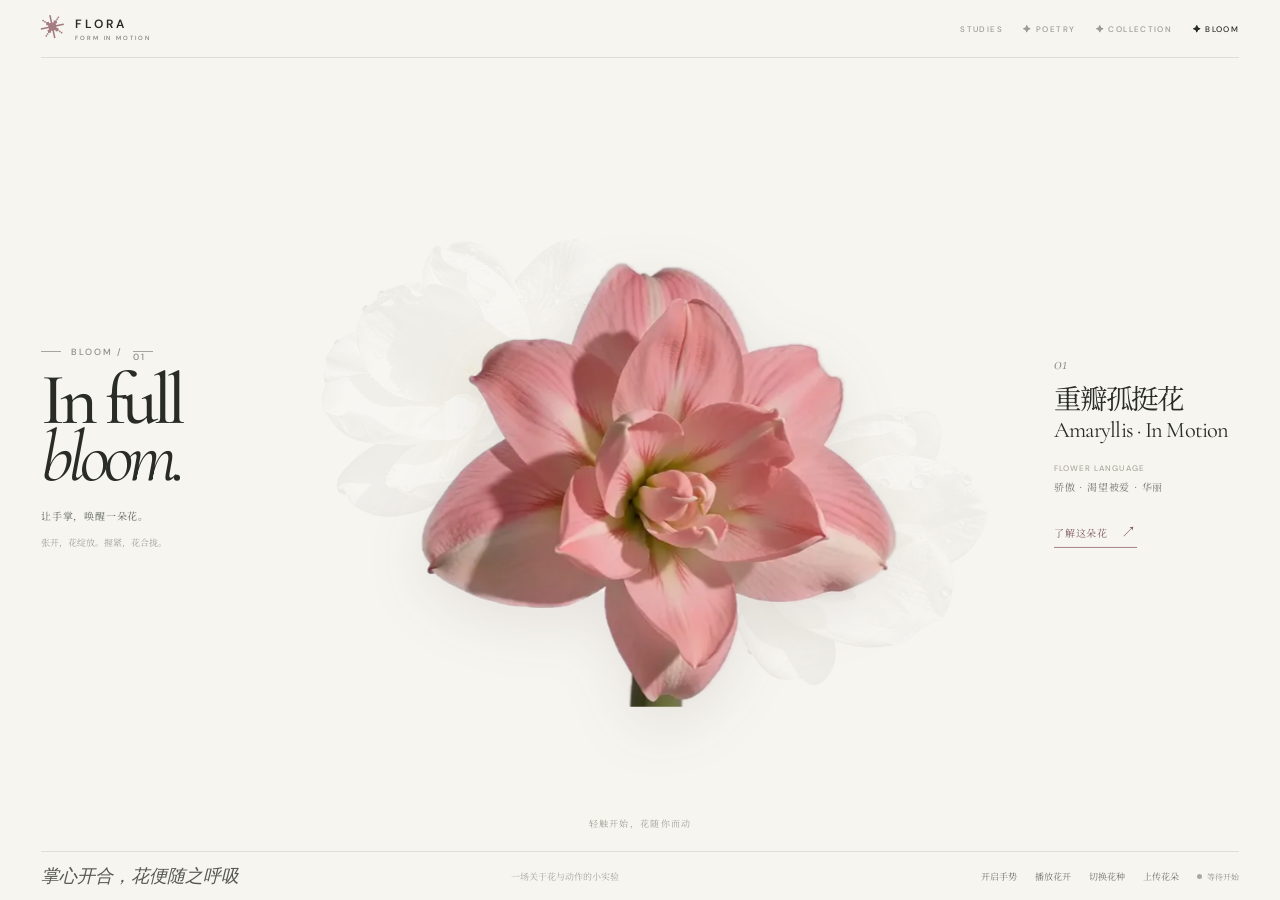
<file: index.html>
<!doctype html>
<html lang="zh-CN">
<head>
  <meta charset="UTF-8" />
  <meta name="viewport" content="width=device-width, initial-scale=1.0" />
  <meta name="theme-color" content="#f6f5f0" />
  <meta name="description" content="FLORA · 花开于指尖。让一朵花随你的手势开放与合拢。" />
  <link rel="icon" href="./assets/favicon.svg" type="image/svg+xml" />
  <title>FLORA — In full bloom</title>
  <link rel="stylesheet" href="./fonts.local.css" />
  <link rel="stylesheet" href="./styles.css" />
  <link rel="stylesheet" href="./pages.css" />
</head>
<body>
  <div class="shell">
    <header class="topbar">
      <a class="wordmark" href="./" aria-label="FLORA 首页"><span class="mark" aria-hidden="true">✳</span><span><strong>FLORA</strong><small>FORM IN MOTION</small></span></a>
      <nav class="topnav" aria-label="作品导航"><a href="./studies.html">STUDIES</a><a href="./poetry.html">✦ POETRY</a><a href="./collection.html">✦ COLLECTION</a><a class="active" href="./">✦ BLOOM</a></nav>
    </header>
    <main class="experience" id="camellia">
      <section class="intro" id="story" aria-labelledby="hero-title">
        <p class="eyebrow"><span></span> BLOOM / <span id="flower-count">01</span></p>
        <h1 id="hero-title">In full<br /><em>bloom.</em></h1>
        <p class="chinese-line">让手掌，唤醒一朵花。</p>
        <p class="intro-hint">张开，花绽放。握紧，花合拢。</p>
      </section>
      <div class="flower-field" id="flower-field" aria-label="动态花朵交互区域">
        <img class="hero-flower" src="./assets/white-camellias.webp" alt="背景中的两朵白色山茶花" />
        <div class="bloom-position" id="bloom-position" aria-hidden="true"><div class="bloom-stage" id="bloom-stage">
          <img class="bloom-animation" id="bloom-animation" src="./assets/pink-bloom-open.webp" alt="重瓣孤挺花的逐帧数字花" />
          <img class="species-bud" id="species-bud" alt="合拢的花朵" />
          <img class="species-open" id="species-open" alt="盛开的花朵" />
          <img class="custom-flower" id="custom-flower" alt="" />
        </div></div>
        <div class="camera-panel" aria-label="本机摄像头预览与手势骨架"><div class="camera-visual"><video id="camera" autoplay playsinline muted></video><canvas id="hand-overlay" aria-hidden="true"></canvas></div><div class="camera-caption">LIVE HAND TRACKING <span id="hand-count">0 / 2</span></div></div>
      </div>
      <aside class="flower-note" aria-label="花朵资料">
        <span class="flower-no" id="flower-no">01</span>
        <h2 id="flower-title">重瓣孤挺花<br /><i>Amaryllis · In Motion</i></h2>
        <p class="note-label">FLOWER LANGUAGE</p><p class="flower-meaning" id="flower-meaning">骄傲 · 渴望被爱 · 华丽</p>
        <button class="flower-info-button" id="flower-info-button" type="button" aria-label="了解重瓣孤挺花" aria-haspopup="dialog">了解这朵花 <span aria-hidden="true">↗</span></button>
      </aside>
      <div class="gesture-hud" id="gesture-hud" aria-live="off"><div class="hud-row"><span>01 主手开合</span><strong id="palm-value">等待识别</strong></div><div class="hud-track"><i id="palm-progress"></i></div><div class="hud-row"><span>02 第二只手向左滑</span><strong id="switch-value">等待识别</strong></div><div class="hud-track"><i id="switch-progress"></i></div></div>
      <div class="interaction-note" id="interaction-note" aria-live="polite">轻触开始，花随你而动</div>
      <output class="gesture-debug" id="gesture-debug" hidden></output>
    </main>
    <footer class="bottombar">
      <p class="footer-verse">掌心开合，花便随之呼吸</p><p class="footer-credit">一场关于花与动作的小实验</p>
      <div class="footer-actions">
        <button id="camera-button" type="button">开启手势</button>
        <button id="demo-button" type="button">播放花开</button>
        <button id="next-flower" type="button">切换花种</button>
        <button id="offline-button" type="button" hidden>保存离线版</button>
        <label class="file-action" for="flower-file" title="载入透明 PNG 或 WebP 花朵图片">上传花朵 <input id="flower-file" type="file" accept="image/png,image/webp" /></label>
        <span class="mode-indicator" id="mode-indicator"><i></i> 等待开始</span>
      </div>
    </footer>
  </div>
  <dialog class="flower-dialog" id="flower-dialog" aria-labelledby="dialog-flower-name">
    <div class="dialog-top"><span class="dialog-kicker" id="dialog-flower-number">FLORA / 01</span><button class="dialog-close" id="dialog-close" type="button" aria-label="关闭花朵介绍">×</button></div>
    <div class="dialog-body"><img id="dialog-flower-image" alt="" /><div class="dialog-copy"><p class="dialog-label" id="dialog-flower-label">FLOWER STUDY</p><h2 id="dialog-flower-name"></h2><p class="dialog-intro" id="dialog-flower-intro"></p><dl class="dialog-facts" id="dialog-flower-facts"></dl><p class="dialog-detail" id="dialog-flower-detail"></p><a class="dialog-source" id="dialog-flower-source" href="https://www.rhs.org.uk/" target="_blank" rel="noopener noreferrer" hidden>植物形态参考 · RHS ↗</a><p class="dialog-interaction">主手张合控制花开；第二只手向左滑，切换下一朵。</p></div></div>
  </dialog>
  <script type="module" src="./garden.js"></script>
</body>
</html>
</file>
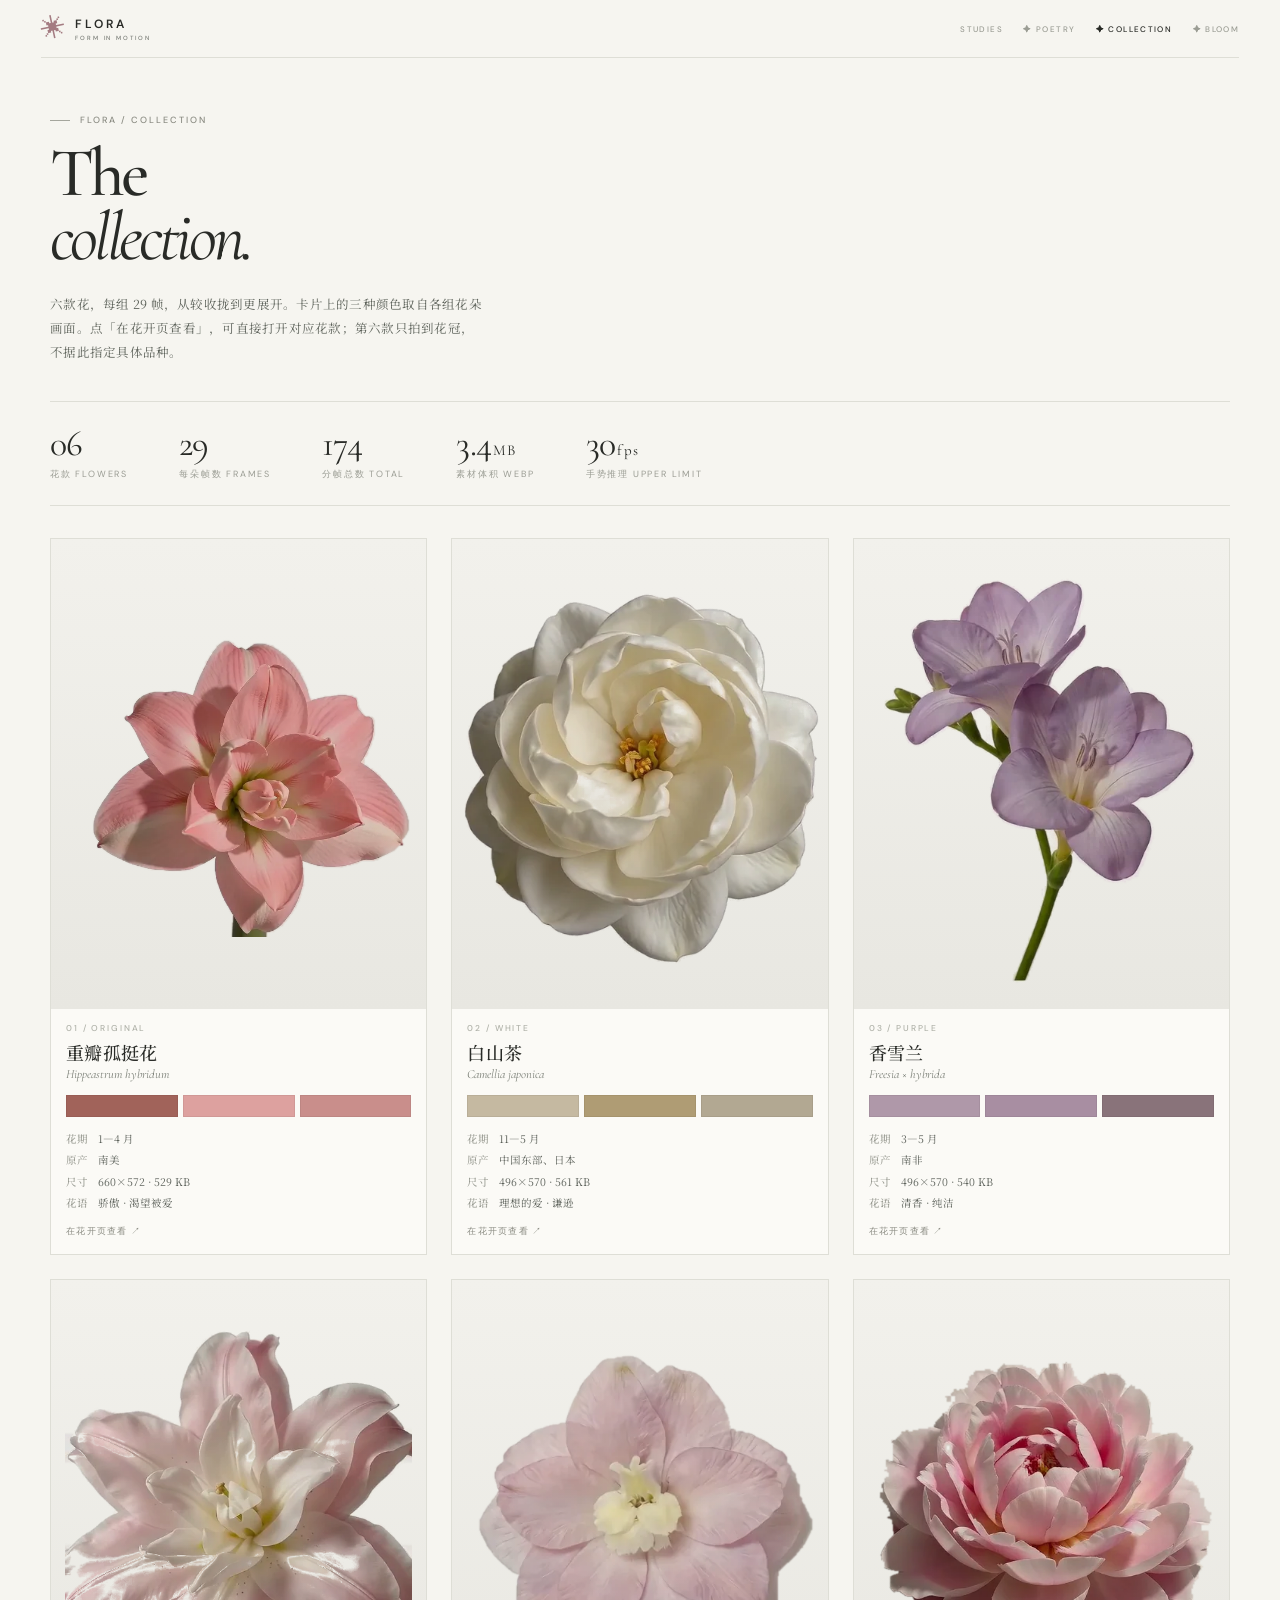
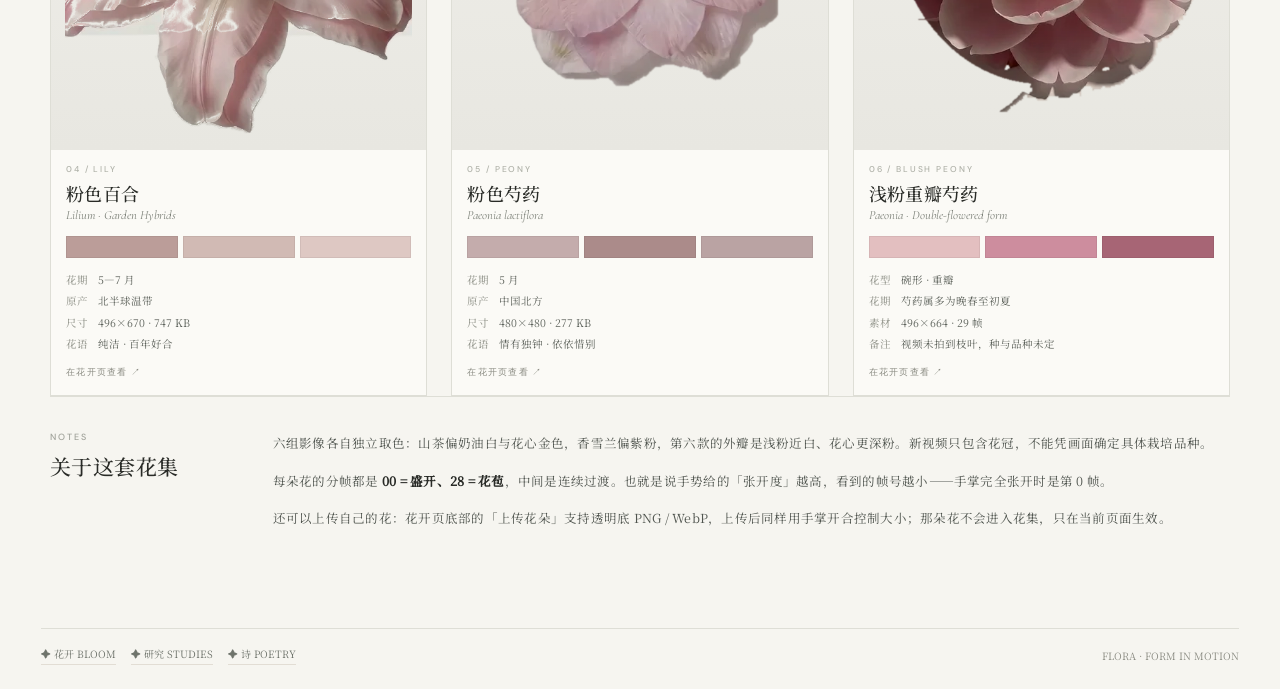
<file: collection.html>
<!doctype html>
<html lang="zh-CN">
<head>
  <meta charset="UTF-8" />
  <meta name="viewport" content="width=device-width, initial-scale=1.0" />
  <meta name="theme-color" content="#f6f5f0" />
  <meta name="description" content="FLORA · 花集：六款花、174 张分帧，附花型与观察资料。" />
  <link rel="icon" href="./assets/favicon.svg" type="image/svg+xml" />
  <title>COLLECTION · 花集 — FLORA</title>
  <link rel="stylesheet" href="./fonts.local.css" />
  <link rel="stylesheet" href="./styles.css" />
  <link rel="stylesheet" href="./pages.css" />
</head>
<body>
  <div class="doc-shell">
    <header class="topbar">
      <a class="wordmark" href="./" aria-label="FLORA 首页"><span class="mark" aria-hidden="true">✳</span><span><strong>FLORA</strong><small>FORM IN MOTION</small></span></a>
      <nav class="topnav" aria-label="作品导航"><a href="./studies.html">STUDIES</a><a href="./poetry.html">✦ POETRY</a><a class="active" href="./collection.html">✦ COLLECTION</a><a href="./">✦ BLOOM</a></nav>
    </header>
    <main class="doc-main">
      <p class="doc-eyebrow"><span></span>FLORA / COLLECTION</p>
      <h1 class="doc-title">The<br /><em>collection.</em></h1>
      <p class="doc-lede">六款花，每组 29 帧，从较收拢到更展开。卡片上的三种颜色取自各组花朵画面。点「在花开页查看」，可直接打开对应花款；第六款只拍到花冠，不据此指定具体品种。</p>

      <div class="stats">
        <div class="stat"><b>06</b><span>花款 FLOWERS</span></div>
        <div class="stat"><b>29</b><span>每朵帧数 FRAMES</span></div>
        <div class="stat"><b>174</b><span>分帧总数 TOTAL</span></div>
        <div class="stat"><b>3.4<span>MB</span></b><span>素材体积 WEBP</span></div>
        <div class="stat"><b>30<span>fps</span></b><span>手势推理 UPPER LIMIT</span></div>
      </div>

      <div class="cards">

        <article class="card">
          <div class="card-img"><img src="./assets/frames/flower_00.webp" alt="重瓣孤挺花盛开帧" loading="lazy" /></div>
          <div class="card-body">
            <span class="card-no">01 / ORIGINAL</span>
            <h3>重瓣孤挺花</h3>
            <span class="lat">Hippeastrum hybridum</span>
            <div class="swatches"><i class="sw" style="background:#a1635a"></i><i class="sw" style="background:#dda19f"></i><i class="sw" style="background:#c98e8b"></i></div>
            <div class="card-meta"><b>花期</b><span>1—4 月</span><b>原产</b><span>南美</span><b>尺寸</b><span>660×572 · 529 KB</span><b>花语</b><span>骄傲 · 渴望被爱</span></div>
            <a class="go" href="./index.html?flower=1">在花开页查看 ↗</a>
          </div>
        </article>

        <article class="card">
          <div class="card-img"><img src="./assets/seedance/white/flower_00.webp" alt="白山茶盛开帧" loading="lazy" /></div>
          <div class="card-body">
            <span class="card-no">02 / WHITE</span>
            <h3>白山茶</h3>
            <span class="lat">Camellia japonica</span>
            <div class="swatches"><i class="sw" style="background:#c5b9a1"></i><i class="sw" style="background:#af9c74"></i><i class="sw" style="background:#b2a892"></i></div>
            <div class="card-meta"><b>花期</b><span>11—5 月</span><b>原产</b><span>中国东部、日本</span><b>尺寸</b><span>496×570 · 561 KB</span><b>花语</b><span>理想的爱 · 谦逊</span></div>
            <a class="go" href="./index.html?flower=2">在花开页查看 ↗</a>
          </div>
        </article>

        <article class="card">
          <div class="card-img"><img src="./assets/seedance/purple/flower_00.webp" alt="香雪兰盛开帧" loading="lazy" /></div>
          <div class="card-body">
            <span class="card-no">03 / PURPLE</span>
            <h3>香雪兰</h3>
            <span class="lat">Freesia × hybrida</span>
            <div class="swatches"><i class="sw" style="background:#af98a9"></i><i class="sw" style="background:#a88ea2"></i><i class="sw" style="background:#89737a"></i></div>
            <div class="card-meta"><b>花期</b><span>3—5 月</span><b>原产</b><span>南非</span><b>尺寸</b><span>496×570 · 540 KB</span><b>花语</b><span>清香 · 纯洁</span></div>
            <a class="go" href="./index.html?flower=3">在花开页查看 ↗</a>
          </div>
        </article>

        <article class="card">
          <div class="card-img"><img src="./assets/seedance/lily/flower_00.webp" alt="粉色百合盛开帧" loading="lazy" /></div>
          <div class="card-body">
            <span class="card-no">04 / LILY</span>
            <h3>粉色百合</h3>
            <span class="lat">Lilium · Garden Hybrids</span>
            <div class="swatches"><i class="sw" style="background:#bb9d99"></i><i class="sw" style="background:#d1bab4"></i><i class="sw" style="background:#dec8c3"></i></div>
            <div class="card-meta"><b>花期</b><span>5—7 月</span><b>原产</b><span>北半球温带</span><b>尺寸</b><span>496×670 · 747 KB</span><b>花语</b><span>纯洁 · 百年好合</span></div>
            <a class="go" href="./index.html?flower=4">在花开页查看 ↗</a>
          </div>
        </article>

        <article class="card">
          <div class="card-img"><img src="./assets/seedance/peony/flower_00.webp" alt="粉色芍药盛开帧" loading="lazy" /></div>
          <div class="card-body">
            <span class="card-no">05 / PEONY</span>
            <h3>粉色芍药</h3>
            <span class="lat">Paeonia lactiflora</span>
            <div class="swatches"><i class="sw" style="background:#c4acac"></i><i class="sw" style="background:#ab8b8a"></i><i class="sw" style="background:#baa3a3"></i></div>
            <div class="card-meta"><b>花期</b><span>5 月</span><b>原产</b><span>中国北方</span><b>尺寸</b><span>480×480 · 277 KB</span><b>花语</b><span>情有独钟 · 依依惜别</span></div>
            <a class="go" href="./index.html?flower=5">在花开页查看 ↗</a>
          </div>
        </article>
        <article class="card">
          <div class="card-img"><img src="./assets/seedance/blush-peony/flower_00.webp" alt="浅粉重瓣芍药花冠" loading="lazy" /></div>
          <div class="card-body">
            <span class="card-no">06 / BLUSH PEONY</span>
            <h3>浅粉重瓣芍药</h3>
            <span class="lat">Paeonia · Double-flowered form</span>
            <div class="swatches"><i class="sw" style="background:#e3bfc0"></i><i class="sw" style="background:#cd8d9e"></i><i class="sw" style="background:#a76575"></i></div>
            <div class="card-meta"><b>花型</b><span>碗形 · 重瓣</span><b>花期</b><span>芍药属多为晚春至初夏</span><b>素材</b><span>496×664 · 29 帧</span><b>备注</b><span>视频未拍到枝叶，种与品种未定</span></div>
            <a class="go" href="./index.html?flower=6">在花开页查看 ↗</a>
          </div>
        </article>

      </div>

      <div class="doc-sec">
        <h2>NOTES<b>关于这套花集</b></h2>
        <div class="doc-sec-body">
          <p>六组影像各自独立取色：山茶偏奶油白与花心金色，香雪兰偏紫粉，第六款的外瓣是浅粉近白、花心更深粉。新视频只包含花冠，不能凭画面确定具体栽培品种。</p>
          <p>每朵花的分帧都是 <strong>00 = 盛开、28 = 花苞</strong>，中间是连续过渡。也就是说手势给的「张开度」越高，看到的帧号越小——手掌完全张开时是第 0 帧。</p>
          <p>还可以上传自己的花：花开页底部的「上传花朵」支持透明底 PNG / WebP，上传后同样用手掌开合控制大小；那朵花不会进入花集，只在当前页面生效。</p>
        </div>
      </div>
    </main>
    <footer class="doc-footer">
      <nav aria-label="页脚导航"><a href="./">✦ 花开 BLOOM</a><a href="./studies.html">✦ 研究 STUDIES</a><a href="./poetry.html">✦ 诗 POETRY</a></nav>
      <span>FLORA · FORM IN MOTION</span>
    </footer>
  </div>
</body>
</html>
</file>
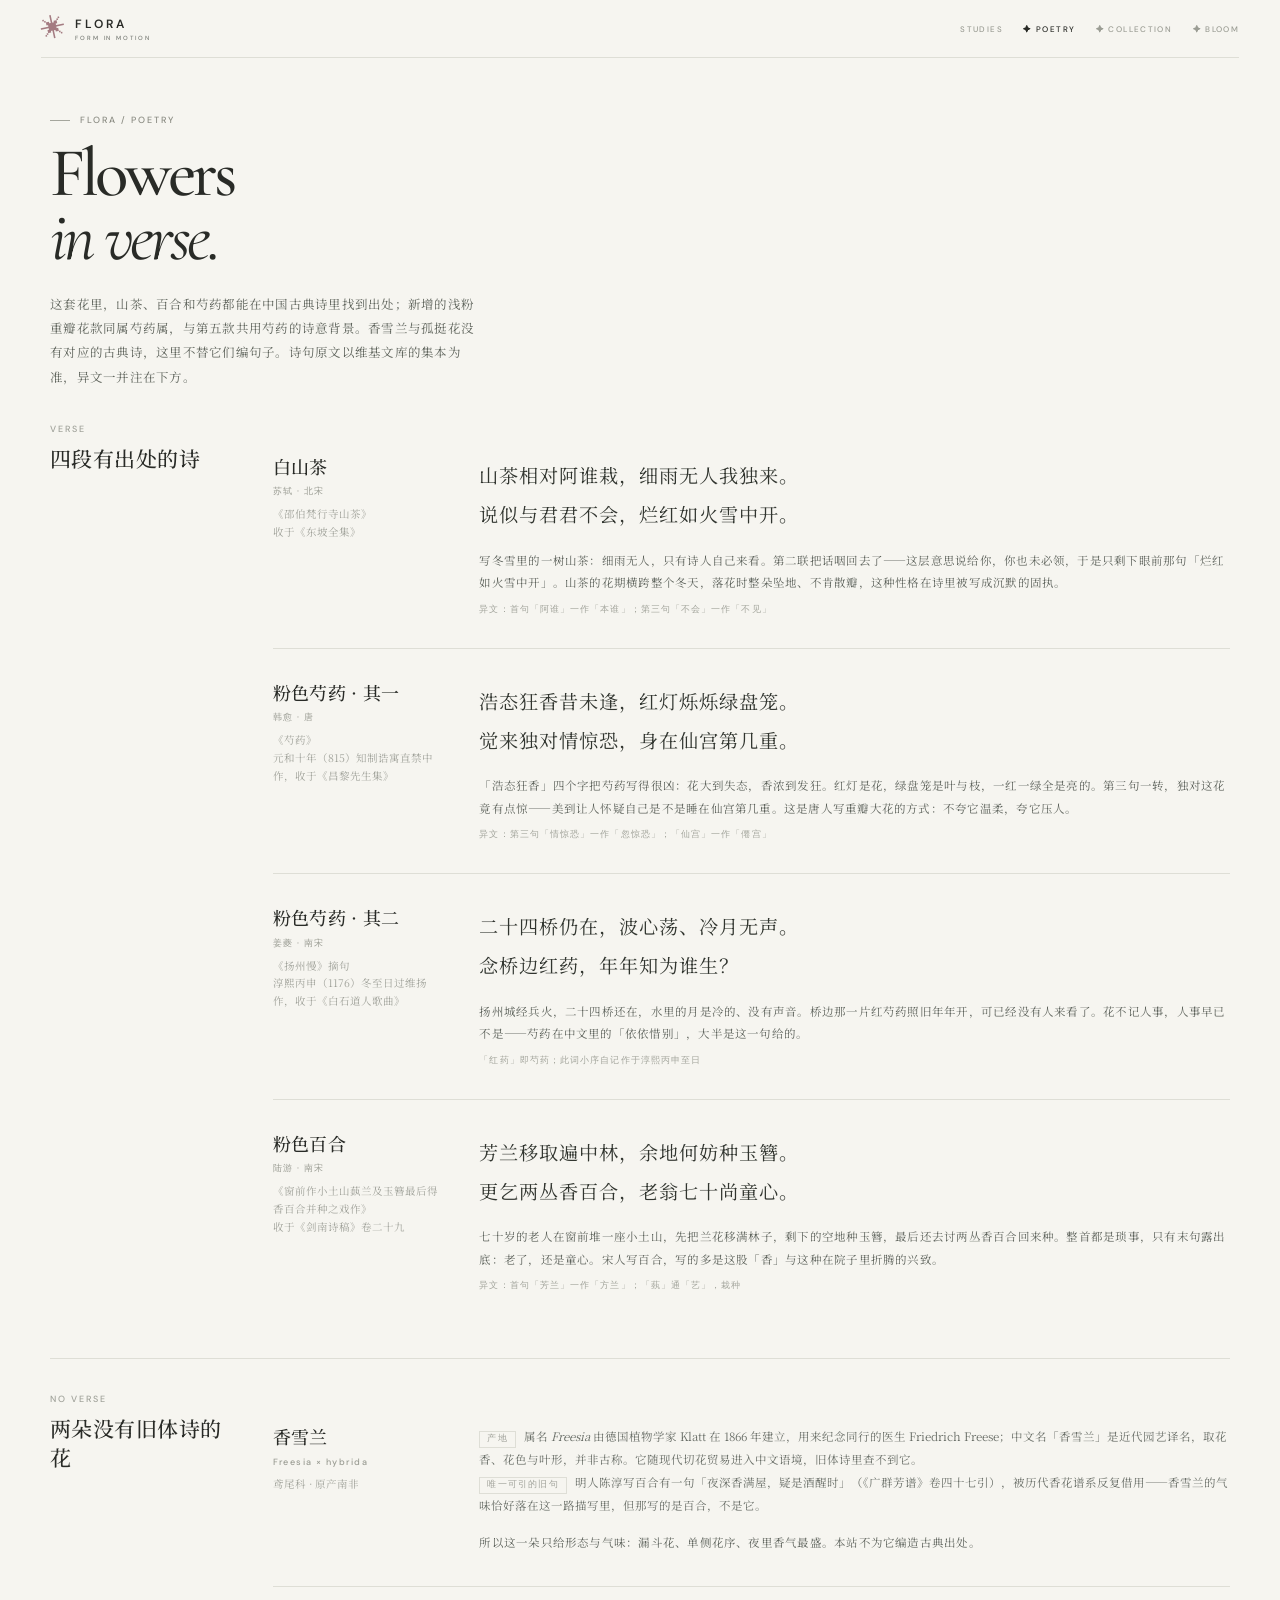
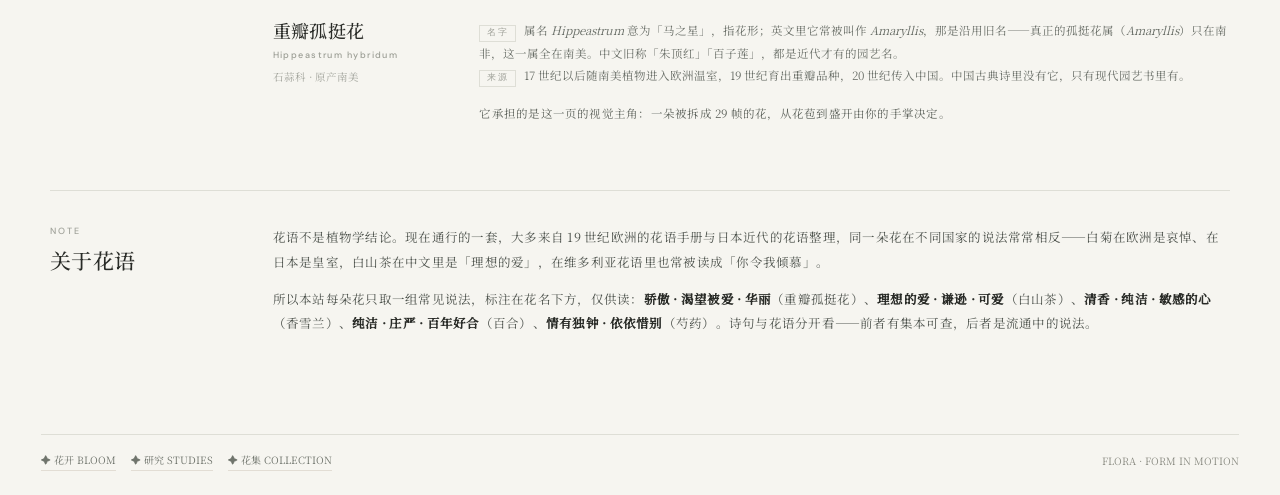
<file: poetry.html>
<!doctype html>
<html lang="zh-CN">
<head>
  <meta charset="UTF-8" />
  <meta name="viewport" content="width=device-width, initial-scale=1.0" />
  <meta name="theme-color" content="#f6f5f0" />
  <meta name="description" content="FLORA · 花与诗：山茶、芍药、百合的古典诗句与出处，以及两朵外来花为什么没有旧体诗。" />
  <link rel="icon" href="./assets/favicon.svg" type="image/svg+xml" />
  <title>POETRY · 花与诗 — FLORA</title>
  <link rel="stylesheet" href="./fonts.local.css" />
  <link rel="stylesheet" href="./styles.css" />
  <link rel="stylesheet" href="./pages.css" />
</head>
<body>
  <div class="doc-shell">
    <header class="topbar">
      <a class="wordmark" href="./" aria-label="FLORA 首页"><span class="mark" aria-hidden="true">✳</span><span><strong>FLORA</strong><small>FORM IN MOTION</small></span></a>
      <nav class="topnav" aria-label="作品导航"><a href="./studies.html">STUDIES</a><a class="active" href="./poetry.html">✦ POETRY</a><a href="./collection.html">✦ COLLECTION</a><a href="./">✦ BLOOM</a></nav>
    </header>
    <main class="doc-main">
      <p class="doc-eyebrow"><span></span>FLORA / POETRY</p>
      <h1 class="doc-title">Flowers<br /><em>in verse.</em></h1>
      <p class="doc-lede">这套花里，山茶、百合和芍药都能在中国古典诗里找到出处；新增的浅粉重瓣花款同属芍药属，与第五款共用芍药的诗意背景。香雪兰与孤挺花没有对应的古典诗，这里不替它们编句子。诗句原文以维基文库的集本为准，异文一并注在下方。</p>

      <div class="doc-sec">
        <h2>VERSE<b>四段有出处的诗</b></h2>
        <div class="doc-sec-body">

          <div class="verse">
            <div class="verse-meta">
              <h3>白山茶</h3>
              <span class="who">苏轼 · 北宋</span>
              <span class="from">《邵伯梵行寺山茶》<br />收于《东坡全集》</span>
            </div>
            <div>
              <p class="verse-poem">山茶相对阿谁栽，细雨无人我独来。<br />说似与君君不会，烂红如火雪中开。</p>
              <p class="verse-note">写冬雪里的一树山茶：细雨无人，只有诗人自己来看。第二联把话咽回去了——这层意思说给你，你也未必领，于是只剩下眼前那句「烂红如火雪中开」。山茶的花期横跨整个冬天，落花时整朵坠地、不肯散瓣，这种性格在诗里被写成沉默的固执。</p>
              <p class="verse-src">异文：首句「阿谁」一作「本谁」；第三句「不会」一作「不见」</p>
            </div>
          </div>

          <div class="verse">
            <div class="verse-meta">
              <h3>粉色芍药 · 其一</h3>
              <span class="who">韩愈 · 唐</span>
              <span class="from">《芍药》<br />元和十年（815）知制诰寓直禁中作，收于《昌黎先生集》</span>
            </div>
            <div>
              <p class="verse-poem">浩态狂香昔未逢，红灯烁烁绿盘笼。<br />觉来独对情惊恐，身在仙宫第几重。</p>
              <p class="verse-note">「浩态狂香」四个字把芍药写得很凶：花大到失态，香浓到发狂。红灯是花，绿盘笼是叶与枝，一红一绿全是亮的。第三句一转，独对这花竟有点惊——美到让人怀疑自己是不是睡在仙宫第几重。这是唐人写重瓣大花的方式：不夸它温柔，夸它压人。</p>
              <p class="verse-src">异文：第三句「情惊恐」一作「忽惊恐」；「仙宫」一作「僊宫」</p>
            </div>
          </div>

          <div class="verse">
            <div class="verse-meta">
              <h3>粉色芍药 · 其二</h3>
              <span class="who">姜夔 · 南宋</span>
              <span class="from">《扬州慢》摘句<br />淳熙丙申（1176）冬至日过维扬作，收于《白石道人歌曲》</span>
            </div>
            <div>
              <p class="verse-poem">二十四桥仍在，波心荡、冷月无声。<br />念桥边红药，年年知为谁生？</p>
              <p class="verse-note">扬州城经兵火，二十四桥还在，水里的月是冷的、没有声音。桥边那一片红芍药照旧年年开，可已经没有人来看了。花不记人事，人事早已不是——芍药在中文里的「依依惜别」，大半是这一句给的。</p>
              <p class="verse-src">「红药」即芍药；此词小序自记作于淳熙丙申至日</p>
            </div>
          </div>

          <div class="verse">
            <div class="verse-meta">
              <h3>粉色百合</h3>
              <span class="who">陆游 · 南宋</span>
              <span class="from">《窗前作小土山蓺兰及玉簪最后得香百合并种之戏作》<br />收于《剑南诗稿》卷二十九</span>
            </div>
            <div>
              <p class="verse-poem">芳兰移取遍中林，余地何妨种玉簪。<br />更乞两丛香百合，老翁七十尚童心。</p>
              <p class="verse-note">七十岁的老人在窗前堆一座小土山，先把兰花移满林子，剩下的空地种玉簪，最后还去讨两丛香百合回来种。整首都是琐事，只有末句露出底：老了，还是童心。宋人写百合，写的多是这股「香」与这种在院子里折腾的兴致。</p>
              <p class="verse-src">异文：首句「芳兰」一作「方兰」；「蓺」通「艺」，栽种</p>
            </div>
          </div>

        </div>
      </div>

      <div class="doc-sec">
        <h2>NO VERSE<b>两朵没有旧体诗的花</b></h2>
        <div class="doc-sec-body">
          <div class="verse">
            <div class="verse-meta">
              <h3>香雪兰</h3>
              <span class="who">Freesia × hybrida</span>
              <span class="from">鸢尾科 · 原产南非</span>
            </div>
            <div>
              <p class="verse-empty"><span class="tagline-inline">产地</span>属名 <em>Freesia</em> 由德国植物学家 Klatt 在 1866 年建立，用来纪念同行的医生 Friedrich Freese；中文名「香雪兰」是近代园艺译名，取花香、花色与叶形，并非古称。它随现代切花贸易进入中文语境，旧体诗里查不到它。</p>
              <p class="verse-empty"><span class="tagline-inline">唯一可引的旧句</span>明人陈淳写百合有一句「夜深香满屋，疑是酒醒时」（《广群芳谱》卷四十七引），被历代香花谱系反复借用——香雪兰的气味恰好落在这一路描写里，但那写的是百合，不是它。</p>
              <p class="verse-note">所以这一朵只给形态与气味：漏斗花、单侧花序、夜里香气最盛。本站不为它编造古典出处。</p>
            </div>
          </div>

          <div class="verse">
            <div class="verse-meta">
              <h3>重瓣孤挺花</h3>
              <span class="who">Hippeastrum hybridum</span>
              <span class="from">石蒜科 · 原产南美</span>
            </div>
            <div>
              <p class="verse-empty"><span class="tagline-inline">名字</span>属名 <em>Hippeastrum</em> 意为「马之星」，指花形；英文里它常被叫作 <em>Amaryllis</em>，那是沿用旧名——真正的孤挺花属（<em>Amaryllis</em>）只在南非，这一属全在南美。中文旧称「朱顶红」「百子莲」，都是近代才有的园艺名。</p>
              <p class="verse-empty"><span class="tagline-inline">来源</span>17 世纪以后随南美植物进入欧洲温室，19 世纪育出重瓣品种，20 世纪传入中国。中国古典诗里没有它，只有现代园艺书里有。</p>
              <p class="verse-note">它承担的是这一页的视觉主角：一朵被拆成 29 帧的花，从花苞到盛开由你的手掌决定。</p>
            </div>
          </div>
        </div>
      </div>

      <div class="doc-sec">
        <h2>NOTE<b>关于花语</b></h2>
        <div class="doc-sec-body">
          <p>花语不是植物学结论。现在通行的一套，大多来自 19 世纪欧洲的花语手册与日本近代的花语整理，同一朵花在不同国家的说法常常相反——白菊在欧洲是哀悼、在日本是皇室，白山茶在中文里是「理想的爱」，在维多利亚花语里也常被读成「你令我倾慕」。</p>
          <p>所以本站每朵花只取一组常见说法，标注在花名下方，仅供读：<strong>骄傲 · 渴望被爱 · 华丽</strong>（重瓣孤挺花）、<strong>理想的爱 · 谦逊 · 可爱</strong>（白山茶）、<strong>清香 · 纯洁 · 敏感的心</strong>（香雪兰）、<strong>纯洁 · 庄严 · 百年好合</strong>（百合）、<strong>情有独钟 · 依依惜别</strong>（芍药）。诗句与花语分开看——前者有集本可查，后者是流通中的说法。</p>
        </div>
      </div>
    </main>
    <footer class="doc-footer">
      <nav aria-label="页脚导航"><a href="./">✦ 花开 BLOOM</a><a href="./studies.html">✦ 研究 STUDIES</a><a href="./collection.html">✦ 花集 COLLECTION</a></nav>
      <span>FLORA · FORM IN MOTION</span>
    </footer>
  </div>
</body>
</html>
</file>
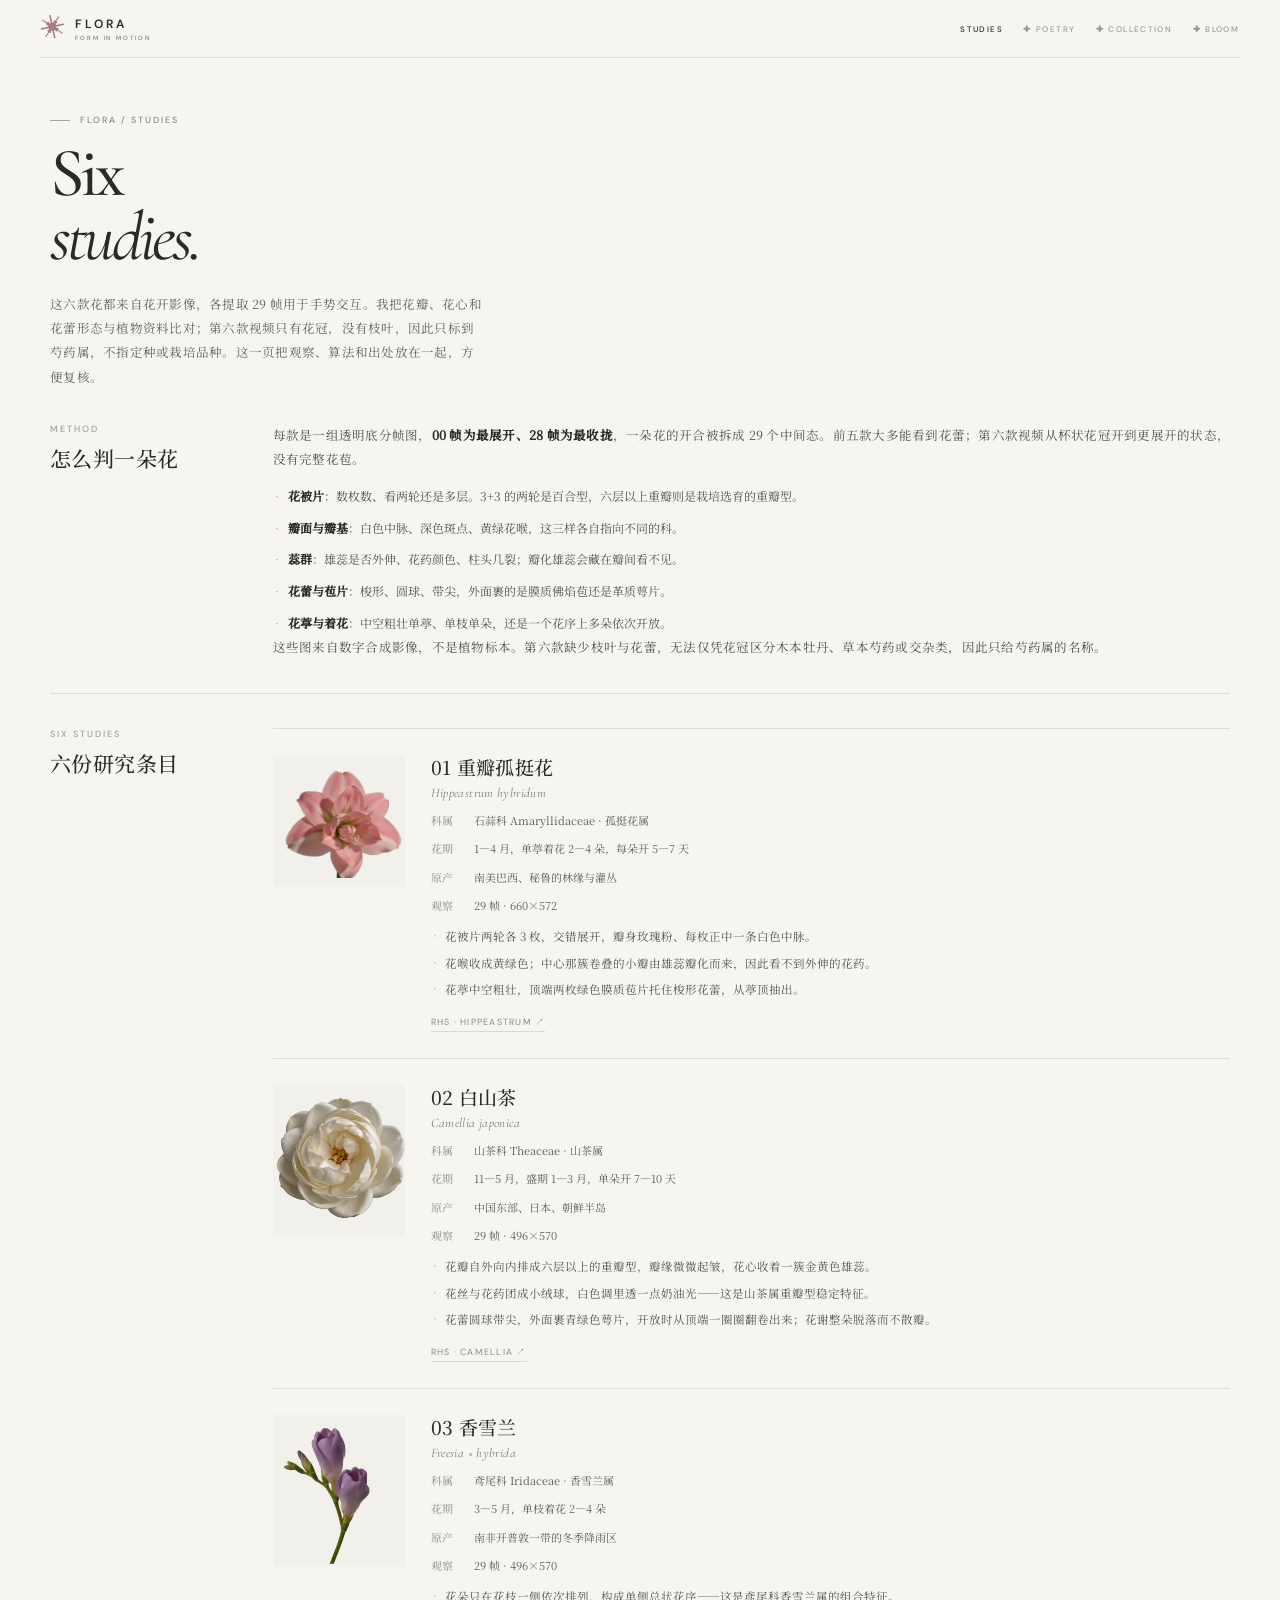
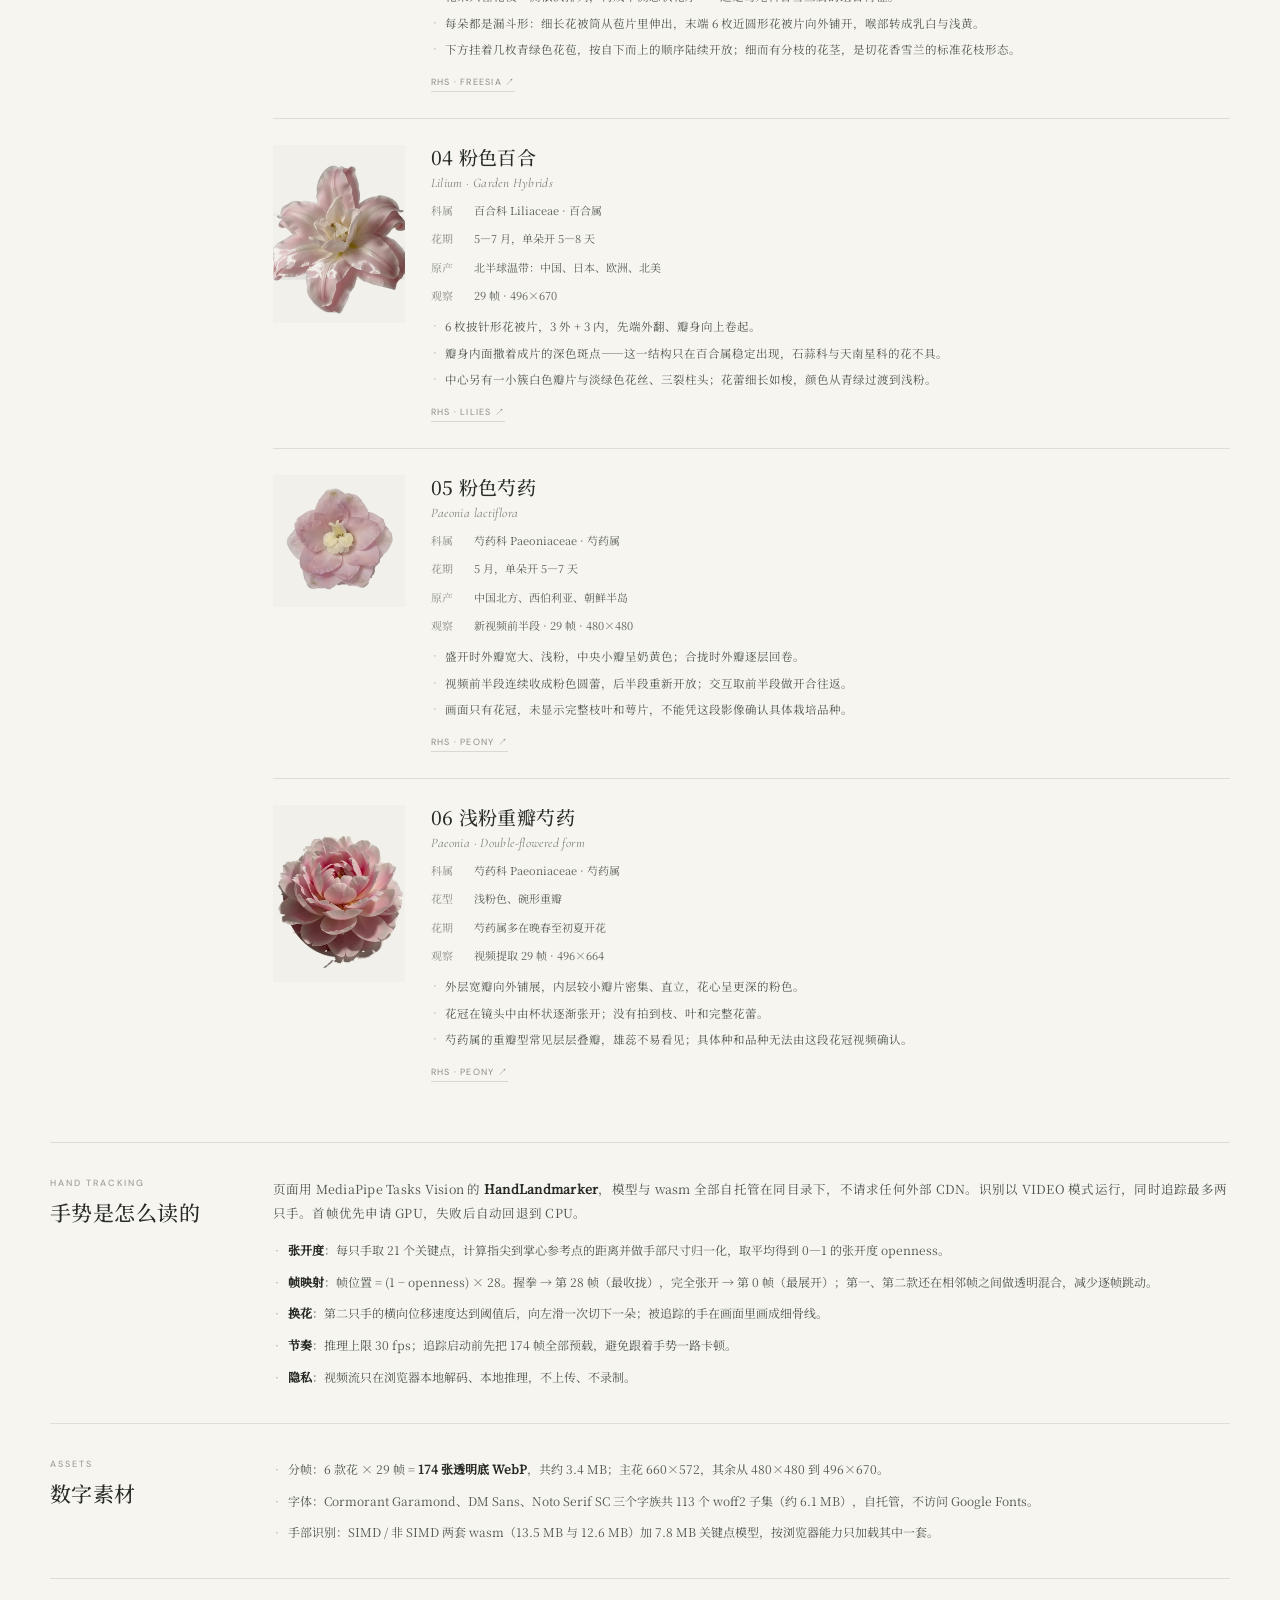
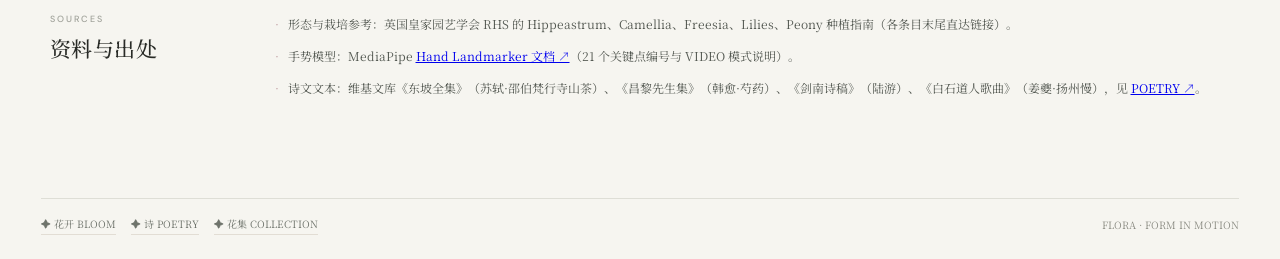
<file: studies.html>
<!doctype html>
<html lang="zh-CN">
<head>
  <meta charset="UTF-8" />
  <meta name="viewport" content="width=device-width, initial-scale=1.0" />
  <meta name="theme-color" content="#f6f5f0" />
  <meta name="description" content="FLORA · 花的研究：六款花的形态判据、29 帧逐帧比对方法、手势识别算法与资料出处。" />
  <link rel="icon" href="./assets/favicon.svg" type="image/svg+xml" />
  <title>STUDIES · 花的研究 — FLORA</title>
  <link rel="stylesheet" href="./fonts.local.css" />
  <link rel="stylesheet" href="./styles.css" />
  <link rel="stylesheet" href="./pages.css" />
</head>
<body>
  <div class="doc-shell">
    <header class="topbar">
      <a class="wordmark" href="./" aria-label="FLORA 首页"><span class="mark" aria-hidden="true">✳</span><span><strong>FLORA</strong><small>FORM IN MOTION</small></span></a>
      <nav class="topnav" aria-label="作品导航"><a class="active" href="./studies.html">STUDIES</a><a href="./poetry.html">✦ POETRY</a><a href="./collection.html">✦ COLLECTION</a><a href="./">✦ BLOOM</a></nav>
    </header>
    <main class="doc-main">
      <p class="doc-eyebrow"><span></span>FLORA / STUDIES</p>
      <h1 class="doc-title">Six<br /><em>studies.</em></h1>
      <p class="doc-lede">这六款花都来自花开影像，各提取 29 帧用于手势交互。我把花瓣、花心和花蕾形态与植物资料比对；第六款视频只有花冠，没有枝叶，因此只标到芍药属，不指定种或栽培品种。这一页把观察、算法和出处放在一起，方便复核。</p>

      <div class="doc-sec">
        <h2>METHOD<b>怎么判一朵花</b></h2>
        <div class="doc-sec-body">
          <p>每款是一组透明底分帧图，<strong>00 帧为最展开、28 帧为最收拢</strong>，一朵花的开合被拆成 29 个中间态。前五款大多能看到花蕾；第六款视频从杯状花冠开到更展开的状态，没有完整花苞。</p>
          <ul class="doc-list">
            <li><strong>花被片</strong>：数枚数、看两轮还是多层。3+3 的两轮是百合型，六层以上重瓣则是栽培选育的重瓣型。</li>
            <li><strong>瓣面与瓣基</strong>：白色中脉、深色斑点、黄绿花喉，这三样各自指向不同的科。</li>
            <li><strong>蕊群</strong>：雄蕊是否外伸、花药颜色、柱头几裂；瓣化雄蕊会藏在瓣间看不见。</li>
            <li><strong>花蕾与苞片</strong>：梭形、圆球、带尖，外面裹的是膜质佛焰苞还是革质萼片。</li>
            <li><strong>花葶与着花</strong>：中空粗壮单葶、单枝单朵，还是一个花序上多朵依次开放。</li>
          </ul>
          <p>这些图来自数字合成影像，不是植物标本。第六款缺少枝叶与花蕾，无法仅凭花冠区分木本牡丹、草本芍药或交杂类，因此只给芍药属的名称。</p>
        </div>
      </div>

      <div class="doc-sec">
        <h2>SIX STUDIES<b>六份研究条目</b></h2>
        <div class="doc-sec-body">
          <article class="study">
            <div class="study-img"><img src="./assets/frames/flower_09.webp" alt="重瓣孤挺花盛开帧" loading="lazy" /></div>
            <div>
              <h3>01 重瓣孤挺花<span class="lat">Hippeastrum hybridum</span></h3>
              <div class="fact-row"><b>科属</b><span>石蒜科 Amaryllidaceae · 孤挺花属</span></div>
              <div class="fact-row"><b>花期</b><span>1—4 月，单葶着花 2—4 朵，每朵开 5—7 天</span></div>
              <div class="fact-row"><b>原产</b><span>南美巴西、秘鲁的林缘与灌丛</span></div>
              <div class="fact-row"><b>观察</b><span>29 帧 · 660×572</span></div>
              <ul class="crit">
                <li>花被片两轮各 3 枚，交错展开，瓣身玫瑰粉、每枚正中一条白色中脉。</li>
                <li>花喉收成黄绿色；中心那簇卷叠的小瓣由雄蕊瓣化而来，因此看不到外伸的花药。</li>
                <li>花葶中空粗壮，顶端两枚绿色膜质苞片托住梭形花蕾，从葶顶抽出。</li>
              </ul>
              <a class="study-a" href="https://www.rhs.org.uk/plants/hippeastrum/growing-guide" target="_blank" rel="noopener noreferrer">RHS · HIPPEASTRUM ↗</a>
            </div>
          </article>

          <article class="study">
            <div class="study-img"><img src="./assets/seedance/white/flower_09.webp" alt="白山茶盛开帧" loading="lazy" /></div>
            <div>
              <h3>02 白山茶<span class="lat">Camellia japonica</span></h3>
              <div class="fact-row"><b>科属</b><span>山茶科 Theaceae · 山茶属</span></div>
              <div class="fact-row"><b>花期</b><span>11—5 月，盛期 1—3 月，单朵开 7—10 天</span></div>
              <div class="fact-row"><b>原产</b><span>中国东部、日本、朝鲜半岛</span></div>
              <div class="fact-row"><b>观察</b><span>29 帧 · 496×570</span></div>
              <ul class="crit">
                <li>花瓣自外向内排成六层以上的重瓣型，瓣缘微微起皱，花心收着一簇金黄色雄蕊。</li>
                <li>花丝与花药团成小绒球，白色调里透一点奶油光——这是山茶属重瓣型稳定特征。</li>
                <li>花蕾圆球带尖，外面裹青绿色萼片，开放时从顶端一圈圈翻卷出来；花谢整朵脱落而不散瓣。</li>
              </ul>
              <a class="study-a" href="https://www.rhs.org.uk/plants/camellia/growing-guide" target="_blank" rel="noopener noreferrer">RHS · CAMELLIA ↗</a>
            </div>
          </article>

          <article class="study">
            <div class="study-img"><img src="./assets/seedance/purple/flower_09.webp" alt="香雪兰盛开帧" loading="lazy" /></div>
            <div>
              <h3>03 香雪兰<span class="lat">Freesia × hybrida</span></h3>
              <div class="fact-row"><b>科属</b><span>鸢尾科 Iridaceae · 香雪兰属</span></div>
              <div class="fact-row"><b>花期</b><span>3—5 月，单枝着花 2—4 朵</span></div>
              <div class="fact-row"><b>原产</b><span>南非开普敦一带的冬季降雨区</span></div>
              <div class="fact-row"><b>观察</b><span>29 帧 · 496×570</span></div>
              <ul class="crit">
                <li>花朵只在花枝一侧依次排列，构成单侧总状花序——这是鸢尾科香雪兰属的组合特征。</li>
                <li>每朵都是漏斗形：细长花被筒从苞片里伸出，末端 6 枚近圆形花被片向外铺开，喉部转成乳白与浅黄。</li>
                <li>下方挂着几枚青绿色花苞，按自下而上的顺序陆续开放；细而有分枝的花茎，是切花香雪兰的标准花枝形态。</li>
              </ul>
              <a class="study-a" href="https://www.rhs.org.uk/plants/freesia" target="_blank" rel="noopener noreferrer">RHS · FREESIA ↗</a>
            </div>
          </article>

          <article class="study">
            <div class="study-img"><img src="./assets/seedance/lily/flower_09.webp" alt="粉色百合盛开帧" loading="lazy" /></div>
            <div>
              <h3>04 粉色百合<span class="lat">Lilium · Garden Hybrids</span></h3>
              <div class="fact-row"><b>科属</b><span>百合科 Liliaceae · 百合属</span></div>
              <div class="fact-row"><b>花期</b><span>5—7 月，单朵开 5—8 天</span></div>
              <div class="fact-row"><b>原产</b><span>北半球温带：中国、日本、欧洲、北美</span></div>
              <div class="fact-row"><b>观察</b><span>29 帧 · 496×670</span></div>
              <ul class="crit">
                <li>6 枚披针形花被片，3 外 + 3 内，先端外翻、瓣身向上卷起。</li>
                <li>瓣身内面撒着成片的深色斑点——这一结构只在百合属稳定出现，石蒜科与天南星科的花不具。</li>
                <li>中心另有一小簇白色瓣片与淡绿色花丝、三裂柱头；花蕾细长如梭，颜色从青绿过渡到浅粉。</li>
              </ul>
              <a class="study-a" href="https://www.rhs.org.uk/plants/lilies/how-to-grow-lilies" target="_blank" rel="noopener noreferrer">RHS · LILIES ↗</a>
            </div>
          </article>

          <article class="study">
            <div class="study-img"><img src="./assets/seedance/peony/flower_09.webp" alt="粉色芍药盛开帧" loading="lazy" /></div>
            <div>
              <h3>05 粉色芍药<span class="lat">Paeonia lactiflora</span></h3>
              <div class="fact-row"><b>科属</b><span>芍药科 Paeoniaceae · 芍药属</span></div>
              <div class="fact-row"><b>花期</b><span>5 月，单朵开 5—7 天</span></div>
              <div class="fact-row"><b>原产</b><span>中国北方、西伯利亚、朝鲜半岛</span></div>
              <div class="fact-row"><b>观察</b><span>新视频前半段 · 29 帧 · 480×480</span></div>
              <ul class="crit">
                <li>盛开时外瓣宽大、浅粉，中央小瓣呈奶黄色；合拢时外瓣逐层回卷。</li>
                <li>视频前半段连续收成粉色圆蕾，后半段重新开放；交互取前半段做开合往返。</li>
                <li>画面只有花冠，未显示完整枝叶和萼片，不能凭这段影像确认具体栽培品种。</li>
              </ul>
              <a class="study-a" href="https://www.rhs.org.uk/plants/peony/herbaceous/growing-guide" target="_blank" rel="noopener noreferrer">RHS · PEONY ↗</a>
            </div>
          </article>
          <article class="study">
            <div class="study-img"><img src="./assets/seedance/blush-peony/flower_00.webp" alt="浅粉重瓣芍药花冠" loading="lazy" /></div>
            <div>
              <h3>06 浅粉重瓣芍药<span class="lat">Paeonia · Double-flowered form</span></h3>
              <div class="fact-row"><b>科属</b><span>芍药科 Paeoniaceae · 芍药属</span></div>
              <div class="fact-row"><b>花型</b><span>浅粉色、碗形重瓣</span></div>
              <div class="fact-row"><b>花期</b><span>芍药属多在晚春至初夏开花</span></div>
              <div class="fact-row"><b>观察</b><span>视频提取 29 帧 · 496×664</span></div>
              <ul class="crit">
                <li>外层宽瓣向外铺展，内层较小瓣片密集、直立，花心呈更深的粉色。</li>
                <li>花冠在镜头中由杯状逐渐张开；没有拍到枝、叶和完整花蕾。</li>
                <li>芍药属的重瓣型常见层层叠瓣，雄蕊不易看见；具体种和品种无法由这段花冠视频确认。</li>
              </ul>
              <a class="study-a" href="https://www.rhs.org.uk/plants/peony" target="_blank" rel="noopener noreferrer">RHS · PEONY ↗</a>
            </div>
          </article>
        </div>
      </div>

      <div class="doc-sec">
        <h2>HAND TRACKING<b>手势是怎么读的</b></h2>
        <div class="doc-sec-body">
          <p>页面用 MediaPipe Tasks Vision 的 <strong>HandLandmarker</strong>，模型与 wasm 全部自托管在同目录下，不请求任何外部 CDN。识别以 VIDEO 模式运行，同时追踪最多两只手。首帧优先申请 GPU，失败后自动回退到 CPU。</p>
          <ul class="doc-list">
            <li><strong>张开度</strong>：每只手取 21 个关键点，计算指尖到掌心参考点的距离并做手部尺寸归一化，取平均得到 0—1 的张开度 openness。</li>
            <li><strong>帧映射</strong>：帧位置 = (1 − openness) × 28。握拳 → 第 28 帧（最收拢），完全张开 → 第 0 帧（最展开）；第一、第二款还在相邻帧之间做透明混合，减少逐帧跳动。</li>
            <li><strong>换花</strong>：第二只手的横向位移速度达到阈值后，向左滑一次切下一朵；被追踪的手在画面里画成细骨线。</li>
            <li><strong>节奏</strong>：推理上限 30 fps；追踪启动前先把 174 帧全部预载，避免跟着手势一路卡顿。</li>
            <li><strong>隐私</strong>：视频流只在浏览器本地解码、本地推理，不上传、不录制。</li>
          </ul>
        </div>
      </div>

      <div class="doc-sec">
        <h2>ASSETS<b>数字素材</b></h2>
        <div class="doc-sec-body">
          <ul class="doc-list">
            <li>分帧：6 款花 × 29 帧 = <strong>174 张透明底 WebP</strong>，共约 3.4 MB；主花 660×572，其余从 480×480 到 496×670。</li>
            <li>字体：Cormorant Garamond、DM Sans、Noto Serif SC 三个字族共 113 个 woff2 子集（约 6.1 MB），自托管，不访问 Google Fonts。</li>
            <li>手部识别：SIMD / 非 SIMD 两套 wasm（13.5 MB 与 12.6 MB）加 7.8 MB 关键点模型，按浏览器能力只加载其中一套。</li>
          </ul>
        </div>
      </div>

      <div class="doc-sec">
        <h2>SOURCES<b>资料与出处</b></h2>
        <div class="doc-sec-body">
          <ul class="doc-list">
            <li>形态与栽培参考：英国皇家园艺学会 RHS 的 Hippeastrum、Camellia、Freesia、Lilies、Peony 种植指南（各条目末尾直达链接）。</li>
            <li>手势模型：MediaPipe <a href="https://ai.google.dev/edge/mediapipe/solutions/vision/hand_landmarker" target="_blank" rel="noopener noreferrer">Hand Landmarker 文档 ↗</a>（21 个关键点编号与 VIDEO 模式说明）。</li>
            <li>诗文文本：维基文库《东坡全集》（苏轼·邵伯梵行寺山茶）、《昌黎先生集》（韩愈·芍药）、《剑南诗稿》（陆游）、《白石道人歌曲》（姜夔·扬州慢），见 <a href="./poetry.html">POETRY ↗</a>。</li>
          </ul>
        </div>
      </div>
    </main>
    <footer class="doc-footer">
      <nav aria-label="页脚导航"><a href="./">✦ 花开 BLOOM</a><a href="./poetry.html">✦ 诗 POETRY</a><a href="./collection.html">✦ 花集 COLLECTION</a></nav>
      <span>FLORA · FORM IN MOTION</span>
    </footer>
  </div>
</body>
</html>
</file>
<file: fonts.local.css>
/* cyrillic-ext */
@font-face {
  font-family: 'Cormorant Garamond';
  font-style: italic;
  font-weight: 400;
  font-display: swap;
  src: url(./assets/fonts/cormorantgaramond-co3ZmX5slCNuHLi8bLeY9MK7whWMhyjYrEtFmSq17w.woff2) format('woff2');
  unicode-range: U+0460-052F, U+1C80-1C8A, U+20B4, U+2DE0-2DFF, U+A640-A69F, U+FE2E-FE2F;
}
/* cyrillic */
@font-face {
  font-family: 'Cormorant Garamond';
  font-style: italic;
  font-weight: 400;
  font-display: swap;
  src: url(./assets/fonts/cormorantgaramond-co3ZmX5slCNuHLi8bLeY9MK7whWMhyjYrEtMmSq17w.woff2) format('woff2');
  unicode-range: U+0301, U+0400-045F, U+0490-0491, U+04B0-04B1, U+2116;
}
/* vietnamese */
@font-face {
  font-family: 'Cormorant Garamond';
  font-style: italic;
  font-weight: 400;
  font-display: swap;
  src: url(./assets/fonts/cormorantgaramond-co3ZmX5slCNuHLi8bLeY9MK7whWMhyjYrEtHmSq17w.woff2) format('woff2');
  unicode-range: U+0102-0103, U+0110-0111, U+0128-0129, U+0168-0169, U+01A0-01A1, U+01AF-01B0, U+0300-0301, U+0303-0304, U+0308-0309, U+0323, U+0329, U+1EA0-1EF9, U+20AB;
}
/* latin-ext */
@font-face {
  font-family: 'Cormorant Garamond';
  font-style: italic;
  font-weight: 400;
  font-display: swap;
  src: url(./assets/fonts/cormorantgaramond-co3ZmX5slCNuHLi8bLeY9MK7whWMhyjYrEtGmSq17w.woff2) format('woff2');
  unicode-range: U+0100-02BA, U+02BD-02C5, U+02C7-02CC, U+02CE-02D7, U+02DD-02FF, U+0304, U+0308, U+0329, U+1D00-1DBF, U+1E00-1E9F, U+1EF2-1EFF, U+2020, U+20A0-20AB, U+20AD-20C4, U+2113, U+2C60-2C7F, U+A720-A7FF;
}
/* latin */
@font-face {
  font-family: 'Cormorant Garamond';
  font-style: italic;
  font-weight: 400;
  font-display: swap;
  src: url(./assets/fonts/cormorantgaramond-co3ZmX5slCNuHLi8bLeY9MK7whWMhyjYrEtImSo.woff2) format('woff2');
  unicode-range: U+0000-00FF, U+0131, U+0152-0153, U+02BB-02BC, U+02C6, U+02DA, U+02DC, U+0304, U+0308, U+0329, U+2000-206F, U+20AC, U+2122, U+2191, U+2193, U+2212, U+2215, U+FEFF, U+FFFD;
}
/* cyrillic-ext */
@font-face {
  font-family: 'Cormorant Garamond';
  font-style: italic;
  font-weight: 500;
  font-display: swap;
  src: url(./assets/fonts/cormorantgaramond-co3ZmX5slCNuHLi8bLeY9MK7whWMhyjYrEtFmSq17w.woff2) format('woff2');
  unicode-range: U+0460-052F, U+1C80-1C8A, U+20B4, U+2DE0-2DFF, U+A640-A69F, U+FE2E-FE2F;
}
/* cyrillic */
@font-face {
  font-family: 'Cormorant Garamond';
  font-style: italic;
  font-weight: 500;
  font-display: swap;
  src: url(./assets/fonts/cormorantgaramond-co3ZmX5slCNuHLi8bLeY9MK7whWMhyjYrEtMmSq17w.woff2) format('woff2');
  unicode-range: U+0301, U+0400-045F, U+0490-0491, U+04B0-04B1, U+2116;
}
/* vietnamese */
@font-face {
  font-family: 'Cormorant Garamond';
  font-style: italic;
  font-weight: 500;
  font-display: swap;
  src: url(./assets/fonts/cormorantgaramond-co3ZmX5slCNuHLi8bLeY9MK7whWMhyjYrEtHmSq17w.woff2) format('woff2');
  unicode-range: U+0102-0103, U+0110-0111, U+0128-0129, U+0168-0169, U+01A0-01A1, U+01AF-01B0, U+0300-0301, U+0303-0304, U+0308-0309, U+0323, U+0329, U+1EA0-1EF9, U+20AB;
}
/* latin-ext */
@font-face {
  font-family: 'Cormorant Garamond';
  font-style: italic;
  font-weight: 500;
  font-display: swap;
  src: url(./assets/fonts/cormorantgaramond-co3ZmX5slCNuHLi8bLeY9MK7whWMhyjYrEtGmSq17w.woff2) format('woff2');
  unicode-range: U+0100-02BA, U+02BD-02C5, U+02C7-02CC, U+02CE-02D7, U+02DD-02FF, U+0304, U+0308, U+0329, U+1D00-1DBF, U+1E00-1E9F, U+1EF2-1EFF, U+2020, U+20A0-20AB, U+20AD-20C4, U+2113, U+2C60-2C7F, U+A720-A7FF;
}
/* latin */
@font-face {
  font-family: 'Cormorant Garamond';
  font-style: italic;
  font-weight: 500;
  font-display: swap;
  src: url(./assets/fonts/cormorantgaramond-co3ZmX5slCNuHLi8bLeY9MK7whWMhyjYrEtImSo.woff2) format('woff2');
  unicode-range: U+0000-00FF, U+0131, U+0152-0153, U+02BB-02BC, U+02C6, U+02DA, U+02DC, U+0304, U+0308, U+0329, U+2000-206F, U+20AC, U+2122, U+2191, U+2193, U+2212, U+2215, U+FEFF, U+FFFD;
}
/* cyrillic-ext */
@font-face {
  font-family: 'Cormorant Garamond';
  font-style: normal;
  font-weight: 400;
  font-display: swap;
  src: url(./assets/fonts/cormorantgaramond-co3bmX5slCNuHLi8bLeY9MK7whWMhyjYpHtKgS4.woff2) format('woff2');
  unicode-range: U+0460-052F, U+1C80-1C8A, U+20B4, U+2DE0-2DFF, U+A640-A69F, U+FE2E-FE2F;
}
/* cyrillic */
@font-face {
  font-family: 'Cormorant Garamond';
  font-style: normal;
  font-weight: 400;
  font-display: swap;
  src: url(./assets/fonts/cormorantgaramond-co3bmX5slCNuHLi8bLeY9MK7whWMhyjYrXtKgS4.woff2) format('woff2');
  unicode-range: U+0301, U+0400-045F, U+0490-0491, U+04B0-04B1, U+2116;
}
/* vietnamese */
@font-face {
  font-family: 'Cormorant Garamond';
  font-style: normal;
  font-weight: 400;
  font-display: swap;
  src: url(./assets/fonts/cormorantgaramond-co3bmX5slCNuHLi8bLeY9MK7whWMhyjYpntKgS4.woff2) format('woff2');
  unicode-range: U+0102-0103, U+0110-0111, U+0128-0129, U+0168-0169, U+01A0-01A1, U+01AF-01B0, U+0300-0301, U+0303-0304, U+0308-0309, U+0323, U+0329, U+1EA0-1EF9, U+20AB;
}
/* latin-ext */
@font-face {
  font-family: 'Cormorant Garamond';
  font-style: normal;
  font-weight: 400;
  font-display: swap;
  src: url(./assets/fonts/cormorantgaramond-co3bmX5slCNuHLi8bLeY9MK7whWMhyjYp3tKgS4.woff2) format('woff2');
  unicode-range: U+0100-02BA, U+02BD-02C5, U+02C7-02CC, U+02CE-02D7, U+02DD-02FF, U+0304, U+0308, U+0329, U+1D00-1DBF, U+1E00-1E9F, U+1EF2-1EFF, U+2020, U+20A0-20AB, U+20AD-20C4, U+2113, U+2C60-2C7F, U+A720-A7FF;
}
/* latin */
@font-face {
  font-family: 'Cormorant Garamond';
  font-style: normal;
  font-weight: 400;
  font-display: swap;
  src: url(./assets/fonts/cormorantgaramond-co3bmX5slCNuHLi8bLeY9MK7whWMhyjYqXtK.woff2) format('woff2');
  unicode-range: U+0000-00FF, U+0131, U+0152-0153, U+02BB-02BC, U+02C6, U+02DA, U+02DC, U+0304, U+0308, U+0329, U+2000-206F, U+20AC, U+2122, U+2191, U+2193, U+2212, U+2215, U+FEFF, U+FFFD;
}
/* cyrillic-ext */
@font-face {
  font-family: 'Cormorant Garamond';
  font-style: normal;
  font-weight: 500;
  font-display: swap;
  src: url(./assets/fonts/cormorantgaramond-co3bmX5slCNuHLi8bLeY9MK7whWMhyjYpHtKgS4.woff2) format('woff2');
  unicode-range: U+0460-052F, U+1C80-1C8A, U+20B4, U+2DE0-2DFF, U+A640-A69F, U+FE2E-FE2F;
}
/* cyrillic */
@font-face {
  font-family: 'Cormorant Garamond';
  font-style: normal;
  font-weight: 500;
  font-display: swap;
  src: url(./assets/fonts/cormorantgaramond-co3bmX5slCNuHLi8bLeY9MK7whWMhyjYrXtKgS4.woff2) format('woff2');
  unicode-range: U+0301, U+0400-045F, U+0490-0491, U+04B0-04B1, U+2116;
}
/* vietnamese */
@font-face {
  font-family: 'Cormorant Garamond';
  font-style: normal;
  font-weight: 500;
  font-display: swap;
  src: url(./assets/fonts/cormorantgaramond-co3bmX5slCNuHLi8bLeY9MK7whWMhyjYpntKgS4.woff2) format('woff2');
  unicode-range: U+0102-0103, U+0110-0111, U+0128-0129, U+0168-0169, U+01A0-01A1, U+01AF-01B0, U+0300-0301, U+0303-0304, U+0308-0309, U+0323, U+0329, U+1EA0-1EF9, U+20AB;
}
/* latin-ext */
@font-face {
  font-family: 'Cormorant Garamond';
  font-style: normal;
  font-weight: 500;
  font-display: swap;
  src: url(./assets/fonts/cormorantgaramond-co3bmX5slCNuHLi8bLeY9MK7whWMhyjYp3tKgS4.woff2) format('woff2');
  unicode-range: U+0100-02BA, U+02BD-02C5, U+02C7-02CC, U+02CE-02D7, U+02DD-02FF, U+0304, U+0308, U+0329, U+1D00-1DBF, U+1E00-1E9F, U+1EF2-1EFF, U+2020, U+20A0-20AB, U+20AD-20C4, U+2113, U+2C60-2C7F, U+A720-A7FF;
}
/* latin */
@font-face {
  font-family: 'Cormorant Garamond';
  font-style: normal;
  font-weight: 500;
  font-display: swap;
  src: url(./assets/fonts/cormorantgaramond-co3bmX5slCNuHLi8bLeY9MK7whWMhyjYqXtK.woff2) format('woff2');
  unicode-range: U+0000-00FF, U+0131, U+0152-0153, U+02BB-02BC, U+02C6, U+02DA, U+02DC, U+0304, U+0308, U+0329, U+2000-206F, U+20AC, U+2122, U+2191, U+2193, U+2212, U+2215, U+FEFF, U+FFFD;
}
/* latin-ext */
@font-face {
  font-family: 'DM Sans';
  font-style: normal;
  font-weight: 400;
  font-display: swap;
  src: url(./assets/fonts/dmsans-rP2Yp2ywxg089UriI5-g4vlH9VoD8Cmcqbu6-K6h9Q.woff2) format('woff2');
  unicode-range: U+0100-02BA, U+02BD-02C5, U+02C7-02CC, U+02CE-02D7, U+02DD-02FF, U+0304, U+0308, U+0329, U+1D00-1DBF, U+1E00-1E9F, U+1EF2-1EFF, U+2020, U+20A0-20AB, U+20AD-20C4, U+2113, U+2C60-2C7F, U+A720-A7FF;
}
/* latin */
@font-face {
  font-family: 'DM Sans';
  font-style: normal;
  font-weight: 400;
  font-display: swap;
  src: url(./assets/fonts/dmsans-rP2Yp2ywxg089UriI5-g4vlH9VoD8Cmcqbu0-K4.woff2) format('woff2');
  unicode-range: U+0000-00FF, U+0131, U+0152-0153, U+02BB-02BC, U+02C6, U+02DA, U+02DC, U+0304, U+0308, U+0329, U+2000-206F, U+20AC, U+2122, U+2191, U+2193, U+2212, U+2215, U+FEFF, U+FFFD;
}
/* latin-ext */
@font-face {
  font-family: 'DM Sans';
  font-style: normal;
  font-weight: 500;
  font-display: swap;
  src: url(./assets/fonts/dmsans-rP2Yp2ywxg089UriI5-g4vlH9VoD8Cmcqbu6-K6h9Q.woff2) format('woff2');
  unicode-range: U+0100-02BA, U+02BD-02C5, U+02C7-02CC, U+02CE-02D7, U+02DD-02FF, U+0304, U+0308, U+0329, U+1D00-1DBF, U+1E00-1E9F, U+1EF2-1EFF, U+2020, U+20A0-20AB, U+20AD-20C4, U+2113, U+2C60-2C7F, U+A720-A7FF;
}
/* latin */
@font-face {
  font-family: 'DM Sans';
  font-style: normal;
  font-weight: 500;
  font-display: swap;
  src: url(./assets/fonts/dmsans-rP2Yp2ywxg089UriI5-g4vlH9VoD8Cmcqbu0-K4.woff2) format('woff2');
  unicode-range: U+0000-00FF, U+0131, U+0152-0153, U+02BB-02BC, U+02C6, U+02DA, U+02DC, U+0304, U+0308, U+0329, U+2000-206F, U+20AC, U+2122, U+2191, U+2193, U+2212, U+2215, U+FEFF, U+FFFD;
}
/* latin-ext */
@font-face {
  font-family: 'DM Sans';
  font-style: normal;
  font-weight: 600;
  font-display: swap;
  src: url(./assets/fonts/dmsans-rP2Yp2ywxg089UriI5-g4vlH9VoD8Cmcqbu6-K6h9Q.woff2) format('woff2');
  unicode-range: U+0100-02BA, U+02BD-02C5, U+02C7-02CC, U+02CE-02D7, U+02DD-02FF, U+0304, U+0308, U+0329, U+1D00-1DBF, U+1E00-1E9F, U+1EF2-1EFF, U+2020, U+20A0-20AB, U+20AD-20C4, U+2113, U+2C60-2C7F, U+A720-A7FF;
}
/* latin */
@font-face {
  font-family: 'DM Sans';
  font-style: normal;
  font-weight: 600;
  font-display: swap;
  src: url(./assets/fonts/dmsans-rP2Yp2ywxg089UriI5-g4vlH9VoD8Cmcqbu0-K4.woff2) format('woff2');
  unicode-range: U+0000-00FF, U+0131, U+0152-0153, U+02BB-02BC, U+02C6, U+02DA, U+02DC, U+0304, U+0308, U+0329, U+2000-206F, U+20AC, U+2122, U+2191, U+2193, U+2212, U+2215, U+FEFF, U+FFFD;
}
@font-face {
  font-family: 'Noto Serif SC';
  font-style: normal;
  font-weight: 400;
  font-display: swap;
  src: url(./assets/fonts/notoserifsc-H4chBXePl9DZ0Xe7gG9cyOj7oqP0dTpxZbB9E9gjjmzKvaeKHUTtJDWv3z-us4bxD8F5og.4.woff2) format('woff2');
  unicode-range: U+1f1e9-1f1f5, U+1f1f7-1f1ff, U+1f21a, U+1f232, U+1f234-1f237, U+1f250-1f251, U+1f300, U+1f302-1f308, U+1f30a-1f311, U+1f315, U+1f319-1f320, U+1f324, U+1f327, U+1f32a, U+1f32c-1f32d, U+1f330-1f357, U+1f359-1f37e;
}
@font-face {
  font-family: 'Noto Serif SC';
  font-style: normal;
  font-weight: 400;
  font-display: swap;
  src: url(./assets/fonts/notoserifsc-H4chBXePl9DZ0Xe7gG9cyOj7oqP0dTpxZbB9E9gjjmzKvaeKHUTtJDWv3z-us4bxD8F5og.5.woff2) format('woff2');
  unicode-range: U+fee3, U+fef3, U+ff03-ff04, U+ff07, U+ff0a, U+ff17-ff19, U+ff1c-ff1d, U+ff20-ff3a, U+ff3c, U+ff3e-ff5b, U+ff5d, U+ff61-ff65, U+ff67-ff6a, U+ff6c, U+ff6f-ff78, U+ff7a-ff7d, U+ff80-ff84, U+ff86, U+ff89-ff8e, U+ff92, U+ff97-ff9b, U+ff9d-ff9f, U+ffe0-ffe4, U+ffe6, U+ffe9, U+ffeb, U+ffed, U+fffc, U+1f004, U+1f170-1f171, U+1f192-1f195, U+1f198-1f19a, U+1f1e6-1f1e8;
}
@font-face {
  font-family: 'Noto Serif SC';
  font-style: normal;
  font-weight: 400;
  font-display: swap;
  src: url(./assets/fonts/notoserifsc-H4chBXePl9DZ0Xe7gG9cyOj7oqP0dTpxZbB9E9gjjmzKvaeKHUTtJDWv3z-us4bxD8F5og.6.woff2) format('woff2');
  unicode-range: U+f0a7, U+f0b2, U+f0b7, U+f0c9, U+f0d8, U+f0da, U+f0dc-f0dd, U+f0e0, U+f0e6, U+f0eb, U+f0fc, U+f101, U+f104-f105, U+f107, U+f10b, U+f11b, U+f14b, U+f18a, U+f193, U+f1d6-f1d7, U+f244, U+f27a, U+f296, U+f2ae, U+f471, U+f4b3, U+f610-f611, U+f880-f881, U+f8ec, U+f8f5, U+f8ff, U+f901, U+f90a, U+f92c-f92d, U+f934, U+f937, U+f941, U+f965, U+f967, U+f969, U+f96b, U+f96f, U+f974, U+f978-f979, U+f97e, U+f981, U+f98a, U+f98e, U+f997, U+f99c, U+f9b2, U+f9b5, U+f9ba, U+f9be, U+f9ca, U+f9d0-f9d1, U+f9dd, U+f9e0-f9e1, U+f9e4, U+f9f7, U+fa00-fa01, U+fa08, U+fa0a, U+fa11, U+fb01-fb02, U+fdfc, U+fe0e, U+fe30-fe31, U+fe33-fe44, U+fe49-fe52, U+fe54-fe57, U+fe59-fe66, U+fe68-fe6b, U+fe8e, U+fe92-fe93, U+feae, U+feb8, U+fecb-fecc, U+fee0;
}
@font-face {
  font-family: 'Noto Serif SC';
  font-style: normal;
  font-weight: 400;
  font-display: swap;
  src: url(./assets/fonts/notoserifsc-H4chBXePl9DZ0Xe7gG9cyOj7oqP0dTpxZbB9E9gjjmzKvaeKHUTtJDWv3z-us4bxD8F5og.21.woff2) format('woff2');
  unicode-range: U+9f83, U+9f85-9f8d, U+9f90-9f91, U+9f94-9f96, U+9f98, U+9f9b-9f9c, U+9f9e, U+9fa0, U+9fa2, U+9ff0-9fff, U+a001, U+a007, U+a025, U+a046-a047, U+a057, U+a072, U+a078-a079, U+a083, U+a085, U+a100, U+a118, U+a132, U+a134, U+a1f4, U+a242, U+a4a6, U+a4aa, U+a4b0-a4b1, U+a4b3, U+a9c1-a9c2, U+ac00-ac01, U+ac04, U+ac08, U+ac10-ac11, U+ac13-ac16, U+ac19, U+ac1c-ac1d, U+ac24, U+ac70-ac71, U+ac74, U+ac77-ac78, U+ac80-ac81, U+ac83, U+ac8c, U+ac90, U+ac9f-aca0, U+aca8-aca9, U+acac, U+acb0, U+acbd, U+acc1, U+acc4, U+ace0-ace1, U+ace4, U+ace8, U+acf3, U+acf5, U+acfc-acfd, U+ad00, U+ad0c, U+ad11, U+ad1c, U+ad34, U+ad50, U+ad64, U+ad6c, U+ad70, U+ad74, U+ad7f, U+ad81, U+ad8c, U+adc0, U+adc8, U+addc, U+ade0, U+adf8-adf9, U+adfc, U+ae00, U+ae08-ae09, U+ae0b, U+ae30, U+ae34, U+ae38, U+ae40, U+ae4a, U+ae4c, U+ae54, U+ae68, U+aebc, U+aed8, U+af2c-af2d;
}
@font-face {
  font-family: 'Noto Serif SC';
  font-style: normal;
  font-weight: 400;
  font-display: swap;
  src: url(./assets/fonts/notoserifsc-H4chBXePl9DZ0Xe7gG9cyOj7oqP0dTpxZbB9E9gjjmzKvaeKHUTtJDWv3z-us4bxD8F5og.22.woff2) format('woff2');
  unicode-range: U+9e30-9e33, U+9e35-9e3b, U+9e3e, U+9e40-9e44, U+9e46-9e4e, U+9e51, U+9e53, U+9e55-9e58, U+9e5a-9e5c, U+9e5e-9e63, U+9e66-9e6e, U+9e71, U+9e73, U+9e75, U+9e78-9e79, U+9e7c-9e7e, U+9e82, U+9e86-9e88, U+9e8b-9e8c, U+9e90-9e91, U+9e93, U+9e95, U+9e97, U+9e9d, U+9ea4-9ea5, U+9ea9-9eaa, U+9eb4-9eb5, U+9eb8-9eba, U+9ebc-9ebf, U+9ec3, U+9ec9, U+9ecd, U+9ed0, U+9ed2-9ed3, U+9ed5-9ed6, U+9ed9, U+9edc-9edd, U+9edf-9ee0, U+9ee2, U+9ee5, U+9ee7-9eea, U+9eef, U+9ef1, U+9ef3-9ef4, U+9ef6, U+9ef9, U+9efb-9efc, U+9efe, U+9f0b, U+9f0d, U+9f10, U+9f14, U+9f17, U+9f19, U+9f22, U+9f29, U+9f2c, U+9f2f, U+9f31, U+9f37, U+9f39, U+9f3d-9f3e, U+9f41, U+9f4a-9f4b, U+9f51-9f52, U+9f61-9f63, U+9f66-9f67, U+9f80-9f81;
}
@font-face {
  font-family: 'Noto Serif SC';
  font-style: normal;
  font-weight: 400;
  font-display: swap;
  src: url(./assets/fonts/notoserifsc-H4chBXePl9DZ0Xe7gG9cyOj7oqP0dTpxZbB9E9gjjmzKvaeKHUTtJDWv3z-us4bxD8F5og.23.woff2) format('woff2');
  unicode-range: U+9c82-9c83, U+9c85-9c8c, U+9c8e-9c92, U+9c94-9c9b, U+9c9e-9ca3, U+9ca5-9ca7, U+9ca9, U+9cab, U+9cad-9cae, U+9cb1-9cb7, U+9cb9-9cbd, U+9cbf-9cc0, U+9cc3, U+9cc5-9cc7, U+9cc9-9cd1, U+9cd3-9cda, U+9cdc-9cdd, U+9cdf, U+9ce1-9ce3, U+9ce5, U+9ce9, U+9cee-9cef, U+9cf3-9cf4, U+9cf6, U+9cfc-9cfd, U+9d02, U+9d08-9d09, U+9d12, U+9d1b, U+9d1e, U+9d26, U+9d28, U+9d37, U+9d3b, U+9d3f, U+9d51, U+9d59, U+9d5c-9d5d, U+9d5f-9d61, U+9d6c, U+9d70, U+9d72, U+9d7a, U+9d7e, U+9d84, U+9d89, U+9d8f, U+9d92, U+9daf, U+9db4, U+9db8, U+9dbc, U+9dc4, U+9dc7, U+9dc9, U+9dd7, U+9ddf, U+9df2, U+9df9-9dfa, U+9e0a, U+9e11, U+9e1a, U+9e1e, U+9e20, U+9e22, U+9e28-9e2c, U+9e2e-9e2f;
}
@font-face {
  font-family: 'Noto Serif SC';
  font-style: normal;
  font-weight: 400;
  font-display: swap;
  src: url(./assets/fonts/notoserifsc-H4chBXePl9DZ0Xe7gG9cyOj7oqP0dTpxZbB9E9gjjmzKvaeKHUTtJDWv3z-us4bxD8F5og.24.woff2) format('woff2');
  unicode-range: U+9a80, U+9a83, U+9a85, U+9a88-9a8a, U+9a8d-9a8e, U+9a90, U+9a92-9a93, U+9a95-9a96, U+9a98-9a99, U+9a9b-9aa2, U+9aa5, U+9aa7, U+9aaf-9ab1, U+9ab5-9ab6, U+9ab9-9aba, U+9ac0-9ac4, U+9ac8, U+9acb-9acc, U+9ace-9acf, U+9ad1-9ad2, U+9ad9, U+9adf, U+9ae1, U+9ae3, U+9aea-9aeb, U+9aed-9aef, U+9af4, U+9af9, U+9afb, U+9b03-9b04, U+9b06, U+9b08, U+9b0d, U+9b0f-9b10, U+9b13, U+9b18, U+9b1a, U+9b1f, U+9b22-9b23, U+9b25, U+9b27-9b28, U+9b2a, U+9b2f, U+9b31-9b32, U+9b3b, U+9b43, U+9b46-9b49, U+9b4d-9b4e, U+9b51, U+9b56, U+9b58, U+9b5a, U+9b5c, U+9b5f, U+9b61-9b62, U+9b6f, U+9b77, U+9b80, U+9b88, U+9b8b, U+9b8e, U+9b91, U+9b9f-9ba0, U+9ba8, U+9baa-9bab, U+9bad-9bae, U+9bb0-9bb1, U+9bb8, U+9bc9-9bca, U+9bd3, U+9bd6, U+9bdb, U+9be8, U+9bf0-9bf1, U+9c02, U+9c10, U+9c15, U+9c24, U+9c2d, U+9c32, U+9c39, U+9c3b, U+9c40, U+9c47-9c49, U+9c53, U+9c57, U+9c64, U+9c72, U+9c77-9c78, U+9c7b, U+9c7f-9c80;
}
@font-face {
  font-family: 'Noto Serif SC';
  font-style: normal;
  font-weight: 400;
  font-display: swap;
  src: url(./assets/fonts/notoserifsc-H4chBXePl9DZ0Xe7gG9cyOj7oqP0dTpxZbB9E9gjjmzKvaeKHUTtJDWv3z-us4bxD8F5og.25.woff2) format('woff2');
  unicode-range: U+98dd, U+98e1-98e2, U+98e7-98ea, U+98ec, U+98ee-98ef, U+98f2, U+98f4, U+98fc-98fe, U+9903, U+9905, U+9908, U+990a, U+990c-990d, U+9913-9914, U+9918, U+991a-991b, U+991e, U+9921, U+9928, U+992c, U+992e, U+9935, U+9938-9939, U+993d-993e, U+9945, U+994b-994c, U+9951-9952, U+9954-9955, U+9957, U+995e, U+9963, U+9966-9969, U+996b-996c, U+996f, U+9974-9975, U+9977-9979, U+997d-997e, U+9980-9981, U+9983-9984, U+9987, U+998a-998b, U+998d-9991, U+9993-9995, U+9997-9998, U+99a5, U+99ab, U+99ad-99ae, U+99b1, U+99b3-99b4, U+99bc, U+99bf, U+99c1, U+99c3-99c6, U+99cc, U+99d0, U+99d2, U+99d5, U+99db, U+99dd, U+99e1, U+99ed, U+99f1, U+99ff, U+9a01, U+9a03-9a04, U+9a0e-9a0f, U+9a11-9a13, U+9a19, U+9a1b, U+9a28, U+9a2b, U+9a30, U+9a32, U+9a37, U+9a40, U+9a45, U+9a4a, U+9a4d-9a4e, U+9a52, U+9a55, U+9a57, U+9a5a-9a5b, U+9a5f, U+9a62, U+9a65, U+9a69, U+9a6b, U+9a6e, U+9a75, U+9a77-9a7a, U+9a7d;
}
@font-face {
  font-family: 'Noto Serif SC';
  font-style: normal;
  font-weight: 400;
  font-display: swap;
  src: url(./assets/fonts/notoserifsc-H4chBXePl9DZ0Xe7gG9cyOj7oqP0dTpxZbB9E9gjjmzKvaeKHUTtJDWv3z-us4bxD8F5og.26.woff2) format('woff2');
  unicode-range: U+975b-975c, U+9763, U+9765-9766, U+976c-976d, U+9773, U+9776, U+977a, U+977c, U+9784-9785, U+978e-978f, U+9791-9792, U+9794-9795, U+9798, U+979a, U+979e, U+97a3, U+97a5-97a6, U+97a8, U+97ab-97ac, U+97ae-97af, U+97b2, U+97b4, U+97c6, U+97cb-97cc, U+97d3, U+97d8, U+97dc, U+97e1, U+97ea-97eb, U+97ee, U+97fb, U+97fe-97ff, U+9801-9803, U+9805-9806, U+9808, U+980c, U+9810-9814, U+9817-9818, U+981e, U+9820-9821, U+9824, U+9828, U+982b-982d, U+9830, U+9834, U+9838-9839, U+983c, U+9846, U+984d-984f, U+9851-9852, U+9854-9855, U+9857-9858, U+985a-985b, U+9862-9863, U+9865, U+9867, U+986b, U+986f-9871, U+9877-9878, U+987c, U+9880, U+9883, U+9885, U+9889, U+988b-988f, U+9893-9895, U+9899-989b, U+989e-989f, U+98a1-98a2, U+98a5-98a7, U+98a9, U+98af, U+98b1, U+98b6, U+98ba, U+98be, U+98c3-98c4, U+98c6-98c8, U+98cf-98d6, U+98da-98db;
}
@font-face {
  font-family: 'Noto Serif SC';
  font-style: normal;
  font-weight: 400;
  font-display: swap;
  src: url(./assets/fonts/notoserifsc-H4chBXePl9DZ0Xe7gG9cyOj7oqP0dTpxZbB9E9gjjmzKvaeKHUTtJDWv3z-us4bxD8F5og.27.woff2) format('woff2');
  unicode-range: U+95c4-95ca, U+95cc-95cd, U+95d4-95d6, U+95d8, U+95e1-95e2, U+95e9, U+95f0-95f1, U+95f3, U+95f6, U+95fc, U+95fe-95ff, U+9602-9604, U+9606-960d, U+960f, U+9611-9613, U+9615-9617, U+9619-961b, U+961d, U+9621, U+9628, U+962f, U+963c-963e, U+9641-9642, U+9649, U+9654, U+965b-965f, U+9661, U+9663, U+9665, U+9667-9668, U+966c, U+9670, U+9672-9674, U+9678, U+967a, U+967d, U+9682, U+9685, U+9688, U+968a, U+968d-968e, U+9695, U+9697-9698, U+969e, U+96a0, U+96a3-96a4, U+96a8, U+96aa, U+96b0-96b1, U+96b3-96b4, U+96b7-96b9, U+96bb-96bd, U+96c9, U+96cb, U+96ce, U+96d1-96d2, U+96d6, U+96d9, U+96db-96dc, U+96de, U+96e0, U+96e3, U+96e9, U+96eb, U+96f0-96f2, U+96f9, U+96ff, U+9701-9702, U+9705, U+9708, U+970a, U+970e-970f, U+9711, U+9719, U+9727, U+972a, U+972d, U+9730, U+973d, U+9742, U+9744, U+9748-9749, U+9750-9751, U+975a;
}
@font-face {
  font-family: 'Noto Serif SC';
  font-style: normal;
  font-weight: 400;
  font-display: swap;
  src: url(./assets/fonts/notoserifsc-H4chBXePl9DZ0Xe7gG9cyOj7oqP0dTpxZbB9E9gjjmzKvaeKHUTtJDWv3z-us4bxD8F5og.28.woff2) format('woff2');
  unicode-range: U+94f5, U+94f7, U+94f9, U+94fb-94fd, U+94ff, U+9503-9504, U+9506-9507, U+9509-950a, U+950d-950f, U+9511-9518, U+951a-9520, U+9522, U+9528-952d, U+9530-953a, U+953c-953f, U+9543-9546, U+9548-9550, U+9552-9555, U+9557-955b, U+955d-9568, U+956a-956d, U+9570-9574, U+9583, U+9586, U+9589, U+958e-958f, U+9591-9592, U+9594, U+9598-9599, U+959e-95a0, U+95a2-95a6, U+95a8-95b2, U+95b4, U+95b8-95c3;
}
@font-face {
  font-family: 'Noto Serif SC';
  font-style: normal;
  font-weight: 400;
  font-display: swap;
  src: url(./assets/fonts/notoserifsc-H4chBXePl9DZ0Xe7gG9cyOj7oqP0dTpxZbB9E9gjjmzKvaeKHUTtJDWv3z-us4bxD8F5og.29.woff2) format('woff2');
  unicode-range: U+941c-942b, U+942d-942e, U+9432-9433, U+9435, U+9438, U+943a, U+943e, U+9444, U+944a, U+9451-9452, U+945a, U+9462-9463, U+9465, U+9470-9487, U+948a-9492, U+9494-9498, U+949a, U+949c-949d, U+94a1, U+94a3-94a4, U+94a8, U+94aa-94ad, U+94af, U+94b2, U+94b4-94ba, U+94bc-94c0, U+94c4, U+94c6-94db, U+94de-94ec, U+94ee-94f1, U+94f3;
}
@font-face {
  font-family: 'Noto Serif SC';
  font-style: normal;
  font-weight: 400;
  font-display: swap;
  src: url(./assets/fonts/notoserifsc-H4chBXePl9DZ0Xe7gG9cyOj7oqP0dTpxZbB9E9gjjmzKvaeKHUTtJDWv3z-us4bxD8F5og.30.woff2) format('woff2');
  unicode-range: U+92ec-92ed, U+92f0, U+92f3, U+92f8, U+92fc, U+9304, U+9306, U+9310, U+9312, U+9315, U+9318, U+931a, U+931e, U+9320-9322, U+9324, U+9326-9329, U+932b-932c, U+932f, U+9331-9332, U+9335-9336, U+933e, U+9340-9341, U+934a-9360, U+9362-9363, U+9365-936b, U+936e, U+9375, U+937e, U+9382, U+938a, U+938c, U+938f, U+9393-9394, U+9396-9397, U+939a, U+93a2, U+93a7, U+93ac-93cd, U+93d0-93d1, U+93d6-93d8, U+93de-93df, U+93e1-93e2, U+93e4, U+93f8, U+93fb, U+93fd, U+940e-941a;
}
@font-face {
  font-family: 'Noto Serif SC';
  font-style: normal;
  font-weight: 400;
  font-display: swap;
  src: url(./assets/fonts/notoserifsc-H4chBXePl9DZ0Xe7gG9cyOj7oqP0dTpxZbB9E9gjjmzKvaeKHUTtJDWv3z-us4bxD8F5og.31.woff2) format('woff2');
  unicode-range: U+9163-9164, U+9169, U+9170, U+9172, U+9174, U+9179-917a, U+917d-917e, U+9182-9183, U+9185, U+918c-918d, U+9190-9191, U+919a, U+919c, U+91a1-91a4, U+91a8, U+91aa-91af, U+91b4-91b5, U+91b8, U+91ba, U+91be, U+91c0-91c1, U+91c6, U+91c8, U+91cb, U+91d0, U+91d2, U+91d7-91d8, U+91dd, U+91e3, U+91e6-91e7, U+91ed, U+91f0, U+91f5, U+91f9, U+9200, U+9205, U+9207-920a, U+920d-920e, U+9210, U+9214-9215, U+921c, U+921e, U+9221, U+9223-9227, U+9229-922a, U+922d, U+9234-9235, U+9237, U+9239-923a, U+923c-9240, U+9244-9246, U+9249, U+924e-924f, U+9251, U+9253, U+9257, U+925b, U+925e, U+9262, U+9264-9266, U+9268, U+926c, U+926f, U+9271, U+927b, U+927e, U+9280, U+9283, U+9285-928a, U+928e, U+9291, U+9293, U+9296, U+9298, U+929c-929d, U+92a8, U+92ab-92ae, U+92b3, U+92b6-92b7, U+92b9, U+92c1, U+92c5-92c6, U+92c8, U+92cc, U+92d0, U+92d2, U+92e4, U+92ea;
}
@font-face {
  font-family: 'Noto Serif SC';
  font-style: normal;
  font-weight: 400;
  font-display: swap;
  src: url(./assets/fonts/notoserifsc-H4chBXePl9DZ0Xe7gG9cyOj7oqP0dTpxZbB9E9gjjmzKvaeKHUTtJDWv3z-us4bxD8F5og.32.woff2) format('woff2');
  unicode-range: U+9004, U+900b, U+9011, U+9015-9016, U+901e, U+9021, U+9026, U+902d, U+902f, U+9031, U+9035-9036, U+9039-903a, U+9041, U+9044-9046, U+904a, U+904f-9052, U+9054-9055, U+9058-9059, U+905b-905e, U+9060-9062, U+9068-9069, U+906f, U+9072, U+9074, U+9076-907a, U+907c-907d, U+9081, U+9083, U+9085, U+9087-908b, U+908f, U+9095, U+9097, U+9099-909b, U+909d, U+90a0-90a1, U+90a8-90a9, U+90ac, U+90b0, U+90b2-90b4, U+90b6, U+90b8, U+90ba, U+90bd-90be, U+90c3-90c5, U+90c7-90c8, U+90cf-90d0, U+90d3, U+90d5, U+90d7, U+90da-90dc, U+90de, U+90e2, U+90e4, U+90e6-90e7, U+90ea-90eb, U+90ef, U+90f4-90f5, U+90f7, U+90fe-9100, U+9104, U+9109, U+910c, U+9112, U+9114-9115, U+9118, U+911c, U+911e, U+9120, U+9122-9123, U+9127, U+912d, U+912f-9132, U+9139-913a, U+9143, U+9146, U+9149-914a, U+914c, U+914e-9150, U+9154, U+9157, U+915a, U+915d-915e, U+9161-9162;
}
@font-face {
  font-family: 'Noto Serif SC';
  font-style: normal;
  font-weight: 400;
  font-display: swap;
  src: url(./assets/fonts/notoserifsc-H4chBXePl9DZ0Xe7gG9cyOj7oqP0dTpxZbB9E9gjjmzKvaeKHUTtJDWv3z-us4bxD8F5og.33.woff2) format('woff2');
  unicode-range: U+8e41-8e42, U+8e47, U+8e49-8e4b, U+8e50-8e53, U+8e59-8e5a, U+8e5f-8e60, U+8e64, U+8e69, U+8e6c, U+8e70, U+8e74, U+8e76, U+8e7a-8e7c, U+8e7f, U+8e84-8e85, U+8e87, U+8e89, U+8e8b, U+8e8d, U+8e8f-8e90, U+8e94, U+8e99, U+8e9c, U+8e9e, U+8eaa, U+8eac, U+8eb0, U+8eb6, U+8ec0, U+8ec6, U+8eca-8ece, U+8ed2, U+8eda, U+8edf, U+8ee2, U+8eeb, U+8ef8, U+8efb-8efe, U+8f03, U+8f09, U+8f0b, U+8f12-8f15, U+8f1b, U+8f1d, U+8f1f, U+8f29-8f2a, U+8f2f, U+8f36, U+8f38, U+8f3b, U+8f3e-8f3f, U+8f44-8f45, U+8f49, U+8f4d-8f4e, U+8f5f, U+8f6b, U+8f6d, U+8f71-8f73, U+8f75-8f76, U+8f78-8f7a, U+8f7c, U+8f7e, U+8f81-8f82, U+8f84, U+8f87, U+8f8a-8f8b, U+8f8d-8f8f, U+8f94-8f95, U+8f97-8f9a, U+8fa6, U+8fad-8faf, U+8fb2, U+8fb5-8fb7, U+8fba-8fbc, U+8fbf, U+8fc2, U+8fcb, U+8fcd, U+8fd3, U+8fd5, U+8fd7, U+8fda, U+8fe2-8fe5, U+8fe8-8fe9, U+8fee, U+8ff3-8ff4, U+8ff8, U+8ffa;
}
@font-face {
  font-family: 'Noto Serif SC';
  font-style: normal;
  font-weight: 400;
  font-display: swap;
  src: url(./assets/fonts/notoserifsc-H4chBXePl9DZ0Xe7gG9cyOj7oqP0dTpxZbB9E9gjjmzKvaeKHUTtJDWv3z-us4bxD8F5og.34.woff2) format('woff2');
  unicode-range: U+8cbd, U+8cbf-8cc4, U+8cc7-8cc8, U+8cca, U+8ccd, U+8cd1, U+8cd3, U+8cdb-8cdc, U+8cde, U+8ce0, U+8ce2-8ce4, U+8ce6-8ce8, U+8cea, U+8ced, U+8cf4, U+8cf8, U+8cfa, U+8cfc-8cfd, U+8d04-8d05, U+8d07-8d08, U+8d0a, U+8d0d, U+8d0f, U+8d13-8d14, U+8d16, U+8d1b, U+8d20, U+8d30, U+8d32-8d33, U+8d36, U+8d3b, U+8d3d, U+8d40, U+8d42-8d43, U+8d45-8d46, U+8d48-8d4a, U+8d4d, U+8d51, U+8d53, U+8d55, U+8d59, U+8d5c-8d5d, U+8d5f, U+8d61, U+8d66-8d67, U+8d6a, U+8d6d, U+8d71, U+8d73, U+8d84, U+8d90-8d91, U+8d94-8d95, U+8d99, U+8da8, U+8daf, U+8db1, U+8db5, U+8db8, U+8dba, U+8dbc, U+8dbf, U+8dc2, U+8dc4, U+8dc6, U+8dcb, U+8dce-8dcf, U+8dd6-8dd7, U+8dda-8ddb, U+8dde, U+8de1, U+8de3-8de4, U+8de9, U+8deb-8dec, U+8df0-8df1, U+8df6-8dfd, U+8e05, U+8e07, U+8e09-8e0a, U+8e0c, U+8e0e, U+8e10, U+8e14, U+8e1d-8e1f, U+8e23, U+8e26, U+8e2b-8e31, U+8e34-8e35, U+8e39-8e3a, U+8e3d, U+8e40;
}
@font-face {
  font-family: 'Noto Serif SC';
  font-style: normal;
  font-weight: 400;
  font-display: swap;
  src: url(./assets/fonts/notoserifsc-H4chBXePl9DZ0Xe7gG9cyOj7oqP0dTpxZbB9E9gjjmzKvaeKHUTtJDWv3z-us4bxD8F5og.35.woff2) format('woff2');
  unicode-range: U+8b80, U+8b83, U+8b8a, U+8b8c, U+8b90, U+8b93, U+8b99-8b9a, U+8ba0, U+8ba3, U+8ba5-8ba7, U+8baa-8bac, U+8bb4-8bb5, U+8bb7, U+8bb9, U+8bc2-8bc3, U+8bc5, U+8bcb-8bcc, U+8bce-8bd0, U+8bd2-8bd4, U+8bd6, U+8bd8-8bd9, U+8bdc, U+8bdf, U+8be3-8be4, U+8be7-8be9, U+8beb-8bec, U+8bee, U+8bf0, U+8bf2-8bf3, U+8bf6, U+8bf9, U+8bfc-8bfd, U+8bff-8c00, U+8c02, U+8c04, U+8c06-8c07, U+8c0c, U+8c0f, U+8c11-8c12, U+8c14-8c1b, U+8c1d-8c21, U+8c24-8c25, U+8c27, U+8c2a-8c2c, U+8c2e-8c30, U+8c32-8c36, U+8c3f, U+8c47-8c4c, U+8c4e-8c50, U+8c54-8c56, U+8c62, U+8c68, U+8c6c, U+8c73, U+8c78, U+8c7a, U+8c82, U+8c85, U+8c89-8c8a, U+8c8d-8c8e, U+8c90, U+8c93-8c94, U+8c98, U+8c9d-8c9e, U+8ca0-8ca2, U+8ca7-8cac, U+8caf-8cb0, U+8cb3-8cb4, U+8cb6-8cb9, U+8cbb-8cbc;
}
@font-face {
  font-family: 'Noto Serif SC';
  font-style: normal;
  font-weight: 400;
  font-display: swap;
  src: url(./assets/fonts/notoserifsc-H4chBXePl9DZ0Xe7gG9cyOj7oqP0dTpxZbB9E9gjjmzKvaeKHUTtJDWv3z-us4bxD8F5og.36.woff2) format('woff2');
  unicode-range: U+8a15-8a18, U+8a1a-8a1b, U+8a1d, U+8a1f, U+8a22-8a23, U+8a25, U+8a2b, U+8a2d, U+8a31, U+8a33-8a34, U+8a36-8a38, U+8a3a, U+8a3c, U+8a3e, U+8a40-8a41, U+8a46, U+8a48, U+8a50, U+8a52, U+8a54-8a55, U+8a58, U+8a5b, U+8a5d-8a63, U+8a66, U+8a69-8a6b, U+8a6d-8a6e, U+8a70, U+8a72-8a73, U+8a7a, U+8a85, U+8a87, U+8a8a, U+8a8c-8a8d, U+8a90-8a92, U+8a95, U+8a98, U+8aa0-8aa1, U+8aa3-8aa6, U+8aa8-8aa9, U+8aac-8aae, U+8ab0, U+8ab2, U+8ab8-8ab9, U+8abc, U+8abe-8abf, U+8ac7, U+8acf, U+8ad2, U+8ad6-8ad7, U+8adb-8adc, U+8adf, U+8ae1, U+8ae6-8ae8, U+8aeb, U+8aed-8aee, U+8af1, U+8af3-8af4, U+8af7-8af8, U+8afa, U+8afe, U+8b00-8b02, U+8b07, U+8b0a, U+8b0c, U+8b0e, U+8b10, U+8b17, U+8b19, U+8b1b, U+8b1d, U+8b20-8b21, U+8b26, U+8b28, U+8b2c, U+8b33, U+8b39, U+8b3e-8b3f, U+8b41, U+8b45, U+8b49, U+8b4c, U+8b4f, U+8b57-8b58, U+8b5a, U+8b5c, U+8b5e, U+8b60, U+8b6c, U+8b6f-8b70, U+8b72, U+8b74, U+8b77, U+8b7d;
}
@font-face {
  font-family: 'Noto Serif SC';
  font-style: normal;
  font-weight: 400;
  font-display: swap;
  src: url(./assets/fonts/notoserifsc-H4chBXePl9DZ0Xe7gG9cyOj7oqP0dTpxZbB9E9gjjmzKvaeKHUTtJDWv3z-us4bxD8F5og.37.woff2) format('woff2');
  unicode-range: U+8882, U+8884-8886, U+8888, U+888f, U+8892-8893, U+889b, U+88a2, U+88a4, U+88a6, U+88a8, U+88aa, U+88ae, U+88b1, U+88b4, U+88b7, U+88bc, U+88c0, U+88c6-88c9, U+88ce-88cf, U+88d1-88d3, U+88d8, U+88db-88dd, U+88df, U+88e1-88e3, U+88e5, U+88e8, U+88ec, U+88f0-88f1, U+88f3-88f4, U+88fc-88fe, U+8900, U+8902, U+8906-8907, U+8909-890c, U+8912-8915, U+8918-891b, U+8921, U+8925, U+892b, U+8930, U+8932, U+8934, U+8936, U+893b, U+893d, U+8941, U+894c, U+8955-8956, U+8959, U+895c, U+895e-8960, U+8966, U+896a, U+896c, U+896f-8970, U+8972, U+897b, U+897e, U+8980, U+8983, U+8985, U+8987-8988, U+898c, U+898f, U+8993, U+8997, U+899a, U+89a1, U+89a7, U+89a9-89aa, U+89b2-89b3, U+89b7, U+89c0, U+89c7, U+89ca-89cc, U+89ce-89d1, U+89d6, U+89da, U+89dc, U+89de, U+89e5, U+89e7, U+89eb, U+89ef, U+89f1, U+89f3-89f4, U+89f8, U+89ff, U+8a01-8a03, U+8a07-8a0a, U+8a0e-8a0f, U+8a13;
}
@font-face {
  font-family: 'Noto Serif SC';
  font-style: normal;
  font-weight: 400;
  font-display: swap;
  src: url(./assets/fonts/notoserifsc-H4chBXePl9DZ0Xe7gG9cyOj7oqP0dTpxZbB9E9gjjmzKvaeKHUTtJDWv3z-us4bxD8F5og.38.woff2) format('woff2');
  unicode-range: U+86f4, U+86f8-86f9, U+86fb, U+86fe, U+8703, U+8706-870a, U+870d, U+8711-8713, U+871a, U+871e, U+8722-8723, U+8725, U+8729, U+872e, U+8731, U+8734, U+8737, U+873a-873b, U+873e-8740, U+8742, U+8747-8748, U+8753, U+8755, U+8757-8758, U+875d, U+875f, U+8762-8766, U+8768, U+876e, U+8770, U+8772, U+8775, U+8778, U+877b-877e, U+8782, U+8785, U+8788, U+878b, U+8793, U+8797, U+879a, U+879e-87a0, U+87a2-87a3, U+87a8, U+87ab-87ad, U+87af, U+87b3, U+87b5, U+87bd, U+87c0, U+87c4, U+87c6, U+87ca-87cb, U+87d1-87d2, U+87db-87dc, U+87de, U+87e0, U+87e5, U+87ea, U+87ec, U+87ee, U+87f2-87f3, U+87fb, U+87fd-87fe, U+8802-8803, U+8805, U+880a-880b, U+880d, U+8813-8816, U+8819, U+881b, U+881f, U+8821, U+8823, U+8831-8832, U+8835-8836, U+8839, U+883b-883c, U+8844, U+8846, U+884a, U+884e, U+8852-8853, U+8855, U+8859, U+885b, U+885d-885e, U+8862, U+8864, U+8869-886a, U+886e-886f, U+8872, U+8879, U+887d-887f;
}
@font-face {
  font-family: 'Noto Serif SC';
  font-style: normal;
  font-weight: 400;
  font-display: swap;
  src: url(./assets/fonts/notoserifsc-H4chBXePl9DZ0Xe7gG9cyOj7oqP0dTpxZbB9E9gjjmzKvaeKHUTtJDWv3z-us4bxD8F5og.39.woff2) format('woff2');
  unicode-range: U+8548, U+854e, U+8553, U+8556-8557, U+8559, U+855e, U+8561, U+8564-8565, U+8568-856a, U+856d, U+856f-8570, U+8572, U+8576, U+8579-857b, U+8580, U+8585-8586, U+8588, U+858a, U+858f, U+8591, U+8594, U+8599, U+859c, U+85a2, U+85a4, U+85a6, U+85a8-85a9, U+85ab-85ac, U+85ae, U+85b7-85b9, U+85be, U+85c1, U+85c7, U+85cd, U+85d0, U+85d3, U+85d5, U+85dc-85dd, U+85df-85e0, U+85e5-85e6, U+85e8-85ea, U+85f4, U+85f9, U+85fe-85ff, U+8602, U+8605-8607, U+860a-860b, U+8616, U+8618, U+861a, U+8627, U+8629, U+862d, U+8638, U+863c, U+863f, U+864d, U+864f, U+8652-8655, U+865b-865c, U+865f, U+8662, U+8667, U+866c, U+866e, U+8671, U+8675, U+867a-867c, U+867f, U+868b, U+868d, U+8693, U+869c-869d, U+86a1, U+86a3-86a4, U+86a7-86a9, U+86ac, U+86af-86b1, U+86b4-86b6, U+86ba, U+86c0, U+86c4, U+86c6, U+86c9-86ca, U+86cd-86d1, U+86d4, U+86d8, U+86de-86df, U+86e4, U+86e6, U+86e9, U+86ed, U+86ef-86f3;
}
@font-face {
  font-family: 'Noto Serif SC';
  font-style: normal;
  font-weight: 400;
  font-display: swap;
  src: url(./assets/fonts/notoserifsc-H4chBXePl9DZ0Xe7gG9cyOj7oqP0dTpxZbB9E9gjjmzKvaeKHUTtJDWv3z-us4bxD8F5og.40.woff2) format('woff2');
  unicode-range: U+83c5, U+83c8-83c9, U+83cb, U+83d1, U+83d3-83d6, U+83d8, U+83db, U+83dd, U+83df, U+83e1, U+83e5, U+83ea-83eb, U+83f0, U+83f4, U+83f8-83f9, U+83fb, U+83fd, U+83ff, U+8401, U+8406, U+840a-840b, U+840f, U+8411, U+8418, U+841c, U+8420, U+8422-8424, U+8426, U+8429, U+842c, U+8438-8439, U+843b-843c, U+843f, U+8446-8447, U+8449, U+844e, U+8451-8452, U+8456, U+8459-845a, U+845c, U+8462, U+8466, U+846d, U+846f-8470, U+8473, U+8476-8478, U+847a, U+847d, U+8484-8485, U+8487, U+8489, U+848c, U+848e, U+8490, U+8493-8494, U+8497, U+849b, U+849e-849f, U+84a1, U+84a5, U+84a8, U+84af, U+84b4, U+84b9-84bf, U+84c1-84c2, U+84c5-84c7, U+84ca-84cb, U+84cd, U+84d0-84d1, U+84d3, U+84d6, U+84df-84e0, U+84e2-84e3, U+84e5-84e7, U+84ee, U+84f3, U+84f6, U+84fa, U+84fc, U+84ff-8500, U+850c, U+8511, U+8514-8515, U+8517-8518, U+851f, U+8523, U+8525-8526, U+8529, U+852b, U+852d, U+8532, U+8534-8535, U+8538-853a, U+853c, U+8543, U+8545;
}
@font-face {
  font-family: 'Noto Serif SC';
  font-style: normal;
  font-weight: 400;
  font-display: swap;
  src: url(./assets/fonts/notoserifsc-H4chBXePl9DZ0Xe7gG9cyOj7oqP0dTpxZbB9E9gjjmzKvaeKHUTtJDWv3z-us4bxD8F5og.41.woff2) format('woff2');
  unicode-range: U+82bc, U+82be, U+82c0-82c2, U+82c4-82c8, U+82ca-82cc, U+82ce, U+82d0, U+82d2-82d3, U+82d5-82d6, U+82d8-82d9, U+82dc-82de, U+82e0-82e4, U+82e7, U+82e9-82eb, U+82ed-82ee, U+82f3-82f4, U+82f7-82f8, U+82fa-8301, U+8306-8308, U+830c-830d, U+830f, U+8311, U+8313-8315, U+8318, U+831a-831b, U+831d, U+8324, U+8327, U+832a, U+832c-832d, U+832f, U+8331-8334, U+833a-833c, U+8340, U+8343-8345, U+8347-8348, U+834a, U+834c, U+834f, U+8351, U+8356, U+8358-835c, U+835e, U+8360, U+8364-8366, U+8368-836a, U+836c-836e, U+8373, U+8378, U+837b-837d, U+837f-8380, U+8382, U+8388, U+838a-838b, U+8392, U+8394, U+8396, U+8398-8399, U+839b-839c, U+83a0, U+83a2-83a3, U+83a8-83aa, U+83ae-83b0, U+83b3-83b4, U+83b6, U+83b8, U+83ba, U+83bc-83bd, U+83bf-83c0, U+83c2;
}
@font-face {
  font-family: 'Noto Serif SC';
  font-style: normal;
  font-weight: 400;
  font-display: swap;
  src: url(./assets/fonts/notoserifsc-H4chBXePl9DZ0Xe7gG9cyOj7oqP0dTpxZbB9E9gjjmzKvaeKHUTtJDWv3z-us4bxD8F5og.42.woff2) format('woff2');
  unicode-range: U+8166-8169, U+816b, U+816d, U+8171, U+8173-8174, U+8178, U+817c-817d, U+8182, U+8188, U+8191, U+8198-819b, U+81a0, U+81a3, U+81a5-81a6, U+81a9, U+81b6, U+81ba-81bb, U+81bd, U+81bf, U+81c1, U+81c3, U+81c6, U+81c9-81ca, U+81cc-81cd, U+81d1, U+81d3-81d4, U+81d8, U+81db-81dc, U+81de-81df, U+81e5, U+81e7-81e9, U+81eb-81ec, U+81ee-81ef, U+81f5, U+81f8, U+81fa, U+81fc, U+81fe, U+8200-8202, U+8204, U+8208-820a, U+820e-8210, U+8216-8218, U+821b-821c, U+8221-8224, U+8226-8228, U+822b, U+822d, U+822f, U+8232-8234, U+8237-8238, U+823a-823b, U+823e, U+8244, U+8249, U+824b, U+824f, U+8259-825a, U+825f, U+8266, U+8268, U+826e, U+8271, U+8276-8279, U+827d, U+827f, U+8283-8284, U+8288-828a, U+828d-8291, U+8293-8294, U+8296-8298, U+829f-82a1, U+82a3-82a4, U+82a7-82ab, U+82ae, U+82b0, U+82b2, U+82b4-82b6;
}
@font-face {
  font-family: 'Noto Serif SC';
  font-style: normal;
  font-weight: 400;
  font-display: swap;
  src: url(./assets/fonts/notoserifsc-H4chBXePl9DZ0Xe7gG9cyOj7oqP0dTpxZbB9E9gjjmzKvaeKHUTtJDWv3z-us4bxD8F5og.43.woff2) format('woff2');
  unicode-range: U+8016, U+8018-8019, U+801c, U+801e, U+8026-802a, U+8031, U+8034-8035, U+8037, U+8043, U+804b, U+804d, U+8052, U+8056, U+8059, U+805e, U+8061, U+8068-8069, U+806e-8074, U+8076-8078, U+807c-8080, U+8082, U+8084-8085, U+8088, U+808f, U+8093, U+809c, U+809f, U+80ab, U+80ad-80ae, U+80b1, U+80b6-80b8, U+80bc-80bd, U+80c2, U+80c4, U+80ca, U+80cd, U+80d1, U+80d4, U+80d7, U+80d9-80db, U+80dd, U+80e0, U+80e4-80e5, U+80e7-80ed, U+80ef-80f1, U+80f3-80f4, U+80fc, U+8101, U+8104-8105, U+8107-8108, U+810c-810e, U+8112-8115, U+8117-8119, U+811b-811f, U+8121-8130, U+8132-8134, U+8137, U+8139, U+813f-8140, U+8142, U+8146, U+8148, U+814d-814e, U+8151, U+8153, U+8158-815a, U+815e, U+8160;
}
@font-face {
  font-family: 'Noto Serif SC';
  font-style: normal;
  font-weight: 400;
  font-display: swap;
  src: url(./assets/fonts/notoserifsc-H4chBXePl9DZ0Xe7gG9cyOj7oqP0dTpxZbB9E9gjjmzKvaeKHUTtJDWv3z-us4bxD8F5og.44.woff2) format('woff2');
  unicode-range: U+7ef0-7ef2, U+7ef6, U+7efa-7efb, U+7efe, U+7f01-7f04, U+7f08, U+7f0a-7f12, U+7f17, U+7f19, U+7f1b-7f1c, U+7f1f, U+7f21-7f23, U+7f25-7f28, U+7f2a-7f33, U+7f35-7f37, U+7f3d, U+7f42, U+7f44-7f45, U+7f4c-7f4d, U+7f52, U+7f54, U+7f58-7f59, U+7f5d, U+7f5f-7f61, U+7f63, U+7f65, U+7f68, U+7f70-7f71, U+7f73-7f75, U+7f77, U+7f79, U+7f7d-7f7e, U+7f85-7f86, U+7f88-7f89, U+7f8b-7f8c, U+7f90-7f91, U+7f94-7f96, U+7f98-7f9b, U+7f9d, U+7f9f, U+7fa3, U+7fa7-7fa9, U+7fac-7fb2, U+7fb4, U+7fb6, U+7fb8, U+7fbc, U+7fbf-7fc0, U+7fc3, U+7fca, U+7fcc, U+7fce, U+7fd2, U+7fd5, U+7fd9-7fdb, U+7fdf, U+7fe3, U+7fe5-7fe7, U+7fe9, U+7feb-7fec, U+7fee-7fef, U+7ff1, U+7ff3-7ff4, U+7ff9-7ffa, U+7ffe, U+8004, U+8006, U+800b, U+800e, U+8011-8012, U+8014;
}
@font-face {
  font-family: 'Noto Serif SC';
  font-style: normal;
  font-weight: 400;
  font-display: swap;
  src: url(./assets/fonts/notoserifsc-H4chBXePl9DZ0Xe7gG9cyOj7oqP0dTpxZbB9E9gjjmzKvaeKHUTtJDWv3z-us4bxD8F5og.45.woff2) format('woff2');
  unicode-range: U+7dd2, U+7dd4, U+7dd6-7dd8, U+7dda-7de0, U+7de2-7de6, U+7de8-7ded, U+7def, U+7df1-7df5, U+7df7, U+7df9, U+7dfb-7dfc, U+7dfe-7e02, U+7e04, U+7e08-7e0b, U+7e12, U+7e1b, U+7e1e, U+7e20, U+7e22-7e23, U+7e26, U+7e29, U+7e2b, U+7e2e-7e2f, U+7e31, U+7e37, U+7e39-7e3e, U+7e40, U+7e43-7e44, U+7e46-7e47, U+7e4a-7e4b, U+7e4d-7e4e, U+7e51, U+7e54-7e56, U+7e58-7e5b, U+7e5d-7e5e, U+7e61, U+7e66-7e67, U+7e69-7e6b, U+7e6d, U+7e70, U+7e73, U+7e77, U+7e79, U+7e7b-7e7d, U+7e81-7e82, U+7e8c-7e8d, U+7e8f, U+7e92-7e94, U+7e96, U+7e98, U+7e9a-7e9c, U+7e9e-7e9f, U+7ea1, U+7ea3, U+7ea5, U+7ea8-7ea9, U+7eab, U+7ead-7eae, U+7eb0, U+7ebb, U+7ebe, U+7ec0-7ec2, U+7ec9, U+7ecb-7ecc, U+7ed0, U+7ed4, U+7ed7, U+7edb, U+7ee0-7ee2, U+7ee5-7ee6, U+7ee8, U+7eeb;
}
@font-face {
  font-family: 'Noto Serif SC';
  font-style: normal;
  font-weight: 400;
  font-display: swap;
  src: url(./assets/fonts/notoserifsc-H4chBXePl9DZ0Xe7gG9cyOj7oqP0dTpxZbB9E9gjjmzKvaeKHUTtJDWv3z-us4bxD8F5og.46.woff2) format('woff2');
  unicode-range: U+7ce8, U+7cec, U+7cf0, U+7cf5-7cf9, U+7cfc, U+7cfe, U+7d00, U+7d04-7d0b, U+7d0d, U+7d10-7d14, U+7d17-7d19, U+7d1b-7d1f, U+7d21, U+7d24-7d26, U+7d28-7d2a, U+7d2c-7d2e, U+7d30-7d31, U+7d33, U+7d35-7d36, U+7d38-7d3a, U+7d40, U+7d42-7d44, U+7d46, U+7d4b-7d4c, U+7d4f, U+7d51, U+7d54-7d56, U+7d58, U+7d5b-7d5c, U+7d5e, U+7d61-7d63, U+7d66, U+7d68, U+7d6a-7d6c, U+7d6f, U+7d71-7d73, U+7d75-7d77, U+7d79-7d7a, U+7d7e, U+7d81, U+7d84-7d8b, U+7d8d, U+7d8f, U+7d91, U+7d94, U+7d96, U+7d98-7d9a, U+7d9c-7da0, U+7da2, U+7da6, U+7daa-7db1, U+7db4-7db8, U+7dba-7dbf, U+7dc1, U+7dc4, U+7dc7-7dc8, U+7dca-7dcd, U+7dcf, U+7dd1;
}
@font-face {
  font-family: 'Noto Serif SC';
  font-style: normal;
  font-weight: 400;
  font-display: swap;
  src: url(./assets/fonts/notoserifsc-H4chBXePl9DZ0Xe7gG9cyOj7oqP0dTpxZbB9E9gjjmzKvaeKHUTtJDWv3z-us4bxD8F5og.47.woff2) format('woff2');
  unicode-range: U+7bd3-7bd4, U+7bd9-7bda, U+7bdd, U+7be0-7be1, U+7be4-7be6, U+7be9-7bea, U+7bef, U+7bf4, U+7bf6, U+7bfc, U+7bfe, U+7c01, U+7c03, U+7c07-7c08, U+7c0a-7c0d, U+7c0f, U+7c11, U+7c15-7c16, U+7c19, U+7c1e-7c21, U+7c23-7c24, U+7c26, U+7c28-7c33, U+7c35, U+7c37-7c3b, U+7c3d-7c3e, U+7c40-7c41, U+7c43, U+7c47-7c48, U+7c4c, U+7c50, U+7c53-7c54, U+7c59, U+7c5f-7c60, U+7c63-7c65, U+7c6c, U+7c6e, U+7c72, U+7c74, U+7c79-7c7a, U+7c7c, U+7c81-7c82, U+7c84-7c85, U+7c88, U+7c8a-7c91, U+7c93-7c96, U+7c99, U+7c9b-7c9e, U+7ca0-7ca2, U+7ca6-7ca9, U+7cac, U+7caf-7cb3, U+7cb5-7cb7, U+7cba-7cbd, U+7cbf-7cc2, U+7cc5, U+7cc7-7cc9, U+7ccc-7ccd, U+7cd7, U+7cdc, U+7cde, U+7ce0, U+7ce4-7ce5, U+7ce7;
}
@font-face {
  font-family: 'Noto Serif SC';
  font-style: normal;
  font-weight: 400;
  font-display: swap;
  src: url(./assets/fonts/notoserifsc-H4chBXePl9DZ0Xe7gG9cyOj7oqP0dTpxZbB9E9gjjmzKvaeKHUTtJDWv3z-us4bxD8F5og.48.woff2) format('woff2');
  unicode-range: U+7ae6, U+7af4-7af7, U+7afa-7afb, U+7afd-7b0a, U+7b0c, U+7b0e-7b0f, U+7b13, U+7b15-7b16, U+7b18-7b19, U+7b1e-7b20, U+7b22-7b25, U+7b29-7b2b, U+7b2d-7b2e, U+7b30-7b3b, U+7b3e-7b3f, U+7b41-7b42, U+7b44-7b47, U+7b4a, U+7b4c-7b50, U+7b58, U+7b5a, U+7b5c, U+7b60, U+7b66-7b67, U+7b69, U+7b6c-7b6f, U+7b72-7b76, U+7b7b-7b7d, U+7b7f, U+7b82, U+7b85, U+7b87, U+7b8b-7b96, U+7b98-7b99, U+7b9b-7b9f, U+7ba2-7ba4, U+7ba6-7bac, U+7bae-7bb0, U+7bb4, U+7bb7-7bb9, U+7bbb, U+7bc0-7bc1, U+7bc3-7bc4, U+7bc6, U+7bc8-7bcc, U+7bd1;
}
@font-face {
  font-family: 'Noto Serif SC';
  font-style: normal;
  font-weight: 400;
  font-display: swap;
  src: url(./assets/fonts/notoserifsc-H4chBXePl9DZ0Xe7gG9cyOj7oqP0dTpxZbB9E9gjjmzKvaeKHUTtJDWv3z-us4bxD8F5og.49.woff2) format('woff2');
  unicode-range: U+798b-798e, U+7992, U+7994-7995, U+7997-7998, U+799a-799c, U+799f, U+79a3-79a6, U+79a8-79ac, U+79ae-79b1, U+79b3-79b5, U+79b8, U+79ba, U+79bf, U+79c2, U+79c6, U+79c8, U+79cf, U+79d5-79d6, U+79dd-79de, U+79e3, U+79e7-79e8, U+79eb, U+79ed, U+79f4, U+79f7-79f8, U+79fa, U+79fe, U+7a02-7a03, U+7a05, U+7a0a, U+7a14, U+7a17, U+7a19, U+7a1c, U+7a1e-7a1f, U+7a23, U+7a25-7a26, U+7a2c, U+7a2e, U+7a30-7a32, U+7a36-7a37, U+7a39, U+7a3c, U+7a40, U+7a42, U+7a47, U+7a49, U+7a4c-7a4f, U+7a51, U+7a55, U+7a5b, U+7a5d-7a5e, U+7a62-7a63, U+7a66, U+7a68-7a69, U+7a6b, U+7a70, U+7a78, U+7a80, U+7a85-7a88, U+7a8a, U+7a90, U+7a93-7a96, U+7a98, U+7a9b-7a9c, U+7a9e, U+7aa0-7aa1, U+7aa3, U+7aa8-7aaa, U+7aac-7ab0, U+7ab3, U+7ab8, U+7aba, U+7abd-7abf, U+7ac4-7ac5, U+7ac7-7ac8, U+7aca, U+7ad1-7ad2, U+7ada-7add, U+7ae1, U+7ae4;
}
@font-face {
  font-family: 'Noto Serif SC';
  font-style: normal;
  font-weight: 400;
  font-display: swap;
  src: url(./assets/fonts/notoserifsc-H4chBXePl9DZ0Xe7gG9cyOj7oqP0dTpxZbB9E9gjjmzKvaeKHUTtJDWv3z-us4bxD8F5og.50.woff2) format('woff2');
  unicode-range: U+784c, U+784e-7854, U+7856-7857, U+7859-785a, U+7865, U+7869-786a, U+786d, U+786f, U+7876-7877, U+787c, U+787e-787f, U+7881, U+7887-7889, U+7893-7894, U+7898-789e, U+78a1, U+78a3, U+78a5, U+78a9, U+78ad, U+78b2, U+78b4, U+78b6, U+78b9-78ba, U+78bc, U+78bf, U+78c3, U+78c9, U+78cb, U+78d0-78d2, U+78d4, U+78d9-78da, U+78dc, U+78de, U+78e1, U+78e5-78e6, U+78ea, U+78ec, U+78ef, U+78f1-78f2, U+78f4, U+78fa-78fb, U+78fe, U+7901-7902, U+7905, U+7907, U+7909, U+790b-790c, U+790e, U+7910, U+7913, U+7919-791b, U+791e-791f, U+7921, U+7924, U+7926, U+792a-792b, U+7934, U+7936, U+7939, U+793b, U+793d, U+7940, U+7942-7943, U+7945-7947, U+7949-794a, U+794c, U+794e-7951, U+7953-7955, U+7957-795a, U+795c, U+795f-7960, U+7962, U+7964, U+7966-7967, U+7969, U+796b, U+796f, U+7972, U+7974, U+7979, U+797b-797c, U+797e-7980, U+7982, U+7986-7987, U+7989-798a;
}
@font-face {
  font-family: 'Noto Serif SC';
  font-style: normal;
  font-weight: 400;
  font-display: swap;
  src: url(./assets/fonts/notoserifsc-H4chBXePl9DZ0Xe7gG9cyOj7oqP0dTpxZbB9E9gjjmzKvaeKHUTtJDWv3z-us4bxD8F5og.51.woff2) format('woff2');
  unicode-range: U+7722, U+7726, U+7728, U+772b-7730, U+7732-7736, U+7739-773a, U+773d-773f, U+7743, U+7746-7747, U+774c-774f, U+7751-7752, U+7758-775a, U+775c-775e, U+7762, U+7765-7766, U+7768-776a, U+776c-776d, U+7771-7772, U+777a, U+777c-777e, U+7780, U+7785, U+7787, U+778b-778d, U+778f-7791, U+7793, U+779e-77a0, U+77a2, U+77a5, U+77ad, U+77af, U+77b4-77b7, U+77bd-77c0, U+77c2, U+77c5, U+77c7, U+77cd, U+77d6-77d7, U+77d9-77da, U+77dd-77de, U+77e7, U+77ea, U+77ec, U+77ef, U+77f8, U+77fb, U+77fd-77fe, U+7800, U+7803, U+7806, U+7809, U+780f-7812, U+7815, U+7817-7818, U+781a-781f, U+7821-7823, U+7825-7827, U+7829, U+782b-7830, U+7832-7833, U+7835, U+7837, U+7839-783c, U+783e, U+7841-7844, U+7847-7849, U+784b;
}
@font-face {
  font-family: 'Noto Serif SC';
  font-style: normal;
  font-weight: 400;
  font-display: swap;
  src: url(./assets/fonts/notoserifsc-H4chBXePl9DZ0Xe7gG9cyOj7oqP0dTpxZbB9E9gjjmzKvaeKHUTtJDWv3z-us4bxD8F5og.52.woff2) format('woff2');
  unicode-range: U+7613-7619, U+761b-761d, U+761f-7622, U+7625, U+7627-762a, U+762e-7630, U+7632-7635, U+7638-763a, U+763c-763d, U+763f-7640, U+7642-7643, U+7647-7648, U+764d-764e, U+7652, U+7654, U+7658, U+765a, U+765c, U+765e-765f, U+7661-7663, U+7665, U+7669, U+766c, U+766e-766f, U+7671-7673, U+7675-7676, U+7678-767a, U+767f, U+7681, U+7683, U+7688, U+768a-768c, U+768e, U+7690-7692, U+7695, U+7698, U+769a-769b, U+769d-76a0, U+76a2, U+76a4-76a7, U+76ab-76ac, U+76af-76b0, U+76b2, U+76b4-76b5, U+76ba-76bb, U+76bf, U+76c2-76c3, U+76c5, U+76c9, U+76cc-76ce, U+76dc-76de, U+76e1-76ea, U+76f1, U+76f9-76fb, U+76fd, U+76ff-7700, U+7703-7704, U+7707-7708, U+770c-770f, U+7712, U+7714, U+7716, U+7719-771b, U+771e, U+7721;
}
@font-face {
  font-family: 'Noto Serif SC';
  font-style: normal;
  font-weight: 400;
  font-display: swap;
  src: url(./assets/fonts/notoserifsc-H4chBXePl9DZ0Xe7gG9cyOj7oqP0dTpxZbB9E9gjjmzKvaeKHUTtJDWv3z-us4bxD8F5og.53.woff2) format('woff2');
  unicode-range: U+750d, U+750f, U+7511, U+7513, U+7515, U+7517, U+7519, U+7521-7527, U+752a, U+752c-752d, U+752f, U+7534, U+7536, U+753a, U+753e, U+7540, U+7544, U+7547-754b, U+754d-754e, U+7550-7553, U+7556-7557, U+755a-755b, U+755d-755e, U+7560, U+7562, U+7564, U+7566-7568, U+756b-756c, U+756f-7573, U+7575, U+7579-757c, U+757e-757f, U+7581-7584, U+7587, U+7589-758e, U+7590, U+7592, U+7594, U+7596, U+7599-759a, U+759d, U+759f-75a0, U+75a3, U+75a5, U+75a8, U+75ac-75ad, U+75b0-75b1, U+75b3-75b5, U+75b8, U+75bd, U+75c1-75c4, U+75c8-75ca, U+75cc-75cd, U+75d4, U+75d6, U+75d9, U+75de, U+75e0, U+75e2-75e4, U+75e6-75ea, U+75f1-75f3, U+75f7, U+75f9-75fa, U+75fc, U+75fe-7601, U+7603, U+7605-7606, U+7608-760e, U+7610-7612;
}
@font-face {
  font-family: 'Noto Serif SC';
  font-style: normal;
  font-weight: 400;
  font-display: swap;
  src: url(./assets/fonts/notoserifsc-H4chBXePl9DZ0Xe7gG9cyOj7oqP0dTpxZbB9E9gjjmzKvaeKHUTtJDWv3z-us4bxD8F5og.54.woff2) format('woff2');
  unicode-range: U+73f0, U+73f2, U+73f4-73f5, U+73f7, U+73f9-73fa, U+73fc-73fd, U+73ff-7402, U+7404, U+7407-7408, U+740a-740f, U+7418, U+741a-741c, U+741e, U+7424-7425, U+7428-7429, U+742c-7430, U+7432, U+7435-7436, U+7438-743b, U+743e-7441, U+7443-7446, U+7448, U+744a-744b, U+7452, U+7457, U+745b, U+745d, U+7460, U+7462-7465, U+7467-746a, U+746d, U+746f, U+7471, U+7473-7474, U+7477, U+747a, U+747e, U+7481-7482, U+7484, U+7486, U+7488-748b, U+748e-748f, U+7493, U+7498, U+749a, U+749c-74a0, U+74a3, U+74a6, U+74a9-74aa, U+74ae, U+74b0-74b2, U+74b6, U+74b8-74ba, U+74bd, U+74bf, U+74c1, U+74c3, U+74c5, U+74c8, U+74ca, U+74cc, U+74cf, U+74d1-74d2, U+74d4-74d5, U+74d8-74db, U+74de-74e0, U+74e2, U+74e4-74e5, U+74e7-74e9, U+74ee-74ef, U+74f4, U+74ff, U+7501, U+7503, U+7505, U+7508;
}
@font-face {
  font-family: 'Noto Serif SC';
  font-style: normal;
  font-weight: 400;
  font-display: swap;
  src: url(./assets/fonts/notoserifsc-H4chBXePl9DZ0Xe7gG9cyOj7oqP0dTpxZbB9E9gjjmzKvaeKHUTtJDWv3z-us4bxD8F5og.55.woff2) format('woff2');
  unicode-range: U+72e6, U+72e8, U+72ef-72f0, U+72f2-72f4, U+72f6-72f7, U+72f9-72fb, U+72fd, U+7300-7304, U+7307, U+730a-730c, U+7313-7317, U+731d-7322, U+7327, U+7329, U+732c-732d, U+7330-7331, U+7333, U+7335-7337, U+7339, U+733d-733e, U+7340, U+7342, U+7344-7345, U+734a, U+734d-7350, U+7352, U+7355, U+7357, U+7359, U+735f-7360, U+7362-7363, U+7365, U+7368, U+736c-736d, U+736f-7370, U+7372, U+7374-7376, U+7378, U+737a-737b, U+737d-737e, U+7382-7383, U+7386, U+7388, U+738a, U+738c-7393, U+7395, U+7397-739a, U+739c, U+739e, U+73a0-73a3, U+73a5-73a8, U+73aa, U+73ad, U+73b1, U+73b3, U+73b6-73b7, U+73b9, U+73c2, U+73c5-73c9, U+73cc, U+73ce-73d0, U+73d2, U+73d6, U+73d9, U+73db-73de, U+73e3, U+73e5-73ea, U+73ee-73ef;
}
@font-face {
  font-family: 'Noto Serif SC';
  font-style: normal;
  font-weight: 400;
  font-display: swap;
  src: url(./assets/fonts/notoserifsc-H4chBXePl9DZ0Xe7gG9cyOj7oqP0dTpxZbB9E9gjjmzKvaeKHUTtJDWv3z-us4bxD8F5og.56.woff2) format('woff2');
  unicode-range: U+71a8, U+71af, U+71b1-71bc, U+71be, U+71c1-71c2, U+71c4, U+71c8-71cb, U+71ce-71d0, U+71d2, U+71d4, U+71d9-71da, U+71dc, U+71df-71e0, U+71e6-71e8, U+71ea, U+71ed-71ee, U+71f4, U+71f6, U+71f9, U+71fb-71fc, U+71ff-7200, U+7207, U+720c-720d, U+7210, U+7216, U+721a-721e, U+7223, U+7228, U+722b, U+722d-722e, U+7230, U+7232, U+723a-723c, U+723e-7242, U+7246, U+724b, U+724d-724e, U+7252, U+7256, U+7258, U+725a, U+725c-725d, U+7260, U+7264-7266, U+726a, U+726c, U+726e-726f, U+7271, U+7273-7274, U+7278, U+727b, U+727d-727e, U+7281-7282, U+7284, U+7287, U+728a, U+728d, U+728f, U+7292, U+729b, U+729f-72a0, U+72a7, U+72ad-72ae, U+72b0-72b5, U+72b7-72b8, U+72ba-72be, U+72c0-72c1, U+72c3, U+72c5-72c6, U+72c8, U+72cc-72ce, U+72d2, U+72d6, U+72db, U+72dd-72df, U+72e1, U+72e5;
}
@font-face {
  font-family: 'Noto Serif SC';
  font-style: normal;
  font-weight: 400;
  font-display: swap;
  src: url(./assets/fonts/notoserifsc-H4chBXePl9DZ0Xe7gG9cyOj7oqP0dTpxZbB9E9gjjmzKvaeKHUTtJDWv3z-us4bxD8F5og.57.woff2) format('woff2');
  unicode-range: U+700b, U+700d, U+7015, U+7018, U+701b, U+701d-701f, U+7023, U+7026-7028, U+702c, U+702e-7030, U+7035, U+7037, U+7039-703a, U+703c-703e, U+7044, U+7049-704b, U+704f, U+7051, U+7058, U+705a, U+705c-705e, U+7061, U+7064, U+7066, U+706c, U+707d, U+7080-7081, U+7085-7086, U+708a, U+708f, U+7091, U+7094-7095, U+7098-7099, U+709c-709d, U+709f, U+70a4, U+70a9-70aa, U+70af-70b2, U+70b4-70b7, U+70bb, U+70c0, U+70c3, U+70c7, U+70cb, U+70ce-70cf, U+70d4, U+70d9-70da, U+70dc-70dd, U+70e0, U+70e9, U+70ec, U+70f7, U+70fa, U+70fd, U+70ff, U+7104, U+7108-7109, U+710c, U+7110, U+7113-7114, U+7116-7118, U+711c, U+711e, U+7120, U+712e-712f, U+7131, U+713c, U+7142, U+7144-7147, U+7149-714b, U+7150, U+7152, U+7155-7156, U+7159-715a, U+715c, U+7161, U+7165-7166, U+7168-7169, U+716d, U+7173-7174, U+7176, U+7178, U+717a, U+717d, U+717f-7180, U+7184, U+7186-7188, U+7192, U+7198, U+719c, U+71a0, U+71a4-71a5;
}
@font-face {
  font-family: 'Noto Serif SC';
  font-style: normal;
  font-weight: 400;
  font-display: swap;
  src: url(./assets/fonts/notoserifsc-H4chBXePl9DZ0Xe7gG9cyOj7oqP0dTpxZbB9E9gjjmzKvaeKHUTtJDWv3z-us4bxD8F5og.58.woff2) format('woff2');
  unicode-range: U+6ed9, U+6edb, U+6edd, U+6edf-6ee0, U+6ee2, U+6ee6, U+6eea, U+6eec, U+6eee-6eef, U+6ef2-6ef3, U+6ef7-6efa, U+6efe, U+6f01, U+6f03, U+6f08-6f09, U+6f15-6f16, U+6f19, U+6f22-6f25, U+6f28-6f2a, U+6f2c-6f2d, U+6f2f, U+6f32, U+6f36-6f38, U+6f3f, U+6f43-6f46, U+6f48, U+6f4b, U+6f4e-6f4f, U+6f51, U+6f54-6f57, U+6f59-6f5b, U+6f5e-6f5f, U+6f61, U+6f64-6f67, U+6f69-6f6c, U+6f6f-6f72, U+6f74-6f76, U+6f78-6f7e, U+6f80-6f83, U+6f86, U+6f89, U+6f8b-6f8d, U+6f90, U+6f92, U+6f94, U+6f97-6f98, U+6f9b, U+6fa3-6fa5, U+6fa7, U+6faa, U+6faf, U+6fb1, U+6fb4, U+6fb6, U+6fb9, U+6fc1-6fcb, U+6fd1-6fd3, U+6fd5, U+6fdb, U+6fde-6fe1, U+6fe4, U+6fe9, U+6feb-6fec, U+6fee-6ff1, U+6ffa, U+6ffe, U+7005-7006, U+7009;
}
@font-face {
  font-family: 'Noto Serif SC';
  font-style: normal;
  font-weight: 400;
  font-display: swap;
  src: url(./assets/fonts/notoserifsc-H4chBXePl9DZ0Xe7gG9cyOj7oqP0dTpxZbB9E9gjjmzKvaeKHUTtJDWv3z-us4bxD8F5og.59.woff2) format('woff2');
  unicode-range: U+6dc3, U+6dc5-6dc6, U+6dc9, U+6dcc, U+6dcf, U+6dd2-6dd3, U+6dd6, U+6dd9-6dde, U+6de0, U+6de4, U+6de6, U+6de8-6dea, U+6dec, U+6def-6df0, U+6df5-6df6, U+6df8, U+6dfa, U+6dfc, U+6e03-6e04, U+6e07-6e09, U+6e0b-6e0c, U+6e0e, U+6e11, U+6e13, U+6e15-6e16, U+6e19-6e1b, U+6e1e-6e1f, U+6e22, U+6e25-6e27, U+6e2b-6e2c, U+6e36-6e37, U+6e39-6e3a, U+6e3c-6e41, U+6e44-6e45, U+6e47, U+6e49-6e4b, U+6e4d-6e4e, U+6e51, U+6e53-6e55, U+6e5c-6e5f, U+6e61-6e63, U+6e65-6e67, U+6e6a-6e6b, U+6e6d-6e70, U+6e72-6e74, U+6e76-6e78, U+6e7c, U+6e80-6e82, U+6e86-6e87, U+6e89, U+6e8d, U+6e8f, U+6e96, U+6e98, U+6e9d-6e9f, U+6ea1, U+6ea5-6ea7, U+6eab, U+6eb1-6eb2, U+6eb4, U+6eb7, U+6ebb-6ebd, U+6ebf-6ec6, U+6ec8-6ec9, U+6ecc, U+6ecf-6ed0, U+6ed3-6ed4, U+6ed7-6ed8;
}
@font-face {
  font-family: 'Noto Serif SC';
  font-style: normal;
  font-weight: 400;
  font-display: swap;
  src: url(./assets/fonts/notoserifsc-H4chBXePl9DZ0Xe7gG9cyOj7oqP0dTpxZbB9E9gjjmzKvaeKHUTtJDWv3z-us4bxD8F5og.60.woff2) format('woff2');
  unicode-range: U+6cb1-6cb2, U+6cb4-6cb5, U+6cb7, U+6cba, U+6cbc-6cbd, U+6cc1-6cc3, U+6cc5-6cc7, U+6cd0-6cd4, U+6cd6-6cd7, U+6cd9-6cda, U+6cde-6ce0, U+6ce4, U+6ce6, U+6ce9, U+6ceb-6cef, U+6cf1-6cf2, U+6cf6-6cf7, U+6cfa, U+6cfe, U+6d03-6d05, U+6d07-6d08, U+6d0a, U+6d0c, U+6d0e-6d11, U+6d13-6d14, U+6d16, U+6d18-6d1a, U+6d1c, U+6d1f, U+6d22-6d23, U+6d26-6d29, U+6d2b, U+6d2e-6d30, U+6d33, U+6d35-6d36, U+6d38-6d3a, U+6d3c, U+6d3f, U+6d42-6d44, U+6d48-6d49, U+6d4d, U+6d50, U+6d52, U+6d54, U+6d56-6d58, U+6d5a-6d5c, U+6d5e, U+6d60-6d61, U+6d63-6d65, U+6d67, U+6d6c-6d6d, U+6d6f, U+6d75, U+6d7b-6d7d, U+6d87, U+6d8a, U+6d8e, U+6d90-6d9a, U+6d9c-6da0, U+6da2-6da3, U+6da7, U+6daa-6dac, U+6dae, U+6db3-6db4, U+6db6, U+6db8, U+6dbc, U+6dbf, U+6dc2;
}
@font-face {
  font-family: 'Noto Serif SC';
  font-style: normal;
  font-weight: 400;
  font-display: swap;
  src: url(./assets/fonts/notoserifsc-H4chBXePl9DZ0Xe7gG9cyOj7oqP0dTpxZbB9E9gjjmzKvaeKHUTtJDWv3z-us4bxD8F5og.61.woff2) format('woff2');
  unicode-range: U+6b83-6b86, U+6b89, U+6b8d, U+6b91-6b93, U+6b95, U+6b97-6b98, U+6b9a-6b9b, U+6b9e, U+6ba1-6ba4, U+6ba9-6baa, U+6bad, U+6baf-6bb0, U+6bb2-6bb3, U+6bba-6bbd, U+6bc0, U+6bc2, U+6bc6, U+6bca-6bcc, U+6bce, U+6bd0-6bd1, U+6bd3, U+6bd6-6bd8, U+6bda, U+6be1, U+6be6, U+6bec, U+6bf1, U+6bf3-6bf5, U+6bf9, U+6bfd, U+6c05-6c08, U+6c0d, U+6c10, U+6c15-6c1a, U+6c21, U+6c23-6c26, U+6c29-6c2d, U+6c30-6c33, U+6c35-6c37, U+6c39-6c3a, U+6c3c-6c3f, U+6c46, U+6c4a-6c4c, U+6c4e-6c50, U+6c54, U+6c56, U+6c59-6c5c, U+6c5e, U+6c63, U+6c67-6c69, U+6c6b, U+6c6d, U+6c6f, U+6c72-6c74, U+6c78-6c7a, U+6c7c, U+6c84-6c87, U+6c8b-6c8c, U+6c8f, U+6c91, U+6c93-6c96, U+6c98, U+6c9a, U+6c9d, U+6ca2-6ca4, U+6ca8-6ca9, U+6cac-6cae;
}
@font-face {
  font-family: 'Noto Serif SC';
  font-style: normal;
  font-weight: 400;
  font-display: swap;
  src: url(./assets/fonts/notoserifsc-H4chBXePl9DZ0Xe7gG9cyOj7oqP0dTpxZbB9E9gjjmzKvaeKHUTtJDWv3z-us4bxD8F5og.62.woff2) format('woff2');
  unicode-range: U+69fe-6a01, U+6a06, U+6a09, U+6a0b, U+6a11, U+6a13, U+6a17-6a19, U+6a1b, U+6a1e, U+6a23, U+6a28-6a29, U+6a2b, U+6a2f-6a30, U+6a35, U+6a38-6a40, U+6a46-6a48, U+6a4a-6a4b, U+6a4e, U+6a50, U+6a52, U+6a5b, U+6a5e, U+6a62, U+6a65-6a67, U+6a6b, U+6a79, U+6a7c, U+6a7e-6a7f, U+6a84, U+6a86, U+6a8e, U+6a90-6a91, U+6a94, U+6a97, U+6a9c, U+6a9e, U+6aa0, U+6aa2, U+6aa4, U+6aa9, U+6aab, U+6aae-6ab0, U+6ab2-6ab3, U+6ab5, U+6ab7-6ab8, U+6aba-6abb, U+6abd, U+6abf, U+6ac2-6ac4, U+6ac6, U+6ac8, U+6acc, U+6ace, U+6ad2-6ad3, U+6ad8-6adc, U+6adf-6ae0, U+6ae4-6ae5, U+6ae7-6ae8, U+6afb, U+6b04-6b05, U+6b0d-6b13, U+6b16-6b17, U+6b19, U+6b24-6b25, U+6b2c, U+6b37-6b39, U+6b3b, U+6b3d, U+6b43, U+6b46, U+6b4e, U+6b50, U+6b53-6b54, U+6b58-6b59, U+6b5b, U+6b60, U+6b69, U+6b6d, U+6b6f-6b70, U+6b73-6b74, U+6b77-6b7a, U+6b80-6b82;
}
@font-face {
  font-family: 'Noto Serif SC';
  font-style: normal;
  font-weight: 400;
  font-display: swap;
  src: url(./assets/fonts/notoserifsc-H4chBXePl9DZ0Xe7gG9cyOj7oqP0dTpxZbB9E9gjjmzKvaeKHUTtJDWv3z-us4bxD8F5og.63.woff2) format('woff2');
  unicode-range: U+68d3, U+68d7, U+68dd, U+68df, U+68e1, U+68e3-68e4, U+68e6-68ed, U+68ef-68f0, U+68f2, U+68f4, U+68f6-68f7, U+68f9, U+68fb-68fd, U+68ff-6902, U+6906-6908, U+690b, U+6910, U+691a-691c, U+691f-6920, U+6924-6925, U+692a, U+692d, U+6934, U+6939, U+693c-6945, U+694a-694b, U+6952-6954, U+6957, U+6959, U+695b, U+695d, U+695f, U+6962-6964, U+6966, U+6968-696c, U+696e-696f, U+6971, U+6973-6974, U+6978-6979, U+697d, U+697f-6980, U+6985, U+6987-698a, U+698d-698e, U+6994-6999, U+699b, U+69a3-69a4, U+69a6-69a7, U+69ab, U+69ad-69ae, U+69b1, U+69b7, U+69bb-69bc, U+69c1, U+69c3-69c5, U+69c7, U+69ca-69ce, U+69d0-69d1, U+69d3-69d4, U+69d7-69da, U+69e0, U+69e4, U+69e6, U+69ec-69ed, U+69f1-69f3, U+69f8, U+69fa-69fc;
}
@font-face {
  font-family: 'Noto Serif SC';
  font-style: normal;
  font-weight: 400;
  font-display: swap;
  src: url(./assets/fonts/notoserifsc-H4chBXePl9DZ0Xe7gG9cyOj7oqP0dTpxZbB9E9gjjmzKvaeKHUTtJDWv3z-us4bxD8F5og.64.woff2) format('woff2');
  unicode-range: U+678b-678d, U+678f, U+6792-6793, U+6796, U+6798, U+679e-67a1, U+67a5, U+67a7-67a9, U+67ac-67ad, U+67b0-67b1, U+67b3, U+67b5, U+67b7, U+67b9, U+67bb-67bc, U+67c0-67c1, U+67c3, U+67c5-67ca, U+67d1-67d2, U+67d7-67d9, U+67dd-67df, U+67e2-67e4, U+67e6-67e9, U+67f0, U+67f5, U+67f7-67f8, U+67fa-67fb, U+67fd-67fe, U+6800-6801, U+6803-6804, U+6806, U+6809-680a, U+680c, U+680e, U+6812, U+681d-681f, U+6822, U+6824-6829, U+682b-682d, U+6831-6835, U+683b, U+683e, U+6840-6841, U+6844-6845, U+6849, U+684e, U+6853, U+6855-6856, U+685c-685d, U+685f-6862, U+6864, U+6866-6868, U+686b, U+686f, U+6872, U+6874, U+6877, U+687f, U+6883, U+6886, U+688f, U+689b, U+689f-68a0, U+68a2-68a3, U+68b1, U+68b6, U+68b9-68ba, U+68bc-68bf, U+68c1-68c4, U+68c6, U+68c8, U+68ca, U+68cc, U+68d0-68d1;
}
@font-face {
  font-family: 'Noto Serif SC';
  font-style: normal;
  font-weight: 400;
  font-display: swap;
  src: url(./assets/fonts/notoserifsc-H4chBXePl9DZ0Xe7gG9cyOj7oqP0dTpxZbB9E9gjjmzKvaeKHUTtJDWv3z-us4bxD8F5og.65.woff2) format('woff2');
  unicode-range: U+6631, U+6633-6634, U+6636, U+663a-663b, U+663d, U+6641, U+6644-6645, U+6649, U+664c, U+664f, U+6654, U+6659, U+665b, U+665d-665e, U+6660-6667, U+6669, U+666b-666c, U+6671, U+6673, U+6677-6679, U+667c, U+6680-6681, U+6684-6685, U+6688-6689, U+668b-668e, U+6690, U+6692, U+6695, U+6698, U+669a, U+669d, U+669f-66a0, U+66a2-66a3, U+66a6, U+66aa-66ab, U+66b1-66b2, U+66b5, U+66b8-66b9, U+66bb, U+66be, U+66c1, U+66c6-66c9, U+66cc, U+66d5-66d8, U+66da-66dc, U+66de-66e2, U+66e8-66ea, U+66ec, U+66f1, U+66f3, U+66f7, U+66fa, U+66fd, U+6702, U+6705, U+670a, U+670f-6710, U+6713, U+6715, U+6719, U+6722-6723, U+6725-6727, U+6729, U+672d-672e, U+6732-6733, U+6736, U+6739, U+673b, U+673f, U+6744, U+6748, U+674c-674d, U+6753, U+6755, U+6762, U+6767, U+6769-676c, U+676e, U+6772-6773, U+6775, U+6777, U+677a-677d, U+6782-6783, U+6787, U+678a;
}
@font-face {
  font-family: 'Noto Serif SC';
  font-style: normal;
  font-weight: 400;
  font-display: swap;
  src: url(./assets/fonts/notoserifsc-H4chBXePl9DZ0Xe7gG9cyOj7oqP0dTpxZbB9E9gjjmzKvaeKHUTtJDWv3z-us4bxD8F5og.66.woff2) format('woff2');
  unicode-range: U+64f1-64f2, U+64f4, U+64f7-64f8, U+64fa, U+64fc, U+64fe-64ff, U+6503, U+6509, U+650f, U+6514, U+6518, U+651c-651e, U+6522-6525, U+652a-652c, U+652e, U+6530-6532, U+6534-6535, U+6537-6538, U+653a, U+653c-653d, U+6542, U+6549-654b, U+654d-654e, U+6553-6555, U+6557-6558, U+655d, U+6564, U+6569, U+656b, U+656d-656f, U+6571, U+6573, U+6575-6576, U+6578-657e, U+6581-6583, U+6585-6586, U+6589, U+658e-658f, U+6592-6593, U+6595-6596, U+659b, U+659d, U+659f-65a1, U+65a3, U+65ab-65ac, U+65b2, U+65b6-65b7, U+65ba-65bb, U+65be-65c0, U+65c2-65c4, U+65c6-65c8, U+65cc, U+65ce, U+65d0, U+65d2-65d3, U+65d6, U+65db, U+65dd, U+65e1, U+65e3, U+65ee-65f0, U+65f3-65f5, U+65f8, U+65fb-65fc, U+65fe-6600, U+6603, U+6607, U+6609, U+660b, U+6610-6611, U+6619-661a, U+661c-661e, U+6621, U+6624, U+6626, U+662a-662c, U+662e, U+6630;
}
@font-face {
  font-family: 'Noto Serif SC';
  font-style: normal;
  font-weight: 400;
  font-display: swap;
  src: url(./assets/fonts/notoserifsc-H4chBXePl9DZ0Xe7gG9cyOj7oqP0dTpxZbB9E9gjjmzKvaeKHUTtJDWv3z-us4bxD8F5og.67.woff2) format('woff2');
  unicode-range: U+63b8-63bc, U+63be, U+63c0, U+63c3-63c4, U+63c6, U+63c8, U+63cd-63ce, U+63d1, U+63d6, U+63da-63db, U+63de, U+63e0, U+63e3, U+63e9-63ea, U+63ee, U+63f2, U+63f5-63fa, U+63fc, U+63fe-6400, U+6406, U+640b-640d, U+6410, U+6414, U+6416-6417, U+641b, U+6420-6423, U+6425-6428, U+642a, U+6431-6432, U+6434-6437, U+643d-6442, U+6445, U+6448, U+6450-6452, U+645b-645f, U+6462, U+6465, U+6468, U+646d, U+646f-6471, U+6473, U+6477, U+6479-647d, U+6482-6485, U+6487-6488, U+648c, U+6490, U+6493, U+6496-649a, U+649d, U+64a0, U+64a5, U+64ab-64ac, U+64b1-64b7, U+64b9-64bb, U+64be-64c1, U+64c4, U+64c7, U+64c9-64cb, U+64d0, U+64d4, U+64d7-64d8, U+64da, U+64de, U+64e0-64e2, U+64e4, U+64e9, U+64ec, U+64f0;
}
@font-face {
  font-family: 'Noto Serif SC';
  font-style: normal;
  font-weight: 400;
  font-display: swap;
  src: url(./assets/fonts/notoserifsc-H4chBXePl9DZ0Xe7gG9cyOj7oqP0dTpxZbB9E9gjjmzKvaeKHUTtJDWv3z-us4bxD8F5og.68.woff2) format('woff2');
  unicode-range: U+622c, U+622e-6230, U+6232, U+6238, U+623b, U+623d-623e, U+6243, U+6246, U+6248-6249, U+624c, U+6255, U+6259, U+625e, U+6260-6261, U+6265-6266, U+626a, U+6271, U+627a, U+627c-627d, U+6283, U+6286, U+6289, U+628e, U+6294, U+629c, U+629e-629f, U+62a1, U+62a8, U+62ba-62bb, U+62bf, U+62c2, U+62c4, U+62c8, U+62ca-62cb, U+62cf, U+62d1, U+62d7, U+62d9-62da, U+62dd, U+62e0-62e1, U+62e3-62e4, U+62e7, U+62eb, U+62ee, U+62f0, U+62f4-62f6, U+6308, U+630a-630e, U+6310, U+6312-6313, U+6317, U+6319, U+631b, U+631d-631f, U+6322, U+6326, U+6329, U+6331-6332, U+6334-6337, U+6339, U+633b-633c, U+633e-6340, U+6343, U+6347, U+634b-634e, U+6354, U+635c-635d, U+6368-6369, U+636d, U+636f-6372, U+6376, U+637a-637b, U+637d, U+6382-6383, U+6387, U+638a-638b, U+638d-638e, U+6391, U+6393-6397, U+6399, U+639b, U+639e-639f, U+63a1, U+63a3-63a4, U+63ac-63ae, U+63b1-63b5;
}
@font-face {
  font-family: 'Noto Serif SC';
  font-style: normal;
  font-weight: 400;
  font-display: swap;
  src: url(./assets/fonts/notoserifsc-H4chBXePl9DZ0Xe7gG9cyOj7oqP0dTpxZbB9E9gjjmzKvaeKHUTtJDWv3z-us4bxD8F5og.69.woff2) format('woff2');
  unicode-range: U+60ed-60ee, U+60f0-60f1, U+60f4, U+60f6, U+60fa, U+6100, U+6106, U+610d-610e, U+6112, U+6114-6115, U+6119, U+611c, U+6120, U+6122-6123, U+6126, U+6128-6130, U+6136-6137, U+613a, U+613d-613e, U+6144, U+6146-6147, U+614a-614b, U+6151, U+6153, U+6158, U+615a, U+615c-615d, U+615f, U+6161, U+6163-6165, U+616b-616c, U+616e, U+6171, U+6173-6177, U+617e, U+6182, U+6187, U+618a, U+618d-618e, U+6190-6191, U+6194, U+6199-619a, U+619c, U+619f, U+61a1, U+61a3-61a4, U+61a7-61a9, U+61ab-61ad, U+61b2-61b3, U+61b5-61b7, U+61ba-61bb, U+61bf, U+61c3-61c4, U+61c6-61c7, U+61c9-61cb, U+61d0-61d1, U+61d3-61d4, U+61d7, U+61da, U+61df-61e1, U+61e6, U+61ee, U+61f0, U+61f2, U+61f6-61f8, U+61fa, U+61fc-61fe, U+6200, U+6206-6207, U+6209, U+620b, U+620d-620e, U+6213-6215, U+6217, U+6219, U+621b-6223, U+6225-6226;
}
@font-face {
  font-family: 'Noto Serif SC';
  font-style: normal;
  font-weight: 400;
  font-display: swap;
  src: url(./assets/fonts/notoserifsc-H4chBXePl9DZ0Xe7gG9cyOj7oqP0dTpxZbB9E9gjjmzKvaeKHUTtJDWv3z-us4bxD8F5og.70.woff2) format('woff2');
  unicode-range: U+5fc4, U+5fc9, U+5fcb, U+5fce-5fd6, U+5fda-5fde, U+5fe1-5fe2, U+5fe4-5fe5, U+5fea, U+5fed-5fee, U+5ff1-5ff3, U+5ff6, U+5ff8, U+5ffb, U+5ffe-5fff, U+6002-6006, U+600a, U+600d, U+600f, U+6014, U+6019, U+601b, U+6020, U+6023, U+6026, U+6029, U+602b, U+602e-602f, U+6031, U+6033, U+6035, U+6039, U+603f, U+6041-6043, U+6046, U+604f, U+6053-6054, U+6058-605b, U+605d-605e, U+6060, U+6063, U+6065, U+6067, U+606a-606c, U+6075, U+6078-6079, U+607b, U+607d, U+607f, U+6083, U+6085-6087, U+608a, U+608c, U+608e-608f, U+6092-6093, U+6095-6097, U+609b-609d, U+60a2, U+60a7, U+60a9-60ab, U+60ad, U+60af-60b1, U+60b3-60b6, U+60b8, U+60bb, U+60bd-60be, U+60c0-60c3, U+60c6-60c9, U+60cb, U+60ce, U+60d3-60d4, U+60d7-60db, U+60dd, U+60e1-60e4, U+60e6, U+60ea, U+60ec;
}
@font-face {
  font-family: 'Noto Serif SC';
  font-style: normal;
  font-weight: 400;
  font-display: swap;
  src: url(./assets/fonts/notoserifsc-H4chBXePl9DZ0Xe7gG9cyOj7oqP0dTpxZbB9E9gjjmzKvaeKHUTtJDWv3z-us4bxD8F5og.71.woff2) format('woff2');
  unicode-range: U+5e98, U+5e9b, U+5e9d, U+5ea0-5ea5, U+5ea8, U+5eab, U+5eaf, U+5eb3, U+5eb5-5eb6, U+5eb9, U+5ebe, U+5ec1-5ec3, U+5ec6, U+5ec8, U+5ecb-5ecc, U+5ed1-5ed2, U+5ed4, U+5ed9-5edb, U+5edd, U+5edf-5ee0, U+5ee2-5ee3, U+5ee8, U+5eea, U+5eec, U+5eef-5ef0, U+5ef3-5ef4, U+5ef8, U+5efb-5efc, U+5efe-5eff, U+5f01, U+5f07, U+5f0b-5f0e, U+5f10-5f12, U+5f14, U+5f1a, U+5f22, U+5f28-5f29, U+5f2c-5f2d, U+5f35-5f36, U+5f38, U+5f3b-5f43, U+5f45-5f4a, U+5f4c-5f4e, U+5f50, U+5f54, U+5f56-5f59, U+5f5b-5f5f, U+5f61, U+5f63, U+5f65, U+5f67-5f68, U+5f6b, U+5f6e-5f6f, U+5f72-5f78, U+5f7a, U+5f7e-5f7f, U+5f82-5f83, U+5f87, U+5f89-5f8a, U+5f8d, U+5f91, U+5f93, U+5f95, U+5f98-5f99, U+5f9c, U+5f9e, U+5fa0, U+5fa6-5fa9, U+5fac-5fad, U+5faf, U+5fb3-5fb5, U+5fb9, U+5fbc;
}
@font-face {
  font-family: 'Noto Serif SC';
  font-style: normal;
  font-weight: 400;
  font-display: swap;
  src: url(./assets/fonts/notoserifsc-H4chBXePl9DZ0Xe7gG9cyOj7oqP0dTpxZbB9E9gjjmzKvaeKHUTtJDWv3z-us4bxD8F5og.72.woff2) format('woff2');
  unicode-range: U+5d26-5d27, U+5d2e-5d34, U+5d3c-5d3e, U+5d41-5d44, U+5d46-5d48, U+5d4a-5d4b, U+5d4e, U+5d50, U+5d52, U+5d55-5d58, U+5d5a-5d5d, U+5d68-5d69, U+5d6b-5d6c, U+5d6f, U+5d74, U+5d7f, U+5d82-5d89, U+5d8b-5d8c, U+5d8f, U+5d92-5d93, U+5d99, U+5d9d, U+5db2, U+5db6-5db7, U+5dba, U+5dbc-5dbd, U+5dc2-5dc3, U+5dc6-5dc7, U+5dc9, U+5dcc, U+5dd2, U+5dd4, U+5dd6-5dd8, U+5ddb-5ddc, U+5de3, U+5ded, U+5def, U+5df3, U+5df6, U+5dfa-5dfd, U+5dff-5e00, U+5e07, U+5e0f, U+5e11, U+5e13-5e14, U+5e19-5e1b, U+5e22, U+5e25, U+5e28, U+5e2a, U+5e2f-5e31, U+5e33-5e34, U+5e36, U+5e39-5e3c, U+5e3e, U+5e40, U+5e44, U+5e46-5e48, U+5e4c, U+5e4f, U+5e53-5e54, U+5e57, U+5e59, U+5e5b, U+5e5e-5e5f, U+5e61, U+5e63, U+5e6a-5e6b, U+5e75, U+5e77, U+5e79-5e7a, U+5e7e, U+5e80-5e81, U+5e83, U+5e85, U+5e87, U+5e8b, U+5e91-5e92, U+5e96;
}
@font-face {
  font-family: 'Noto Serif SC';
  font-style: normal;
  font-weight: 400;
  font-display: swap;
  src: url(./assets/fonts/notoserifsc-H4chBXePl9DZ0Xe7gG9cyOj7oqP0dTpxZbB9E9gjjmzKvaeKHUTtJDWv3z-us4bxD8F5og.73.woff2) format('woff2');
  unicode-range: U+5bec, U+5bee-5bf0, U+5bf2-5bf3, U+5bf5-5bf6, U+5bfe, U+5c02-5c03, U+5c05, U+5c07-5c09, U+5c0b-5c0c, U+5c0e, U+5c10, U+5c12-5c13, U+5c15, U+5c17, U+5c19, U+5c1b-5c1c, U+5c1e-5c1f, U+5c22, U+5c25, U+5c28, U+5c2a-5c2b, U+5c2f-5c30, U+5c37, U+5c3b, U+5c43-5c44, U+5c46-5c47, U+5c4d, U+5c50, U+5c59, U+5c5b-5c5c, U+5c62-5c64, U+5c66, U+5c6c, U+5c6e, U+5c74, U+5c78-5c7e, U+5c80, U+5c83-5c84, U+5c88, U+5c8b-5c8d, U+5c91, U+5c94-5c96, U+5c98-5c99, U+5c9c, U+5c9e, U+5ca1-5ca3, U+5cab-5cac, U+5cb1, U+5cb5, U+5cb7, U+5cba, U+5cbd-5cbf, U+5cc1, U+5cc3-5cc4, U+5cc7, U+5ccb, U+5cd2, U+5cd8-5cd9, U+5cdf-5ce0, U+5ce3-5ce6, U+5ce8-5cea, U+5ced, U+5cef, U+5cf3-5cf4, U+5cf6, U+5cf8, U+5cfd, U+5d00-5d04, U+5d06, U+5d08, U+5d0b-5d0d, U+5d0f-5d13, U+5d15, U+5d17-5d1a, U+5d1d-5d22, U+5d24-5d25;
}
@font-face {
  font-family: 'Noto Serif SC';
  font-style: normal;
  font-weight: 400;
  font-display: swap;
  src: url(./assets/fonts/notoserifsc-H4chBXePl9DZ0Xe7gG9cyOj7oqP0dTpxZbB9E9gjjmzKvaeKHUTtJDWv3z-us4bxD8F5og.74.woff2) format('woff2');
  unicode-range: U+5aa0, U+5aa3-5aa4, U+5aaa, U+5aae-5aaf, U+5ab1-5ab2, U+5ab4-5ab5, U+5ab7-5aba, U+5abd-5abf, U+5ac3-5ac4, U+5ac6-5ac8, U+5aca-5acb, U+5acd, U+5acf-5ad2, U+5ad4, U+5ad8-5ada, U+5adc, U+5adf-5ae2, U+5ae4, U+5ae6, U+5ae8, U+5aea-5aed, U+5af0-5af3, U+5af5, U+5af9-5afb, U+5afd, U+5b01, U+5b05, U+5b08, U+5b0b-5b0c, U+5b11, U+5b16-5b17, U+5b1b, U+5b21-5b22, U+5b24, U+5b27-5b2e, U+5b30, U+5b32, U+5b34, U+5b36-5b38, U+5b3e-5b40, U+5b43, U+5b45, U+5b4a-5b4b, U+5b51-5b53, U+5b56, U+5b5a-5b5b, U+5b62, U+5b65, U+5b67, U+5b6a-5b6e, U+5b70-5b71, U+5b73, U+5b7a-5b7b, U+5b7f-5b80, U+5b84, U+5b8d, U+5b91, U+5b93-5b95, U+5b9f, U+5ba5-5ba6, U+5bac, U+5bae, U+5bb8, U+5bc0, U+5bc3, U+5bcb, U+5bd0-5bd1, U+5bd4-5bd8, U+5bda-5bdc, U+5be2, U+5be4-5be5, U+5be7, U+5be9, U+5beb;
}
@font-face {
  font-family: 'Noto Serif SC';
  font-style: normal;
  font-weight: 400;
  font-display: swap;
  src: url(./assets/fonts/notoserifsc-H4chBXePl9DZ0Xe7gG9cyOj7oqP0dTpxZbB9E9gjjmzKvaeKHUTtJDWv3z-us4bxD8F5og.75.woff2) format('woff2');
  unicode-range: U+596a, U+596c-596e, U+5977, U+597b-597c, U+5981, U+598f, U+5997-5998, U+599a, U+599c-599d, U+59a0-59a1, U+59a3-59a4, U+59a7, U+59aa-59ad, U+59af, U+59b2-59b3, U+59b5-59b6, U+59b8, U+59ba, U+59bd-59be, U+59c0-59c1, U+59c3-59c4, U+59c7-59ca, U+59cc-59cd, U+59cf, U+59d2, U+59d5-59d6, U+59d8-59d9, U+59db, U+59dd-59e0, U+59e2-59e7, U+59e9-59eb, U+59ee, U+59f1, U+59f3, U+59f5, U+59f7-59f9, U+59fd, U+5a06, U+5a08-5a0a, U+5a0c-5a0d, U+5a11-5a13, U+5a15-5a16, U+5a1a-5a1b, U+5a21-5a23, U+5a2d-5a2f, U+5a32, U+5a38, U+5a3c, U+5a3e-5a45, U+5a47, U+5a4a, U+5a4c-5a4d, U+5a4f-5a51, U+5a53, U+5a55-5a57, U+5a5e, U+5a60, U+5a62, U+5a65-5a67, U+5a6a, U+5a6c-5a6d, U+5a72-5a73, U+5a75-5a76, U+5a79-5a7c, U+5a81-5a84, U+5a8c, U+5a8e, U+5a93, U+5a96-5a97, U+5a9c, U+5a9e;
}
@font-face {
  font-family: 'Noto Serif SC';
  font-style: normal;
  font-weight: 400;
  font-display: swap;
  src: url(./assets/fonts/notoserifsc-H4chBXePl9DZ0Xe7gG9cyOj7oqP0dTpxZbB9E9gjjmzKvaeKHUTtJDWv3z-us4bxD8F5og.76.woff2) format('woff2');
  unicode-range: U+5820, U+5822-5823, U+5825-5826, U+582c, U+582f, U+5831, U+583a, U+583d, U+583f-5842, U+5844-5846, U+5848, U+584a, U+584d, U+5852, U+5857, U+5859-585a, U+585c-585d, U+5862, U+5868-5869, U+586c-586d, U+586f-5873, U+5875, U+5879, U+587d-587e, U+5880-5881, U+5888-588a, U+588d, U+5892, U+5896-5898, U+589a, U+589c-589d, U+58a0-58a1, U+58a3, U+58a6, U+58a9, U+58ab-58ae, U+58b0, U+58b3, U+58bb-58bf, U+58c2-58c3, U+58c5-58c8, U+58ca, U+58cc, U+58ce, U+58d1-58d3, U+58d5, U+58d8-58d9, U+58de-58df, U+58e2, U+58e9, U+58ec, U+58ef, U+58f1-58f2, U+58f5, U+58f7-58f8, U+58fa, U+58fd, U+5900, U+5902, U+5906, U+5908-590c, U+590e, U+5910, U+5914, U+5919, U+591b, U+591d-591e, U+5920, U+5922-5925, U+5928, U+592c-592d, U+592f, U+5932, U+5936, U+593c, U+593e, U+5940-5942, U+5944, U+594c-594d, U+5950, U+5953, U+5958, U+595a, U+5961, U+5966-5968;
}
@font-face {
  font-family: 'Noto Serif SC';
  font-style: normal;
  font-weight: 400;
  font-display: swap;
  src: url(./assets/fonts/notoserifsc-H4chBXePl9DZ0Xe7gG9cyOj7oqP0dTpxZbB9E9gjjmzKvaeKHUTtJDWv3z-us4bxD8F5og.77.woff2) format('woff2');
  unicode-range: U+56f9, U+56fc, U+56ff-5700, U+5703-5704, U+5709-570a, U+570c-570d, U+570f, U+5712-5713, U+5718-5719, U+571c, U+571e, U+5725, U+5727, U+5729-572a, U+572c, U+572e-572f, U+5734-5735, U+5739, U+573b, U+5741, U+5743, U+5745, U+5749, U+574c-574d, U+575c, U+5763, U+5768-5769, U+576b, U+576d-576e, U+5770, U+5773, U+5775, U+5777, U+577b-577c, U+5785-5786, U+5788, U+578c, U+578e-578f, U+5793-5795, U+5799-57a1, U+57a3-57a4, U+57a6-57aa, U+57ac-57ad, U+57af-57b2, U+57b4-57b6, U+57b8-57b9, U+57bd-57bf, U+57c2, U+57c4-57c8, U+57cc-57cd, U+57cf, U+57d2, U+57d5-57de, U+57e1-57e2, U+57e4-57e5, U+57e7, U+57eb, U+57ed, U+57ef, U+57f4-57f8, U+57fc-57fd, U+5800-5801, U+5803, U+5805, U+5807, U+5809, U+580b-580e, U+5811, U+5814, U+5819, U+581b-581f;
}
@font-face {
  font-family: 'Noto Serif SC';
  font-style: normal;
  font-weight: 400;
  font-display: swap;
  src: url(./assets/fonts/notoserifsc-H4chBXePl9DZ0Xe7gG9cyOj7oqP0dTpxZbB9E9gjjmzKvaeKHUTtJDWv3z-us4bxD8F5og.78.woff2) format('woff2');
  unicode-range: U+55f5-55f7, U+55fb, U+55fe, U+5600-5601, U+5605-5606, U+5608, U+560c-560d, U+560f, U+5614, U+5616-5617, U+561a, U+561c, U+561e, U+5621-5625, U+5627, U+5629, U+562b-5630, U+5636, U+5638-563a, U+563c, U+5640-5642, U+5649, U+564c-5650, U+5653-5655, U+5657-565b, U+5660, U+5663-5664, U+5666, U+566b, U+566f-5671, U+5673-567c, U+567e, U+5684-5687, U+568c, U+568e-5693, U+5695, U+5697, U+569b-569c, U+569e-569f, U+56a1-56a2, U+56a4-56a9, U+56ac-56af, U+56b1, U+56b4, U+56b6-56b8, U+56bf, U+56c1-56c3, U+56c9, U+56cd, U+56d1, U+56d4, U+56d6-56d9, U+56dd, U+56df, U+56e1, U+56e3-56e6, U+56e8-56ec, U+56ee-56ef, U+56f1-56f3, U+56f5, U+56f7-56f8;
}
@font-face {
  font-family: 'Noto Serif SC';
  font-style: normal;
  font-weight: 400;
  font-display: swap;
  src: url(./assets/fonts/notoserifsc-H4chBXePl9DZ0Xe7gG9cyOj7oqP0dTpxZbB9E9gjjmzKvaeKHUTtJDWv3z-us4bxD8F5og.79.woff2) format('woff2');
  unicode-range: U+550f, U+5511-5514, U+5516-5517, U+5519, U+551b, U+551d-551e, U+5520, U+5522-5523, U+5526-5527, U+552a-552c, U+5530, U+5532-5535, U+5537-5538, U+553b-5541, U+5543-5544, U+5547-5549, U+554b, U+554d, U+5550, U+5553, U+5555-5558, U+555b-555f, U+5567-5569, U+556b-5572, U+5574-5577, U+557b-557c, U+557e-557f, U+5581, U+5583, U+5585-5586, U+5588, U+558b-558c, U+558e-5591, U+5593, U+5599-559a, U+559f, U+55a5-55a6, U+55a8-55ac, U+55ae, U+55b0-55b3, U+55b6, U+55b9-55ba, U+55bc-55be, U+55c4, U+55c6-55c7, U+55c9, U+55cc-55d2, U+55d4-55db, U+55dd-55df, U+55e1, U+55e3-55e6, U+55ea-55ee, U+55f0-55f3;
}
@font-face {
  font-family: 'Noto Serif SC';
  font-style: normal;
  font-weight: 400;
  font-display: swap;
  src: url(./assets/fonts/notoserifsc-H4chBXePl9DZ0Xe7gG9cyOj7oqP0dTpxZbB9E9gjjmzKvaeKHUTtJDWv3z-us4bxD8F5og.80.woff2) format('woff2');
  unicode-range: U+53e7-53e9, U+53f1, U+53f4-53f5, U+53fa-5400, U+5402, U+5405-5407, U+540b, U+540f, U+5412, U+5414, U+5416, U+5418-541a, U+541d, U+5420-5423, U+5425, U+5429-542a, U+542d-542e, U+5431-5433, U+5436, U+543d, U+543f, U+5442-5443, U+5449, U+544b-544c, U+544e, U+5451-5454, U+5456, U+5459, U+545b-545c, U+5461, U+5463-5464, U+546a-5472, U+5474, U+5476-5478, U+547a, U+547e-5484, U+5486, U+548a, U+548d-548e, U+5490-5491, U+5494, U+5497-5499, U+549b, U+549d, U+54a1-54a7, U+54a9, U+54ab, U+54ad, U+54b4-54b5, U+54b9, U+54bb, U+54be-54bf, U+54c2-54c3, U+54c9-54cc, U+54cf-54d0, U+54d3, U+54d5-54d6, U+54d9-54da, U+54dc-54de, U+54e2, U+54e7, U+54f3-54f4, U+54f8-54f9, U+54fd-54ff, U+5501, U+5504-5506, U+550c-550e;
}
@font-face {
  font-family: 'Noto Serif SC';
  font-style: normal;
  font-weight: 400;
  font-display: swap;
  src: url(./assets/fonts/notoserifsc-H4chBXePl9DZ0Xe7gG9cyOj7oqP0dTpxZbB9E9gjjmzKvaeKHUTtJDWv3z-us4bxD8F5og.81.woff2) format('woff2');
  unicode-range: U+5289, U+528b, U+528d, U+528f, U+5291-5293, U+529a, U+52a2, U+52a6-52a7, U+52ac-52ad, U+52af, U+52b4-52b5, U+52b9, U+52bb-52bc, U+52be, U+52c1, U+52c5, U+52ca, U+52cd, U+52d0, U+52d6-52d7, U+52d9, U+52db, U+52dd-52de, U+52e0, U+52e2-52e3, U+52e5, U+52e7-52f0, U+52f2-52f3, U+52f5-52f9, U+52fb-52fc, U+5302, U+5304, U+530b, U+530d, U+530f-5310, U+5315, U+531a, U+531c-531d, U+5321, U+5323, U+5326, U+532e-5331, U+5338, U+533c-533e, U+5344-5345, U+534b-534d, U+5350, U+5354, U+5358, U+535d-535f, U+5363, U+5368-5369, U+536c, U+536e-536f, U+5372, U+5379-537b, U+537d, U+538d-538e, U+5390, U+5393-5394, U+5396, U+539b-539d, U+53a0-53a1, U+53a3-53a5, U+53a9, U+53ad-53ae, U+53b0, U+53b2-53b3, U+53b5-53b8, U+53bc, U+53be, U+53c1, U+53c3-53c7, U+53ce-53cf, U+53d2-53d3, U+53d5, U+53da, U+53de-53df, U+53e1-53e2;
}
@font-face {
  font-family: 'Noto Serif SC';
  font-style: normal;
  font-weight: 400;
  font-display: swap;
  src: url(./assets/fonts/notoserifsc-H4chBXePl9DZ0Xe7gG9cyOj7oqP0dTpxZbB9E9gjjmzKvaeKHUTtJDWv3z-us4bxD8F5og.82.woff2) format('woff2');
  unicode-range: U+5104, U+5106-5107, U+5109-510b, U+510d, U+510f-5110, U+5113, U+5115, U+5117-5118, U+511a-511c, U+511e-511f, U+5121, U+5128, U+512b-512d, U+5131-5135, U+5137-5139, U+513c, U+5140, U+5142, U+5147, U+514c, U+514e-5150, U+5155-5158, U+5162, U+5169, U+5172, U+517f, U+5181-5184, U+5186-5187, U+518b, U+518f, U+5191, U+5195-5197, U+519a, U+51a2-51a3, U+51a6-51ab, U+51ad-51ae, U+51b1, U+51b4, U+51bc-51bd, U+51bf, U+51c3, U+51c7-51c8, U+51ca-51cb, U+51cd-51ce, U+51d4, U+51d6, U+51db-51dc, U+51e6, U+51e8-51eb, U+51f1, U+51f5, U+51fc, U+51ff, U+5202, U+5205, U+5208, U+520b, U+520d-520e, U+5215-5216, U+5228, U+522a, U+522c-522d, U+5233, U+523c-523d, U+523f-5240, U+5245, U+5247, U+5249, U+524b-524c, U+524e, U+5250, U+525b-525f, U+5261, U+5263-5264, U+5270, U+5273, U+5275, U+5277, U+527d, U+527f, U+5281-5285, U+5287;
}
@font-face {
  font-family: 'Noto Serif SC';
  font-style: normal;
  font-weight: 400;
  font-display: swap;
  src: url(./assets/fonts/notoserifsc-H4chBXePl9DZ0Xe7gG9cyOj7oqP0dTpxZbB9E9gjjmzKvaeKHUTtJDWv3z-us4bxD8F5og.83.woff2) format('woff2');
  unicode-range: U+4fd1, U+4fd3, U+4fda-4fdc, U+4fdf-4fe0, U+4fe2-4fe4, U+4fe6, U+4fe8, U+4feb-4fed, U+4ff3, U+4ff5-4ff6, U+4ff8, U+4ffe, U+5001, U+5005-5006, U+5009, U+500c, U+500f, U+5013-5018, U+501b-501e, U+5022-5025, U+5027-5028, U+502b-502e, U+5030, U+5033-5034, U+5036-5039, U+503b, U+5041-5043, U+5045-5046, U+5048-504a, U+504c-504e, U+5051, U+5053, U+5055-5057, U+505b, U+505e, U+5060, U+5062-5063, U+5067, U+506a, U+506c, U+5070-5072, U+5074-5075, U+5078, U+507b, U+507d-507e, U+5080, U+5088-5089, U+5091-5092, U+5095, U+5097-509e, U+50a2-50a3, U+50a5-50a7, U+50a9, U+50ad, U+50b3, U+50b5, U+50b7, U+50ba, U+50be, U+50c4-50c5, U+50c7, U+50ca, U+50cd, U+50d1, U+50d5-50d6, U+50da, U+50de, U+50e5-50e6, U+50ec-50ee, U+50f0-50f1, U+50f3, U+50f9-50fb, U+50fe-5102;
}
@font-face {
  font-family: 'Noto Serif SC';
  font-style: normal;
  font-weight: 400;
  font-display: swap;
  src: url(./assets/fonts/notoserifsc-H4chBXePl9DZ0Xe7gG9cyOj7oqP0dTpxZbB9E9gjjmzKvaeKHUTtJDWv3z-us4bxD8F5og.84.woff2) format('woff2');
  unicode-range: U+4ea3, U+4ea5, U+4eb0-4eb1, U+4eb3-4eb6, U+4eb8-4eb9, U+4ebb-4ebe, U+4ec2-4ec4, U+4ec8-4ec9, U+4ecc, U+4ecf-4ed0, U+4ed2, U+4eda-4edb, U+4edd-4ee1, U+4ee6-4ee9, U+4eeb, U+4eee-4eef, U+4ef3-4ef5, U+4ef8-4efa, U+4efc, U+4f00, U+4f03-4f05, U+4f08-4f09, U+4f0b, U+4f0e, U+4f12-4f13, U+4f15, U+4f1b, U+4f1d, U+4f21-4f22, U+4f25, U+4f27-4f29, U+4f2b-4f2e, U+4f31-4f33, U+4f36-4f37, U+4f39, U+4f3e, U+4f40-4f41, U+4f43, U+4f47-4f49, U+4f54, U+4f57-4f58, U+4f5d-4f5e, U+4f61-4f62, U+4f64-4f65, U+4f67, U+4f6a, U+4f6e-4f6f, U+4f72, U+4f74-4f7e, U+4f80-4f82, U+4f84, U+4f89-4f8a, U+4f8e-4f98, U+4f9e, U+4fa1, U+4fa5, U+4fa9-4faa, U+4fac, U+4fb3, U+4fb6-4fb8, U+4fbd, U+4fc2, U+4fc5-4fc6, U+4fcd-4fce, U+4fd0;
}
@font-face {
  font-family: 'Noto Serif SC';
  font-style: normal;
  font-weight: 400;
  font-display: swap;
  src: url(./assets/fonts/notoserifsc-H4chBXePl9DZ0Xe7gG9cyOj7oqP0dTpxZbB9E9gjjmzKvaeKHUTtJDWv3z-us4bxD8F5og.85.woff2) format('woff2');
  unicode-range: U+3129, U+3131, U+3134, U+3137, U+3139, U+3141-3142, U+3145, U+3147-3148, U+314b, U+314d-314e, U+315c, U+3160-3161, U+3163-3164, U+3186, U+318d, U+3192, U+3196-3198, U+319e-319f, U+3220-3229, U+3231, U+3268, U+3297, U+3299, U+32a3, U+338e-338f, U+3395, U+339c-339e, U+33c4, U+33d1-33d2, U+33d5, U+3434, U+34dc, U+34ee, U+353e, U+355d, U+3566, U+3575, U+3592, U+35a0-35a1, U+35ad, U+35ce, U+36a2, U+36ab, U+38a8, U+3dab, U+3de7, U+3deb, U+3e1a, U+3f1b, U+3f6d, U+4495, U+4723, U+48fa, U+4ca3, U+4db6-4dbf, U+4e02, U+4e04-4e06, U+4e0c, U+4e0f, U+4e15, U+4e17, U+4e1f-4e21, U+4e26, U+4e29, U+4e2c, U+4e2f, U+4e31, U+4e35, U+4e37, U+4e3c, U+4e3f-4e42, U+4e44, U+4e46-4e47, U+4e57, U+4e5a-4e5c, U+4e64-4e65, U+4e67, U+4e69, U+4e6d, U+4e78, U+4e7f-4e82, U+4e85, U+4e87, U+4e8a, U+4e8d, U+4e93, U+4e96, U+4e98-4e99, U+4e9c, U+4e9e-4ea0, U+4ea2;
}
@font-face {
  font-family: 'Noto Serif SC';
  font-style: normal;
  font-weight: 400;
  font-display: swap;
  src: url(./assets/fonts/notoserifsc-H4chBXePl9DZ0Xe7gG9cyOj7oqP0dTpxZbB9E9gjjmzKvaeKHUTtJDWv3z-us4bxD8F5og.86.woff2) format('woff2');
  unicode-range: U+279f-27a2, U+27a4-27a5, U+27a8, U+27b0, U+27b2-27b3, U+27b9, U+27e8-27e9, U+27f6, U+2800, U+28ec, U+2913, U+2921-2922, U+2934-2935, U+2a2f, U+2b05-2b07, U+2b50, U+2b55, U+2bc5-2bc6, U+2e1c-2e1d, U+2ebb, U+2f00, U+2f08, U+2f24, U+2f2d, U+2f2f-2f30, U+2f3c, U+2f45, U+2f63-2f64, U+2f74, U+2f83, U+2f8f, U+2fbc, U+3003, U+3005-3007, U+3012-3013, U+301c-301e, U+3021, U+3023-3024, U+3030, U+3034-3035, U+3041, U+3043, U+3045, U+3047, U+3049, U+3056, U+3058, U+305c, U+305e, U+3062, U+306c, U+3074, U+3077, U+307a, U+307c-307d, U+3080, U+308e, U+3090-3091, U+3099-309b, U+309d-309e, U+30a5, U+30bc, U+30be, U+30c2, U+30c5, U+30cc, U+30d8, U+30e2, U+30e8, U+30ee, U+30f0-30f2, U+30f4-30f6, U+30fd-30fe, U+3105-3126, U+3128;
}
@font-face {
  font-family: 'Noto Serif SC';
  font-style: normal;
  font-weight: 400;
  font-display: swap;
  src: url(./assets/fonts/notoserifsc-H4chBXePl9DZ0Xe7gG9cyOj7oqP0dTpxZbB9E9gjjmzKvaeKHUTtJDWv3z-us4bxD8F5og.87.woff2) format('woff2');
  unicode-range: U+2651-2655, U+2658, U+265a-265b, U+265d-265e, U+2660-266d, U+266f, U+267b, U+2688, U+2693-2696, U+2698-2699, U+269c, U+26a0-26a1, U+26a4, U+26aa-26ab, U+26bd-26be, U+26c4-26c5, U+26d4, U+26e9, U+26f0-26f1, U+26f3, U+26f5, U+26fd, U+2702, U+2704-2706, U+2708-270f, U+2712-2718, U+271a-271b, U+271d, U+271f, U+2721, U+2724-2730, U+2732-2734, U+273a, U+273d-2744, U+2747-2749, U+274c, U+274e-274f, U+2753-2757, U+275b, U+275d-275e, U+2763, U+2765-2767, U+276e-276f, U+2776-277e, U+2780-2782, U+278a-278c, U+278e, U+2794-2796, U+279c;
}
@font-face {
  font-family: 'Noto Serif SC';
  font-style: normal;
  font-weight: 400;
  font-display: swap;
  src: url(./assets/fonts/notoserifsc-H4chBXePl9DZ0Xe7gG9cyOj7oqP0dTpxZbB9E9gjjmzKvaeKHUTtJDWv3z-us4bxD8F5og.88.woff2) format('woff2');
  unicode-range: U+2550-2551, U+2554, U+2557, U+255a-255b, U+255d, U+255f-2560, U+2562-2563, U+2565-2567, U+2569-256a, U+256c-2572, U+2579, U+2580-2595, U+25a1, U+25a3, U+25a9-25ad, U+25b0, U+25b3-25bb, U+25bd-25c2, U+25c4, U+25c8-25cb, U+25cd, U+25d0-25d1, U+25d4-25d5, U+25d8, U+25dc-25e6, U+25ea-25eb, U+25ef, U+25fe, U+2600-2604, U+2609, U+260e-260f, U+2611, U+2614-2615, U+2618, U+261a-2620, U+2622-2623, U+262a, U+262d-2630, U+2639-2640, U+2642, U+2648-2650;
}
@font-face {
  font-family: 'Noto Serif SC';
  font-style: normal;
  font-weight: 400;
  font-display: swap;
  src: url(./assets/fonts/notoserifsc-H4chBXePl9DZ0Xe7gG9cyOj7oqP0dTpxZbB9E9gjjmzKvaeKHUTtJDWv3z-us4bxD8F5og.89.woff2) format('woff2');
  unicode-range: U+23f0, U+23f3, U+2445, U+2449, U+2465-2471, U+2474-249b, U+24b8, U+24c2, U+24c7, U+24c9, U+24d0, U+24d2, U+24d4, U+24d8, U+24dd-24de, U+24e3, U+24e6, U+24e8, U+2500-2509, U+250b-2526, U+2528-2534, U+2536-2537, U+253b-2548, U+254a-254b;
}
@font-face {
  font-family: 'Noto Serif SC';
  font-style: normal;
  font-weight: 400;
  font-display: swap;
  src: url(./assets/fonts/notoserifsc-H4chBXePl9DZ0Xe7gG9cyOj7oqP0dTpxZbB9E9gjjmzKvaeKHUTtJDWv3z-us4bxD8F5og.90.woff2) format('woff2');
  unicode-range: U+207c-2083, U+208c-208e, U+2092, U+20a6, U+20a8-20ad, U+20af, U+20b1, U+20b4-20b5, U+20b8-20ba, U+20bd, U+20db, U+20dd, U+20e0, U+20e3, U+2105, U+2109, U+2113, U+2116-2117, U+2120-2121, U+2126, U+212b, U+2133, U+2139, U+2194, U+2196-2199, U+21a0, U+21a9-21aa, U+21af, U+21b3, U+21b5, U+21ba-21bb, U+21c4, U+21ca, U+21cc, U+21d0-21d4, U+21e1, U+21e6-21e9, U+2200, U+2202, U+2205-2208, U+220f, U+2211-2212, U+2215, U+2217-2219, U+221d-2220, U+2223, U+2225, U+2227-222b, U+222e, U+2234-2237, U+223c-223d, U+2248, U+224c, U+2252, U+2256, U+2260-2261, U+2266-2267, U+226a-226b, U+226e-226f, U+2282-2283, U+2295, U+2297, U+2299, U+22a5, U+22b0-22b1, U+22b9, U+22bf, U+22c5-22c6, U+22ef, U+2304, U+2307, U+230b, U+2312-2314, U+2318, U+231a-231b, U+2323, U+239b, U+239d-239e, U+23a0, U+23e9;
}
@font-face {
  font-family: 'Noto Serif SC';
  font-style: normal;
  font-weight: 400;
  font-display: swap;
  src: url(./assets/fonts/notoserifsc-H4chBXePl9DZ0Xe7gG9cyOj7oqP0dTpxZbB9E9gjjmzKvaeKHUTtJDWv3z-us4bxD8F5og.91.woff2) format('woff2');
  unicode-range: U+1d34-1d35, U+1d38-1d3a, U+1d3c, U+1d3f-1d40, U+1d49, U+1d4e-1d4f, U+1d52, U+1d55, U+1d5b, U+1d5e, U+1d9c, U+1da0, U+1dc4-1dc5, U+1e69, U+1e73, U+1ea0-1ea9, U+1eab-1ead, U+1eaf, U+1eb1, U+1eb3, U+1eb5, U+1eb7, U+1eb9, U+1ebb, U+1ebd-1ebe, U+1ec0-1ec3, U+1ec5-1ec6, U+1ec9-1ecd, U+1ecf-1ed3, U+1ed5, U+1ed7-1edf, U+1ee1, U+1ee3, U+1ee5-1eeb, U+1eed, U+1eef-1ef1, U+1ef3, U+1ef7, U+1ef9, U+1f62, U+1f7b, U+2001-2002, U+2004-2006, U+2009-200a, U+200c-2012, U+2015-2016, U+201a, U+201e-2021, U+2023, U+2025, U+2028, U+202a-202d, U+202f-2030, U+2032-2033, U+2035, U+2038, U+203c, U+203e-203f, U+2043-2044, U+2049, U+204d-204e, U+2060-2061, U+2070, U+2074-2078, U+207a-207b;
}
@font-face {
  font-family: 'Noto Serif SC';
  font-style: normal;
  font-weight: 400;
  font-display: swap;
  src: url(./assets/fonts/notoserifsc-H4chBXePl9DZ0Xe7gG9cyOj7oqP0dTpxZbB9E9gjjmzKvaeKHUTtJDWv3z-us4bxD8F5og.97.woff2) format('woff2');
  unicode-range: U+2ae-2b3, U+2b5-2bf, U+2c2-2c3, U+2c6-2d1, U+2d8-2da, U+2dc, U+2e1-2e3, U+2e5, U+2eb, U+2ee-2f0, U+2f2-2f7, U+2f9-2ff, U+302-30d, U+311, U+31b, U+321-325, U+327-329, U+32b-32c, U+32e-32f, U+331-339, U+33c-33d, U+33f, U+348, U+352, U+35c, U+35e-35f, U+361, U+363, U+368, U+36c, U+36f, U+530-540, U+55d-55e, U+561, U+563, U+565, U+56b, U+56e-579;
}
@font-face {
  font-family: 'Noto Serif SC';
  font-style: normal;
  font-weight: 400;
  font-display: swap;
  src: url(./assets/fonts/notoserifsc-H4chBXePl9DZ0Xe7gG9cyOj7oqP0dTpxZbB9E9gjjmzKvaeKHUTtJDWv3z-us4bxD8F5og.98.woff2) format('woff2');
  unicode-range: U+176-17f, U+192, U+194, U+19a-19b, U+19d, U+1a0-1a1, U+1a3-1a4, U+1aa, U+1ac-1ad, U+1af-1bf, U+1d2, U+1d4, U+1d6, U+1d8, U+1da, U+1dc, U+1e3, U+1e7, U+1e9, U+1ee, U+1f0-1f1, U+1f3, U+1f5-1ff, U+219-21b, U+221, U+223-226, U+228, U+22b, U+22f, U+231, U+234-237, U+23a-23b, U+23d, U+250-252, U+254-255, U+259-25e, U+261-263, U+265, U+268, U+26a-26b, U+26f-277, U+279, U+27b-280, U+282-283, U+285, U+28a, U+28c, U+28f, U+292, U+294-296, U+298-29a, U+29c, U+29f, U+2a1-2a4, U+2a6-2a7, U+2a9, U+2ab;
}
@font-face {
  font-family: 'Noto Serif SC';
  font-style: normal;
  font-weight: 400;
  font-display: swap;
  src: url(./assets/fonts/notoserifsc-H4chBXePl9DZ0Xe7gG9cyOj7oqP0dTpxZbB9E9gjjmzKvaeKHUTtJDWv3z-us4bxD8F5og.99.woff2) format('woff2');
  unicode-range: U+a1-a4, U+a6-a8, U+aa, U+ac, U+af, U+b1, U+b3-b6, U+b8-ba, U+bc-d6, U+d8-de, U+e6, U+eb, U+ee-f0, U+f5, U+f7-f8, U+fb, U+fd-100, U+102, U+104-107, U+10d, U+10f-112, U+115, U+117, U+119, U+11b, U+11e-11f, U+121, U+123, U+125-127, U+129-12a, U+12d, U+12f-13f, U+141-142, U+144, U+146, U+14b-14c, U+14f-153, U+158-15b, U+15e-160, U+163-165, U+168-16a, U+16d-175;
}
@font-face {
  font-family: 'Noto Serif SC';
  font-style: normal;
  font-weight: 400;
  font-display: swap;
  src: url(./assets/fonts/notoserifsc-H4chBXePl9DZ0Xe7gG9cyOj7oqP0dTpxZbB9E9gjjmzKvaeKHUTtJDWv3z-us4bxD8F5og.100.woff2) format('woff2');
  unicode-range: U+221a, U+2264, U+2464, U+25a0, U+3008, U+4e10, U+512a, U+5152, U+5201, U+5241, U+5340, U+5352, U+549a, U+54b2, U+54c6, U+54d7, U+54e1, U+5509, U+55c5, U+5618, U+5716, U+576f, U+5784, U+57a2, U+589f, U+5a20, U+5a25, U+5a29, U+5a34, U+5a7f, U+5ad6, U+5b09, U+5b5c, U+5bc7, U+5be6, U+5c27, U+5d2d, U+5dcd, U+5f1b, U+5f37, U+604d, U+6055, U+6073, U+60eb, U+61ff, U+62ce, U+62ed, U+6345, U+6390, U+63b0, U+63b7, U+64ae, U+64c2, U+64d2, U+6556, U+663c, U+667e, U+66d9, U+66f8, U+6756, U+6789, U+689d, U+68f1, U+695e, U+6975, U+6a1f, U+6b0a, U+6b61, U+6b87, U+6c5d, U+6c7e, U+6c92, U+6d31, U+6df9, U+6e0d, U+6e2d, U+6f31, U+6f3e, U+70b3, U+70bd, U+70ca, U+70e8, U+725f, U+733f, U+7396, U+739f, U+7459, U+74a7, U+75a1, U+75f0, U+76cf, U+76d4, U+7729, U+77aa, U+77b0, U+77e3, U+780c, U+78d5, U+7941, U+7977, U+797a, U+79c3, U+7a20, U+7a92, U+7b71, U+7bf1, U+7c9f, U+7eb6, U+7eca, U+7ef7, U+7f07, U+7f09, U+7f15, U+7f81, U+7fb9, U+8038, U+8098, U+80b4, U+8110, U+814b-814c, U+816e, U+818a, U+8205, U+8235, U+828b, U+82a5, U+82b7, U+82d4, U+82db, U+82df, U+8317, U+8338, U+8385-8386, U+83c1, U+83cf, U+8537, U+853b, U+854a, U+8715, U+8783, U+892a, U+8a71, U+8bb3, U+8d2e, U+8d58, U+8dbe, U+8f67, U+8fab, U+8fc4, U+8fe6, U+9023, U+9084, U+9091, U+916a, U+91c9, U+91dc, U+94b3, U+9502, U+9523, U+9551, U+956f, U+960e, U+962a, U+962e, U+9647, U+96f3, U+9739, U+97a0, U+97ed, U+983b, U+985e, U+988a, U+99ac, U+9a6f, U+9a87, U+9a8b, U+9ab7, U+9abc, U+9ac5, U+9e25, U+e608, U+e621, U+ff06, U+ff14-ff16;
}
@font-face {
  font-family: 'Noto Serif SC';
  font-style: normal;
  font-weight: 400;
  font-display: swap;
  src: url(./assets/fonts/notoserifsc-H4chBXePl9DZ0Xe7gG9cyOj7oqP0dTpxZbB9E9gjjmzKvaeKHUTtJDWv3z-us4bxD8F5og.101.woff2) format('woff2');
  unicode-range: U+161, U+926, U+928, U+939, U+93f-940, U+94d, U+e17, U+e22, U+e44, U+25c7, U+25ce, U+2764, U+3009, U+3016-3017, U+4e4d, U+4e53, U+4f5a, U+4f70, U+4fae, U+4fd8, U+4ffa, U+5011, U+501a, U+51c4, U+5225, U+547b, U+5495, U+54e8, U+54ee, U+5594, U+55d3, U+55dc, U+55fd, U+560e, U+565c, U+5662, U+5669, U+566c, U+56bc, U+5742, U+5824, U+5834, U+598a, U+5992, U+59a9, U+5a04, U+5ac9, U+5b75, U+5b7d, U+5bc5, U+5c49, U+5c90, U+5e1c, U+5e27, U+5e2b, U+5e37, U+5e90, U+618b, U+61f5, U+620a, U+620c, U+6273, U+62c7, U+62f7, U+6320, U+6342, U+6401-6402, U+6413, U+6512, U+655b, U+65a7, U+65f1, U+65f7, U+665f, U+6687, U+66a7, U+673d, U+67b8, U+6854, U+68d8, U+68fa, U+696d, U+6a02, U+6a0a, U+6a80, U+6b7c, U+6bd9, U+6c2e, U+6c76, U+6cf8, U+6d4a, U+6d85, U+6e24, U+6e32, U+6ec7, U+6f88, U+700f, U+701a, U+7078, U+707c, U+70ac, U+70c1, U+72e9, U+7409, U+7422, U+745a, U+7480, U+74a8, U+752b, U+7574, U+7656, U+7699, U+7737, U+785d, U+78be, U+79b9, U+7a3d, U+7a91, U+7a9f, U+7ae3, U+7b77, U+7c3f, U+7d1a, U+7d50, U+7d93, U+8042, U+808b, U+8236, U+82b8-82b9, U+82ef, U+8309, U+836b, U+83ef, U+8431, U+85c9, U+865e, U+868c, U+8759, U+8760, U+8845, U+89ba, U+8a2a, U+8aaa, U+8c41, U+8d2c, U+8d4e, U+8e66, U+8e6d, U+8eaf, U+902e, U+914b, U+916e, U+919b, U+949b, U+94a0, U+94b0, U+9541-9542, U+9556, U+95eb, U+95f5, U+964b, U+968b, U+96cc-96cd, U+96cf, U+9713, U+9890, U+98a8, U+9985, U+9992, U+9a6d, U+9a81, U+9a86, U+9ab8, U+9ca4, U+e606-e607, U+e60a, U+e60c, U+e60e, U+fe0f, U+ff02, U+ff1e;
}
@font-face {
  font-family: 'Noto Serif SC';
  font-style: normal;
  font-weight: 400;
  font-display: swap;
  src: url(./assets/fonts/notoserifsc-H4chBXePl9DZ0Xe7gG9cyOj7oqP0dTpxZbB9E9gjjmzKvaeKHUTtJDWv3z-us4bxD8F5og.102.woff2) format('woff2');
  unicode-range: U+10c, U+627-629, U+639, U+644, U+64a, U+203b, U+2265, U+2463, U+2573, U+25b2, U+3448-3449, U+4e1e, U+4e5e, U+4f3a, U+4f5f, U+4fea, U+5026, U+508d, U+516e, U+5189, U+5254, U+5288, U+52d8, U+52fa, U+5306, U+5308, U+5364, U+5384, U+53ed, U+543c, U+5450, U+5455, U+5466, U+54c4, U+5578, U+55a7, U+561f, U+5631, U+572d, U+575f, U+57ae, U+57e0, U+5830, U+594e, U+5984, U+5993, U+5bdd, U+5c0d, U+5c7f, U+5c82, U+5e62, U+5ed3, U+5f08, U+607a, U+60bc, U+625b, U+6292, U+62e2, U+6363, U+6467, U+6714, U+675e, U+6771, U+67a2, U+67ff, U+6805, U+68a7, U+68e0, U+6930, U+6986, U+69a8, U+69df, U+6a44, U+6a5f, U+6c13, U+6c1f, U+6c22, U+6c2f, U+6c40, U+6c81, U+6c9b, U+6ca5, U+6da4, U+6df3, U+6e85, U+6eba, U+6ed5, U+6f13, U+6f33, U+6f62, U+715e, U+72c4, U+73d1, U+7405, U+7487, U+7578, U+75a4, U+75eb, U+7693, U+7738, U+7741, U+776b, U+7792, U+77a7, U+77a9, U+77b3, U+788c, U+7984, U+79a7, U+79e4, U+7a1a, U+7a57, U+7aa6, U+7b0b, U+7b5d, U+7c27, U+7c7d, U+7caa, U+7cd9, U+7cef, U+7eda, U+7ede, U+7f24, U+803f, U+8046, U+80fa, U+81fb, U+8207, U+8258, U+8335, U+8339, U+8354, U+840e, U+85b0, U+85fb, U+8695, U+86aa, U+8717, U+8749, U+874c, U+8996, U+89bd, U+89c5, U+8bdb, U+8bf5, U+8c5a, U+8cec, U+8d3f, U+8d9f, U+8e44, U+8fed, U+9005, U+9019, U+9082, U+90af, U+90dd, U+90e1, U+90f8, U+916f, U+9176, U+949e, U+94a7, U+94c2, U+9525, U+9580, U+95dc, U+96e2, U+96fb, U+9704, U+9a7c, U+9a7f, U+9b41, U+9ca8, U+9cc4, U+9cde, U+9e92, U+9ede, U+9f9a, U+e60b, U+e610, U+ff10, U+ff13, U+ff3b, U+ff3d, U+f012b;
}
@font-face {
  font-family: 'Noto Serif SC';
  font-style: normal;
  font-weight: 400;
  font-display: swap;
  src: url(./assets/fonts/notoserifsc-H4chBXePl9DZ0Xe7gG9cyOj7oqP0dTpxZbB9E9gjjmzKvaeKHUTtJDWv3z-us4bxD8F5og.103.woff2) format('woff2');
  unicode-range: U+60, U+631, U+2606, U+3014-3015, U+309c, U+33a1, U+4e52, U+4ec6, U+4f86, U+4f8d, U+4fde, U+4fef, U+500b, U+502a, U+515c, U+518a, U+51a5, U+51f3, U+5243, U+52c9, U+52d5, U+53a2, U+53ee, U+54ce, U+54fa, U+54fc, U+5580, U+5587, U+563f, U+56da, U+5792, U+5815, U+5960, U+59d7, U+5b78, U+5b9b, U+5be1, U+5c4e, U+5c51, U+5c6f, U+5c9a, U+5cfb, U+5d16, U+5ed6, U+5f27, U+5f6a, U+609a, U+60df, U+6168, U+61c8, U+6236, U+62f1, U+62fd, U+631a, U+6328, U+632b, U+6346, U+638f, U+63a0, U+63c9, U+655e, U+6590, U+6615, U+6627, U+66ae, U+66e6, U+66f0, U+67da, U+67ec, U+6813, U+6816, U+6869, U+6893, U+68ad, U+68f5, U+6977, U+6984, U+69db, U+6b72, U+6bb7, U+6ce3, U+6cfb, U+6d47, U+6da1, U+6dc4, U+6e43, U+6eaf, U+6eff, U+6f8e, U+7011, U+7063, U+7076, U+7096, U+70ba, U+70db, U+70ef, U+7119-711a, U+7172, U+718f, U+7194, U+727a, U+72d9, U+72ed, U+7325, U+73ae, U+73ba, U+73c0, U+73fe, U+7410, U+7426, U+7455, U+7554, U+7576, U+75ae, U+75b9, U+762b, U+766b, U+7682, U+7750, U+7779, U+7784, U+77eb, U+77ee, U+78f7, U+79e9, U+7a79, U+7b1b, U+7b28, U+7bf7, U+7db2, U+7ec5, U+7eee, U+7f14, U+7f1a, U+7fe1, U+8087, U+809b, U+81b3, U+8231, U+830e, U+835f, U+83e9, U+849c, U+851a, U+868a, U+8718, U+874e, U+8822, U+8910, U+8944, U+8a3b, U+8bb6, U+8bbc, U+8e72, U+8f9c, U+900d, U+904b, U+904e, U+9063, U+90a2, U+90b9, U+9119, U+94f2, U+952f, U+9576-9577, U+9593, U+95f8, U+961c, U+969b, U+96a7, U+96c1, U+9716, U+9761, U+97ad, U+97e7, U+98a4, U+997a, U+9a73, U+9b44, U+9e3d, U+9ecf, U+9ed4, U+ff11-ff12, U+fffd;
}
@font-face {
  font-family: 'Noto Serif SC';
  font-style: normal;
  font-weight: 400;
  font-display: swap;
  src: url(./assets/fonts/notoserifsc-H4chBXePl9DZ0Xe7gG9cyOj7oqP0dTpxZbB9E9gjjmzKvaeKHUTtJDWv3z-us4bxD8F5og.104.woff2) format('woff2');
  unicode-range: U+2003, U+2193, U+2462, U+4e19, U+4e2b, U+4e36, U+4ea8, U+4ed1, U+4ed7, U+4f51, U+4f63, U+4f83, U+50e7, U+5112, U+5167, U+51a4, U+51b6, U+5239, U+5265, U+532a, U+5351, U+537f, U+5401, U+548f, U+5492, U+54af, U+54b3, U+54bd, U+54d1, U+54df, U+554f, U+5564, U+5598, U+5632, U+56a3, U+56e7, U+574e, U+575d-575e, U+57d4, U+584c, U+58e4, U+5937, U+5955, U+5a05, U+5a1f, U+5a49, U+5ac2, U+5c39, U+5c61, U+5d0e, U+5de9, U+5e9a, U+5eb8, U+5f0a, U+5f13, U+5f6c, U+5f8c, U+603c, U+608d, U+611b, U+6127, U+62a0, U+62d0, U+634f, U+635e, U+63fd, U+6577, U+658b, U+65bc, U+660a, U+6643, U+6656, U+6703, U+6760, U+67af, U+67c4, U+67e0, U+6817, U+68cd, U+690e, U+6960, U+69b4, U+6a71, U+6aac, U+6b67, U+6bb4, U+6c55, U+6c70, U+6c82, U+6ca6, U+6cb8, U+6cbe, U+6ede, U+6ee5, U+6f4d, U+6f84, U+6f9c, U+7115, U+7121, U+722a, U+7261, U+7272, U+7280, U+72f8, U+7504, U+754f, U+75d8, U+767c, U+76ef, U+778e, U+77bb, U+77f6, U+786b, U+78b1, U+7948, U+7985, U+79be, U+7a83, U+7a8d, U+7eac, U+7eef, U+7ef8, U+7efd, U+7f00, U+803d, U+8086, U+810a, U+8165, U+819d, U+81a8, U+8214, U+829c, U+831c, U+832b, U+8367, U+83e0, U+83f1, U+8403, U+846b, U+8475, U+84b2, U+8513, U+8574, U+85af, U+86d9, U+86db, U+8acb, U+8bbd, U+8be0-8be1, U+8c0e, U+8d29, U+8d50, U+8d63, U+8f7f, U+9032, U+9042, U+90b1, U+90b5, U+9165, U+9175, U+94a6, U+94c5, U+950c, U+9610, U+9631, U+9699, U+973e, U+978d, U+97ec, U+97f6, U+984c, U+987d, U+9882, U+9965, U+996a, U+9972, U+9a8f, U+9ad3, U+9ae6, U+9cb8, U+9edb, U+e600, U+e60f, U+e611, U+ff05, U+ff0b;
}
@font-face {
  font-family: 'Noto Serif SC';
  font-style: normal;
  font-weight: 400;
  font-display: swap;
  src: url(./assets/fonts/notoserifsc-H4chBXePl9DZ0Xe7gG9cyOj7oqP0dTpxZbB9E9gjjmzKvaeKHUTtJDWv3z-us4bxD8F5og.105.woff2) format('woff2');
  unicode-range: U+5e, U+2190, U+250a, U+25bc, U+25cf, U+4e56, U+4ea9, U+4f3d, U+4f6c, U+4f88, U+4fa8, U+4fcf, U+5029, U+5188, U+51f9, U+5203, U+524a, U+5256, U+529d, U+5375, U+53db, U+541f, U+5435, U+5457, U+548b, U+54c7, U+54d4, U+54e9, U+556a, U+5589, U+55bb, U+55e8, U+55ef, U+563b, U+566a, U+576a, U+58f9, U+598d, U+599e, U+59a8, U+5a9b, U+5ae3, U+5bb0, U+5bde, U+5c4c, U+5c60, U+5d1b, U+5deb, U+5df7, U+5e18, U+5f26, U+5f64, U+601c, U+6084, U+60e9, U+614c, U+6208, U+621a, U+6233, U+6254, U+62d8, U+62e6, U+62ef, U+6323, U+632a, U+633d, U+6361, U+6405, U+640f, U+6614, U+6642, U+6657, U+67a3, U+6808, U+683d, U+6850, U+6897, U+68b3, U+68b5, U+68d5, U+6a58, U+6b47, U+6b6a, U+6c28, U+6c90, U+6ca7, U+6cf5, U+6d51, U+6da9, U+6dc7, U+6dd1, U+6e0a, U+6e5b, U+6e9c, U+6f47, U+6f6d, U+70ad, U+70f9, U+710a, U+7130, U+71ac, U+745f, U+7476, U+7490, U+7529, U+7538, U+75d2, U+7696, U+76b1, U+76fc, U+777f, U+77dc, U+789f, U+795b, U+79bd, U+79c9, U+7a3b, U+7a46, U+7aa5, U+7ad6, U+7ca5, U+7cb9, U+7cdf, U+7d6e, U+7f06, U+7f38, U+7fa1, U+7fc1, U+8015, U+803b, U+80a2, U+80aa, U+8116, U+813e, U+82bd, U+8305, U+8328, U+8346, U+846c, U+8549, U+859b, U+8611, U+8680, U+87f9, U+884d, U+8877, U+888d, U+88d4, U+898b, U+8a79, U+8a93, U+8c05, U+8c0d, U+8c26, U+8d1e, U+8d31, U+8d81, U+8e22, U+8e81, U+8f90, U+8f96, U+90ca, U+916c, U+917f, U+9187, U+918b, U+9499, U+94a9, U+9524, U+9540, U+958b, U+9600, U+9640, U+96b6, U+96c7, U+96ef, U+98d9, U+9976, U+997f, U+9a74, U+9a84, U+9c8d, U+9e26, U+9e9f, U+ad6d, U+c5b4, U+d55c, U+ff0f;
}
@font-face {
  font-family: 'Noto Serif SC';
  font-style: normal;
  font-weight: 400;
  font-display: swap;
  src: url(./assets/fonts/notoserifsc-H4chBXePl9DZ0Xe7gG9cyOj7oqP0dTpxZbB9E9gjjmzKvaeKHUTtJDWv3z-us4bxD8F5og.106.woff2) format('woff2');
  unicode-range: U+b0, U+2191, U+2460-2461, U+25c6, U+300e-300f, U+4e1b, U+4e7e, U+4ed5, U+4ef2, U+4f10, U+4f1e, U+4f50, U+4fa6, U+4faf, U+5021, U+50f5, U+5179, U+5180, U+51d1, U+522e, U+52a3, U+52c3, U+52cb, U+5300, U+5319, U+5320, U+5349, U+5395, U+53d9, U+541e, U+5428, U+543e, U+54b1, U+54c0, U+54d2, U+570b, U+5858, U+58f6, U+5974, U+59a5, U+59e8, U+59ec, U+5a36, U+5a9a, U+5ab3, U+5b99, U+5baa, U+5ce1, U+5d14, U+5d4c, U+5dc5, U+5de2, U+5e99, U+5e9e, U+5f18, U+5f66, U+5f70, U+6070, U+60d5, U+60e7, U+6101, U+611a, U+61be, U+6241, U+6252, U+626f, U+6296, U+62bc, U+62cc, U+6380, U+63a9, U+644a, U+6454, U+64a9, U+64b8, U+6500, U+6572, U+65a5, U+65a9, U+65ec, U+660f, U+6749, U+6795, U+67ab, U+68da, U+6912, U+6bbf, U+6bef, U+6cab, U+6cca, U+6ccc, U+6cfc, U+6d3d, U+6d78, U+6dee, U+6e17, U+6e34, U+6e83, U+6ea2, U+6eb6, U+6f20, U+6fa1, U+707f, U+70d8, U+70eb, U+714c, U+714e, U+7235, U+7239, U+73ca, U+743c, U+745c, U+7624, U+763e, U+76f2, U+77db, U+77e9, U+780d, U+7838, U+7845, U+78ca, U+796d, U+7a84, U+7aed, U+7b3c, U+7eb2, U+7f05, U+7f20, U+7f34, U+7f62, U+7fc5, U+7fd8, U+7ff0, U+800d, U+8036, U+80ba, U+80be, U+80c0-80c1, U+8155, U+817a, U+8180, U+81e3, U+8206, U+8247, U+8270, U+8299, U+82ad, U+8304, U+8393, U+83b9, U+840d, U+8427, U+8469, U+8471, U+84c4, U+84ec, U+853d, U+8681-8682, U+8721, U+8854, U+88d5, U+88f9, U+8bc0, U+8c0a, U+8c29, U+8c2d, U+8d41, U+8dea, U+8eb2, U+8f9f, U+903b, U+903e, U+9102, U+9493, U+94a5, U+94f8, U+95f7, U+9706, U+9709, U+9774, U+98a0, U+9e64, U+9f9f, U+e603;
}
@font-face {
  font-family: 'Noto Serif SC';
  font-style: normal;
  font-weight: 400;
  font-display: swap;
  src: url(./assets/fonts/notoserifsc-H4chBXePl9DZ0Xe7gG9cyOj7oqP0dTpxZbB9E9gjjmzKvaeKHUTtJDWv3z-us4bxD8F5og.107.woff2) format('woff2');
  unicode-range: U+200b, U+2103, U+4e18, U+4e27-4e28, U+4e38, U+4e59, U+4e8f, U+4ead, U+4ec7, U+4fe9, U+503a, U+5085, U+5146, U+51af, U+51f8, U+52ab, U+5339, U+535c, U+5378, U+538c, U+5398, U+53f9, U+5415, U+5475, U+54aa, U+54ac, U+54b8, U+5582, U+5760, U+5764, U+57cb, U+5835, U+5885, U+5951, U+5983, U+59da, U+5a77, U+5b5d, U+5b5f, U+5bb5, U+5bc2, U+5be8, U+5bfa, U+5c2c, U+5c34, U+5c41, U+5c48, U+5c65, U+5cad, U+5e06, U+5e42, U+5ef7, U+5f17, U+5f25, U+5f6d, U+5f79, U+6028, U+6064, U+6068, U+606d, U+607c, U+6094, U+6109, U+6124, U+6247, U+626d, U+6291, U+629a, U+62ac, U+62b9, U+62fe, U+6324, U+6349, U+6367, U+6398, U+6495, U+64a4, U+64b0, U+64bc, U+64ce, U+658c, U+65ed, U+6602, U+6674, U+6691, U+66a8, U+674f, U+679a, U+67ef, U+67f4, U+680b, U+6876, U+68a8, U+6a59, U+6a61, U+6b20, U+6bc5, U+6d12, U+6d46, U+6d8c, U+6dc0, U+6e14, U+6e23, U+6f06, U+7164, U+716e, U+7199, U+71e5, U+72ac, U+742a, U+755c, U+75ab, U+75b2, U+75f4, U+7897, U+78b3, U+78c5, U+7978, U+79fd, U+7a74, U+7b4b, U+7b5b, U+7ece, U+7ed2, U+7ee3, U+7ef3, U+7f50, U+7f55, U+7f9e, U+7fe0, U+809d, U+8106, U+814a, U+8154, U+817b, U+818f, U+81c2, U+81ed, U+821f, U+82a6, U+82d1, U+8302, U+83c7, U+83ca, U+845b, U+848b, U+84c9, U+85e4, U+86ee, U+8700, U+8774, U+8881, U+8c1c, U+8c79, U+8d2a, U+8d3c, U+8eba, U+8f70, U+8fa9, U+8fb1, U+900a, U+9017, U+901d, U+9022, U+906e, U+946b, U+94dd, U+94ed, U+953b, U+95ef, U+95fa, U+95fd, U+96c0, U+971e, U+9753, U+9756, U+97e6, U+9881, U+9887, U+9b4f, U+9e2d, U+9f0e, U+e601-e602, U+e604-e605, U+ff5c;
}
@font-face {
  font-family: 'Noto Serif SC';
  font-style: normal;
  font-weight: 400;
  font-display: swap;
  src: url(./assets/fonts/notoserifsc-H4chBXePl9DZ0Xe7gG9cyOj7oqP0dTpxZbB9E9gjjmzKvaeKHUTtJDWv3z-us4bxD8F5og.108.woff2) format('woff2');
  unicode-range: U+24, U+4e08, U+4e43, U+4e4f, U+4ef0, U+4f2a, U+507f, U+50ac, U+50bb, U+5151, U+51bb, U+51f6, U+51fd, U+5272, U+52fe, U+5362, U+53c9, U+53d4, U+53e0, U+543b, U+54f2, U+5507, U+5524, U+558a, U+55b5, U+561b, U+56ca, U+5782, U+57c3, U+5893, U+5915, U+5949, U+5962, U+59ae, U+59dc, U+59fb, U+5bd3, U+5c38, U+5cb3, U+5d07, U+5d29, U+5de1, U+5dfe, U+5e15, U+5eca, U+5f2f, U+5f7c, U+5fcc, U+6021, U+609f, U+60f9, U+6108, U+6148, U+6155, U+6170, U+61d2, U+6251, U+629b, U+62ab, U+62e8, U+62f3, U+6321, U+6350, U+6566, U+659c, U+65e8, U+6635, U+6655, U+6670, U+66f9, U+6734, U+679d, U+6851, U+6905, U+6b49, U+6b96, U+6c1b, U+6c41, U+6c6a, U+6c83, U+6cf3, U+6d9b, U+6dcb, U+6e1d, U+6e20-6e21, U+6eaa, U+6ee4, U+6ee9, U+6f58, U+70e4, U+722c, U+7262, U+7267, U+72b9, U+72e0, U+72ee, U+72f1, U+7334, U+73ab, U+7433, U+7470, U+758f, U+75d5, U+764c, U+7686, U+76c6, U+76fe, U+7720, U+77e2, U+7802, U+7816, U+788d, U+7891, U+7a00, U+7a9d, U+7b52, U+7bad, U+7c98, U+7cca, U+7eba, U+7eea, U+7ef5, U+7f1d, U+7f69, U+806a, U+809a, U+80bf, U+80c3, U+81c0, U+820c, U+82ac, U+82af, U+82cd, U+82d7, U+838e, U+839e, U+8404, U+84b8, U+852c, U+8587, U+8650, U+8679, U+86c7, U+8702, U+87ba, U+886b-886c, U+8870, U+8c10, U+8c23, U+8c6b, U+8d3e, U+8d4b-8d4c, U+8d64, U+8d6b, U+8d74, U+8e29, U+8f69, U+8f74, U+8fb0, U+8fdf, U+901b, U+9038, U+9093, U+9171, U+9489, U+94ae, U+94c3, U+9508, U+9510, U+9601, U+9614, U+964c, U+9675, U+971c, U+97f5, U+9888, U+98d8, U+9971, U+9aa4, U+9e3f, U+9e45, U+9e4f, U+9e70, U+9f7f, U+e715;
}
@font-face {
  font-family: 'Noto Serif SC';
  font-style: normal;
  font-weight: 400;
  font-display: swap;
  src: url(./assets/fonts/notoserifsc-H4chBXePl9DZ0Xe7gG9cyOj7oqP0dTpxZbB9E9gjjmzKvaeKHUTtJDWv3z-us4bxD8F5og.109.woff2) format('woff2');
  unicode-range: U+a5, U+2192, U+2605, U+4e11, U+4e22, U+4e32, U+4f0d, U+4f0f, U+4f69, U+4ff1, U+50b2, U+5154, U+51dd, U+51f0, U+5211, U+5269, U+533f, U+5366-5367, U+5389, U+5413, U+5440, U+5446, U+5561, U+574a, U+5751, U+57ab, U+5806, U+5821, U+582a, U+58f3, U+5938, U+5948, U+5978, U+59d1, U+5a03, U+5a07, U+5ac1, U+5acc, U+5ae9, U+5bb4, U+5bc4, U+5c3f, U+5e3d, U+5e7d, U+5f92, U+5faa, U+5fe0, U+5ffd, U+6016, U+60a0, U+60dc, U+60e8, U+614e, U+6212, U+6284, U+62c6, U+62d3-62d4, U+63f4, U+642c, U+6478, U+6491-6492, U+64e6, U+6591, U+65a4, U+664b, U+6735, U+6746, U+67f1, U+67f3, U+6842, U+68af, U+68c9, U+68cb, U+6a31, U+6b3a, U+6bc1, U+6c0f, U+6c27, U+6c57, U+6cc4, U+6ce5, U+6d2a, U+6d66, U+6d69, U+6daf, U+6e58, U+6ecb, U+6ef4, U+707e, U+7092, U+70ab, U+71d5, U+7275, U+7384, U+73b2, U+7434, U+74e6, U+74f7, U+75bc, U+76c8, U+76d0, U+7709, U+77ac, U+7855, U+78a7, U+78c1, U+7a77, U+7b79, U+7c92, U+7cae, U+7cd5, U+7ea4, U+7eb5, U+7ebd, U+7f5a, U+7fd4, U+7ffc, U+8083, U+8096, U+80a0, U+80d6, U+80de, U+8102, U+8109, U+810f, U+8179, U+8292, U+82b3, U+8352, U+8361, U+83cc, U+841d, U+8461, U+8482, U+8521, U+857e, U+85aa, U+866b, U+8776, U+8896, U+889c, U+88f8, U+8a9e, U+8bc8, U+8bf8, U+8c0b, U+8c28, U+8d2b, U+8d2f, U+8d37, U+8d3a, U+8d54, U+8dc3, U+8dcc, U+8df5, U+8e0f, U+8e48, U+8f86, U+8f88, U+8f9e, U+8fc1, U+8fc8, U+8feb, U+9065, U+90a6, U+90aa, U+90bb, U+90c1, U+94dc, U+9521, U+9676, U+96d5, U+970d, U+9897, U+997c, U+9a70, U+9a76, U+9a9a, U+9ad4, U+9e23, U+9e7f, U+9f3b, U+e675, U+e6b9, U+ffe5;
}
@font-face {
  font-family: 'Noto Serif SC';
  font-style: normal;
  font-weight: 400;
  font-display: swap;
  src: url(./assets/fonts/notoserifsc-H4chBXePl9DZ0Xe7gG9cyOj7oqP0dTpxZbB9E9gjjmzKvaeKHUTtJDWv3z-us4bxD8F5og.110.woff2) format('woff2');
  unicode-range: U+300c-300d, U+4e54, U+4e58, U+4e95, U+4ec1, U+4f2f, U+4f38, U+4fa3, U+4fca, U+503e, U+5141, U+5144, U+517c, U+51cc, U+51ed, U+5242, U+52b2, U+52d2, U+52e4, U+540a, U+5439, U+5448, U+5496, U+54ed, U+5565, U+5761, U+5766, U+58ee, U+593a, U+594b, U+594f, U+5954, U+5996, U+59c6, U+59ff, U+5b64, U+5bff, U+5c18, U+5c1d, U+5c97, U+5ca9, U+5cb8, U+5e9f, U+5ec9, U+5f04, U+5f7b, U+5fa1, U+5fcd, U+6012, U+60a6, U+60ac, U+60b2, U+60ef, U+626e, U+6270, U+6276, U+62d6, U+62dc, U+6316, U+632f, U+633a, U+6355, U+63aa, U+6447, U+649e, U+64c5, U+654c, U+65c1, U+65cb, U+65e6, U+6606, U+6731, U+675c, U+67cf, U+67dc, U+6846, U+6b8b, U+6beb, U+6c61, U+6c88, U+6cbf, U+6cdb, U+6cea, U+6d45, U+6d53, U+6d74, U+6d82, U+6da8, U+6db5, U+6deb, U+6eda, U+6ee8, U+6f0f, U+706d, U+708e, U+70ae, U+70bc, U+70c2, U+70e6, U+7237-7238, U+72fc, U+730e, U+731b, U+739b, U+73bb, U+7483, U+74dc, U+74f6, U+7586, U+7626, U+775b, U+77ff, U+788e, U+78b0, U+7956, U+7965, U+79e6, U+7af9, U+7bee, U+7c97, U+7eb1, U+7eb7, U+7ed1, U+7ed5, U+7f6a, U+7f72, U+7fbd, U+8017, U+808c, U+80a9, U+80c6, U+80ce, U+8150, U+8170, U+819c, U+820d, U+8230, U+8239, U+827e, U+8377, U+8389, U+83b2, U+8428, U+8463, U+867e, U+88c2, U+88d9, U+8986, U+8bca, U+8bde, U+8c13, U+8c8c, U+8d21, U+8d24, U+8d56, U+8d60, U+8d8b, U+8db4, U+8e2a, U+8f68, U+8f89, U+8f9b, U+8fa8, U+8fbd, U+9003, U+90ce, U+90ed, U+9189, U+94bb, U+9505, U+95f9, U+963b, U+9655, U+966a, U+9677, U+96fe, U+9896, U+99a8, U+9a71, U+9a82, U+9a91, U+9b45, U+9ece, U+9f20, U+feff, U+ff0d;
}
@font-face {
  font-family: 'Noto Serif SC';
  font-style: normal;
  font-weight: 400;
  font-display: swap;
  src: url(./assets/fonts/notoserifsc-H4chBXePl9DZ0Xe7gG9cyOj7oqP0dTpxZbB9E9gjjmzKvaeKHUTtJDWv3z-us4bxD8F5og.111.woff2) format('woff2');
  unicode-range: U+4e4c, U+4e88, U+4ea1, U+4ea6, U+4ed3-4ed4, U+4eff, U+4f30, U+4fa7, U+4fc4, U+4fd7, U+500d, U+504f, U+5076-5077, U+517d, U+5192, U+51c9, U+51ef, U+5238, U+5251, U+526a, U+52c7, U+52df, U+52ff, U+53a6, U+53a8, U+53ec, U+5410, U+559d, U+55b7, U+5634, U+573e, U+5783, U+585e, U+586b, U+58a8, U+5999, U+59d3, U+5a1c, U+5a46, U+5b54-5b55, U+5b85, U+5b8b, U+5b8f, U+5bbf, U+5bd2, U+5c16, U+5c24, U+5e05, U+5e45, U+5e7c, U+5e84, U+5f03, U+5f1f, U+5f31, U+5f84, U+5f90, U+5fbd, U+5fc6, U+5fd9, U+5fe7, U+6052, U+6062, U+6089, U+60a3, U+60d1, U+6167, U+622a, U+6234, U+624e, U+6269, U+626c, U+62b5, U+62d2, U+6325, U+63e1, U+643a, U+6446, U+6562, U+656c, U+65e2, U+65fa, U+660c, U+6628, U+6652, U+6668, U+6676, U+66fc, U+66ff, U+6717, U+676d, U+67aa, U+67d4, U+6843, U+6881, U+68d2, U+695a, U+69fd, U+6a2a, U+6b8a, U+6c60, U+6c64, U+6c9f, U+6caa, U+6cc9, U+6ce1, U+6cfd, U+6d1b, U+6d1e, U+6d6e, U+6de1, U+6e10, U+6e7f, U+6f5c, U+704c, U+7070, U+7089, U+70b8, U+718a, U+71c3, U+723d, U+732a, U+73cd, U+7518, U+756a, U+75af, U+75be, U+75c7, U+76d2, U+76d7, U+7763, U+78e8, U+795d, U+79df, U+7c4d, U+7d2f, U+7ee9, U+7f13, U+7f8a, U+8000, U+8010, U+80af, U+80f6, U+80f8, U+8212, U+8273, U+82f9, U+83ab, U+83b1, U+83f2, U+8584, U+871c, U+8861, U+888b, U+88c1, U+88e4, U+8bd1, U+8bf1, U+8c31, U+8d5a, U+8d75-8d76, U+8de8, U+8f85, U+8fa3, U+8fc5, U+9006, U+903c, U+904d, U+9075, U+9178, U+9274, U+950b, U+9526, U+95ea, U+9636, U+9686, U+978b, U+987f, U+9a7e, U+9b42, U+9e1f, U+9ea6, U+9f13, U+9f84, U+ff5e;
}
@font-face {
  font-family: 'Noto Serif SC';
  font-style: normal;
  font-weight: 400;
  font-display: swap;
  src: url(./assets/fonts/notoserifsc-H4chBXePl9DZ0Xe7gG9cyOj7oqP0dTpxZbB9E9gjjmzKvaeKHUTtJDWv3z-us4bxD8F5og.112.woff2) format('woff2');
  unicode-range: U+23, U+3d, U+4e01, U+4e39, U+4e73, U+4ecd, U+4ed9, U+4eea, U+4f0a, U+4f1f, U+4f5b, U+4fa0, U+4fc3, U+501f, U+50a8, U+515a, U+5175, U+51a0, U+51c0, U+51e1, U+51e4, U+5200, U+520a, U+5224, U+523a, U+52aa, U+52b1, U+52b3, U+5348, U+5353, U+5360, U+5371, U+5377, U+539a, U+541b, U+5434, U+547c, U+54e6, U+5510, U+5531, U+5609, U+56f0, U+56fa, U+5733, U+574f, U+5851, U+5854, U+5899, U+58c1, U+592e, U+5939, U+5976, U+5986, U+59bb, U+5a18, U+5a74, U+5b59, U+5b87, U+5b97, U+5ba0, U+5bab, U+5bbd-5bbe, U+5bf8, U+5c0a, U+5c3a, U+5c4a, U+5e16, U+5e1d, U+5e2d, U+5e8a, U+6015, U+602a, U+6050, U+6069, U+6162, U+61c2, U+6293, U+6297, U+62b1, U+62bd, U+62df, U+62fc, U+6302, U+635f, U+638c, U+63ed, U+6458, U+6469, U+6563, U+6620, U+6653, U+6696-6697, U+66dd, U+675f, U+676f-6770, U+67d0, U+67d3, U+684c, U+6865, U+6885, U+68b0, U+68ee, U+690d, U+6b23, U+6b32, U+6bd5, U+6c89, U+6d01, U+6d25, U+6d89, U+6da6, U+6db2, U+6df7, U+6ed1, U+6f02, U+70c8, U+70df, U+70e7, U+7126, U+7236, U+7259, U+731c, U+745e, U+74e3, U+751a, U+751c, U+7532, U+7545, U+75db, U+7761, U+7a0d, U+7b51, U+7ca4, U+7cd6, U+7d2b, U+7ea0, U+7eb9, U+7ed8, U+7f18, U+7f29, U+8033, U+804a, U+80a4-80a5, U+80e1, U+817f, U+829d, U+82e6, U+8336, U+840c, U+8499, U+864e, U+8651, U+865a, U+88ad, U+89e6, U+8bd7, U+8bfa, U+8c37, U+8d25, U+8d38, U+8ddd, U+8fea, U+9010, U+9012, U+906d, U+907f-9080, U+90d1, U+9177, U+91ca, U+94fa, U+9501, U+9634-9635, U+9694, U+9707, U+9738, U+9769, U+9a7b, U+9a97, U+9aa8, U+9b3c, U+9c81, U+9ed8;
}
@font-face {
  font-family: 'Noto Serif SC';
  font-style: normal;
  font-weight: 400;
  font-display: swap;
  src: url(./assets/fonts/notoserifsc-H4chBXePl9DZ0Xe7gG9cyOj7oqP0dTpxZbB9E9gjjmzKvaeKHUTtJDWv3z-us4bxD8F5og.113.woff2) format('woff2');
  unicode-range: U+26, U+3c, U+d7, U+4e4e, U+4e61, U+4e71, U+4ebf, U+4f26, U+5012, U+51ac, U+51b0, U+51b2, U+51b7, U+5218, U+521a, U+5220, U+5237, U+523b, U+526f, U+5385, U+53bf, U+53e5, U+53eb, U+53f3, U+53f6, U+5409, U+5438, U+54c8, U+54e5, U+552f, U+5584, U+5706, U+5723, U+5750, U+575a, U+5987-5988, U+59b9, U+59d0, U+59d4, U+5b88, U+5b9c, U+5bdf, U+5bfb, U+5c01, U+5c04, U+5c3e, U+5c4b, U+5c4f, U+5c9b, U+5cf0, U+5ddd, U+5de6, U+5de8, U+5e01, U+5e78, U+5e7b, U+5e9c, U+5ead, U+5ef6, U+5f39, U+5fd8, U+6000, U+6025, U+604b, U+6076, U+613f, U+6258, U+6263, U+6267, U+6298, U+62a2, U+62e5, U+62ec, U+6311, U+6377, U+6388-6389, U+63a2, U+63d2, U+641e, U+642d, U+654f, U+6551, U+6597, U+65cf, U+65d7, U+65e7, U+6682, U+66f2, U+671d, U+672b, U+6740, U+6751, U+6768, U+6811, U+6863, U+6982, U+6bd2, U+6cf0, U+6d0b, U+6d17, U+6d59, U+6dd8, U+6dfb, U+6e7e, U+6f6e, U+6fb3, U+706f, U+719f, U+72af, U+72d0, U+72d7, U+732b, U+732e, U+7389, U+73e0, U+7530, U+7687, U+76d6, U+76db, U+7840, U+786c, U+79cb, U+79d2, U+7a0e, U+7a33, U+7a3f, U+7a97, U+7ade-7adf, U+7b26, U+7e41, U+7ec3, U+7f3a, U+8089, U+80dc, U+811a, U+8131, U+8138, U+821e, U+8349, U+83dc, U+8457, U+867d, U+86cb, U+8a89, U+8ba8, U+8bad, U+8bef, U+8bfe, U+8c6a, U+8d1d, U+8d4f, U+8d62, U+8dd1, U+8df3, U+8f6e, U+8ff9, U+900f, U+9014, U+9057, U+9192, U+91ce, U+9488, U+94a2, U+9547, U+955c, U+95f2, U+9644, U+964d, U+96c4-96c5, U+96e8, U+96f6-96f7, U+9732, U+9759, U+9760, U+987a, U+989c, U+9910, U+996d-996e, U+9b54, U+9e21, U+9ebb, U+9f50;
}
@font-face {
  font-family: 'Noto Serif SC';
  font-style: normal;
  font-weight: 400;
  font-display: swap;
  src: url(./assets/fonts/notoserifsc-H4chBXePl9DZ0Xe7gG9cyOj7oqP0dTpxZbB9E9gjjmzKvaeKHUTtJDWv3z-us4bxD8F5og.114.woff2) format('woff2');
  unicode-range: U+7e, U+2026, U+4e03, U+4e25, U+4e30, U+4e34, U+4e45, U+4e5d, U+4e89, U+4eae, U+4ed8, U+4f11, U+4f19, U+4f24, U+4f34, U+4f59, U+4f73, U+4f9d, U+4fb5, U+5047, U+505c, U+5170, U+519c, U+51cf, U+5267, U+5356, U+5374, U+5382, U+538b, U+53e6, U+5426, U+542b, U+542f, U+5462, U+5473, U+554a, U+5566, U+5708, U+571f, U+5757, U+57df, U+57f9, U+5802, U+590f, U+591c, U+591f, U+592b, U+5965, U+5979, U+5a01, U+5a5a, U+5b63, U+5b69, U+5b81, U+5ba1, U+5ba3, U+5c3c, U+5c42, U+5c81, U+5de7, U+5dee, U+5e0c, U+5e10, U+5e55, U+5e86, U+5e8f, U+5ea7, U+5f02, U+5f52, U+5f81, U+5ff5, U+60ca, U+60e0, U+6279, U+62c5, U+62ff, U+63cf, U+6444, U+64cd, U+653b, U+65bd, U+65e9, U+665a, U+66b4, U+66fe, U+6728, U+6742, U+677e, U+67b6, U+680f, U+68a6, U+68c0, U+699c, U+6b4c, U+6b66, U+6b7b, U+6bcd, U+6bdb, U+6c38, U+6c47, U+6c49, U+6cb3, U+6cb9, U+6ce2, U+6d32, U+6d3e, U+6d4f, U+6e56, U+6fc0, U+7075, U+7206, U+725b, U+72c2, U+73ed, U+7565, U+7591, U+7597, U+75c5, U+76ae, U+76d1, U+76df, U+7834, U+7968, U+7981, U+79c0, U+7a7f, U+7a81, U+7ae5, U+7b14, U+7c89, U+7d27, U+7eaf, U+7eb3, U+7eb8, U+7ec7, U+7ee7, U+7eff, U+7f57, U+7ffb, U+805a, U+80a1, U+822c, U+82cf, U+82e5, U+8363, U+836f, U+84dd, U+878d, U+8840, U+8857, U+8863, U+8865, U+8b66, U+8bb2, U+8bda, U+8c01, U+8c08, U+8c46, U+8d1f, U+8d35, U+8d5b, U+8d5e, U+8da3, U+8ddf, U+8f93, U+8fdd, U+8ff0, U+8ff7, U+8ffd, U+9000, U+9047, U+9152, U+949f, U+94c1, U+94f6, U+9646, U+9648, U+9669, U+969c, U+96ea, U+97e9, U+987b, U+987e, U+989d, U+9970, U+9986, U+9c7c, U+9c9c;
}
@font-face {
  font-family: 'Noto Serif SC';
  font-style: normal;
  font-weight: 400;
  font-display: swap;
  src: url(./assets/fonts/notoserifsc-H4chBXePl9DZ0Xe7gG9cyOj7oqP0dTpxZbB9E9gjjmzKvaeKHUTtJDWv3z-us4bxD8F5og.115.woff2) format('woff2');
  unicode-range: U+25, U+4e14, U+4e1d, U+4e3d, U+4e49, U+4e60, U+4e9a, U+4eb2, U+4ec5, U+4efd, U+4f3c, U+4f4f, U+4f8b, U+4fbf, U+5019, U+5145, U+514b, U+516b, U+516d, U+5174, U+5178, U+517b, U+5199, U+519b, U+51b3, U+51b5, U+5207, U+5212, U+5219, U+521d, U+52bf, U+533b, U+5343, U+5347, U+534a, U+536b, U+5370, U+53e4, U+53f2, U+5403, U+542c, U+547d, U+54a8, U+54cd, U+54ea, U+552e, U+56f4, U+5747, U+575b, U+5883, U+589e, U+5931, U+5947, U+5956-5957, U+5a92, U+5b83, U+5ba4, U+5bb3, U+5bcc, U+5c14, U+5c1a, U+5c3d, U+5c40, U+5c45, U+5c5e, U+5df4, U+5e72, U+5e95, U+5f80, U+5f85, U+5fb7, U+5fd7, U+601d, U+626b, U+627f, U+62c9, U+62cd, U+6309, U+63a7, U+6545, U+65ad, U+65af, U+65c5, U+666e, U+667a, U+670b, U+671b, U+674e, U+677f, U+6781, U+6790, U+6797, U+6821, U+6838-6839, U+697c, U+6b27, U+6b62, U+6bb5, U+6c7d, U+6c99, U+6d4b, U+6d4e, U+6d6a, U+6e29, U+6e2f, U+6ee1, U+6f14, U+6f2b, U+72b6, U+72ec, U+7387, U+7533, U+753b, U+76ca, U+76d8, U+7701, U+773c, U+77ed, U+77f3, U+7814, U+793c, U+79bb, U+79c1, U+79d8, U+79ef, U+79fb, U+7a76, U+7b11, U+7b54, U+7b56, U+7b97, U+7bc7, U+7c73, U+7d20, U+7eaa, U+7ec8, U+7edd, U+7eed, U+7efc, U+7fa4, U+804c, U+8058, U+80cc, U+8111, U+817e, U+826f, U+8303, U+843d, U+89c9, U+89d2, U+8ba2, U+8bbf, U+8bc9, U+8bcd, U+8be6, U+8c22, U+8c61, U+8d22, U+8d26-8d27, U+8d8a, U+8f6f, U+8f7b, U+8f83, U+8f91, U+8fb9, U+8fd4, U+8fdc, U+9002, U+94b1, U+9519, U+95ed, U+961f, U+9632-9633, U+963f, U+968f-9690, U+96be, U+9876, U+9884, U+98de, U+9988, U+9999, U+9ec4, U+ff1b;
}
@font-face {
  font-family: 'Noto Serif SC';
  font-style: normal;
  font-weight: 400;
  font-display: swap;
  src: url(./assets/fonts/notoserifsc-H4chBXePl9DZ0Xe7gG9cyOj7oqP0dTpxZbB9E9gjjmzKvaeKHUTtJDWv3z-us4bxD8F5og.116.woff2) format('woff2');
  unicode-range: U+2b, U+40, U+3000, U+300a-300b, U+4e16, U+4e66, U+4e70, U+4e91-4e92, U+4e94, U+4e9b, U+4ec0, U+4eca, U+4f01, U+4f17-4f18, U+4f46, U+4f4e, U+4f9b, U+4fee, U+503c, U+5065, U+50cf, U+513f, U+5148, U+518d, U+51c6, U+51e0, U+5217, U+529e-529f, U+5341, U+534f, U+5361, U+5386, U+53c2, U+53c8, U+53cc, U+53d7-53d8, U+53ea, U+5404, U+5411, U+5417, U+5427, U+5468, U+559c, U+5668, U+56e0, U+56e2, U+56ed, U+5740, U+57fa, U+58eb, U+5904, U+592a, U+59cb, U+5a31, U+5b58, U+5b9d, U+5bc6, U+5c71, U+5dde, U+5df1, U+5e08, U+5e26, U+5e2e, U+5e93, U+5e97, U+5eb7, U+5f15, U+5f20, U+5f3a, U+5f62, U+5f69, U+5f88, U+5f8b, U+5fc5, U+600e, U+620f, U+6218, U+623f, U+627e, U+628a, U+62a4, U+62db, U+62e9, U+6307, U+6362, U+636e, U+64ad, U+6539, U+653f, U+6548, U+6574, U+6613, U+6625, U+663e, U+666f, U+672a, U+6750, U+6784, U+6a21, U+6b3e, U+6b65, U+6bcf, U+6c11, U+6c5f, U+6df1, U+706b, U+7167, U+724c, U+738b, U+73a9, U+73af, U+7403, U+7537, U+754c, U+7559, U+767d, U+7740, U+786e, U+795e, U+798f, U+79f0, U+7aef, U+7b7e, U+7bb1, U+7ea2, U+7ea6, U+7ec4, U+7ec6, U+7ecd, U+7edc, U+7ef4, U+8003, U+80b2, U+81f3-81f4, U+822a, U+827a, U+82f1, U+83b7, U+8425, U+89c2, U+89c8, U+8ba9, U+8bb8, U+8bc6, U+8bd5, U+8be2, U+8be5, U+8bed, U+8c03, U+8d23, U+8d2d, U+8d34, U+8d70, U+8db3, U+8fbe, U+8fce, U+8fd1, U+8fde, U+9001, U+901f-9020, U+90a3, U+914d, U+91c7, U+94fe, U+9500, U+952e, U+9605, U+9645, U+9662, U+9664, U+9700, U+9752, U+975e, U+97f3, U+9879, U+9886, U+98df, U+9a6c, U+9a8c, U+9ed1, U+9f99;
}
@font-face {
  font-family: 'Noto Serif SC';
  font-style: normal;
  font-weight: 400;
  font-display: swap;
  src: url(./assets/fonts/notoserifsc-H4chBXePl9DZ0Xe7gG9cyOj7oqP0dTpxZbB9E9gjjmzKvaeKHUTtJDWv3z-us4bxD8F5og.117.woff2) format('woff2');
  unicode-range: U+4e, U+201c-201d, U+3010-3011, U+4e07, U+4e1c, U+4e24, U+4e3e, U+4e48, U+4e50, U+4e5f, U+4e8b-4e8c, U+4ea4, U+4eab-4eac, U+4ecb, U+4ece, U+4ed6, U+4ee3, U+4ef6-4ef7, U+4efb, U+4f20, U+4f55, U+4f7f, U+4fdd, U+505a, U+5143, U+5149, U+514d, U+5171, U+5177, U+518c, U+51fb, U+521b, U+5229, U+522b, U+52a9, U+5305, U+5317, U+534e, U+5355, U+5357, U+535a, U+5373, U+539f, U+53bb, U+53ca, U+53cd, U+53d6, U+53e3, U+53f0, U+5458, U+5546, U+56db, U+573a, U+578b, U+57ce, U+58f0, U+590d, U+5934, U+5973, U+5b57, U+5b8c, U+5b98, U+5bb9, U+5bfc, U+5c06, U+5c11, U+5c31, U+5c55, U+5df2, U+5e03, U+5e38, U+5e76, U+5e94, U+5efa, U+5f71, U+5f97, U+5feb, U+6001, U+603b, U+60f3, U+611f, U+6216, U+624d, U+6253, U+6295, U+6301, U+6392, U+641c, U+652f, U+653e, U+6559, U+6599, U+661f, U+671f, U+672f, U+6761, U+67e5, U+6807, U+6837, U+683c, U+6848, U+6b22, U+6b64, U+6bd4, U+6c14, U+6c34, U+6c42, U+6ca1, U+6d41, U+6d77, U+6d88, U+6e05, U+6e38, U+6e90, U+7136, U+7231, U+7531, U+767e, U+76ee, U+76f4, U+771f, U+7801, U+793a, U+79cd, U+7a0b, U+7a7a, U+7acb, U+7ae0, U+7b2c, U+7b80, U+7ba1, U+7cbe, U+7d22, U+7ea7, U+7ed3, U+7ed9, U+7edf, U+7f16, U+7f6e, U+8001, U+800c, U+8272, U+8282, U+82b1, U+8350, U+88ab, U+88c5, U+897f, U+89c1, U+89c4, U+89e3, U+8a00, U+8ba1, U+8ba4, U+8bae-8bb0, U+8bbe, U+8bc1, U+8bc4, U+8bfb, U+8d28, U+8d39, U+8d77, U+8d85, U+8def, U+8eab, U+8f66, U+8f6c, U+8f7d, U+8fd0, U+9009, U+90ae, U+90fd, U+91cc-91cd, U+91cf, U+95fb, U+9650, U+96c6, U+9891, U+98ce, U+ff1f;
}
@font-face {
  font-family: 'Noto Serif SC';
  font-style: normal;
  font-weight: 400;
  font-display: swap;
  src: url(./assets/fonts/notoserifsc-H4chBXePl9DZ0Xe7gG9cyOj7oqP0dTpxZbB9E9gjjmzKvaeKHUTtJDWv3z-us4bxD8F5og.118.woff2) format('woff2');
  unicode-range: U+d, U+3e, U+5f, U+7c, U+a0, U+a9, U+4e09-4e0b, U+4e0d-4e0e, U+4e13, U+4e1a, U+4e2a, U+4e3a-4e3b, U+4e4b, U+4e86, U+4e8e, U+4ea7, U+4eba, U+4ee4-4ee5, U+4eec, U+4f1a, U+4f4d, U+4f53, U+4f5c, U+4f60, U+4fe1, U+5165, U+5168, U+516c, U+5173, U+5176, U+5185, U+51fa, U+5206, U+5230, U+5236, U+524d, U+529b, U+52a0-52a1, U+52a8, U+5316, U+533a, U+53cb, U+53d1, U+53ef, U+53f7-53f8, U+5408, U+540c-540e, U+544a, U+548c, U+54c1, U+56de, U+56fd-56fe, U+5728, U+5730, U+5907, U+5916, U+591a, U+5927, U+5929, U+597d, U+5982, U+5b50, U+5b66, U+5b89, U+5b9a, U+5b9e, U+5ba2, U+5bb6, U+5bf9, U+5c0f, U+5de5, U+5e02, U+5e73-5e74, U+5e7f, U+5ea6, U+5f00, U+5f0f, U+5f53, U+5f55, U+5fae, U+5fc3, U+6027, U+606f, U+60a8, U+60c5, U+610f, U+6210-6211, U+6237, U+6240, U+624b, U+6280, U+62a5, U+63a5, U+63a8, U+63d0, U+6536, U+6570, U+6587, U+65b9, U+65e0, U+65f6, U+660e, U+662d, U+662f, U+66f4, U+6700, U+670d, U+672c, U+673a, U+6743, U+6765, U+679c, U+682a, U+6b21, U+6b63, U+6cbb, U+6cd5, U+6ce8, U+6d3b, U+70ed, U+7247-7248, U+7269, U+7279, U+73b0, U+7406, U+751f, U+7528, U+7535, U+767b, U+76f8, U+770b, U+77e5, U+793e, U+79d1, U+7ad9, U+7b49, U+7c7b, U+7cfb, U+7ebf, U+7ecf, U+7f8e, U+8005, U+8054, U+80fd, U+81ea, U+85cf, U+884c, U+8868, U+8981, U+89c6, U+8bba, U+8bdd, U+8bf4, U+8bf7, U+8d44, U+8fc7, U+8fd8-8fd9, U+8fdb, U+901a, U+9053, U+90e8, U+91d1, U+957f, U+95e8, U+95ee, U+95f4, U+9762, U+9875, U+9898, U+9996, U+9ad8, U+ff01, U+ff08-ff09;
}
@font-face {
  font-family: 'Noto Serif SC';
  font-style: normal;
  font-weight: 400;
  font-display: swap;
  src: url(./assets/fonts/notoserifsc-H4chBXePl9DZ0Xe7gG9cyOj7oqP0dTpxZbB9E9gjjmzKvaeKHUTtJDWv3z-us4bxD8F5og.119.woff2) format('woff2');
  unicode-range: U+20-22, U+27-2a, U+2c-3b, U+3f, U+41-4d, U+4f-5d, U+61-7b, U+7d, U+ab, U+ae, U+b2, U+b7, U+bb, U+df-e5, U+e7-ea, U+ec-ed, U+f1-f4, U+f6, U+f9-fa, U+fc, U+101, U+103, U+113, U+12b, U+148, U+14d, U+16b, U+1ce, U+1d0, U+300-301, U+1ebf, U+1ec7, U+2013-2014, U+2022, U+2027, U+2039-203a, U+2122, U+3001-3002, U+3042, U+3044, U+3046, U+3048, U+304a-3055, U+3057, U+3059-305b, U+305d, U+305f-3061, U+3063-306b, U+306d-3073, U+3075-3076, U+3078-3079, U+307b, U+307e-307f, U+3081-308d, U+308f, U+3092-3093, U+30a1-30a4, U+30a6-30bb, U+30bd, U+30bf-30c1, U+30c3-30c4, U+30c6-30cb, U+30cd-30d7, U+30d9-30e1, U+30e3-30e7, U+30e9-30ed, U+30ef, U+30f3, U+30fb-30fc, U+3127, U+4e00, U+4e2d, U+65b0, U+65e5, U+6708-6709, U+70b9, U+7684, U+7f51, U+ff0c, U+ff0e, U+ff1a;
}
/* cyrillic */
@font-face {
  font-family: 'Noto Serif SC';
  font-style: normal;
  font-weight: 400;
  font-display: swap;
  src: url(./assets/fonts/notoserifsc-H4chBXePl9DZ0Xe7gG9cyOj7kqWWbghq.woff2) format('woff2');
  unicode-range: U+0301, U+0400-045F, U+0490-0491, U+04B0-04B1, U+2116;
}
/* vietnamese */
@font-face {
  font-family: 'Noto Serif SC';
  font-style: normal;
  font-weight: 400;
  font-display: swap;
  src: url(./assets/fonts/notoserifsc-H4chBXePl9DZ0Xe7gG9cyOj7kq6Wbghq.woff2) format('woff2');
  unicode-range: U+0102-0103, U+0110-0111, U+0128-0129, U+0168-0169, U+01A0-01A1, U+01AF-01B0, U+0300-0301, U+0303-0304, U+0308-0309, U+0323, U+0329, U+1EA0-1EF9, U+20AB;
}
/* latin-ext */
@font-face {
  font-family: 'Noto Serif SC';
  font-style: normal;
  font-weight: 400;
  font-display: swap;
  src: url(./assets/fonts/notoserifsc-H4chBXePl9DZ0Xe7gG9cyOj7kq-Wbghq.woff2) format('woff2');
  unicode-range: U+0100-02BA, U+02BD-02C5, U+02C7-02CC, U+02CE-02D7, U+02DD-02FF, U+0304, U+0308, U+0329, U+1D00-1DBF, U+1E00-1E9F, U+1EF2-1EFF, U+2020, U+20A0-20AB, U+20AD-20C4, U+2113, U+2C60-2C7F, U+A720-A7FF;
}
/* latin */
@font-face {
  font-family: 'Noto Serif SC';
  font-style: normal;
  font-weight: 400;
  font-display: swap;
  src: url(./assets/fonts/notoserifsc-H4chBXePl9DZ0Xe7gG9cyOj7kqGWbg.woff2) format('woff2');
  unicode-range: U+0000-00FF, U+0131, U+0152-0153, U+02BB-02BC, U+02C6, U+02DA, U+02DC, U+0304, U+0308, U+0329, U+2000-206F, U+20AC, U+2122, U+2191, U+2193, U+2212, U+2215, U+FEFF, U+FFFD;
}
@font-face {
  font-family: 'Noto Serif SC';
  font-style: normal;
  font-weight: 500;
  font-display: swap;
  src: url(./assets/fonts/notoserifsc-H4chBXePl9DZ0Xe7gG9cyOj7oqP0dTpxZbB9E9gjjmzKvaeKHUTtJDWv3z-us4bxD8F5og.4.woff2) format('woff2');
  unicode-range: U+1f1e9-1f1f5, U+1f1f7-1f1ff, U+1f21a, U+1f232, U+1f234-1f237, U+1f250-1f251, U+1f300, U+1f302-1f308, U+1f30a-1f311, U+1f315, U+1f319-1f320, U+1f324, U+1f327, U+1f32a, U+1f32c-1f32d, U+1f330-1f357, U+1f359-1f37e;
}
@font-face {
  font-family: 'Noto Serif SC';
  font-style: normal;
  font-weight: 500;
  font-display: swap;
  src: url(./assets/fonts/notoserifsc-H4chBXePl9DZ0Xe7gG9cyOj7oqP0dTpxZbB9E9gjjmzKvaeKHUTtJDWv3z-us4bxD8F5og.5.woff2) format('woff2');
  unicode-range: U+fee3, U+fef3, U+ff03-ff04, U+ff07, U+ff0a, U+ff17-ff19, U+ff1c-ff1d, U+ff20-ff3a, U+ff3c, U+ff3e-ff5b, U+ff5d, U+ff61-ff65, U+ff67-ff6a, U+ff6c, U+ff6f-ff78, U+ff7a-ff7d, U+ff80-ff84, U+ff86, U+ff89-ff8e, U+ff92, U+ff97-ff9b, U+ff9d-ff9f, U+ffe0-ffe4, U+ffe6, U+ffe9, U+ffeb, U+ffed, U+fffc, U+1f004, U+1f170-1f171, U+1f192-1f195, U+1f198-1f19a, U+1f1e6-1f1e8;
}
@font-face {
  font-family: 'Noto Serif SC';
  font-style: normal;
  font-weight: 500;
  font-display: swap;
  src: url(./assets/fonts/notoserifsc-H4chBXePl9DZ0Xe7gG9cyOj7oqP0dTpxZbB9E9gjjmzKvaeKHUTtJDWv3z-us4bxD8F5og.6.woff2) format('woff2');
  unicode-range: U+f0a7, U+f0b2, U+f0b7, U+f0c9, U+f0d8, U+f0da, U+f0dc-f0dd, U+f0e0, U+f0e6, U+f0eb, U+f0fc, U+f101, U+f104-f105, U+f107, U+f10b, U+f11b, U+f14b, U+f18a, U+f193, U+f1d6-f1d7, U+f244, U+f27a, U+f296, U+f2ae, U+f471, U+f4b3, U+f610-f611, U+f880-f881, U+f8ec, U+f8f5, U+f8ff, U+f901, U+f90a, U+f92c-f92d, U+f934, U+f937, U+f941, U+f965, U+f967, U+f969, U+f96b, U+f96f, U+f974, U+f978-f979, U+f97e, U+f981, U+f98a, U+f98e, U+f997, U+f99c, U+f9b2, U+f9b5, U+f9ba, U+f9be, U+f9ca, U+f9d0-f9d1, U+f9dd, U+f9e0-f9e1, U+f9e4, U+f9f7, U+fa00-fa01, U+fa08, U+fa0a, U+fa11, U+fb01-fb02, U+fdfc, U+fe0e, U+fe30-fe31, U+fe33-fe44, U+fe49-fe52, U+fe54-fe57, U+fe59-fe66, U+fe68-fe6b, U+fe8e, U+fe92-fe93, U+feae, U+feb8, U+fecb-fecc, U+fee0;
}
@font-face {
  font-family: 'Noto Serif SC';
  font-style: normal;
  font-weight: 500;
  font-display: swap;
  src: url(./assets/fonts/notoserifsc-H4chBXePl9DZ0Xe7gG9cyOj7oqP0dTpxZbB9E9gjjmzKvaeKHUTtJDWv3z-us4bxD8F5og.21.woff2) format('woff2');
  unicode-range: U+9f83, U+9f85-9f8d, U+9f90-9f91, U+9f94-9f96, U+9f98, U+9f9b-9f9c, U+9f9e, U+9fa0, U+9fa2, U+9ff0-9fff, U+a001, U+a007, U+a025, U+a046-a047, U+a057, U+a072, U+a078-a079, U+a083, U+a085, U+a100, U+a118, U+a132, U+a134, U+a1f4, U+a242, U+a4a6, U+a4aa, U+a4b0-a4b1, U+a4b3, U+a9c1-a9c2, U+ac00-ac01, U+ac04, U+ac08, U+ac10-ac11, U+ac13-ac16, U+ac19, U+ac1c-ac1d, U+ac24, U+ac70-ac71, U+ac74, U+ac77-ac78, U+ac80-ac81, U+ac83, U+ac8c, U+ac90, U+ac9f-aca0, U+aca8-aca9, U+acac, U+acb0, U+acbd, U+acc1, U+acc4, U+ace0-ace1, U+ace4, U+ace8, U+acf3, U+acf5, U+acfc-acfd, U+ad00, U+ad0c, U+ad11, U+ad1c, U+ad34, U+ad50, U+ad64, U+ad6c, U+ad70, U+ad74, U+ad7f, U+ad81, U+ad8c, U+adc0, U+adc8, U+addc, U+ade0, U+adf8-adf9, U+adfc, U+ae00, U+ae08-ae09, U+ae0b, U+ae30, U+ae34, U+ae38, U+ae40, U+ae4a, U+ae4c, U+ae54, U+ae68, U+aebc, U+aed8, U+af2c-af2d;
}
@font-face {
  font-family: 'Noto Serif SC';
  font-style: normal;
  font-weight: 500;
  font-display: swap;
  src: url(./assets/fonts/notoserifsc-H4chBXePl9DZ0Xe7gG9cyOj7oqP0dTpxZbB9E9gjjmzKvaeKHUTtJDWv3z-us4bxD8F5og.22.woff2) format('woff2');
  unicode-range: U+9e30-9e33, U+9e35-9e3b, U+9e3e, U+9e40-9e44, U+9e46-9e4e, U+9e51, U+9e53, U+9e55-9e58, U+9e5a-9e5c, U+9e5e-9e63, U+9e66-9e6e, U+9e71, U+9e73, U+9e75, U+9e78-9e79, U+9e7c-9e7e, U+9e82, U+9e86-9e88, U+9e8b-9e8c, U+9e90-9e91, U+9e93, U+9e95, U+9e97, U+9e9d, U+9ea4-9ea5, U+9ea9-9eaa, U+9eb4-9eb5, U+9eb8-9eba, U+9ebc-9ebf, U+9ec3, U+9ec9, U+9ecd, U+9ed0, U+9ed2-9ed3, U+9ed5-9ed6, U+9ed9, U+9edc-9edd, U+9edf-9ee0, U+9ee2, U+9ee5, U+9ee7-9eea, U+9eef, U+9ef1, U+9ef3-9ef4, U+9ef6, U+9ef9, U+9efb-9efc, U+9efe, U+9f0b, U+9f0d, U+9f10, U+9f14, U+9f17, U+9f19, U+9f22, U+9f29, U+9f2c, U+9f2f, U+9f31, U+9f37, U+9f39, U+9f3d-9f3e, U+9f41, U+9f4a-9f4b, U+9f51-9f52, U+9f61-9f63, U+9f66-9f67, U+9f80-9f81;
}
@font-face {
  font-family: 'Noto Serif SC';
  font-style: normal;
  font-weight: 500;
  font-display: swap;
  src: url(./assets/fonts/notoserifsc-H4chBXePl9DZ0Xe7gG9cyOj7oqP0dTpxZbB9E9gjjmzKvaeKHUTtJDWv3z-us4bxD8F5og.23.woff2) format('woff2');
  unicode-range: U+9c82-9c83, U+9c85-9c8c, U+9c8e-9c92, U+9c94-9c9b, U+9c9e-9ca3, U+9ca5-9ca7, U+9ca9, U+9cab, U+9cad-9cae, U+9cb1-9cb7, U+9cb9-9cbd, U+9cbf-9cc0, U+9cc3, U+9cc5-9cc7, U+9cc9-9cd1, U+9cd3-9cda, U+9cdc-9cdd, U+9cdf, U+9ce1-9ce3, U+9ce5, U+9ce9, U+9cee-9cef, U+9cf3-9cf4, U+9cf6, U+9cfc-9cfd, U+9d02, U+9d08-9d09, U+9d12, U+9d1b, U+9d1e, U+9d26, U+9d28, U+9d37, U+9d3b, U+9d3f, U+9d51, U+9d59, U+9d5c-9d5d, U+9d5f-9d61, U+9d6c, U+9d70, U+9d72, U+9d7a, U+9d7e, U+9d84, U+9d89, U+9d8f, U+9d92, U+9daf, U+9db4, U+9db8, U+9dbc, U+9dc4, U+9dc7, U+9dc9, U+9dd7, U+9ddf, U+9df2, U+9df9-9dfa, U+9e0a, U+9e11, U+9e1a, U+9e1e, U+9e20, U+9e22, U+9e28-9e2c, U+9e2e-9e2f;
}
@font-face {
  font-family: 'Noto Serif SC';
  font-style: normal;
  font-weight: 500;
  font-display: swap;
  src: url(./assets/fonts/notoserifsc-H4chBXePl9DZ0Xe7gG9cyOj7oqP0dTpxZbB9E9gjjmzKvaeKHUTtJDWv3z-us4bxD8F5og.24.woff2) format('woff2');
  unicode-range: U+9a80, U+9a83, U+9a85, U+9a88-9a8a, U+9a8d-9a8e, U+9a90, U+9a92-9a93, U+9a95-9a96, U+9a98-9a99, U+9a9b-9aa2, U+9aa5, U+9aa7, U+9aaf-9ab1, U+9ab5-9ab6, U+9ab9-9aba, U+9ac0-9ac4, U+9ac8, U+9acb-9acc, U+9ace-9acf, U+9ad1-9ad2, U+9ad9, U+9adf, U+9ae1, U+9ae3, U+9aea-9aeb, U+9aed-9aef, U+9af4, U+9af9, U+9afb, U+9b03-9b04, U+9b06, U+9b08, U+9b0d, U+9b0f-9b10, U+9b13, U+9b18, U+9b1a, U+9b1f, U+9b22-9b23, U+9b25, U+9b27-9b28, U+9b2a, U+9b2f, U+9b31-9b32, U+9b3b, U+9b43, U+9b46-9b49, U+9b4d-9b4e, U+9b51, U+9b56, U+9b58, U+9b5a, U+9b5c, U+9b5f, U+9b61-9b62, U+9b6f, U+9b77, U+9b80, U+9b88, U+9b8b, U+9b8e, U+9b91, U+9b9f-9ba0, U+9ba8, U+9baa-9bab, U+9bad-9bae, U+9bb0-9bb1, U+9bb8, U+9bc9-9bca, U+9bd3, U+9bd6, U+9bdb, U+9be8, U+9bf0-9bf1, U+9c02, U+9c10, U+9c15, U+9c24, U+9c2d, U+9c32, U+9c39, U+9c3b, U+9c40, U+9c47-9c49, U+9c53, U+9c57, U+9c64, U+9c72, U+9c77-9c78, U+9c7b, U+9c7f-9c80;
}
@font-face {
  font-family: 'Noto Serif SC';
  font-style: normal;
  font-weight: 500;
  font-display: swap;
  src: url(./assets/fonts/notoserifsc-H4chBXePl9DZ0Xe7gG9cyOj7oqP0dTpxZbB9E9gjjmzKvaeKHUTtJDWv3z-us4bxD8F5og.25.woff2) format('woff2');
  unicode-range: U+98dd, U+98e1-98e2, U+98e7-98ea, U+98ec, U+98ee-98ef, U+98f2, U+98f4, U+98fc-98fe, U+9903, U+9905, U+9908, U+990a, U+990c-990d, U+9913-9914, U+9918, U+991a-991b, U+991e, U+9921, U+9928, U+992c, U+992e, U+9935, U+9938-9939, U+993d-993e, U+9945, U+994b-994c, U+9951-9952, U+9954-9955, U+9957, U+995e, U+9963, U+9966-9969, U+996b-996c, U+996f, U+9974-9975, U+9977-9979, U+997d-997e, U+9980-9981, U+9983-9984, U+9987, U+998a-998b, U+998d-9991, U+9993-9995, U+9997-9998, U+99a5, U+99ab, U+99ad-99ae, U+99b1, U+99b3-99b4, U+99bc, U+99bf, U+99c1, U+99c3-99c6, U+99cc, U+99d0, U+99d2, U+99d5, U+99db, U+99dd, U+99e1, U+99ed, U+99f1, U+99ff, U+9a01, U+9a03-9a04, U+9a0e-9a0f, U+9a11-9a13, U+9a19, U+9a1b, U+9a28, U+9a2b, U+9a30, U+9a32, U+9a37, U+9a40, U+9a45, U+9a4a, U+9a4d-9a4e, U+9a52, U+9a55, U+9a57, U+9a5a-9a5b, U+9a5f, U+9a62, U+9a65, U+9a69, U+9a6b, U+9a6e, U+9a75, U+9a77-9a7a, U+9a7d;
}
@font-face {
  font-family: 'Noto Serif SC';
  font-style: normal;
  font-weight: 500;
  font-display: swap;
  src: url(./assets/fonts/notoserifsc-H4chBXePl9DZ0Xe7gG9cyOj7oqP0dTpxZbB9E9gjjmzKvaeKHUTtJDWv3z-us4bxD8F5og.26.woff2) format('woff2');
  unicode-range: U+975b-975c, U+9763, U+9765-9766, U+976c-976d, U+9773, U+9776, U+977a, U+977c, U+9784-9785, U+978e-978f, U+9791-9792, U+9794-9795, U+9798, U+979a, U+979e, U+97a3, U+97a5-97a6, U+97a8, U+97ab-97ac, U+97ae-97af, U+97b2, U+97b4, U+97c6, U+97cb-97cc, U+97d3, U+97d8, U+97dc, U+97e1, U+97ea-97eb, U+97ee, U+97fb, U+97fe-97ff, U+9801-9803, U+9805-9806, U+9808, U+980c, U+9810-9814, U+9817-9818, U+981e, U+9820-9821, U+9824, U+9828, U+982b-982d, U+9830, U+9834, U+9838-9839, U+983c, U+9846, U+984d-984f, U+9851-9852, U+9854-9855, U+9857-9858, U+985a-985b, U+9862-9863, U+9865, U+9867, U+986b, U+986f-9871, U+9877-9878, U+987c, U+9880, U+9883, U+9885, U+9889, U+988b-988f, U+9893-9895, U+9899-989b, U+989e-989f, U+98a1-98a2, U+98a5-98a7, U+98a9, U+98af, U+98b1, U+98b6, U+98ba, U+98be, U+98c3-98c4, U+98c6-98c8, U+98cf-98d6, U+98da-98db;
}
@font-face {
  font-family: 'Noto Serif SC';
  font-style: normal;
  font-weight: 500;
  font-display: swap;
  src: url(./assets/fonts/notoserifsc-H4chBXePl9DZ0Xe7gG9cyOj7oqP0dTpxZbB9E9gjjmzKvaeKHUTtJDWv3z-us4bxD8F5og.27.woff2) format('woff2');
  unicode-range: U+95c4-95ca, U+95cc-95cd, U+95d4-95d6, U+95d8, U+95e1-95e2, U+95e9, U+95f0-95f1, U+95f3, U+95f6, U+95fc, U+95fe-95ff, U+9602-9604, U+9606-960d, U+960f, U+9611-9613, U+9615-9617, U+9619-961b, U+961d, U+9621, U+9628, U+962f, U+963c-963e, U+9641-9642, U+9649, U+9654, U+965b-965f, U+9661, U+9663, U+9665, U+9667-9668, U+966c, U+9670, U+9672-9674, U+9678, U+967a, U+967d, U+9682, U+9685, U+9688, U+968a, U+968d-968e, U+9695, U+9697-9698, U+969e, U+96a0, U+96a3-96a4, U+96a8, U+96aa, U+96b0-96b1, U+96b3-96b4, U+96b7-96b9, U+96bb-96bd, U+96c9, U+96cb, U+96ce, U+96d1-96d2, U+96d6, U+96d9, U+96db-96dc, U+96de, U+96e0, U+96e3, U+96e9, U+96eb, U+96f0-96f2, U+96f9, U+96ff, U+9701-9702, U+9705, U+9708, U+970a, U+970e-970f, U+9711, U+9719, U+9727, U+972a, U+972d, U+9730, U+973d, U+9742, U+9744, U+9748-9749, U+9750-9751, U+975a;
}
@font-face {
  font-family: 'Noto Serif SC';
  font-style: normal;
  font-weight: 500;
  font-display: swap;
  src: url(./assets/fonts/notoserifsc-H4chBXePl9DZ0Xe7gG9cyOj7oqP0dTpxZbB9E9gjjmzKvaeKHUTtJDWv3z-us4bxD8F5og.28.woff2) format('woff2');
  unicode-range: U+94f5, U+94f7, U+94f9, U+94fb-94fd, U+94ff, U+9503-9504, U+9506-9507, U+9509-950a, U+950d-950f, U+9511-9518, U+951a-9520, U+9522, U+9528-952d, U+9530-953a, U+953c-953f, U+9543-9546, U+9548-9550, U+9552-9555, U+9557-955b, U+955d-9568, U+956a-956d, U+9570-9574, U+9583, U+9586, U+9589, U+958e-958f, U+9591-9592, U+9594, U+9598-9599, U+959e-95a0, U+95a2-95a6, U+95a8-95b2, U+95b4, U+95b8-95c3;
}
@font-face {
  font-family: 'Noto Serif SC';
  font-style: normal;
  font-weight: 500;
  font-display: swap;
  src: url(./assets/fonts/notoserifsc-H4chBXePl9DZ0Xe7gG9cyOj7oqP0dTpxZbB9E9gjjmzKvaeKHUTtJDWv3z-us4bxD8F5og.29.woff2) format('woff2');
  unicode-range: U+941c-942b, U+942d-942e, U+9432-9433, U+9435, U+9438, U+943a, U+943e, U+9444, U+944a, U+9451-9452, U+945a, U+9462-9463, U+9465, U+9470-9487, U+948a-9492, U+9494-9498, U+949a, U+949c-949d, U+94a1, U+94a3-94a4, U+94a8, U+94aa-94ad, U+94af, U+94b2, U+94b4-94ba, U+94bc-94c0, U+94c4, U+94c6-94db, U+94de-94ec, U+94ee-94f1, U+94f3;
}
@font-face {
  font-family: 'Noto Serif SC';
  font-style: normal;
  font-weight: 500;
  font-display: swap;
  src: url(./assets/fonts/notoserifsc-H4chBXePl9DZ0Xe7gG9cyOj7oqP0dTpxZbB9E9gjjmzKvaeKHUTtJDWv3z-us4bxD8F5og.30.woff2) format('woff2');
  unicode-range: U+92ec-92ed, U+92f0, U+92f3, U+92f8, U+92fc, U+9304, U+9306, U+9310, U+9312, U+9315, U+9318, U+931a, U+931e, U+9320-9322, U+9324, U+9326-9329, U+932b-932c, U+932f, U+9331-9332, U+9335-9336, U+933e, U+9340-9341, U+934a-9360, U+9362-9363, U+9365-936b, U+936e, U+9375, U+937e, U+9382, U+938a, U+938c, U+938f, U+9393-9394, U+9396-9397, U+939a, U+93a2, U+93a7, U+93ac-93cd, U+93d0-93d1, U+93d6-93d8, U+93de-93df, U+93e1-93e2, U+93e4, U+93f8, U+93fb, U+93fd, U+940e-941a;
}
@font-face {
  font-family: 'Noto Serif SC';
  font-style: normal;
  font-weight: 500;
  font-display: swap;
  src: url(./assets/fonts/notoserifsc-H4chBXePl9DZ0Xe7gG9cyOj7oqP0dTpxZbB9E9gjjmzKvaeKHUTtJDWv3z-us4bxD8F5og.31.woff2) format('woff2');
  unicode-range: U+9163-9164, U+9169, U+9170, U+9172, U+9174, U+9179-917a, U+917d-917e, U+9182-9183, U+9185, U+918c-918d, U+9190-9191, U+919a, U+919c, U+91a1-91a4, U+91a8, U+91aa-91af, U+91b4-91b5, U+91b8, U+91ba, U+91be, U+91c0-91c1, U+91c6, U+91c8, U+91cb, U+91d0, U+91d2, U+91d7-91d8, U+91dd, U+91e3, U+91e6-91e7, U+91ed, U+91f0, U+91f5, U+91f9, U+9200, U+9205, U+9207-920a, U+920d-920e, U+9210, U+9214-9215, U+921c, U+921e, U+9221, U+9223-9227, U+9229-922a, U+922d, U+9234-9235, U+9237, U+9239-923a, U+923c-9240, U+9244-9246, U+9249, U+924e-924f, U+9251, U+9253, U+9257, U+925b, U+925e, U+9262, U+9264-9266, U+9268, U+926c, U+926f, U+9271, U+927b, U+927e, U+9280, U+9283, U+9285-928a, U+928e, U+9291, U+9293, U+9296, U+9298, U+929c-929d, U+92a8, U+92ab-92ae, U+92b3, U+92b6-92b7, U+92b9, U+92c1, U+92c5-92c6, U+92c8, U+92cc, U+92d0, U+92d2, U+92e4, U+92ea;
}
@font-face {
  font-family: 'Noto Serif SC';
  font-style: normal;
  font-weight: 500;
  font-display: swap;
  src: url(./assets/fonts/notoserifsc-H4chBXePl9DZ0Xe7gG9cyOj7oqP0dTpxZbB9E9gjjmzKvaeKHUTtJDWv3z-us4bxD8F5og.32.woff2) format('woff2');
  unicode-range: U+9004, U+900b, U+9011, U+9015-9016, U+901e, U+9021, U+9026, U+902d, U+902f, U+9031, U+9035-9036, U+9039-903a, U+9041, U+9044-9046, U+904a, U+904f-9052, U+9054-9055, U+9058-9059, U+905b-905e, U+9060-9062, U+9068-9069, U+906f, U+9072, U+9074, U+9076-907a, U+907c-907d, U+9081, U+9083, U+9085, U+9087-908b, U+908f, U+9095, U+9097, U+9099-909b, U+909d, U+90a0-90a1, U+90a8-90a9, U+90ac, U+90b0, U+90b2-90b4, U+90b6, U+90b8, U+90ba, U+90bd-90be, U+90c3-90c5, U+90c7-90c8, U+90cf-90d0, U+90d3, U+90d5, U+90d7, U+90da-90dc, U+90de, U+90e2, U+90e4, U+90e6-90e7, U+90ea-90eb, U+90ef, U+90f4-90f5, U+90f7, U+90fe-9100, U+9104, U+9109, U+910c, U+9112, U+9114-9115, U+9118, U+911c, U+911e, U+9120, U+9122-9123, U+9127, U+912d, U+912f-9132, U+9139-913a, U+9143, U+9146, U+9149-914a, U+914c, U+914e-9150, U+9154, U+9157, U+915a, U+915d-915e, U+9161-9162;
}
@font-face {
  font-family: 'Noto Serif SC';
  font-style: normal;
  font-weight: 500;
  font-display: swap;
  src: url(./assets/fonts/notoserifsc-H4chBXePl9DZ0Xe7gG9cyOj7oqP0dTpxZbB9E9gjjmzKvaeKHUTtJDWv3z-us4bxD8F5og.33.woff2) format('woff2');
  unicode-range: U+8e41-8e42, U+8e47, U+8e49-8e4b, U+8e50-8e53, U+8e59-8e5a, U+8e5f-8e60, U+8e64, U+8e69, U+8e6c, U+8e70, U+8e74, U+8e76, U+8e7a-8e7c, U+8e7f, U+8e84-8e85, U+8e87, U+8e89, U+8e8b, U+8e8d, U+8e8f-8e90, U+8e94, U+8e99, U+8e9c, U+8e9e, U+8eaa, U+8eac, U+8eb0, U+8eb6, U+8ec0, U+8ec6, U+8eca-8ece, U+8ed2, U+8eda, U+8edf, U+8ee2, U+8eeb, U+8ef8, U+8efb-8efe, U+8f03, U+8f09, U+8f0b, U+8f12-8f15, U+8f1b, U+8f1d, U+8f1f, U+8f29-8f2a, U+8f2f, U+8f36, U+8f38, U+8f3b, U+8f3e-8f3f, U+8f44-8f45, U+8f49, U+8f4d-8f4e, U+8f5f, U+8f6b, U+8f6d, U+8f71-8f73, U+8f75-8f76, U+8f78-8f7a, U+8f7c, U+8f7e, U+8f81-8f82, U+8f84, U+8f87, U+8f8a-8f8b, U+8f8d-8f8f, U+8f94-8f95, U+8f97-8f9a, U+8fa6, U+8fad-8faf, U+8fb2, U+8fb5-8fb7, U+8fba-8fbc, U+8fbf, U+8fc2, U+8fcb, U+8fcd, U+8fd3, U+8fd5, U+8fd7, U+8fda, U+8fe2-8fe5, U+8fe8-8fe9, U+8fee, U+8ff3-8ff4, U+8ff8, U+8ffa;
}
@font-face {
  font-family: 'Noto Serif SC';
  font-style: normal;
  font-weight: 500;
  font-display: swap;
  src: url(./assets/fonts/notoserifsc-H4chBXePl9DZ0Xe7gG9cyOj7oqP0dTpxZbB9E9gjjmzKvaeKHUTtJDWv3z-us4bxD8F5og.34.woff2) format('woff2');
  unicode-range: U+8cbd, U+8cbf-8cc4, U+8cc7-8cc8, U+8cca, U+8ccd, U+8cd1, U+8cd3, U+8cdb-8cdc, U+8cde, U+8ce0, U+8ce2-8ce4, U+8ce6-8ce8, U+8cea, U+8ced, U+8cf4, U+8cf8, U+8cfa, U+8cfc-8cfd, U+8d04-8d05, U+8d07-8d08, U+8d0a, U+8d0d, U+8d0f, U+8d13-8d14, U+8d16, U+8d1b, U+8d20, U+8d30, U+8d32-8d33, U+8d36, U+8d3b, U+8d3d, U+8d40, U+8d42-8d43, U+8d45-8d46, U+8d48-8d4a, U+8d4d, U+8d51, U+8d53, U+8d55, U+8d59, U+8d5c-8d5d, U+8d5f, U+8d61, U+8d66-8d67, U+8d6a, U+8d6d, U+8d71, U+8d73, U+8d84, U+8d90-8d91, U+8d94-8d95, U+8d99, U+8da8, U+8daf, U+8db1, U+8db5, U+8db8, U+8dba, U+8dbc, U+8dbf, U+8dc2, U+8dc4, U+8dc6, U+8dcb, U+8dce-8dcf, U+8dd6-8dd7, U+8dda-8ddb, U+8dde, U+8de1, U+8de3-8de4, U+8de9, U+8deb-8dec, U+8df0-8df1, U+8df6-8dfd, U+8e05, U+8e07, U+8e09-8e0a, U+8e0c, U+8e0e, U+8e10, U+8e14, U+8e1d-8e1f, U+8e23, U+8e26, U+8e2b-8e31, U+8e34-8e35, U+8e39-8e3a, U+8e3d, U+8e40;
}
@font-face {
  font-family: 'Noto Serif SC';
  font-style: normal;
  font-weight: 500;
  font-display: swap;
  src: url(./assets/fonts/notoserifsc-H4chBXePl9DZ0Xe7gG9cyOj7oqP0dTpxZbB9E9gjjmzKvaeKHUTtJDWv3z-us4bxD8F5og.35.woff2) format('woff2');
  unicode-range: U+8b80, U+8b83, U+8b8a, U+8b8c, U+8b90, U+8b93, U+8b99-8b9a, U+8ba0, U+8ba3, U+8ba5-8ba7, U+8baa-8bac, U+8bb4-8bb5, U+8bb7, U+8bb9, U+8bc2-8bc3, U+8bc5, U+8bcb-8bcc, U+8bce-8bd0, U+8bd2-8bd4, U+8bd6, U+8bd8-8bd9, U+8bdc, U+8bdf, U+8be3-8be4, U+8be7-8be9, U+8beb-8bec, U+8bee, U+8bf0, U+8bf2-8bf3, U+8bf6, U+8bf9, U+8bfc-8bfd, U+8bff-8c00, U+8c02, U+8c04, U+8c06-8c07, U+8c0c, U+8c0f, U+8c11-8c12, U+8c14-8c1b, U+8c1d-8c21, U+8c24-8c25, U+8c27, U+8c2a-8c2c, U+8c2e-8c30, U+8c32-8c36, U+8c3f, U+8c47-8c4c, U+8c4e-8c50, U+8c54-8c56, U+8c62, U+8c68, U+8c6c, U+8c73, U+8c78, U+8c7a, U+8c82, U+8c85, U+8c89-8c8a, U+8c8d-8c8e, U+8c90, U+8c93-8c94, U+8c98, U+8c9d-8c9e, U+8ca0-8ca2, U+8ca7-8cac, U+8caf-8cb0, U+8cb3-8cb4, U+8cb6-8cb9, U+8cbb-8cbc;
}
@font-face {
  font-family: 'Noto Serif SC';
  font-style: normal;
  font-weight: 500;
  font-display: swap;
  src: url(./assets/fonts/notoserifsc-H4chBXePl9DZ0Xe7gG9cyOj7oqP0dTpxZbB9E9gjjmzKvaeKHUTtJDWv3z-us4bxD8F5og.36.woff2) format('woff2');
  unicode-range: U+8a15-8a18, U+8a1a-8a1b, U+8a1d, U+8a1f, U+8a22-8a23, U+8a25, U+8a2b, U+8a2d, U+8a31, U+8a33-8a34, U+8a36-8a38, U+8a3a, U+8a3c, U+8a3e, U+8a40-8a41, U+8a46, U+8a48, U+8a50, U+8a52, U+8a54-8a55, U+8a58, U+8a5b, U+8a5d-8a63, U+8a66, U+8a69-8a6b, U+8a6d-8a6e, U+8a70, U+8a72-8a73, U+8a7a, U+8a85, U+8a87, U+8a8a, U+8a8c-8a8d, U+8a90-8a92, U+8a95, U+8a98, U+8aa0-8aa1, U+8aa3-8aa6, U+8aa8-8aa9, U+8aac-8aae, U+8ab0, U+8ab2, U+8ab8-8ab9, U+8abc, U+8abe-8abf, U+8ac7, U+8acf, U+8ad2, U+8ad6-8ad7, U+8adb-8adc, U+8adf, U+8ae1, U+8ae6-8ae8, U+8aeb, U+8aed-8aee, U+8af1, U+8af3-8af4, U+8af7-8af8, U+8afa, U+8afe, U+8b00-8b02, U+8b07, U+8b0a, U+8b0c, U+8b0e, U+8b10, U+8b17, U+8b19, U+8b1b, U+8b1d, U+8b20-8b21, U+8b26, U+8b28, U+8b2c, U+8b33, U+8b39, U+8b3e-8b3f, U+8b41, U+8b45, U+8b49, U+8b4c, U+8b4f, U+8b57-8b58, U+8b5a, U+8b5c, U+8b5e, U+8b60, U+8b6c, U+8b6f-8b70, U+8b72, U+8b74, U+8b77, U+8b7d;
}
@font-face {
  font-family: 'Noto Serif SC';
  font-style: normal;
  font-weight: 500;
  font-display: swap;
  src: url(./assets/fonts/notoserifsc-H4chBXePl9DZ0Xe7gG9cyOj7oqP0dTpxZbB9E9gjjmzKvaeKHUTtJDWv3z-us4bxD8F5og.37.woff2) format('woff2');
  unicode-range: U+8882, U+8884-8886, U+8888, U+888f, U+8892-8893, U+889b, U+88a2, U+88a4, U+88a6, U+88a8, U+88aa, U+88ae, U+88b1, U+88b4, U+88b7, U+88bc, U+88c0, U+88c6-88c9, U+88ce-88cf, U+88d1-88d3, U+88d8, U+88db-88dd, U+88df, U+88e1-88e3, U+88e5, U+88e8, U+88ec, U+88f0-88f1, U+88f3-88f4, U+88fc-88fe, U+8900, U+8902, U+8906-8907, U+8909-890c, U+8912-8915, U+8918-891b, U+8921, U+8925, U+892b, U+8930, U+8932, U+8934, U+8936, U+893b, U+893d, U+8941, U+894c, U+8955-8956, U+8959, U+895c, U+895e-8960, U+8966, U+896a, U+896c, U+896f-8970, U+8972, U+897b, U+897e, U+8980, U+8983, U+8985, U+8987-8988, U+898c, U+898f, U+8993, U+8997, U+899a, U+89a1, U+89a7, U+89a9-89aa, U+89b2-89b3, U+89b7, U+89c0, U+89c7, U+89ca-89cc, U+89ce-89d1, U+89d6, U+89da, U+89dc, U+89de, U+89e5, U+89e7, U+89eb, U+89ef, U+89f1, U+89f3-89f4, U+89f8, U+89ff, U+8a01-8a03, U+8a07-8a0a, U+8a0e-8a0f, U+8a13;
}
@font-face {
  font-family: 'Noto Serif SC';
  font-style: normal;
  font-weight: 500;
  font-display: swap;
  src: url(./assets/fonts/notoserifsc-H4chBXePl9DZ0Xe7gG9cyOj7oqP0dTpxZbB9E9gjjmzKvaeKHUTtJDWv3z-us4bxD8F5og.38.woff2) format('woff2');
  unicode-range: U+86f4, U+86f8-86f9, U+86fb, U+86fe, U+8703, U+8706-870a, U+870d, U+8711-8713, U+871a, U+871e, U+8722-8723, U+8725, U+8729, U+872e, U+8731, U+8734, U+8737, U+873a-873b, U+873e-8740, U+8742, U+8747-8748, U+8753, U+8755, U+8757-8758, U+875d, U+875f, U+8762-8766, U+8768, U+876e, U+8770, U+8772, U+8775, U+8778, U+877b-877e, U+8782, U+8785, U+8788, U+878b, U+8793, U+8797, U+879a, U+879e-87a0, U+87a2-87a3, U+87a8, U+87ab-87ad, U+87af, U+87b3, U+87b5, U+87bd, U+87c0, U+87c4, U+87c6, U+87ca-87cb, U+87d1-87d2, U+87db-87dc, U+87de, U+87e0, U+87e5, U+87ea, U+87ec, U+87ee, U+87f2-87f3, U+87fb, U+87fd-87fe, U+8802-8803, U+8805, U+880a-880b, U+880d, U+8813-8816, U+8819, U+881b, U+881f, U+8821, U+8823, U+8831-8832, U+8835-8836, U+8839, U+883b-883c, U+8844, U+8846, U+884a, U+884e, U+8852-8853, U+8855, U+8859, U+885b, U+885d-885e, U+8862, U+8864, U+8869-886a, U+886e-886f, U+8872, U+8879, U+887d-887f;
}
@font-face {
  font-family: 'Noto Serif SC';
  font-style: normal;
  font-weight: 500;
  font-display: swap;
  src: url(./assets/fonts/notoserifsc-H4chBXePl9DZ0Xe7gG9cyOj7oqP0dTpxZbB9E9gjjmzKvaeKHUTtJDWv3z-us4bxD8F5og.39.woff2) format('woff2');
  unicode-range: U+8548, U+854e, U+8553, U+8556-8557, U+8559, U+855e, U+8561, U+8564-8565, U+8568-856a, U+856d, U+856f-8570, U+8572, U+8576, U+8579-857b, U+8580, U+8585-8586, U+8588, U+858a, U+858f, U+8591, U+8594, U+8599, U+859c, U+85a2, U+85a4, U+85a6, U+85a8-85a9, U+85ab-85ac, U+85ae, U+85b7-85b9, U+85be, U+85c1, U+85c7, U+85cd, U+85d0, U+85d3, U+85d5, U+85dc-85dd, U+85df-85e0, U+85e5-85e6, U+85e8-85ea, U+85f4, U+85f9, U+85fe-85ff, U+8602, U+8605-8607, U+860a-860b, U+8616, U+8618, U+861a, U+8627, U+8629, U+862d, U+8638, U+863c, U+863f, U+864d, U+864f, U+8652-8655, U+865b-865c, U+865f, U+8662, U+8667, U+866c, U+866e, U+8671, U+8675, U+867a-867c, U+867f, U+868b, U+868d, U+8693, U+869c-869d, U+86a1, U+86a3-86a4, U+86a7-86a9, U+86ac, U+86af-86b1, U+86b4-86b6, U+86ba, U+86c0, U+86c4, U+86c6, U+86c9-86ca, U+86cd-86d1, U+86d4, U+86d8, U+86de-86df, U+86e4, U+86e6, U+86e9, U+86ed, U+86ef-86f3;
}
@font-face {
  font-family: 'Noto Serif SC';
  font-style: normal;
  font-weight: 500;
  font-display: swap;
  src: url(./assets/fonts/notoserifsc-H4chBXePl9DZ0Xe7gG9cyOj7oqP0dTpxZbB9E9gjjmzKvaeKHUTtJDWv3z-us4bxD8F5og.40.woff2) format('woff2');
  unicode-range: U+83c5, U+83c8-83c9, U+83cb, U+83d1, U+83d3-83d6, U+83d8, U+83db, U+83dd, U+83df, U+83e1, U+83e5, U+83ea-83eb, U+83f0, U+83f4, U+83f8-83f9, U+83fb, U+83fd, U+83ff, U+8401, U+8406, U+840a-840b, U+840f, U+8411, U+8418, U+841c, U+8420, U+8422-8424, U+8426, U+8429, U+842c, U+8438-8439, U+843b-843c, U+843f, U+8446-8447, U+8449, U+844e, U+8451-8452, U+8456, U+8459-845a, U+845c, U+8462, U+8466, U+846d, U+846f-8470, U+8473, U+8476-8478, U+847a, U+847d, U+8484-8485, U+8487, U+8489, U+848c, U+848e, U+8490, U+8493-8494, U+8497, U+849b, U+849e-849f, U+84a1, U+84a5, U+84a8, U+84af, U+84b4, U+84b9-84bf, U+84c1-84c2, U+84c5-84c7, U+84ca-84cb, U+84cd, U+84d0-84d1, U+84d3, U+84d6, U+84df-84e0, U+84e2-84e3, U+84e5-84e7, U+84ee, U+84f3, U+84f6, U+84fa, U+84fc, U+84ff-8500, U+850c, U+8511, U+8514-8515, U+8517-8518, U+851f, U+8523, U+8525-8526, U+8529, U+852b, U+852d, U+8532, U+8534-8535, U+8538-853a, U+853c, U+8543, U+8545;
}
@font-face {
  font-family: 'Noto Serif SC';
  font-style: normal;
  font-weight: 500;
  font-display: swap;
  src: url(./assets/fonts/notoserifsc-H4chBXePl9DZ0Xe7gG9cyOj7oqP0dTpxZbB9E9gjjmzKvaeKHUTtJDWv3z-us4bxD8F5og.41.woff2) format('woff2');
  unicode-range: U+82bc, U+82be, U+82c0-82c2, U+82c4-82c8, U+82ca-82cc, U+82ce, U+82d0, U+82d2-82d3, U+82d5-82d6, U+82d8-82d9, U+82dc-82de, U+82e0-82e4, U+82e7, U+82e9-82eb, U+82ed-82ee, U+82f3-82f4, U+82f7-82f8, U+82fa-8301, U+8306-8308, U+830c-830d, U+830f, U+8311, U+8313-8315, U+8318, U+831a-831b, U+831d, U+8324, U+8327, U+832a, U+832c-832d, U+832f, U+8331-8334, U+833a-833c, U+8340, U+8343-8345, U+8347-8348, U+834a, U+834c, U+834f, U+8351, U+8356, U+8358-835c, U+835e, U+8360, U+8364-8366, U+8368-836a, U+836c-836e, U+8373, U+8378, U+837b-837d, U+837f-8380, U+8382, U+8388, U+838a-838b, U+8392, U+8394, U+8396, U+8398-8399, U+839b-839c, U+83a0, U+83a2-83a3, U+83a8-83aa, U+83ae-83b0, U+83b3-83b4, U+83b6, U+83b8, U+83ba, U+83bc-83bd, U+83bf-83c0, U+83c2;
}
@font-face {
  font-family: 'Noto Serif SC';
  font-style: normal;
  font-weight: 500;
  font-display: swap;
  src: url(./assets/fonts/notoserifsc-H4chBXePl9DZ0Xe7gG9cyOj7oqP0dTpxZbB9E9gjjmzKvaeKHUTtJDWv3z-us4bxD8F5og.42.woff2) format('woff2');
  unicode-range: U+8166-8169, U+816b, U+816d, U+8171, U+8173-8174, U+8178, U+817c-817d, U+8182, U+8188, U+8191, U+8198-819b, U+81a0, U+81a3, U+81a5-81a6, U+81a9, U+81b6, U+81ba-81bb, U+81bd, U+81bf, U+81c1, U+81c3, U+81c6, U+81c9-81ca, U+81cc-81cd, U+81d1, U+81d3-81d4, U+81d8, U+81db-81dc, U+81de-81df, U+81e5, U+81e7-81e9, U+81eb-81ec, U+81ee-81ef, U+81f5, U+81f8, U+81fa, U+81fc, U+81fe, U+8200-8202, U+8204, U+8208-820a, U+820e-8210, U+8216-8218, U+821b-821c, U+8221-8224, U+8226-8228, U+822b, U+822d, U+822f, U+8232-8234, U+8237-8238, U+823a-823b, U+823e, U+8244, U+8249, U+824b, U+824f, U+8259-825a, U+825f, U+8266, U+8268, U+826e, U+8271, U+8276-8279, U+827d, U+827f, U+8283-8284, U+8288-828a, U+828d-8291, U+8293-8294, U+8296-8298, U+829f-82a1, U+82a3-82a4, U+82a7-82ab, U+82ae, U+82b0, U+82b2, U+82b4-82b6;
}
@font-face {
  font-family: 'Noto Serif SC';
  font-style: normal;
  font-weight: 500;
  font-display: swap;
  src: url(./assets/fonts/notoserifsc-H4chBXePl9DZ0Xe7gG9cyOj7oqP0dTpxZbB9E9gjjmzKvaeKHUTtJDWv3z-us4bxD8F5og.43.woff2) format('woff2');
  unicode-range: U+8016, U+8018-8019, U+801c, U+801e, U+8026-802a, U+8031, U+8034-8035, U+8037, U+8043, U+804b, U+804d, U+8052, U+8056, U+8059, U+805e, U+8061, U+8068-8069, U+806e-8074, U+8076-8078, U+807c-8080, U+8082, U+8084-8085, U+8088, U+808f, U+8093, U+809c, U+809f, U+80ab, U+80ad-80ae, U+80b1, U+80b6-80b8, U+80bc-80bd, U+80c2, U+80c4, U+80ca, U+80cd, U+80d1, U+80d4, U+80d7, U+80d9-80db, U+80dd, U+80e0, U+80e4-80e5, U+80e7-80ed, U+80ef-80f1, U+80f3-80f4, U+80fc, U+8101, U+8104-8105, U+8107-8108, U+810c-810e, U+8112-8115, U+8117-8119, U+811b-811f, U+8121-8130, U+8132-8134, U+8137, U+8139, U+813f-8140, U+8142, U+8146, U+8148, U+814d-814e, U+8151, U+8153, U+8158-815a, U+815e, U+8160;
}
@font-face {
  font-family: 'Noto Serif SC';
  font-style: normal;
  font-weight: 500;
  font-display: swap;
  src: url(./assets/fonts/notoserifsc-H4chBXePl9DZ0Xe7gG9cyOj7oqP0dTpxZbB9E9gjjmzKvaeKHUTtJDWv3z-us4bxD8F5og.44.woff2) format('woff2');
  unicode-range: U+7ef0-7ef2, U+7ef6, U+7efa-7efb, U+7efe, U+7f01-7f04, U+7f08, U+7f0a-7f12, U+7f17, U+7f19, U+7f1b-7f1c, U+7f1f, U+7f21-7f23, U+7f25-7f28, U+7f2a-7f33, U+7f35-7f37, U+7f3d, U+7f42, U+7f44-7f45, U+7f4c-7f4d, U+7f52, U+7f54, U+7f58-7f59, U+7f5d, U+7f5f-7f61, U+7f63, U+7f65, U+7f68, U+7f70-7f71, U+7f73-7f75, U+7f77, U+7f79, U+7f7d-7f7e, U+7f85-7f86, U+7f88-7f89, U+7f8b-7f8c, U+7f90-7f91, U+7f94-7f96, U+7f98-7f9b, U+7f9d, U+7f9f, U+7fa3, U+7fa7-7fa9, U+7fac-7fb2, U+7fb4, U+7fb6, U+7fb8, U+7fbc, U+7fbf-7fc0, U+7fc3, U+7fca, U+7fcc, U+7fce, U+7fd2, U+7fd5, U+7fd9-7fdb, U+7fdf, U+7fe3, U+7fe5-7fe7, U+7fe9, U+7feb-7fec, U+7fee-7fef, U+7ff1, U+7ff3-7ff4, U+7ff9-7ffa, U+7ffe, U+8004, U+8006, U+800b, U+800e, U+8011-8012, U+8014;
}
@font-face {
  font-family: 'Noto Serif SC';
  font-style: normal;
  font-weight: 500;
  font-display: swap;
  src: url(./assets/fonts/notoserifsc-H4chBXePl9DZ0Xe7gG9cyOj7oqP0dTpxZbB9E9gjjmzKvaeKHUTtJDWv3z-us4bxD8F5og.45.woff2) format('woff2');
  unicode-range: U+7dd2, U+7dd4, U+7dd6-7dd8, U+7dda-7de0, U+7de2-7de6, U+7de8-7ded, U+7def, U+7df1-7df5, U+7df7, U+7df9, U+7dfb-7dfc, U+7dfe-7e02, U+7e04, U+7e08-7e0b, U+7e12, U+7e1b, U+7e1e, U+7e20, U+7e22-7e23, U+7e26, U+7e29, U+7e2b, U+7e2e-7e2f, U+7e31, U+7e37, U+7e39-7e3e, U+7e40, U+7e43-7e44, U+7e46-7e47, U+7e4a-7e4b, U+7e4d-7e4e, U+7e51, U+7e54-7e56, U+7e58-7e5b, U+7e5d-7e5e, U+7e61, U+7e66-7e67, U+7e69-7e6b, U+7e6d, U+7e70, U+7e73, U+7e77, U+7e79, U+7e7b-7e7d, U+7e81-7e82, U+7e8c-7e8d, U+7e8f, U+7e92-7e94, U+7e96, U+7e98, U+7e9a-7e9c, U+7e9e-7e9f, U+7ea1, U+7ea3, U+7ea5, U+7ea8-7ea9, U+7eab, U+7ead-7eae, U+7eb0, U+7ebb, U+7ebe, U+7ec0-7ec2, U+7ec9, U+7ecb-7ecc, U+7ed0, U+7ed4, U+7ed7, U+7edb, U+7ee0-7ee2, U+7ee5-7ee6, U+7ee8, U+7eeb;
}
@font-face {
  font-family: 'Noto Serif SC';
  font-style: normal;
  font-weight: 500;
  font-display: swap;
  src: url(./assets/fonts/notoserifsc-H4chBXePl9DZ0Xe7gG9cyOj7oqP0dTpxZbB9E9gjjmzKvaeKHUTtJDWv3z-us4bxD8F5og.46.woff2) format('woff2');
  unicode-range: U+7ce8, U+7cec, U+7cf0, U+7cf5-7cf9, U+7cfc, U+7cfe, U+7d00, U+7d04-7d0b, U+7d0d, U+7d10-7d14, U+7d17-7d19, U+7d1b-7d1f, U+7d21, U+7d24-7d26, U+7d28-7d2a, U+7d2c-7d2e, U+7d30-7d31, U+7d33, U+7d35-7d36, U+7d38-7d3a, U+7d40, U+7d42-7d44, U+7d46, U+7d4b-7d4c, U+7d4f, U+7d51, U+7d54-7d56, U+7d58, U+7d5b-7d5c, U+7d5e, U+7d61-7d63, U+7d66, U+7d68, U+7d6a-7d6c, U+7d6f, U+7d71-7d73, U+7d75-7d77, U+7d79-7d7a, U+7d7e, U+7d81, U+7d84-7d8b, U+7d8d, U+7d8f, U+7d91, U+7d94, U+7d96, U+7d98-7d9a, U+7d9c-7da0, U+7da2, U+7da6, U+7daa-7db1, U+7db4-7db8, U+7dba-7dbf, U+7dc1, U+7dc4, U+7dc7-7dc8, U+7dca-7dcd, U+7dcf, U+7dd1;
}
@font-face {
  font-family: 'Noto Serif SC';
  font-style: normal;
  font-weight: 500;
  font-display: swap;
  src: url(./assets/fonts/notoserifsc-H4chBXePl9DZ0Xe7gG9cyOj7oqP0dTpxZbB9E9gjjmzKvaeKHUTtJDWv3z-us4bxD8F5og.47.woff2) format('woff2');
  unicode-range: U+7bd3-7bd4, U+7bd9-7bda, U+7bdd, U+7be0-7be1, U+7be4-7be6, U+7be9-7bea, U+7bef, U+7bf4, U+7bf6, U+7bfc, U+7bfe, U+7c01, U+7c03, U+7c07-7c08, U+7c0a-7c0d, U+7c0f, U+7c11, U+7c15-7c16, U+7c19, U+7c1e-7c21, U+7c23-7c24, U+7c26, U+7c28-7c33, U+7c35, U+7c37-7c3b, U+7c3d-7c3e, U+7c40-7c41, U+7c43, U+7c47-7c48, U+7c4c, U+7c50, U+7c53-7c54, U+7c59, U+7c5f-7c60, U+7c63-7c65, U+7c6c, U+7c6e, U+7c72, U+7c74, U+7c79-7c7a, U+7c7c, U+7c81-7c82, U+7c84-7c85, U+7c88, U+7c8a-7c91, U+7c93-7c96, U+7c99, U+7c9b-7c9e, U+7ca0-7ca2, U+7ca6-7ca9, U+7cac, U+7caf-7cb3, U+7cb5-7cb7, U+7cba-7cbd, U+7cbf-7cc2, U+7cc5, U+7cc7-7cc9, U+7ccc-7ccd, U+7cd7, U+7cdc, U+7cde, U+7ce0, U+7ce4-7ce5, U+7ce7;
}
@font-face {
  font-family: 'Noto Serif SC';
  font-style: normal;
  font-weight: 500;
  font-display: swap;
  src: url(./assets/fonts/notoserifsc-H4chBXePl9DZ0Xe7gG9cyOj7oqP0dTpxZbB9E9gjjmzKvaeKHUTtJDWv3z-us4bxD8F5og.48.woff2) format('woff2');
  unicode-range: U+7ae6, U+7af4-7af7, U+7afa-7afb, U+7afd-7b0a, U+7b0c, U+7b0e-7b0f, U+7b13, U+7b15-7b16, U+7b18-7b19, U+7b1e-7b20, U+7b22-7b25, U+7b29-7b2b, U+7b2d-7b2e, U+7b30-7b3b, U+7b3e-7b3f, U+7b41-7b42, U+7b44-7b47, U+7b4a, U+7b4c-7b50, U+7b58, U+7b5a, U+7b5c, U+7b60, U+7b66-7b67, U+7b69, U+7b6c-7b6f, U+7b72-7b76, U+7b7b-7b7d, U+7b7f, U+7b82, U+7b85, U+7b87, U+7b8b-7b96, U+7b98-7b99, U+7b9b-7b9f, U+7ba2-7ba4, U+7ba6-7bac, U+7bae-7bb0, U+7bb4, U+7bb7-7bb9, U+7bbb, U+7bc0-7bc1, U+7bc3-7bc4, U+7bc6, U+7bc8-7bcc, U+7bd1;
}
@font-face {
  font-family: 'Noto Serif SC';
  font-style: normal;
  font-weight: 500;
  font-display: swap;
  src: url(./assets/fonts/notoserifsc-H4chBXePl9DZ0Xe7gG9cyOj7oqP0dTpxZbB9E9gjjmzKvaeKHUTtJDWv3z-us4bxD8F5og.49.woff2) format('woff2');
  unicode-range: U+798b-798e, U+7992, U+7994-7995, U+7997-7998, U+799a-799c, U+799f, U+79a3-79a6, U+79a8-79ac, U+79ae-79b1, U+79b3-79b5, U+79b8, U+79ba, U+79bf, U+79c2, U+79c6, U+79c8, U+79cf, U+79d5-79d6, U+79dd-79de, U+79e3, U+79e7-79e8, U+79eb, U+79ed, U+79f4, U+79f7-79f8, U+79fa, U+79fe, U+7a02-7a03, U+7a05, U+7a0a, U+7a14, U+7a17, U+7a19, U+7a1c, U+7a1e-7a1f, U+7a23, U+7a25-7a26, U+7a2c, U+7a2e, U+7a30-7a32, U+7a36-7a37, U+7a39, U+7a3c, U+7a40, U+7a42, U+7a47, U+7a49, U+7a4c-7a4f, U+7a51, U+7a55, U+7a5b, U+7a5d-7a5e, U+7a62-7a63, U+7a66, U+7a68-7a69, U+7a6b, U+7a70, U+7a78, U+7a80, U+7a85-7a88, U+7a8a, U+7a90, U+7a93-7a96, U+7a98, U+7a9b-7a9c, U+7a9e, U+7aa0-7aa1, U+7aa3, U+7aa8-7aaa, U+7aac-7ab0, U+7ab3, U+7ab8, U+7aba, U+7abd-7abf, U+7ac4-7ac5, U+7ac7-7ac8, U+7aca, U+7ad1-7ad2, U+7ada-7add, U+7ae1, U+7ae4;
}
@font-face {
  font-family: 'Noto Serif SC';
  font-style: normal;
  font-weight: 500;
  font-display: swap;
  src: url(./assets/fonts/notoserifsc-H4chBXePl9DZ0Xe7gG9cyOj7oqP0dTpxZbB9E9gjjmzKvaeKHUTtJDWv3z-us4bxD8F5og.50.woff2) format('woff2');
  unicode-range: U+784c, U+784e-7854, U+7856-7857, U+7859-785a, U+7865, U+7869-786a, U+786d, U+786f, U+7876-7877, U+787c, U+787e-787f, U+7881, U+7887-7889, U+7893-7894, U+7898-789e, U+78a1, U+78a3, U+78a5, U+78a9, U+78ad, U+78b2, U+78b4, U+78b6, U+78b9-78ba, U+78bc, U+78bf, U+78c3, U+78c9, U+78cb, U+78d0-78d2, U+78d4, U+78d9-78da, U+78dc, U+78de, U+78e1, U+78e5-78e6, U+78ea, U+78ec, U+78ef, U+78f1-78f2, U+78f4, U+78fa-78fb, U+78fe, U+7901-7902, U+7905, U+7907, U+7909, U+790b-790c, U+790e, U+7910, U+7913, U+7919-791b, U+791e-791f, U+7921, U+7924, U+7926, U+792a-792b, U+7934, U+7936, U+7939, U+793b, U+793d, U+7940, U+7942-7943, U+7945-7947, U+7949-794a, U+794c, U+794e-7951, U+7953-7955, U+7957-795a, U+795c, U+795f-7960, U+7962, U+7964, U+7966-7967, U+7969, U+796b, U+796f, U+7972, U+7974, U+7979, U+797b-797c, U+797e-7980, U+7982, U+7986-7987, U+7989-798a;
}
@font-face {
  font-family: 'Noto Serif SC';
  font-style: normal;
  font-weight: 500;
  font-display: swap;
  src: url(./assets/fonts/notoserifsc-H4chBXePl9DZ0Xe7gG9cyOj7oqP0dTpxZbB9E9gjjmzKvaeKHUTtJDWv3z-us4bxD8F5og.51.woff2) format('woff2');
  unicode-range: U+7722, U+7726, U+7728, U+772b-7730, U+7732-7736, U+7739-773a, U+773d-773f, U+7743, U+7746-7747, U+774c-774f, U+7751-7752, U+7758-775a, U+775c-775e, U+7762, U+7765-7766, U+7768-776a, U+776c-776d, U+7771-7772, U+777a, U+777c-777e, U+7780, U+7785, U+7787, U+778b-778d, U+778f-7791, U+7793, U+779e-77a0, U+77a2, U+77a5, U+77ad, U+77af, U+77b4-77b7, U+77bd-77c0, U+77c2, U+77c5, U+77c7, U+77cd, U+77d6-77d7, U+77d9-77da, U+77dd-77de, U+77e7, U+77ea, U+77ec, U+77ef, U+77f8, U+77fb, U+77fd-77fe, U+7800, U+7803, U+7806, U+7809, U+780f-7812, U+7815, U+7817-7818, U+781a-781f, U+7821-7823, U+7825-7827, U+7829, U+782b-7830, U+7832-7833, U+7835, U+7837, U+7839-783c, U+783e, U+7841-7844, U+7847-7849, U+784b;
}
@font-face {
  font-family: 'Noto Serif SC';
  font-style: normal;
  font-weight: 500;
  font-display: swap;
  src: url(./assets/fonts/notoserifsc-H4chBXePl9DZ0Xe7gG9cyOj7oqP0dTpxZbB9E9gjjmzKvaeKHUTtJDWv3z-us4bxD8F5og.52.woff2) format('woff2');
  unicode-range: U+7613-7619, U+761b-761d, U+761f-7622, U+7625, U+7627-762a, U+762e-7630, U+7632-7635, U+7638-763a, U+763c-763d, U+763f-7640, U+7642-7643, U+7647-7648, U+764d-764e, U+7652, U+7654, U+7658, U+765a, U+765c, U+765e-765f, U+7661-7663, U+7665, U+7669, U+766c, U+766e-766f, U+7671-7673, U+7675-7676, U+7678-767a, U+767f, U+7681, U+7683, U+7688, U+768a-768c, U+768e, U+7690-7692, U+7695, U+7698, U+769a-769b, U+769d-76a0, U+76a2, U+76a4-76a7, U+76ab-76ac, U+76af-76b0, U+76b2, U+76b4-76b5, U+76ba-76bb, U+76bf, U+76c2-76c3, U+76c5, U+76c9, U+76cc-76ce, U+76dc-76de, U+76e1-76ea, U+76f1, U+76f9-76fb, U+76fd, U+76ff-7700, U+7703-7704, U+7707-7708, U+770c-770f, U+7712, U+7714, U+7716, U+7719-771b, U+771e, U+7721;
}
@font-face {
  font-family: 'Noto Serif SC';
  font-style: normal;
  font-weight: 500;
  font-display: swap;
  src: url(./assets/fonts/notoserifsc-H4chBXePl9DZ0Xe7gG9cyOj7oqP0dTpxZbB9E9gjjmzKvaeKHUTtJDWv3z-us4bxD8F5og.53.woff2) format('woff2');
  unicode-range: U+750d, U+750f, U+7511, U+7513, U+7515, U+7517, U+7519, U+7521-7527, U+752a, U+752c-752d, U+752f, U+7534, U+7536, U+753a, U+753e, U+7540, U+7544, U+7547-754b, U+754d-754e, U+7550-7553, U+7556-7557, U+755a-755b, U+755d-755e, U+7560, U+7562, U+7564, U+7566-7568, U+756b-756c, U+756f-7573, U+7575, U+7579-757c, U+757e-757f, U+7581-7584, U+7587, U+7589-758e, U+7590, U+7592, U+7594, U+7596, U+7599-759a, U+759d, U+759f-75a0, U+75a3, U+75a5, U+75a8, U+75ac-75ad, U+75b0-75b1, U+75b3-75b5, U+75b8, U+75bd, U+75c1-75c4, U+75c8-75ca, U+75cc-75cd, U+75d4, U+75d6, U+75d9, U+75de, U+75e0, U+75e2-75e4, U+75e6-75ea, U+75f1-75f3, U+75f7, U+75f9-75fa, U+75fc, U+75fe-7601, U+7603, U+7605-7606, U+7608-760e, U+7610-7612;
}
@font-face {
  font-family: 'Noto Serif SC';
  font-style: normal;
  font-weight: 500;
  font-display: swap;
  src: url(./assets/fonts/notoserifsc-H4chBXePl9DZ0Xe7gG9cyOj7oqP0dTpxZbB9E9gjjmzKvaeKHUTtJDWv3z-us4bxD8F5og.54.woff2) format('woff2');
  unicode-range: U+73f0, U+73f2, U+73f4-73f5, U+73f7, U+73f9-73fa, U+73fc-73fd, U+73ff-7402, U+7404, U+7407-7408, U+740a-740f, U+7418, U+741a-741c, U+741e, U+7424-7425, U+7428-7429, U+742c-7430, U+7432, U+7435-7436, U+7438-743b, U+743e-7441, U+7443-7446, U+7448, U+744a-744b, U+7452, U+7457, U+745b, U+745d, U+7460, U+7462-7465, U+7467-746a, U+746d, U+746f, U+7471, U+7473-7474, U+7477, U+747a, U+747e, U+7481-7482, U+7484, U+7486, U+7488-748b, U+748e-748f, U+7493, U+7498, U+749a, U+749c-74a0, U+74a3, U+74a6, U+74a9-74aa, U+74ae, U+74b0-74b2, U+74b6, U+74b8-74ba, U+74bd, U+74bf, U+74c1, U+74c3, U+74c5, U+74c8, U+74ca, U+74cc, U+74cf, U+74d1-74d2, U+74d4-74d5, U+74d8-74db, U+74de-74e0, U+74e2, U+74e4-74e5, U+74e7-74e9, U+74ee-74ef, U+74f4, U+74ff, U+7501, U+7503, U+7505, U+7508;
}
@font-face {
  font-family: 'Noto Serif SC';
  font-style: normal;
  font-weight: 500;
  font-display: swap;
  src: url(./assets/fonts/notoserifsc-H4chBXePl9DZ0Xe7gG9cyOj7oqP0dTpxZbB9E9gjjmzKvaeKHUTtJDWv3z-us4bxD8F5og.55.woff2) format('woff2');
  unicode-range: U+72e6, U+72e8, U+72ef-72f0, U+72f2-72f4, U+72f6-72f7, U+72f9-72fb, U+72fd, U+7300-7304, U+7307, U+730a-730c, U+7313-7317, U+731d-7322, U+7327, U+7329, U+732c-732d, U+7330-7331, U+7333, U+7335-7337, U+7339, U+733d-733e, U+7340, U+7342, U+7344-7345, U+734a, U+734d-7350, U+7352, U+7355, U+7357, U+7359, U+735f-7360, U+7362-7363, U+7365, U+7368, U+736c-736d, U+736f-7370, U+7372, U+7374-7376, U+7378, U+737a-737b, U+737d-737e, U+7382-7383, U+7386, U+7388, U+738a, U+738c-7393, U+7395, U+7397-739a, U+739c, U+739e, U+73a0-73a3, U+73a5-73a8, U+73aa, U+73ad, U+73b1, U+73b3, U+73b6-73b7, U+73b9, U+73c2, U+73c5-73c9, U+73cc, U+73ce-73d0, U+73d2, U+73d6, U+73d9, U+73db-73de, U+73e3, U+73e5-73ea, U+73ee-73ef;
}
@font-face {
  font-family: 'Noto Serif SC';
  font-style: normal;
  font-weight: 500;
  font-display: swap;
  src: url(./assets/fonts/notoserifsc-H4chBXePl9DZ0Xe7gG9cyOj7oqP0dTpxZbB9E9gjjmzKvaeKHUTtJDWv3z-us4bxD8F5og.56.woff2) format('woff2');
  unicode-range: U+71a8, U+71af, U+71b1-71bc, U+71be, U+71c1-71c2, U+71c4, U+71c8-71cb, U+71ce-71d0, U+71d2, U+71d4, U+71d9-71da, U+71dc, U+71df-71e0, U+71e6-71e8, U+71ea, U+71ed-71ee, U+71f4, U+71f6, U+71f9, U+71fb-71fc, U+71ff-7200, U+7207, U+720c-720d, U+7210, U+7216, U+721a-721e, U+7223, U+7228, U+722b, U+722d-722e, U+7230, U+7232, U+723a-723c, U+723e-7242, U+7246, U+724b, U+724d-724e, U+7252, U+7256, U+7258, U+725a, U+725c-725d, U+7260, U+7264-7266, U+726a, U+726c, U+726e-726f, U+7271, U+7273-7274, U+7278, U+727b, U+727d-727e, U+7281-7282, U+7284, U+7287, U+728a, U+728d, U+728f, U+7292, U+729b, U+729f-72a0, U+72a7, U+72ad-72ae, U+72b0-72b5, U+72b7-72b8, U+72ba-72be, U+72c0-72c1, U+72c3, U+72c5-72c6, U+72c8, U+72cc-72ce, U+72d2, U+72d6, U+72db, U+72dd-72df, U+72e1, U+72e5;
}
@font-face {
  font-family: 'Noto Serif SC';
  font-style: normal;
  font-weight: 500;
  font-display: swap;
  src: url(./assets/fonts/notoserifsc-H4chBXePl9DZ0Xe7gG9cyOj7oqP0dTpxZbB9E9gjjmzKvaeKHUTtJDWv3z-us4bxD8F5og.57.woff2) format('woff2');
  unicode-range: U+700b, U+700d, U+7015, U+7018, U+701b, U+701d-701f, U+7023, U+7026-7028, U+702c, U+702e-7030, U+7035, U+7037, U+7039-703a, U+703c-703e, U+7044, U+7049-704b, U+704f, U+7051, U+7058, U+705a, U+705c-705e, U+7061, U+7064, U+7066, U+706c, U+707d, U+7080-7081, U+7085-7086, U+708a, U+708f, U+7091, U+7094-7095, U+7098-7099, U+709c-709d, U+709f, U+70a4, U+70a9-70aa, U+70af-70b2, U+70b4-70b7, U+70bb, U+70c0, U+70c3, U+70c7, U+70cb, U+70ce-70cf, U+70d4, U+70d9-70da, U+70dc-70dd, U+70e0, U+70e9, U+70ec, U+70f7, U+70fa, U+70fd, U+70ff, U+7104, U+7108-7109, U+710c, U+7110, U+7113-7114, U+7116-7118, U+711c, U+711e, U+7120, U+712e-712f, U+7131, U+713c, U+7142, U+7144-7147, U+7149-714b, U+7150, U+7152, U+7155-7156, U+7159-715a, U+715c, U+7161, U+7165-7166, U+7168-7169, U+716d, U+7173-7174, U+7176, U+7178, U+717a, U+717d, U+717f-7180, U+7184, U+7186-7188, U+7192, U+7198, U+719c, U+71a0, U+71a4-71a5;
}
@font-face {
  font-family: 'Noto Serif SC';
  font-style: normal;
  font-weight: 500;
  font-display: swap;
  src: url(./assets/fonts/notoserifsc-H4chBXePl9DZ0Xe7gG9cyOj7oqP0dTpxZbB9E9gjjmzKvaeKHUTtJDWv3z-us4bxD8F5og.58.woff2) format('woff2');
  unicode-range: U+6ed9, U+6edb, U+6edd, U+6edf-6ee0, U+6ee2, U+6ee6, U+6eea, U+6eec, U+6eee-6eef, U+6ef2-6ef3, U+6ef7-6efa, U+6efe, U+6f01, U+6f03, U+6f08-6f09, U+6f15-6f16, U+6f19, U+6f22-6f25, U+6f28-6f2a, U+6f2c-6f2d, U+6f2f, U+6f32, U+6f36-6f38, U+6f3f, U+6f43-6f46, U+6f48, U+6f4b, U+6f4e-6f4f, U+6f51, U+6f54-6f57, U+6f59-6f5b, U+6f5e-6f5f, U+6f61, U+6f64-6f67, U+6f69-6f6c, U+6f6f-6f72, U+6f74-6f76, U+6f78-6f7e, U+6f80-6f83, U+6f86, U+6f89, U+6f8b-6f8d, U+6f90, U+6f92, U+6f94, U+6f97-6f98, U+6f9b, U+6fa3-6fa5, U+6fa7, U+6faa, U+6faf, U+6fb1, U+6fb4, U+6fb6, U+6fb9, U+6fc1-6fcb, U+6fd1-6fd3, U+6fd5, U+6fdb, U+6fde-6fe1, U+6fe4, U+6fe9, U+6feb-6fec, U+6fee-6ff1, U+6ffa, U+6ffe, U+7005-7006, U+7009;
}
@font-face {
  font-family: 'Noto Serif SC';
  font-style: normal;
  font-weight: 500;
  font-display: swap;
  src: url(./assets/fonts/notoserifsc-H4chBXePl9DZ0Xe7gG9cyOj7oqP0dTpxZbB9E9gjjmzKvaeKHUTtJDWv3z-us4bxD8F5og.59.woff2) format('woff2');
  unicode-range: U+6dc3, U+6dc5-6dc6, U+6dc9, U+6dcc, U+6dcf, U+6dd2-6dd3, U+6dd6, U+6dd9-6dde, U+6de0, U+6de4, U+6de6, U+6de8-6dea, U+6dec, U+6def-6df0, U+6df5-6df6, U+6df8, U+6dfa, U+6dfc, U+6e03-6e04, U+6e07-6e09, U+6e0b-6e0c, U+6e0e, U+6e11, U+6e13, U+6e15-6e16, U+6e19-6e1b, U+6e1e-6e1f, U+6e22, U+6e25-6e27, U+6e2b-6e2c, U+6e36-6e37, U+6e39-6e3a, U+6e3c-6e41, U+6e44-6e45, U+6e47, U+6e49-6e4b, U+6e4d-6e4e, U+6e51, U+6e53-6e55, U+6e5c-6e5f, U+6e61-6e63, U+6e65-6e67, U+6e6a-6e6b, U+6e6d-6e70, U+6e72-6e74, U+6e76-6e78, U+6e7c, U+6e80-6e82, U+6e86-6e87, U+6e89, U+6e8d, U+6e8f, U+6e96, U+6e98, U+6e9d-6e9f, U+6ea1, U+6ea5-6ea7, U+6eab, U+6eb1-6eb2, U+6eb4, U+6eb7, U+6ebb-6ebd, U+6ebf-6ec6, U+6ec8-6ec9, U+6ecc, U+6ecf-6ed0, U+6ed3-6ed4, U+6ed7-6ed8;
}
@font-face {
  font-family: 'Noto Serif SC';
  font-style: normal;
  font-weight: 500;
  font-display: swap;
  src: url(./assets/fonts/notoserifsc-H4chBXePl9DZ0Xe7gG9cyOj7oqP0dTpxZbB9E9gjjmzKvaeKHUTtJDWv3z-us4bxD8F5og.60.woff2) format('woff2');
  unicode-range: U+6cb1-6cb2, U+6cb4-6cb5, U+6cb7, U+6cba, U+6cbc-6cbd, U+6cc1-6cc3, U+6cc5-6cc7, U+6cd0-6cd4, U+6cd6-6cd7, U+6cd9-6cda, U+6cde-6ce0, U+6ce4, U+6ce6, U+6ce9, U+6ceb-6cef, U+6cf1-6cf2, U+6cf6-6cf7, U+6cfa, U+6cfe, U+6d03-6d05, U+6d07-6d08, U+6d0a, U+6d0c, U+6d0e-6d11, U+6d13-6d14, U+6d16, U+6d18-6d1a, U+6d1c, U+6d1f, U+6d22-6d23, U+6d26-6d29, U+6d2b, U+6d2e-6d30, U+6d33, U+6d35-6d36, U+6d38-6d3a, U+6d3c, U+6d3f, U+6d42-6d44, U+6d48-6d49, U+6d4d, U+6d50, U+6d52, U+6d54, U+6d56-6d58, U+6d5a-6d5c, U+6d5e, U+6d60-6d61, U+6d63-6d65, U+6d67, U+6d6c-6d6d, U+6d6f, U+6d75, U+6d7b-6d7d, U+6d87, U+6d8a, U+6d8e, U+6d90-6d9a, U+6d9c-6da0, U+6da2-6da3, U+6da7, U+6daa-6dac, U+6dae, U+6db3-6db4, U+6db6, U+6db8, U+6dbc, U+6dbf, U+6dc2;
}
@font-face {
  font-family: 'Noto Serif SC';
  font-style: normal;
  font-weight: 500;
  font-display: swap;
  src: url(./assets/fonts/notoserifsc-H4chBXePl9DZ0Xe7gG9cyOj7oqP0dTpxZbB9E9gjjmzKvaeKHUTtJDWv3z-us4bxD8F5og.61.woff2) format('woff2');
  unicode-range: U+6b83-6b86, U+6b89, U+6b8d, U+6b91-6b93, U+6b95, U+6b97-6b98, U+6b9a-6b9b, U+6b9e, U+6ba1-6ba4, U+6ba9-6baa, U+6bad, U+6baf-6bb0, U+6bb2-6bb3, U+6bba-6bbd, U+6bc0, U+6bc2, U+6bc6, U+6bca-6bcc, U+6bce, U+6bd0-6bd1, U+6bd3, U+6bd6-6bd8, U+6bda, U+6be1, U+6be6, U+6bec, U+6bf1, U+6bf3-6bf5, U+6bf9, U+6bfd, U+6c05-6c08, U+6c0d, U+6c10, U+6c15-6c1a, U+6c21, U+6c23-6c26, U+6c29-6c2d, U+6c30-6c33, U+6c35-6c37, U+6c39-6c3a, U+6c3c-6c3f, U+6c46, U+6c4a-6c4c, U+6c4e-6c50, U+6c54, U+6c56, U+6c59-6c5c, U+6c5e, U+6c63, U+6c67-6c69, U+6c6b, U+6c6d, U+6c6f, U+6c72-6c74, U+6c78-6c7a, U+6c7c, U+6c84-6c87, U+6c8b-6c8c, U+6c8f, U+6c91, U+6c93-6c96, U+6c98, U+6c9a, U+6c9d, U+6ca2-6ca4, U+6ca8-6ca9, U+6cac-6cae;
}
@font-face {
  font-family: 'Noto Serif SC';
  font-style: normal;
  font-weight: 500;
  font-display: swap;
  src: url(./assets/fonts/notoserifsc-H4chBXePl9DZ0Xe7gG9cyOj7oqP0dTpxZbB9E9gjjmzKvaeKHUTtJDWv3z-us4bxD8F5og.62.woff2) format('woff2');
  unicode-range: U+69fe-6a01, U+6a06, U+6a09, U+6a0b, U+6a11, U+6a13, U+6a17-6a19, U+6a1b, U+6a1e, U+6a23, U+6a28-6a29, U+6a2b, U+6a2f-6a30, U+6a35, U+6a38-6a40, U+6a46-6a48, U+6a4a-6a4b, U+6a4e, U+6a50, U+6a52, U+6a5b, U+6a5e, U+6a62, U+6a65-6a67, U+6a6b, U+6a79, U+6a7c, U+6a7e-6a7f, U+6a84, U+6a86, U+6a8e, U+6a90-6a91, U+6a94, U+6a97, U+6a9c, U+6a9e, U+6aa0, U+6aa2, U+6aa4, U+6aa9, U+6aab, U+6aae-6ab0, U+6ab2-6ab3, U+6ab5, U+6ab7-6ab8, U+6aba-6abb, U+6abd, U+6abf, U+6ac2-6ac4, U+6ac6, U+6ac8, U+6acc, U+6ace, U+6ad2-6ad3, U+6ad8-6adc, U+6adf-6ae0, U+6ae4-6ae5, U+6ae7-6ae8, U+6afb, U+6b04-6b05, U+6b0d-6b13, U+6b16-6b17, U+6b19, U+6b24-6b25, U+6b2c, U+6b37-6b39, U+6b3b, U+6b3d, U+6b43, U+6b46, U+6b4e, U+6b50, U+6b53-6b54, U+6b58-6b59, U+6b5b, U+6b60, U+6b69, U+6b6d, U+6b6f-6b70, U+6b73-6b74, U+6b77-6b7a, U+6b80-6b82;
}
@font-face {
  font-family: 'Noto Serif SC';
  font-style: normal;
  font-weight: 500;
  font-display: swap;
  src: url(./assets/fonts/notoserifsc-H4chBXePl9DZ0Xe7gG9cyOj7oqP0dTpxZbB9E9gjjmzKvaeKHUTtJDWv3z-us4bxD8F5og.63.woff2) format('woff2');
  unicode-range: U+68d3, U+68d7, U+68dd, U+68df, U+68e1, U+68e3-68e4, U+68e6-68ed, U+68ef-68f0, U+68f2, U+68f4, U+68f6-68f7, U+68f9, U+68fb-68fd, U+68ff-6902, U+6906-6908, U+690b, U+6910, U+691a-691c, U+691f-6920, U+6924-6925, U+692a, U+692d, U+6934, U+6939, U+693c-6945, U+694a-694b, U+6952-6954, U+6957, U+6959, U+695b, U+695d, U+695f, U+6962-6964, U+6966, U+6968-696c, U+696e-696f, U+6971, U+6973-6974, U+6978-6979, U+697d, U+697f-6980, U+6985, U+6987-698a, U+698d-698e, U+6994-6999, U+699b, U+69a3-69a4, U+69a6-69a7, U+69ab, U+69ad-69ae, U+69b1, U+69b7, U+69bb-69bc, U+69c1, U+69c3-69c5, U+69c7, U+69ca-69ce, U+69d0-69d1, U+69d3-69d4, U+69d7-69da, U+69e0, U+69e4, U+69e6, U+69ec-69ed, U+69f1-69f3, U+69f8, U+69fa-69fc;
}
@font-face {
  font-family: 'Noto Serif SC';
  font-style: normal;
  font-weight: 500;
  font-display: swap;
  src: url(./assets/fonts/notoserifsc-H4chBXePl9DZ0Xe7gG9cyOj7oqP0dTpxZbB9E9gjjmzKvaeKHUTtJDWv3z-us4bxD8F5og.64.woff2) format('woff2');
  unicode-range: U+678b-678d, U+678f, U+6792-6793, U+6796, U+6798, U+679e-67a1, U+67a5, U+67a7-67a9, U+67ac-67ad, U+67b0-67b1, U+67b3, U+67b5, U+67b7, U+67b9, U+67bb-67bc, U+67c0-67c1, U+67c3, U+67c5-67ca, U+67d1-67d2, U+67d7-67d9, U+67dd-67df, U+67e2-67e4, U+67e6-67e9, U+67f0, U+67f5, U+67f7-67f8, U+67fa-67fb, U+67fd-67fe, U+6800-6801, U+6803-6804, U+6806, U+6809-680a, U+680c, U+680e, U+6812, U+681d-681f, U+6822, U+6824-6829, U+682b-682d, U+6831-6835, U+683b, U+683e, U+6840-6841, U+6844-6845, U+6849, U+684e, U+6853, U+6855-6856, U+685c-685d, U+685f-6862, U+6864, U+6866-6868, U+686b, U+686f, U+6872, U+6874, U+6877, U+687f, U+6883, U+6886, U+688f, U+689b, U+689f-68a0, U+68a2-68a3, U+68b1, U+68b6, U+68b9-68ba, U+68bc-68bf, U+68c1-68c4, U+68c6, U+68c8, U+68ca, U+68cc, U+68d0-68d1;
}
@font-face {
  font-family: 'Noto Serif SC';
  font-style: normal;
  font-weight: 500;
  font-display: swap;
  src: url(./assets/fonts/notoserifsc-H4chBXePl9DZ0Xe7gG9cyOj7oqP0dTpxZbB9E9gjjmzKvaeKHUTtJDWv3z-us4bxD8F5og.65.woff2) format('woff2');
  unicode-range: U+6631, U+6633-6634, U+6636, U+663a-663b, U+663d, U+6641, U+6644-6645, U+6649, U+664c, U+664f, U+6654, U+6659, U+665b, U+665d-665e, U+6660-6667, U+6669, U+666b-666c, U+6671, U+6673, U+6677-6679, U+667c, U+6680-6681, U+6684-6685, U+6688-6689, U+668b-668e, U+6690, U+6692, U+6695, U+6698, U+669a, U+669d, U+669f-66a0, U+66a2-66a3, U+66a6, U+66aa-66ab, U+66b1-66b2, U+66b5, U+66b8-66b9, U+66bb, U+66be, U+66c1, U+66c6-66c9, U+66cc, U+66d5-66d8, U+66da-66dc, U+66de-66e2, U+66e8-66ea, U+66ec, U+66f1, U+66f3, U+66f7, U+66fa, U+66fd, U+6702, U+6705, U+670a, U+670f-6710, U+6713, U+6715, U+6719, U+6722-6723, U+6725-6727, U+6729, U+672d-672e, U+6732-6733, U+6736, U+6739, U+673b, U+673f, U+6744, U+6748, U+674c-674d, U+6753, U+6755, U+6762, U+6767, U+6769-676c, U+676e, U+6772-6773, U+6775, U+6777, U+677a-677d, U+6782-6783, U+6787, U+678a;
}
@font-face {
  font-family: 'Noto Serif SC';
  font-style: normal;
  font-weight: 500;
  font-display: swap;
  src: url(./assets/fonts/notoserifsc-H4chBXePl9DZ0Xe7gG9cyOj7oqP0dTpxZbB9E9gjjmzKvaeKHUTtJDWv3z-us4bxD8F5og.66.woff2) format('woff2');
  unicode-range: U+64f1-64f2, U+64f4, U+64f7-64f8, U+64fa, U+64fc, U+64fe-64ff, U+6503, U+6509, U+650f, U+6514, U+6518, U+651c-651e, U+6522-6525, U+652a-652c, U+652e, U+6530-6532, U+6534-6535, U+6537-6538, U+653a, U+653c-653d, U+6542, U+6549-654b, U+654d-654e, U+6553-6555, U+6557-6558, U+655d, U+6564, U+6569, U+656b, U+656d-656f, U+6571, U+6573, U+6575-6576, U+6578-657e, U+6581-6583, U+6585-6586, U+6589, U+658e-658f, U+6592-6593, U+6595-6596, U+659b, U+659d, U+659f-65a1, U+65a3, U+65ab-65ac, U+65b2, U+65b6-65b7, U+65ba-65bb, U+65be-65c0, U+65c2-65c4, U+65c6-65c8, U+65cc, U+65ce, U+65d0, U+65d2-65d3, U+65d6, U+65db, U+65dd, U+65e1, U+65e3, U+65ee-65f0, U+65f3-65f5, U+65f8, U+65fb-65fc, U+65fe-6600, U+6603, U+6607, U+6609, U+660b, U+6610-6611, U+6619-661a, U+661c-661e, U+6621, U+6624, U+6626, U+662a-662c, U+662e, U+6630;
}
@font-face {
  font-family: 'Noto Serif SC';
  font-style: normal;
  font-weight: 500;
  font-display: swap;
  src: url(./assets/fonts/notoserifsc-H4chBXePl9DZ0Xe7gG9cyOj7oqP0dTpxZbB9E9gjjmzKvaeKHUTtJDWv3z-us4bxD8F5og.67.woff2) format('woff2');
  unicode-range: U+63b8-63bc, U+63be, U+63c0, U+63c3-63c4, U+63c6, U+63c8, U+63cd-63ce, U+63d1, U+63d6, U+63da-63db, U+63de, U+63e0, U+63e3, U+63e9-63ea, U+63ee, U+63f2, U+63f5-63fa, U+63fc, U+63fe-6400, U+6406, U+640b-640d, U+6410, U+6414, U+6416-6417, U+641b, U+6420-6423, U+6425-6428, U+642a, U+6431-6432, U+6434-6437, U+643d-6442, U+6445, U+6448, U+6450-6452, U+645b-645f, U+6462, U+6465, U+6468, U+646d, U+646f-6471, U+6473, U+6477, U+6479-647d, U+6482-6485, U+6487-6488, U+648c, U+6490, U+6493, U+6496-649a, U+649d, U+64a0, U+64a5, U+64ab-64ac, U+64b1-64b7, U+64b9-64bb, U+64be-64c1, U+64c4, U+64c7, U+64c9-64cb, U+64d0, U+64d4, U+64d7-64d8, U+64da, U+64de, U+64e0-64e2, U+64e4, U+64e9, U+64ec, U+64f0;
}
@font-face {
  font-family: 'Noto Serif SC';
  font-style: normal;
  font-weight: 500;
  font-display: swap;
  src: url(./assets/fonts/notoserifsc-H4chBXePl9DZ0Xe7gG9cyOj7oqP0dTpxZbB9E9gjjmzKvaeKHUTtJDWv3z-us4bxD8F5og.68.woff2) format('woff2');
  unicode-range: U+622c, U+622e-6230, U+6232, U+6238, U+623b, U+623d-623e, U+6243, U+6246, U+6248-6249, U+624c, U+6255, U+6259, U+625e, U+6260-6261, U+6265-6266, U+626a, U+6271, U+627a, U+627c-627d, U+6283, U+6286, U+6289, U+628e, U+6294, U+629c, U+629e-629f, U+62a1, U+62a8, U+62ba-62bb, U+62bf, U+62c2, U+62c4, U+62c8, U+62ca-62cb, U+62cf, U+62d1, U+62d7, U+62d9-62da, U+62dd, U+62e0-62e1, U+62e3-62e4, U+62e7, U+62eb, U+62ee, U+62f0, U+62f4-62f6, U+6308, U+630a-630e, U+6310, U+6312-6313, U+6317, U+6319, U+631b, U+631d-631f, U+6322, U+6326, U+6329, U+6331-6332, U+6334-6337, U+6339, U+633b-633c, U+633e-6340, U+6343, U+6347, U+634b-634e, U+6354, U+635c-635d, U+6368-6369, U+636d, U+636f-6372, U+6376, U+637a-637b, U+637d, U+6382-6383, U+6387, U+638a-638b, U+638d-638e, U+6391, U+6393-6397, U+6399, U+639b, U+639e-639f, U+63a1, U+63a3-63a4, U+63ac-63ae, U+63b1-63b5;
}
@font-face {
  font-family: 'Noto Serif SC';
  font-style: normal;
  font-weight: 500;
  font-display: swap;
  src: url(./assets/fonts/notoserifsc-H4chBXePl9DZ0Xe7gG9cyOj7oqP0dTpxZbB9E9gjjmzKvaeKHUTtJDWv3z-us4bxD8F5og.69.woff2) format('woff2');
  unicode-range: U+60ed-60ee, U+60f0-60f1, U+60f4, U+60f6, U+60fa, U+6100, U+6106, U+610d-610e, U+6112, U+6114-6115, U+6119, U+611c, U+6120, U+6122-6123, U+6126, U+6128-6130, U+6136-6137, U+613a, U+613d-613e, U+6144, U+6146-6147, U+614a-614b, U+6151, U+6153, U+6158, U+615a, U+615c-615d, U+615f, U+6161, U+6163-6165, U+616b-616c, U+616e, U+6171, U+6173-6177, U+617e, U+6182, U+6187, U+618a, U+618d-618e, U+6190-6191, U+6194, U+6199-619a, U+619c, U+619f, U+61a1, U+61a3-61a4, U+61a7-61a9, U+61ab-61ad, U+61b2-61b3, U+61b5-61b7, U+61ba-61bb, U+61bf, U+61c3-61c4, U+61c6-61c7, U+61c9-61cb, U+61d0-61d1, U+61d3-61d4, U+61d7, U+61da, U+61df-61e1, U+61e6, U+61ee, U+61f0, U+61f2, U+61f6-61f8, U+61fa, U+61fc-61fe, U+6200, U+6206-6207, U+6209, U+620b, U+620d-620e, U+6213-6215, U+6217, U+6219, U+621b-6223, U+6225-6226;
}
@font-face {
  font-family: 'Noto Serif SC';
  font-style: normal;
  font-weight: 500;
  font-display: swap;
  src: url(./assets/fonts/notoserifsc-H4chBXePl9DZ0Xe7gG9cyOj7oqP0dTpxZbB9E9gjjmzKvaeKHUTtJDWv3z-us4bxD8F5og.70.woff2) format('woff2');
  unicode-range: U+5fc4, U+5fc9, U+5fcb, U+5fce-5fd6, U+5fda-5fde, U+5fe1-5fe2, U+5fe4-5fe5, U+5fea, U+5fed-5fee, U+5ff1-5ff3, U+5ff6, U+5ff8, U+5ffb, U+5ffe-5fff, U+6002-6006, U+600a, U+600d, U+600f, U+6014, U+6019, U+601b, U+6020, U+6023, U+6026, U+6029, U+602b, U+602e-602f, U+6031, U+6033, U+6035, U+6039, U+603f, U+6041-6043, U+6046, U+604f, U+6053-6054, U+6058-605b, U+605d-605e, U+6060, U+6063, U+6065, U+6067, U+606a-606c, U+6075, U+6078-6079, U+607b, U+607d, U+607f, U+6083, U+6085-6087, U+608a, U+608c, U+608e-608f, U+6092-6093, U+6095-6097, U+609b-609d, U+60a2, U+60a7, U+60a9-60ab, U+60ad, U+60af-60b1, U+60b3-60b6, U+60b8, U+60bb, U+60bd-60be, U+60c0-60c3, U+60c6-60c9, U+60cb, U+60ce, U+60d3-60d4, U+60d7-60db, U+60dd, U+60e1-60e4, U+60e6, U+60ea, U+60ec;
}
@font-face {
  font-family: 'Noto Serif SC';
  font-style: normal;
  font-weight: 500;
  font-display: swap;
  src: url(./assets/fonts/notoserifsc-H4chBXePl9DZ0Xe7gG9cyOj7oqP0dTpxZbB9E9gjjmzKvaeKHUTtJDWv3z-us4bxD8F5og.71.woff2) format('woff2');
  unicode-range: U+5e98, U+5e9b, U+5e9d, U+5ea0-5ea5, U+5ea8, U+5eab, U+5eaf, U+5eb3, U+5eb5-5eb6, U+5eb9, U+5ebe, U+5ec1-5ec3, U+5ec6, U+5ec8, U+5ecb-5ecc, U+5ed1-5ed2, U+5ed4, U+5ed9-5edb, U+5edd, U+5edf-5ee0, U+5ee2-5ee3, U+5ee8, U+5eea, U+5eec, U+5eef-5ef0, U+5ef3-5ef4, U+5ef8, U+5efb-5efc, U+5efe-5eff, U+5f01, U+5f07, U+5f0b-5f0e, U+5f10-5f12, U+5f14, U+5f1a, U+5f22, U+5f28-5f29, U+5f2c-5f2d, U+5f35-5f36, U+5f38, U+5f3b-5f43, U+5f45-5f4a, U+5f4c-5f4e, U+5f50, U+5f54, U+5f56-5f59, U+5f5b-5f5f, U+5f61, U+5f63, U+5f65, U+5f67-5f68, U+5f6b, U+5f6e-5f6f, U+5f72-5f78, U+5f7a, U+5f7e-5f7f, U+5f82-5f83, U+5f87, U+5f89-5f8a, U+5f8d, U+5f91, U+5f93, U+5f95, U+5f98-5f99, U+5f9c, U+5f9e, U+5fa0, U+5fa6-5fa9, U+5fac-5fad, U+5faf, U+5fb3-5fb5, U+5fb9, U+5fbc;
}
@font-face {
  font-family: 'Noto Serif SC';
  font-style: normal;
  font-weight: 500;
  font-display: swap;
  src: url(./assets/fonts/notoserifsc-H4chBXePl9DZ0Xe7gG9cyOj7oqP0dTpxZbB9E9gjjmzKvaeKHUTtJDWv3z-us4bxD8F5og.72.woff2) format('woff2');
  unicode-range: U+5d26-5d27, U+5d2e-5d34, U+5d3c-5d3e, U+5d41-5d44, U+5d46-5d48, U+5d4a-5d4b, U+5d4e, U+5d50, U+5d52, U+5d55-5d58, U+5d5a-5d5d, U+5d68-5d69, U+5d6b-5d6c, U+5d6f, U+5d74, U+5d7f, U+5d82-5d89, U+5d8b-5d8c, U+5d8f, U+5d92-5d93, U+5d99, U+5d9d, U+5db2, U+5db6-5db7, U+5dba, U+5dbc-5dbd, U+5dc2-5dc3, U+5dc6-5dc7, U+5dc9, U+5dcc, U+5dd2, U+5dd4, U+5dd6-5dd8, U+5ddb-5ddc, U+5de3, U+5ded, U+5def, U+5df3, U+5df6, U+5dfa-5dfd, U+5dff-5e00, U+5e07, U+5e0f, U+5e11, U+5e13-5e14, U+5e19-5e1b, U+5e22, U+5e25, U+5e28, U+5e2a, U+5e2f-5e31, U+5e33-5e34, U+5e36, U+5e39-5e3c, U+5e3e, U+5e40, U+5e44, U+5e46-5e48, U+5e4c, U+5e4f, U+5e53-5e54, U+5e57, U+5e59, U+5e5b, U+5e5e-5e5f, U+5e61, U+5e63, U+5e6a-5e6b, U+5e75, U+5e77, U+5e79-5e7a, U+5e7e, U+5e80-5e81, U+5e83, U+5e85, U+5e87, U+5e8b, U+5e91-5e92, U+5e96;
}
@font-face {
  font-family: 'Noto Serif SC';
  font-style: normal;
  font-weight: 500;
  font-display: swap;
  src: url(./assets/fonts/notoserifsc-H4chBXePl9DZ0Xe7gG9cyOj7oqP0dTpxZbB9E9gjjmzKvaeKHUTtJDWv3z-us4bxD8F5og.73.woff2) format('woff2');
  unicode-range: U+5bec, U+5bee-5bf0, U+5bf2-5bf3, U+5bf5-5bf6, U+5bfe, U+5c02-5c03, U+5c05, U+5c07-5c09, U+5c0b-5c0c, U+5c0e, U+5c10, U+5c12-5c13, U+5c15, U+5c17, U+5c19, U+5c1b-5c1c, U+5c1e-5c1f, U+5c22, U+5c25, U+5c28, U+5c2a-5c2b, U+5c2f-5c30, U+5c37, U+5c3b, U+5c43-5c44, U+5c46-5c47, U+5c4d, U+5c50, U+5c59, U+5c5b-5c5c, U+5c62-5c64, U+5c66, U+5c6c, U+5c6e, U+5c74, U+5c78-5c7e, U+5c80, U+5c83-5c84, U+5c88, U+5c8b-5c8d, U+5c91, U+5c94-5c96, U+5c98-5c99, U+5c9c, U+5c9e, U+5ca1-5ca3, U+5cab-5cac, U+5cb1, U+5cb5, U+5cb7, U+5cba, U+5cbd-5cbf, U+5cc1, U+5cc3-5cc4, U+5cc7, U+5ccb, U+5cd2, U+5cd8-5cd9, U+5cdf-5ce0, U+5ce3-5ce6, U+5ce8-5cea, U+5ced, U+5cef, U+5cf3-5cf4, U+5cf6, U+5cf8, U+5cfd, U+5d00-5d04, U+5d06, U+5d08, U+5d0b-5d0d, U+5d0f-5d13, U+5d15, U+5d17-5d1a, U+5d1d-5d22, U+5d24-5d25;
}
@font-face {
  font-family: 'Noto Serif SC';
  font-style: normal;
  font-weight: 500;
  font-display: swap;
  src: url(./assets/fonts/notoserifsc-H4chBXePl9DZ0Xe7gG9cyOj7oqP0dTpxZbB9E9gjjmzKvaeKHUTtJDWv3z-us4bxD8F5og.74.woff2) format('woff2');
  unicode-range: U+5aa0, U+5aa3-5aa4, U+5aaa, U+5aae-5aaf, U+5ab1-5ab2, U+5ab4-5ab5, U+5ab7-5aba, U+5abd-5abf, U+5ac3-5ac4, U+5ac6-5ac8, U+5aca-5acb, U+5acd, U+5acf-5ad2, U+5ad4, U+5ad8-5ada, U+5adc, U+5adf-5ae2, U+5ae4, U+5ae6, U+5ae8, U+5aea-5aed, U+5af0-5af3, U+5af5, U+5af9-5afb, U+5afd, U+5b01, U+5b05, U+5b08, U+5b0b-5b0c, U+5b11, U+5b16-5b17, U+5b1b, U+5b21-5b22, U+5b24, U+5b27-5b2e, U+5b30, U+5b32, U+5b34, U+5b36-5b38, U+5b3e-5b40, U+5b43, U+5b45, U+5b4a-5b4b, U+5b51-5b53, U+5b56, U+5b5a-5b5b, U+5b62, U+5b65, U+5b67, U+5b6a-5b6e, U+5b70-5b71, U+5b73, U+5b7a-5b7b, U+5b7f-5b80, U+5b84, U+5b8d, U+5b91, U+5b93-5b95, U+5b9f, U+5ba5-5ba6, U+5bac, U+5bae, U+5bb8, U+5bc0, U+5bc3, U+5bcb, U+5bd0-5bd1, U+5bd4-5bd8, U+5bda-5bdc, U+5be2, U+5be4-5be5, U+5be7, U+5be9, U+5beb;
}
@font-face {
  font-family: 'Noto Serif SC';
  font-style: normal;
  font-weight: 500;
  font-display: swap;
  src: url(./assets/fonts/notoserifsc-H4chBXePl9DZ0Xe7gG9cyOj7oqP0dTpxZbB9E9gjjmzKvaeKHUTtJDWv3z-us4bxD8F5og.75.woff2) format('woff2');
  unicode-range: U+596a, U+596c-596e, U+5977, U+597b-597c, U+5981, U+598f, U+5997-5998, U+599a, U+599c-599d, U+59a0-59a1, U+59a3-59a4, U+59a7, U+59aa-59ad, U+59af, U+59b2-59b3, U+59b5-59b6, U+59b8, U+59ba, U+59bd-59be, U+59c0-59c1, U+59c3-59c4, U+59c7-59ca, U+59cc-59cd, U+59cf, U+59d2, U+59d5-59d6, U+59d8-59d9, U+59db, U+59dd-59e0, U+59e2-59e7, U+59e9-59eb, U+59ee, U+59f1, U+59f3, U+59f5, U+59f7-59f9, U+59fd, U+5a06, U+5a08-5a0a, U+5a0c-5a0d, U+5a11-5a13, U+5a15-5a16, U+5a1a-5a1b, U+5a21-5a23, U+5a2d-5a2f, U+5a32, U+5a38, U+5a3c, U+5a3e-5a45, U+5a47, U+5a4a, U+5a4c-5a4d, U+5a4f-5a51, U+5a53, U+5a55-5a57, U+5a5e, U+5a60, U+5a62, U+5a65-5a67, U+5a6a, U+5a6c-5a6d, U+5a72-5a73, U+5a75-5a76, U+5a79-5a7c, U+5a81-5a84, U+5a8c, U+5a8e, U+5a93, U+5a96-5a97, U+5a9c, U+5a9e;
}
@font-face {
  font-family: 'Noto Serif SC';
  font-style: normal;
  font-weight: 500;
  font-display: swap;
  src: url(./assets/fonts/notoserifsc-H4chBXePl9DZ0Xe7gG9cyOj7oqP0dTpxZbB9E9gjjmzKvaeKHUTtJDWv3z-us4bxD8F5og.76.woff2) format('woff2');
  unicode-range: U+5820, U+5822-5823, U+5825-5826, U+582c, U+582f, U+5831, U+583a, U+583d, U+583f-5842, U+5844-5846, U+5848, U+584a, U+584d, U+5852, U+5857, U+5859-585a, U+585c-585d, U+5862, U+5868-5869, U+586c-586d, U+586f-5873, U+5875, U+5879, U+587d-587e, U+5880-5881, U+5888-588a, U+588d, U+5892, U+5896-5898, U+589a, U+589c-589d, U+58a0-58a1, U+58a3, U+58a6, U+58a9, U+58ab-58ae, U+58b0, U+58b3, U+58bb-58bf, U+58c2-58c3, U+58c5-58c8, U+58ca, U+58cc, U+58ce, U+58d1-58d3, U+58d5, U+58d8-58d9, U+58de-58df, U+58e2, U+58e9, U+58ec, U+58ef, U+58f1-58f2, U+58f5, U+58f7-58f8, U+58fa, U+58fd, U+5900, U+5902, U+5906, U+5908-590c, U+590e, U+5910, U+5914, U+5919, U+591b, U+591d-591e, U+5920, U+5922-5925, U+5928, U+592c-592d, U+592f, U+5932, U+5936, U+593c, U+593e, U+5940-5942, U+5944, U+594c-594d, U+5950, U+5953, U+5958, U+595a, U+5961, U+5966-5968;
}
@font-face {
  font-family: 'Noto Serif SC';
  font-style: normal;
  font-weight: 500;
  font-display: swap;
  src: url(./assets/fonts/notoserifsc-H4chBXePl9DZ0Xe7gG9cyOj7oqP0dTpxZbB9E9gjjmzKvaeKHUTtJDWv3z-us4bxD8F5og.77.woff2) format('woff2');
  unicode-range: U+56f9, U+56fc, U+56ff-5700, U+5703-5704, U+5709-570a, U+570c-570d, U+570f, U+5712-5713, U+5718-5719, U+571c, U+571e, U+5725, U+5727, U+5729-572a, U+572c, U+572e-572f, U+5734-5735, U+5739, U+573b, U+5741, U+5743, U+5745, U+5749, U+574c-574d, U+575c, U+5763, U+5768-5769, U+576b, U+576d-576e, U+5770, U+5773, U+5775, U+5777, U+577b-577c, U+5785-5786, U+5788, U+578c, U+578e-578f, U+5793-5795, U+5799-57a1, U+57a3-57a4, U+57a6-57aa, U+57ac-57ad, U+57af-57b2, U+57b4-57b6, U+57b8-57b9, U+57bd-57bf, U+57c2, U+57c4-57c8, U+57cc-57cd, U+57cf, U+57d2, U+57d5-57de, U+57e1-57e2, U+57e4-57e5, U+57e7, U+57eb, U+57ed, U+57ef, U+57f4-57f8, U+57fc-57fd, U+5800-5801, U+5803, U+5805, U+5807, U+5809, U+580b-580e, U+5811, U+5814, U+5819, U+581b-581f;
}
@font-face {
  font-family: 'Noto Serif SC';
  font-style: normal;
  font-weight: 500;
  font-display: swap;
  src: url(./assets/fonts/notoserifsc-H4chBXePl9DZ0Xe7gG9cyOj7oqP0dTpxZbB9E9gjjmzKvaeKHUTtJDWv3z-us4bxD8F5og.78.woff2) format('woff2');
  unicode-range: U+55f5-55f7, U+55fb, U+55fe, U+5600-5601, U+5605-5606, U+5608, U+560c-560d, U+560f, U+5614, U+5616-5617, U+561a, U+561c, U+561e, U+5621-5625, U+5627, U+5629, U+562b-5630, U+5636, U+5638-563a, U+563c, U+5640-5642, U+5649, U+564c-5650, U+5653-5655, U+5657-565b, U+5660, U+5663-5664, U+5666, U+566b, U+566f-5671, U+5673-567c, U+567e, U+5684-5687, U+568c, U+568e-5693, U+5695, U+5697, U+569b-569c, U+569e-569f, U+56a1-56a2, U+56a4-56a9, U+56ac-56af, U+56b1, U+56b4, U+56b6-56b8, U+56bf, U+56c1-56c3, U+56c9, U+56cd, U+56d1, U+56d4, U+56d6-56d9, U+56dd, U+56df, U+56e1, U+56e3-56e6, U+56e8-56ec, U+56ee-56ef, U+56f1-56f3, U+56f5, U+56f7-56f8;
}
@font-face {
  font-family: 'Noto Serif SC';
  font-style: normal;
  font-weight: 500;
  font-display: swap;
  src: url(./assets/fonts/notoserifsc-H4chBXePl9DZ0Xe7gG9cyOj7oqP0dTpxZbB9E9gjjmzKvaeKHUTtJDWv3z-us4bxD8F5og.79.woff2) format('woff2');
  unicode-range: U+550f, U+5511-5514, U+5516-5517, U+5519, U+551b, U+551d-551e, U+5520, U+5522-5523, U+5526-5527, U+552a-552c, U+5530, U+5532-5535, U+5537-5538, U+553b-5541, U+5543-5544, U+5547-5549, U+554b, U+554d, U+5550, U+5553, U+5555-5558, U+555b-555f, U+5567-5569, U+556b-5572, U+5574-5577, U+557b-557c, U+557e-557f, U+5581, U+5583, U+5585-5586, U+5588, U+558b-558c, U+558e-5591, U+5593, U+5599-559a, U+559f, U+55a5-55a6, U+55a8-55ac, U+55ae, U+55b0-55b3, U+55b6, U+55b9-55ba, U+55bc-55be, U+55c4, U+55c6-55c7, U+55c9, U+55cc-55d2, U+55d4-55db, U+55dd-55df, U+55e1, U+55e3-55e6, U+55ea-55ee, U+55f0-55f3;
}
@font-face {
  font-family: 'Noto Serif SC';
  font-style: normal;
  font-weight: 500;
  font-display: swap;
  src: url(./assets/fonts/notoserifsc-H4chBXePl9DZ0Xe7gG9cyOj7oqP0dTpxZbB9E9gjjmzKvaeKHUTtJDWv3z-us4bxD8F5og.80.woff2) format('woff2');
  unicode-range: U+53e7-53e9, U+53f1, U+53f4-53f5, U+53fa-5400, U+5402, U+5405-5407, U+540b, U+540f, U+5412, U+5414, U+5416, U+5418-541a, U+541d, U+5420-5423, U+5425, U+5429-542a, U+542d-542e, U+5431-5433, U+5436, U+543d, U+543f, U+5442-5443, U+5449, U+544b-544c, U+544e, U+5451-5454, U+5456, U+5459, U+545b-545c, U+5461, U+5463-5464, U+546a-5472, U+5474, U+5476-5478, U+547a, U+547e-5484, U+5486, U+548a, U+548d-548e, U+5490-5491, U+5494, U+5497-5499, U+549b, U+549d, U+54a1-54a7, U+54a9, U+54ab, U+54ad, U+54b4-54b5, U+54b9, U+54bb, U+54be-54bf, U+54c2-54c3, U+54c9-54cc, U+54cf-54d0, U+54d3, U+54d5-54d6, U+54d9-54da, U+54dc-54de, U+54e2, U+54e7, U+54f3-54f4, U+54f8-54f9, U+54fd-54ff, U+5501, U+5504-5506, U+550c-550e;
}
@font-face {
  font-family: 'Noto Serif SC';
  font-style: normal;
  font-weight: 500;
  font-display: swap;
  src: url(./assets/fonts/notoserifsc-H4chBXePl9DZ0Xe7gG9cyOj7oqP0dTpxZbB9E9gjjmzKvaeKHUTtJDWv3z-us4bxD8F5og.81.woff2) format('woff2');
  unicode-range: U+5289, U+528b, U+528d, U+528f, U+5291-5293, U+529a, U+52a2, U+52a6-52a7, U+52ac-52ad, U+52af, U+52b4-52b5, U+52b9, U+52bb-52bc, U+52be, U+52c1, U+52c5, U+52ca, U+52cd, U+52d0, U+52d6-52d7, U+52d9, U+52db, U+52dd-52de, U+52e0, U+52e2-52e3, U+52e5, U+52e7-52f0, U+52f2-52f3, U+52f5-52f9, U+52fb-52fc, U+5302, U+5304, U+530b, U+530d, U+530f-5310, U+5315, U+531a, U+531c-531d, U+5321, U+5323, U+5326, U+532e-5331, U+5338, U+533c-533e, U+5344-5345, U+534b-534d, U+5350, U+5354, U+5358, U+535d-535f, U+5363, U+5368-5369, U+536c, U+536e-536f, U+5372, U+5379-537b, U+537d, U+538d-538e, U+5390, U+5393-5394, U+5396, U+539b-539d, U+53a0-53a1, U+53a3-53a5, U+53a9, U+53ad-53ae, U+53b0, U+53b2-53b3, U+53b5-53b8, U+53bc, U+53be, U+53c1, U+53c3-53c7, U+53ce-53cf, U+53d2-53d3, U+53d5, U+53da, U+53de-53df, U+53e1-53e2;
}
@font-face {
  font-family: 'Noto Serif SC';
  font-style: normal;
  font-weight: 500;
  font-display: swap;
  src: url(./assets/fonts/notoserifsc-H4chBXePl9DZ0Xe7gG9cyOj7oqP0dTpxZbB9E9gjjmzKvaeKHUTtJDWv3z-us4bxD8F5og.82.woff2) format('woff2');
  unicode-range: U+5104, U+5106-5107, U+5109-510b, U+510d, U+510f-5110, U+5113, U+5115, U+5117-5118, U+511a-511c, U+511e-511f, U+5121, U+5128, U+512b-512d, U+5131-5135, U+5137-5139, U+513c, U+5140, U+5142, U+5147, U+514c, U+514e-5150, U+5155-5158, U+5162, U+5169, U+5172, U+517f, U+5181-5184, U+5186-5187, U+518b, U+518f, U+5191, U+5195-5197, U+519a, U+51a2-51a3, U+51a6-51ab, U+51ad-51ae, U+51b1, U+51b4, U+51bc-51bd, U+51bf, U+51c3, U+51c7-51c8, U+51ca-51cb, U+51cd-51ce, U+51d4, U+51d6, U+51db-51dc, U+51e6, U+51e8-51eb, U+51f1, U+51f5, U+51fc, U+51ff, U+5202, U+5205, U+5208, U+520b, U+520d-520e, U+5215-5216, U+5228, U+522a, U+522c-522d, U+5233, U+523c-523d, U+523f-5240, U+5245, U+5247, U+5249, U+524b-524c, U+524e, U+5250, U+525b-525f, U+5261, U+5263-5264, U+5270, U+5273, U+5275, U+5277, U+527d, U+527f, U+5281-5285, U+5287;
}
@font-face {
  font-family: 'Noto Serif SC';
  font-style: normal;
  font-weight: 500;
  font-display: swap;
  src: url(./assets/fonts/notoserifsc-H4chBXePl9DZ0Xe7gG9cyOj7oqP0dTpxZbB9E9gjjmzKvaeKHUTtJDWv3z-us4bxD8F5og.83.woff2) format('woff2');
  unicode-range: U+4fd1, U+4fd3, U+4fda-4fdc, U+4fdf-4fe0, U+4fe2-4fe4, U+4fe6, U+4fe8, U+4feb-4fed, U+4ff3, U+4ff5-4ff6, U+4ff8, U+4ffe, U+5001, U+5005-5006, U+5009, U+500c, U+500f, U+5013-5018, U+501b-501e, U+5022-5025, U+5027-5028, U+502b-502e, U+5030, U+5033-5034, U+5036-5039, U+503b, U+5041-5043, U+5045-5046, U+5048-504a, U+504c-504e, U+5051, U+5053, U+5055-5057, U+505b, U+505e, U+5060, U+5062-5063, U+5067, U+506a, U+506c, U+5070-5072, U+5074-5075, U+5078, U+507b, U+507d-507e, U+5080, U+5088-5089, U+5091-5092, U+5095, U+5097-509e, U+50a2-50a3, U+50a5-50a7, U+50a9, U+50ad, U+50b3, U+50b5, U+50b7, U+50ba, U+50be, U+50c4-50c5, U+50c7, U+50ca, U+50cd, U+50d1, U+50d5-50d6, U+50da, U+50de, U+50e5-50e6, U+50ec-50ee, U+50f0-50f1, U+50f3, U+50f9-50fb, U+50fe-5102;
}
@font-face {
  font-family: 'Noto Serif SC';
  font-style: normal;
  font-weight: 500;
  font-display: swap;
  src: url(./assets/fonts/notoserifsc-H4chBXePl9DZ0Xe7gG9cyOj7oqP0dTpxZbB9E9gjjmzKvaeKHUTtJDWv3z-us4bxD8F5og.84.woff2) format('woff2');
  unicode-range: U+4ea3, U+4ea5, U+4eb0-4eb1, U+4eb3-4eb6, U+4eb8-4eb9, U+4ebb-4ebe, U+4ec2-4ec4, U+4ec8-4ec9, U+4ecc, U+4ecf-4ed0, U+4ed2, U+4eda-4edb, U+4edd-4ee1, U+4ee6-4ee9, U+4eeb, U+4eee-4eef, U+4ef3-4ef5, U+4ef8-4efa, U+4efc, U+4f00, U+4f03-4f05, U+4f08-4f09, U+4f0b, U+4f0e, U+4f12-4f13, U+4f15, U+4f1b, U+4f1d, U+4f21-4f22, U+4f25, U+4f27-4f29, U+4f2b-4f2e, U+4f31-4f33, U+4f36-4f37, U+4f39, U+4f3e, U+4f40-4f41, U+4f43, U+4f47-4f49, U+4f54, U+4f57-4f58, U+4f5d-4f5e, U+4f61-4f62, U+4f64-4f65, U+4f67, U+4f6a, U+4f6e-4f6f, U+4f72, U+4f74-4f7e, U+4f80-4f82, U+4f84, U+4f89-4f8a, U+4f8e-4f98, U+4f9e, U+4fa1, U+4fa5, U+4fa9-4faa, U+4fac, U+4fb3, U+4fb6-4fb8, U+4fbd, U+4fc2, U+4fc5-4fc6, U+4fcd-4fce, U+4fd0;
}
@font-face {
  font-family: 'Noto Serif SC';
  font-style: normal;
  font-weight: 500;
  font-display: swap;
  src: url(./assets/fonts/notoserifsc-H4chBXePl9DZ0Xe7gG9cyOj7oqP0dTpxZbB9E9gjjmzKvaeKHUTtJDWv3z-us4bxD8F5og.85.woff2) format('woff2');
  unicode-range: U+3129, U+3131, U+3134, U+3137, U+3139, U+3141-3142, U+3145, U+3147-3148, U+314b, U+314d-314e, U+315c, U+3160-3161, U+3163-3164, U+3186, U+318d, U+3192, U+3196-3198, U+319e-319f, U+3220-3229, U+3231, U+3268, U+3297, U+3299, U+32a3, U+338e-338f, U+3395, U+339c-339e, U+33c4, U+33d1-33d2, U+33d5, U+3434, U+34dc, U+34ee, U+353e, U+355d, U+3566, U+3575, U+3592, U+35a0-35a1, U+35ad, U+35ce, U+36a2, U+36ab, U+38a8, U+3dab, U+3de7, U+3deb, U+3e1a, U+3f1b, U+3f6d, U+4495, U+4723, U+48fa, U+4ca3, U+4db6-4dbf, U+4e02, U+4e04-4e06, U+4e0c, U+4e0f, U+4e15, U+4e17, U+4e1f-4e21, U+4e26, U+4e29, U+4e2c, U+4e2f, U+4e31, U+4e35, U+4e37, U+4e3c, U+4e3f-4e42, U+4e44, U+4e46-4e47, U+4e57, U+4e5a-4e5c, U+4e64-4e65, U+4e67, U+4e69, U+4e6d, U+4e78, U+4e7f-4e82, U+4e85, U+4e87, U+4e8a, U+4e8d, U+4e93, U+4e96, U+4e98-4e99, U+4e9c, U+4e9e-4ea0, U+4ea2;
}
@font-face {
  font-family: 'Noto Serif SC';
  font-style: normal;
  font-weight: 500;
  font-display: swap;
  src: url(./assets/fonts/notoserifsc-H4chBXePl9DZ0Xe7gG9cyOj7oqP0dTpxZbB9E9gjjmzKvaeKHUTtJDWv3z-us4bxD8F5og.86.woff2) format('woff2');
  unicode-range: U+279f-27a2, U+27a4-27a5, U+27a8, U+27b0, U+27b2-27b3, U+27b9, U+27e8-27e9, U+27f6, U+2800, U+28ec, U+2913, U+2921-2922, U+2934-2935, U+2a2f, U+2b05-2b07, U+2b50, U+2b55, U+2bc5-2bc6, U+2e1c-2e1d, U+2ebb, U+2f00, U+2f08, U+2f24, U+2f2d, U+2f2f-2f30, U+2f3c, U+2f45, U+2f63-2f64, U+2f74, U+2f83, U+2f8f, U+2fbc, U+3003, U+3005-3007, U+3012-3013, U+301c-301e, U+3021, U+3023-3024, U+3030, U+3034-3035, U+3041, U+3043, U+3045, U+3047, U+3049, U+3056, U+3058, U+305c, U+305e, U+3062, U+306c, U+3074, U+3077, U+307a, U+307c-307d, U+3080, U+308e, U+3090-3091, U+3099-309b, U+309d-309e, U+30a5, U+30bc, U+30be, U+30c2, U+30c5, U+30cc, U+30d8, U+30e2, U+30e8, U+30ee, U+30f0-30f2, U+30f4-30f6, U+30fd-30fe, U+3105-3126, U+3128;
}
@font-face {
  font-family: 'Noto Serif SC';
  font-style: normal;
  font-weight: 500;
  font-display: swap;
  src: url(./assets/fonts/notoserifsc-H4chBXePl9DZ0Xe7gG9cyOj7oqP0dTpxZbB9E9gjjmzKvaeKHUTtJDWv3z-us4bxD8F5og.87.woff2) format('woff2');
  unicode-range: U+2651-2655, U+2658, U+265a-265b, U+265d-265e, U+2660-266d, U+266f, U+267b, U+2688, U+2693-2696, U+2698-2699, U+269c, U+26a0-26a1, U+26a4, U+26aa-26ab, U+26bd-26be, U+26c4-26c5, U+26d4, U+26e9, U+26f0-26f1, U+26f3, U+26f5, U+26fd, U+2702, U+2704-2706, U+2708-270f, U+2712-2718, U+271a-271b, U+271d, U+271f, U+2721, U+2724-2730, U+2732-2734, U+273a, U+273d-2744, U+2747-2749, U+274c, U+274e-274f, U+2753-2757, U+275b, U+275d-275e, U+2763, U+2765-2767, U+276e-276f, U+2776-277e, U+2780-2782, U+278a-278c, U+278e, U+2794-2796, U+279c;
}
@font-face {
  font-family: 'Noto Serif SC';
  font-style: normal;
  font-weight: 500;
  font-display: swap;
  src: url(./assets/fonts/notoserifsc-H4chBXePl9DZ0Xe7gG9cyOj7oqP0dTpxZbB9E9gjjmzKvaeKHUTtJDWv3z-us4bxD8F5og.88.woff2) format('woff2');
  unicode-range: U+2550-2551, U+2554, U+2557, U+255a-255b, U+255d, U+255f-2560, U+2562-2563, U+2565-2567, U+2569-256a, U+256c-2572, U+2579, U+2580-2595, U+25a1, U+25a3, U+25a9-25ad, U+25b0, U+25b3-25bb, U+25bd-25c2, U+25c4, U+25c8-25cb, U+25cd, U+25d0-25d1, U+25d4-25d5, U+25d8, U+25dc-25e6, U+25ea-25eb, U+25ef, U+25fe, U+2600-2604, U+2609, U+260e-260f, U+2611, U+2614-2615, U+2618, U+261a-2620, U+2622-2623, U+262a, U+262d-2630, U+2639-2640, U+2642, U+2648-2650;
}
@font-face {
  font-family: 'Noto Serif SC';
  font-style: normal;
  font-weight: 500;
  font-display: swap;
  src: url(./assets/fonts/notoserifsc-H4chBXePl9DZ0Xe7gG9cyOj7oqP0dTpxZbB9E9gjjmzKvaeKHUTtJDWv3z-us4bxD8F5og.89.woff2) format('woff2');
  unicode-range: U+23f0, U+23f3, U+2445, U+2449, U+2465-2471, U+2474-249b, U+24b8, U+24c2, U+24c7, U+24c9, U+24d0, U+24d2, U+24d4, U+24d8, U+24dd-24de, U+24e3, U+24e6, U+24e8, U+2500-2509, U+250b-2526, U+2528-2534, U+2536-2537, U+253b-2548, U+254a-254b;
}
@font-face {
  font-family: 'Noto Serif SC';
  font-style: normal;
  font-weight: 500;
  font-display: swap;
  src: url(./assets/fonts/notoserifsc-H4chBXePl9DZ0Xe7gG9cyOj7oqP0dTpxZbB9E9gjjmzKvaeKHUTtJDWv3z-us4bxD8F5og.90.woff2) format('woff2');
  unicode-range: U+207c-2083, U+208c-208e, U+2092, U+20a6, U+20a8-20ad, U+20af, U+20b1, U+20b4-20b5, U+20b8-20ba, U+20bd, U+20db, U+20dd, U+20e0, U+20e3, U+2105, U+2109, U+2113, U+2116-2117, U+2120-2121, U+2126, U+212b, U+2133, U+2139, U+2194, U+2196-2199, U+21a0, U+21a9-21aa, U+21af, U+21b3, U+21b5, U+21ba-21bb, U+21c4, U+21ca, U+21cc, U+21d0-21d4, U+21e1, U+21e6-21e9, U+2200, U+2202, U+2205-2208, U+220f, U+2211-2212, U+2215, U+2217-2219, U+221d-2220, U+2223, U+2225, U+2227-222b, U+222e, U+2234-2237, U+223c-223d, U+2248, U+224c, U+2252, U+2256, U+2260-2261, U+2266-2267, U+226a-226b, U+226e-226f, U+2282-2283, U+2295, U+2297, U+2299, U+22a5, U+22b0-22b1, U+22b9, U+22bf, U+22c5-22c6, U+22ef, U+2304, U+2307, U+230b, U+2312-2314, U+2318, U+231a-231b, U+2323, U+239b, U+239d-239e, U+23a0, U+23e9;
}
@font-face {
  font-family: 'Noto Serif SC';
  font-style: normal;
  font-weight: 500;
  font-display: swap;
  src: url(./assets/fonts/notoserifsc-H4chBXePl9DZ0Xe7gG9cyOj7oqP0dTpxZbB9E9gjjmzKvaeKHUTtJDWv3z-us4bxD8F5og.91.woff2) format('woff2');
  unicode-range: U+1d34-1d35, U+1d38-1d3a, U+1d3c, U+1d3f-1d40, U+1d49, U+1d4e-1d4f, U+1d52, U+1d55, U+1d5b, U+1d5e, U+1d9c, U+1da0, U+1dc4-1dc5, U+1e69, U+1e73, U+1ea0-1ea9, U+1eab-1ead, U+1eaf, U+1eb1, U+1eb3, U+1eb5, U+1eb7, U+1eb9, U+1ebb, U+1ebd-1ebe, U+1ec0-1ec3, U+1ec5-1ec6, U+1ec9-1ecd, U+1ecf-1ed3, U+1ed5, U+1ed7-1edf, U+1ee1, U+1ee3, U+1ee5-1eeb, U+1eed, U+1eef-1ef1, U+1ef3, U+1ef7, U+1ef9, U+1f62, U+1f7b, U+2001-2002, U+2004-2006, U+2009-200a, U+200c-2012, U+2015-2016, U+201a, U+201e-2021, U+2023, U+2025, U+2028, U+202a-202d, U+202f-2030, U+2032-2033, U+2035, U+2038, U+203c, U+203e-203f, U+2043-2044, U+2049, U+204d-204e, U+2060-2061, U+2070, U+2074-2078, U+207a-207b;
}
@font-face {
  font-family: 'Noto Serif SC';
  font-style: normal;
  font-weight: 500;
  font-display: swap;
  src: url(./assets/fonts/notoserifsc-H4chBXePl9DZ0Xe7gG9cyOj7oqP0dTpxZbB9E9gjjmzKvaeKHUTtJDWv3z-us4bxD8F5og.97.woff2) format('woff2');
  unicode-range: U+2ae-2b3, U+2b5-2bf, U+2c2-2c3, U+2c6-2d1, U+2d8-2da, U+2dc, U+2e1-2e3, U+2e5, U+2eb, U+2ee-2f0, U+2f2-2f7, U+2f9-2ff, U+302-30d, U+311, U+31b, U+321-325, U+327-329, U+32b-32c, U+32e-32f, U+331-339, U+33c-33d, U+33f, U+348, U+352, U+35c, U+35e-35f, U+361, U+363, U+368, U+36c, U+36f, U+530-540, U+55d-55e, U+561, U+563, U+565, U+56b, U+56e-579;
}
@font-face {
  font-family: 'Noto Serif SC';
  font-style: normal;
  font-weight: 500;
  font-display: swap;
  src: url(./assets/fonts/notoserifsc-H4chBXePl9DZ0Xe7gG9cyOj7oqP0dTpxZbB9E9gjjmzKvaeKHUTtJDWv3z-us4bxD8F5og.98.woff2) format('woff2');
  unicode-range: U+176-17f, U+192, U+194, U+19a-19b, U+19d, U+1a0-1a1, U+1a3-1a4, U+1aa, U+1ac-1ad, U+1af-1bf, U+1d2, U+1d4, U+1d6, U+1d8, U+1da, U+1dc, U+1e3, U+1e7, U+1e9, U+1ee, U+1f0-1f1, U+1f3, U+1f5-1ff, U+219-21b, U+221, U+223-226, U+228, U+22b, U+22f, U+231, U+234-237, U+23a-23b, U+23d, U+250-252, U+254-255, U+259-25e, U+261-263, U+265, U+268, U+26a-26b, U+26f-277, U+279, U+27b-280, U+282-283, U+285, U+28a, U+28c, U+28f, U+292, U+294-296, U+298-29a, U+29c, U+29f, U+2a1-2a4, U+2a6-2a7, U+2a9, U+2ab;
}
@font-face {
  font-family: 'Noto Serif SC';
  font-style: normal;
  font-weight: 500;
  font-display: swap;
  src: url(./assets/fonts/notoserifsc-H4chBXePl9DZ0Xe7gG9cyOj7oqP0dTpxZbB9E9gjjmzKvaeKHUTtJDWv3z-us4bxD8F5og.99.woff2) format('woff2');
  unicode-range: U+a1-a4, U+a6-a8, U+aa, U+ac, U+af, U+b1, U+b3-b6, U+b8-ba, U+bc-d6, U+d8-de, U+e6, U+eb, U+ee-f0, U+f5, U+f7-f8, U+fb, U+fd-100, U+102, U+104-107, U+10d, U+10f-112, U+115, U+117, U+119, U+11b, U+11e-11f, U+121, U+123, U+125-127, U+129-12a, U+12d, U+12f-13f, U+141-142, U+144, U+146, U+14b-14c, U+14f-153, U+158-15b, U+15e-160, U+163-165, U+168-16a, U+16d-175;
}
@font-face {
  font-family: 'Noto Serif SC';
  font-style: normal;
  font-weight: 500;
  font-display: swap;
  src: url(./assets/fonts/notoserifsc-H4chBXePl9DZ0Xe7gG9cyOj7oqP0dTpxZbB9E9gjjmzKvaeKHUTtJDWv3z-us4bxD8F5og.100.woff2) format('woff2');
  unicode-range: U+221a, U+2264, U+2464, U+25a0, U+3008, U+4e10, U+512a, U+5152, U+5201, U+5241, U+5340, U+5352, U+549a, U+54b2, U+54c6, U+54d7, U+54e1, U+5509, U+55c5, U+5618, U+5716, U+576f, U+5784, U+57a2, U+589f, U+5a20, U+5a25, U+5a29, U+5a34, U+5a7f, U+5ad6, U+5b09, U+5b5c, U+5bc7, U+5be6, U+5c27, U+5d2d, U+5dcd, U+5f1b, U+5f37, U+604d, U+6055, U+6073, U+60eb, U+61ff, U+62ce, U+62ed, U+6345, U+6390, U+63b0, U+63b7, U+64ae, U+64c2, U+64d2, U+6556, U+663c, U+667e, U+66d9, U+66f8, U+6756, U+6789, U+689d, U+68f1, U+695e, U+6975, U+6a1f, U+6b0a, U+6b61, U+6b87, U+6c5d, U+6c7e, U+6c92, U+6d31, U+6df9, U+6e0d, U+6e2d, U+6f31, U+6f3e, U+70b3, U+70bd, U+70ca, U+70e8, U+725f, U+733f, U+7396, U+739f, U+7459, U+74a7, U+75a1, U+75f0, U+76cf, U+76d4, U+7729, U+77aa, U+77b0, U+77e3, U+780c, U+78d5, U+7941, U+7977, U+797a, U+79c3, U+7a20, U+7a92, U+7b71, U+7bf1, U+7c9f, U+7eb6, U+7eca, U+7ef7, U+7f07, U+7f09, U+7f15, U+7f81, U+7fb9, U+8038, U+8098, U+80b4, U+8110, U+814b-814c, U+816e, U+818a, U+8205, U+8235, U+828b, U+82a5, U+82b7, U+82d4, U+82db, U+82df, U+8317, U+8338, U+8385-8386, U+83c1, U+83cf, U+8537, U+853b, U+854a, U+8715, U+8783, U+892a, U+8a71, U+8bb3, U+8d2e, U+8d58, U+8dbe, U+8f67, U+8fab, U+8fc4, U+8fe6, U+9023, U+9084, U+9091, U+916a, U+91c9, U+91dc, U+94b3, U+9502, U+9523, U+9551, U+956f, U+960e, U+962a, U+962e, U+9647, U+96f3, U+9739, U+97a0, U+97ed, U+983b, U+985e, U+988a, U+99ac, U+9a6f, U+9a87, U+9a8b, U+9ab7, U+9abc, U+9ac5, U+9e25, U+e608, U+e621, U+ff06, U+ff14-ff16;
}
@font-face {
  font-family: 'Noto Serif SC';
  font-style: normal;
  font-weight: 500;
  font-display: swap;
  src: url(./assets/fonts/notoserifsc-H4chBXePl9DZ0Xe7gG9cyOj7oqP0dTpxZbB9E9gjjmzKvaeKHUTtJDWv3z-us4bxD8F5og.101.woff2) format('woff2');
  unicode-range: U+161, U+926, U+928, U+939, U+93f-940, U+94d, U+e17, U+e22, U+e44, U+25c7, U+25ce, U+2764, U+3009, U+3016-3017, U+4e4d, U+4e53, U+4f5a, U+4f70, U+4fae, U+4fd8, U+4ffa, U+5011, U+501a, U+51c4, U+5225, U+547b, U+5495, U+54e8, U+54ee, U+5594, U+55d3, U+55dc, U+55fd, U+560e, U+565c, U+5662, U+5669, U+566c, U+56bc, U+5742, U+5824, U+5834, U+598a, U+5992, U+59a9, U+5a04, U+5ac9, U+5b75, U+5b7d, U+5bc5, U+5c49, U+5c90, U+5e1c, U+5e27, U+5e2b, U+5e37, U+5e90, U+618b, U+61f5, U+620a, U+620c, U+6273, U+62c7, U+62f7, U+6320, U+6342, U+6401-6402, U+6413, U+6512, U+655b, U+65a7, U+65f1, U+65f7, U+665f, U+6687, U+66a7, U+673d, U+67b8, U+6854, U+68d8, U+68fa, U+696d, U+6a02, U+6a0a, U+6a80, U+6b7c, U+6bd9, U+6c2e, U+6c76, U+6cf8, U+6d4a, U+6d85, U+6e24, U+6e32, U+6ec7, U+6f88, U+700f, U+701a, U+7078, U+707c, U+70ac, U+70c1, U+72e9, U+7409, U+7422, U+745a, U+7480, U+74a8, U+752b, U+7574, U+7656, U+7699, U+7737, U+785d, U+78be, U+79b9, U+7a3d, U+7a91, U+7a9f, U+7ae3, U+7b77, U+7c3f, U+7d1a, U+7d50, U+7d93, U+8042, U+808b, U+8236, U+82b8-82b9, U+82ef, U+8309, U+836b, U+83ef, U+8431, U+85c9, U+865e, U+868c, U+8759, U+8760, U+8845, U+89ba, U+8a2a, U+8aaa, U+8c41, U+8d2c, U+8d4e, U+8e66, U+8e6d, U+8eaf, U+902e, U+914b, U+916e, U+919b, U+949b, U+94a0, U+94b0, U+9541-9542, U+9556, U+95eb, U+95f5, U+964b, U+968b, U+96cc-96cd, U+96cf, U+9713, U+9890, U+98a8, U+9985, U+9992, U+9a6d, U+9a81, U+9a86, U+9ab8, U+9ca4, U+e606-e607, U+e60a, U+e60c, U+e60e, U+fe0f, U+ff02, U+ff1e;
}
@font-face {
  font-family: 'Noto Serif SC';
  font-style: normal;
  font-weight: 500;
  font-display: swap;
  src: url(./assets/fonts/notoserifsc-H4chBXePl9DZ0Xe7gG9cyOj7oqP0dTpxZbB9E9gjjmzKvaeKHUTtJDWv3z-us4bxD8F5og.102.woff2) format('woff2');
  unicode-range: U+10c, U+627-629, U+639, U+644, U+64a, U+203b, U+2265, U+2463, U+2573, U+25b2, U+3448-3449, U+4e1e, U+4e5e, U+4f3a, U+4f5f, U+4fea, U+5026, U+508d, U+516e, U+5189, U+5254, U+5288, U+52d8, U+52fa, U+5306, U+5308, U+5364, U+5384, U+53ed, U+543c, U+5450, U+5455, U+5466, U+54c4, U+5578, U+55a7, U+561f, U+5631, U+572d, U+575f, U+57ae, U+57e0, U+5830, U+594e, U+5984, U+5993, U+5bdd, U+5c0d, U+5c7f, U+5c82, U+5e62, U+5ed3, U+5f08, U+607a, U+60bc, U+625b, U+6292, U+62e2, U+6363, U+6467, U+6714, U+675e, U+6771, U+67a2, U+67ff, U+6805, U+68a7, U+68e0, U+6930, U+6986, U+69a8, U+69df, U+6a44, U+6a5f, U+6c13, U+6c1f, U+6c22, U+6c2f, U+6c40, U+6c81, U+6c9b, U+6ca5, U+6da4, U+6df3, U+6e85, U+6eba, U+6ed5, U+6f13, U+6f33, U+6f62, U+715e, U+72c4, U+73d1, U+7405, U+7487, U+7578, U+75a4, U+75eb, U+7693, U+7738, U+7741, U+776b, U+7792, U+77a7, U+77a9, U+77b3, U+788c, U+7984, U+79a7, U+79e4, U+7a1a, U+7a57, U+7aa6, U+7b0b, U+7b5d, U+7c27, U+7c7d, U+7caa, U+7cd9, U+7cef, U+7eda, U+7ede, U+7f24, U+803f, U+8046, U+80fa, U+81fb, U+8207, U+8258, U+8335, U+8339, U+8354, U+840e, U+85b0, U+85fb, U+8695, U+86aa, U+8717, U+8749, U+874c, U+8996, U+89bd, U+89c5, U+8bdb, U+8bf5, U+8c5a, U+8cec, U+8d3f, U+8d9f, U+8e44, U+8fed, U+9005, U+9019, U+9082, U+90af, U+90dd, U+90e1, U+90f8, U+916f, U+9176, U+949e, U+94a7, U+94c2, U+9525, U+9580, U+95dc, U+96e2, U+96fb, U+9704, U+9a7c, U+9a7f, U+9b41, U+9ca8, U+9cc4, U+9cde, U+9e92, U+9ede, U+9f9a, U+e60b, U+e610, U+ff10, U+ff13, U+ff3b, U+ff3d, U+f012b;
}
@font-face {
  font-family: 'Noto Serif SC';
  font-style: normal;
  font-weight: 500;
  font-display: swap;
  src: url(./assets/fonts/notoserifsc-H4chBXePl9DZ0Xe7gG9cyOj7oqP0dTpxZbB9E9gjjmzKvaeKHUTtJDWv3z-us4bxD8F5og.103.woff2) format('woff2');
  unicode-range: U+60, U+631, U+2606, U+3014-3015, U+309c, U+33a1, U+4e52, U+4ec6, U+4f86, U+4f8d, U+4fde, U+4fef, U+500b, U+502a, U+515c, U+518a, U+51a5, U+51f3, U+5243, U+52c9, U+52d5, U+53a2, U+53ee, U+54ce, U+54fa, U+54fc, U+5580, U+5587, U+563f, U+56da, U+5792, U+5815, U+5960, U+59d7, U+5b78, U+5b9b, U+5be1, U+5c4e, U+5c51, U+5c6f, U+5c9a, U+5cfb, U+5d16, U+5ed6, U+5f27, U+5f6a, U+609a, U+60df, U+6168, U+61c8, U+6236, U+62f1, U+62fd, U+631a, U+6328, U+632b, U+6346, U+638f, U+63a0, U+63c9, U+655e, U+6590, U+6615, U+6627, U+66ae, U+66e6, U+66f0, U+67da, U+67ec, U+6813, U+6816, U+6869, U+6893, U+68ad, U+68f5, U+6977, U+6984, U+69db, U+6b72, U+6bb7, U+6ce3, U+6cfb, U+6d47, U+6da1, U+6dc4, U+6e43, U+6eaf, U+6eff, U+6f8e, U+7011, U+7063, U+7076, U+7096, U+70ba, U+70db, U+70ef, U+7119-711a, U+7172, U+718f, U+7194, U+727a, U+72d9, U+72ed, U+7325, U+73ae, U+73ba, U+73c0, U+73fe, U+7410, U+7426, U+7455, U+7554, U+7576, U+75ae, U+75b9, U+762b, U+766b, U+7682, U+7750, U+7779, U+7784, U+77eb, U+77ee, U+78f7, U+79e9, U+7a79, U+7b1b, U+7b28, U+7bf7, U+7db2, U+7ec5, U+7eee, U+7f14, U+7f1a, U+7fe1, U+8087, U+809b, U+81b3, U+8231, U+830e, U+835f, U+83e9, U+849c, U+851a, U+868a, U+8718, U+874e, U+8822, U+8910, U+8944, U+8a3b, U+8bb6, U+8bbc, U+8e72, U+8f9c, U+900d, U+904b, U+904e, U+9063, U+90a2, U+90b9, U+9119, U+94f2, U+952f, U+9576-9577, U+9593, U+95f8, U+961c, U+969b, U+96a7, U+96c1, U+9716, U+9761, U+97ad, U+97e7, U+98a4, U+997a, U+9a73, U+9b44, U+9e3d, U+9ecf, U+9ed4, U+ff11-ff12, U+fffd;
}
@font-face {
  font-family: 'Noto Serif SC';
  font-style: normal;
  font-weight: 500;
  font-display: swap;
  src: url(./assets/fonts/notoserifsc-H4chBXePl9DZ0Xe7gG9cyOj7oqP0dTpxZbB9E9gjjmzKvaeKHUTtJDWv3z-us4bxD8F5og.104.woff2) format('woff2');
  unicode-range: U+2003, U+2193, U+2462, U+4e19, U+4e2b, U+4e36, U+4ea8, U+4ed1, U+4ed7, U+4f51, U+4f63, U+4f83, U+50e7, U+5112, U+5167, U+51a4, U+51b6, U+5239, U+5265, U+532a, U+5351, U+537f, U+5401, U+548f, U+5492, U+54af, U+54b3, U+54bd, U+54d1, U+54df, U+554f, U+5564, U+5598, U+5632, U+56a3, U+56e7, U+574e, U+575d-575e, U+57d4, U+584c, U+58e4, U+5937, U+5955, U+5a05, U+5a1f, U+5a49, U+5ac2, U+5c39, U+5c61, U+5d0e, U+5de9, U+5e9a, U+5eb8, U+5f0a, U+5f13, U+5f6c, U+5f8c, U+603c, U+608d, U+611b, U+6127, U+62a0, U+62d0, U+634f, U+635e, U+63fd, U+6577, U+658b, U+65bc, U+660a, U+6643, U+6656, U+6703, U+6760, U+67af, U+67c4, U+67e0, U+6817, U+68cd, U+690e, U+6960, U+69b4, U+6a71, U+6aac, U+6b67, U+6bb4, U+6c55, U+6c70, U+6c82, U+6ca6, U+6cb8, U+6cbe, U+6ede, U+6ee5, U+6f4d, U+6f84, U+6f9c, U+7115, U+7121, U+722a, U+7261, U+7272, U+7280, U+72f8, U+7504, U+754f, U+75d8, U+767c, U+76ef, U+778e, U+77bb, U+77f6, U+786b, U+78b1, U+7948, U+7985, U+79be, U+7a83, U+7a8d, U+7eac, U+7eef, U+7ef8, U+7efd, U+7f00, U+803d, U+8086, U+810a, U+8165, U+819d, U+81a8, U+8214, U+829c, U+831c, U+832b, U+8367, U+83e0, U+83f1, U+8403, U+846b, U+8475, U+84b2, U+8513, U+8574, U+85af, U+86d9, U+86db, U+8acb, U+8bbd, U+8be0-8be1, U+8c0e, U+8d29, U+8d50, U+8d63, U+8f7f, U+9032, U+9042, U+90b1, U+90b5, U+9165, U+9175, U+94a6, U+94c5, U+950c, U+9610, U+9631, U+9699, U+973e, U+978d, U+97ec, U+97f6, U+984c, U+987d, U+9882, U+9965, U+996a, U+9972, U+9a8f, U+9ad3, U+9ae6, U+9cb8, U+9edb, U+e600, U+e60f, U+e611, U+ff05, U+ff0b;
}
@font-face {
  font-family: 'Noto Serif SC';
  font-style: normal;
  font-weight: 500;
  font-display: swap;
  src: url(./assets/fonts/notoserifsc-H4chBXePl9DZ0Xe7gG9cyOj7oqP0dTpxZbB9E9gjjmzKvaeKHUTtJDWv3z-us4bxD8F5og.105.woff2) format('woff2');
  unicode-range: U+5e, U+2190, U+250a, U+25bc, U+25cf, U+4e56, U+4ea9, U+4f3d, U+4f6c, U+4f88, U+4fa8, U+4fcf, U+5029, U+5188, U+51f9, U+5203, U+524a, U+5256, U+529d, U+5375, U+53db, U+541f, U+5435, U+5457, U+548b, U+54c7, U+54d4, U+54e9, U+556a, U+5589, U+55bb, U+55e8, U+55ef, U+563b, U+566a, U+576a, U+58f9, U+598d, U+599e, U+59a8, U+5a9b, U+5ae3, U+5bb0, U+5bde, U+5c4c, U+5c60, U+5d1b, U+5deb, U+5df7, U+5e18, U+5f26, U+5f64, U+601c, U+6084, U+60e9, U+614c, U+6208, U+621a, U+6233, U+6254, U+62d8, U+62e6, U+62ef, U+6323, U+632a, U+633d, U+6361, U+6405, U+640f, U+6614, U+6642, U+6657, U+67a3, U+6808, U+683d, U+6850, U+6897, U+68b3, U+68b5, U+68d5, U+6a58, U+6b47, U+6b6a, U+6c28, U+6c90, U+6ca7, U+6cf5, U+6d51, U+6da9, U+6dc7, U+6dd1, U+6e0a, U+6e5b, U+6e9c, U+6f47, U+6f6d, U+70ad, U+70f9, U+710a, U+7130, U+71ac, U+745f, U+7476, U+7490, U+7529, U+7538, U+75d2, U+7696, U+76b1, U+76fc, U+777f, U+77dc, U+789f, U+795b, U+79bd, U+79c9, U+7a3b, U+7a46, U+7aa5, U+7ad6, U+7ca5, U+7cb9, U+7cdf, U+7d6e, U+7f06, U+7f38, U+7fa1, U+7fc1, U+8015, U+803b, U+80a2, U+80aa, U+8116, U+813e, U+82bd, U+8305, U+8328, U+8346, U+846c, U+8549, U+859b, U+8611, U+8680, U+87f9, U+884d, U+8877, U+888d, U+88d4, U+898b, U+8a79, U+8a93, U+8c05, U+8c0d, U+8c26, U+8d1e, U+8d31, U+8d81, U+8e22, U+8e81, U+8f90, U+8f96, U+90ca, U+916c, U+917f, U+9187, U+918b, U+9499, U+94a9, U+9524, U+9540, U+958b, U+9600, U+9640, U+96b6, U+96c7, U+96ef, U+98d9, U+9976, U+997f, U+9a74, U+9a84, U+9c8d, U+9e26, U+9e9f, U+ad6d, U+c5b4, U+d55c, U+ff0f;
}
@font-face {
  font-family: 'Noto Serif SC';
  font-style: normal;
  font-weight: 500;
  font-display: swap;
  src: url(./assets/fonts/notoserifsc-H4chBXePl9DZ0Xe7gG9cyOj7oqP0dTpxZbB9E9gjjmzKvaeKHUTtJDWv3z-us4bxD8F5og.106.woff2) format('woff2');
  unicode-range: U+b0, U+2191, U+2460-2461, U+25c6, U+300e-300f, U+4e1b, U+4e7e, U+4ed5, U+4ef2, U+4f10, U+4f1e, U+4f50, U+4fa6, U+4faf, U+5021, U+50f5, U+5179, U+5180, U+51d1, U+522e, U+52a3, U+52c3, U+52cb, U+5300, U+5319, U+5320, U+5349, U+5395, U+53d9, U+541e, U+5428, U+543e, U+54b1, U+54c0, U+54d2, U+570b, U+5858, U+58f6, U+5974, U+59a5, U+59e8, U+59ec, U+5a36, U+5a9a, U+5ab3, U+5b99, U+5baa, U+5ce1, U+5d14, U+5d4c, U+5dc5, U+5de2, U+5e99, U+5e9e, U+5f18, U+5f66, U+5f70, U+6070, U+60d5, U+60e7, U+6101, U+611a, U+61be, U+6241, U+6252, U+626f, U+6296, U+62bc, U+62cc, U+6380, U+63a9, U+644a, U+6454, U+64a9, U+64b8, U+6500, U+6572, U+65a5, U+65a9, U+65ec, U+660f, U+6749, U+6795, U+67ab, U+68da, U+6912, U+6bbf, U+6bef, U+6cab, U+6cca, U+6ccc, U+6cfc, U+6d3d, U+6d78, U+6dee, U+6e17, U+6e34, U+6e83, U+6ea2, U+6eb6, U+6f20, U+6fa1, U+707f, U+70d8, U+70eb, U+714c, U+714e, U+7235, U+7239, U+73ca, U+743c, U+745c, U+7624, U+763e, U+76f2, U+77db, U+77e9, U+780d, U+7838, U+7845, U+78ca, U+796d, U+7a84, U+7aed, U+7b3c, U+7eb2, U+7f05, U+7f20, U+7f34, U+7f62, U+7fc5, U+7fd8, U+7ff0, U+800d, U+8036, U+80ba, U+80be, U+80c0-80c1, U+8155, U+817a, U+8180, U+81e3, U+8206, U+8247, U+8270, U+8299, U+82ad, U+8304, U+8393, U+83b9, U+840d, U+8427, U+8469, U+8471, U+84c4, U+84ec, U+853d, U+8681-8682, U+8721, U+8854, U+88d5, U+88f9, U+8bc0, U+8c0a, U+8c29, U+8c2d, U+8d41, U+8dea, U+8eb2, U+8f9f, U+903b, U+903e, U+9102, U+9493, U+94a5, U+94f8, U+95f7, U+9706, U+9709, U+9774, U+98a0, U+9e64, U+9f9f, U+e603;
}
@font-face {
  font-family: 'Noto Serif SC';
  font-style: normal;
  font-weight: 500;
  font-display: swap;
  src: url(./assets/fonts/notoserifsc-H4chBXePl9DZ0Xe7gG9cyOj7oqP0dTpxZbB9E9gjjmzKvaeKHUTtJDWv3z-us4bxD8F5og.107.woff2) format('woff2');
  unicode-range: U+200b, U+2103, U+4e18, U+4e27-4e28, U+4e38, U+4e59, U+4e8f, U+4ead, U+4ec7, U+4fe9, U+503a, U+5085, U+5146, U+51af, U+51f8, U+52ab, U+5339, U+535c, U+5378, U+538c, U+5398, U+53f9, U+5415, U+5475, U+54aa, U+54ac, U+54b8, U+5582, U+5760, U+5764, U+57cb, U+5835, U+5885, U+5951, U+5983, U+59da, U+5a77, U+5b5d, U+5b5f, U+5bb5, U+5bc2, U+5be8, U+5bfa, U+5c2c, U+5c34, U+5c41, U+5c48, U+5c65, U+5cad, U+5e06, U+5e42, U+5ef7, U+5f17, U+5f25, U+5f6d, U+5f79, U+6028, U+6064, U+6068, U+606d, U+607c, U+6094, U+6109, U+6124, U+6247, U+626d, U+6291, U+629a, U+62ac, U+62b9, U+62fe, U+6324, U+6349, U+6367, U+6398, U+6495, U+64a4, U+64b0, U+64bc, U+64ce, U+658c, U+65ed, U+6602, U+6674, U+6691, U+66a8, U+674f, U+679a, U+67ef, U+67f4, U+680b, U+6876, U+68a8, U+6a59, U+6a61, U+6b20, U+6bc5, U+6d12, U+6d46, U+6d8c, U+6dc0, U+6e14, U+6e23, U+6f06, U+7164, U+716e, U+7199, U+71e5, U+72ac, U+742a, U+755c, U+75ab, U+75b2, U+75f4, U+7897, U+78b3, U+78c5, U+7978, U+79fd, U+7a74, U+7b4b, U+7b5b, U+7ece, U+7ed2, U+7ee3, U+7ef3, U+7f50, U+7f55, U+7f9e, U+7fe0, U+809d, U+8106, U+814a, U+8154, U+817b, U+818f, U+81c2, U+81ed, U+821f, U+82a6, U+82d1, U+8302, U+83c7, U+83ca, U+845b, U+848b, U+84c9, U+85e4, U+86ee, U+8700, U+8774, U+8881, U+8c1c, U+8c79, U+8d2a, U+8d3c, U+8eba, U+8f70, U+8fa9, U+8fb1, U+900a, U+9017, U+901d, U+9022, U+906e, U+946b, U+94dd, U+94ed, U+953b, U+95ef, U+95fa, U+95fd, U+96c0, U+971e, U+9753, U+9756, U+97e6, U+9881, U+9887, U+9b4f, U+9e2d, U+9f0e, U+e601-e602, U+e604-e605, U+ff5c;
}
@font-face {
  font-family: 'Noto Serif SC';
  font-style: normal;
  font-weight: 500;
  font-display: swap;
  src: url(./assets/fonts/notoserifsc-H4chBXePl9DZ0Xe7gG9cyOj7oqP0dTpxZbB9E9gjjmzKvaeKHUTtJDWv3z-us4bxD8F5og.108.woff2) format('woff2');
  unicode-range: U+24, U+4e08, U+4e43, U+4e4f, U+4ef0, U+4f2a, U+507f, U+50ac, U+50bb, U+5151, U+51bb, U+51f6, U+51fd, U+5272, U+52fe, U+5362, U+53c9, U+53d4, U+53e0, U+543b, U+54f2, U+5507, U+5524, U+558a, U+55b5, U+561b, U+56ca, U+5782, U+57c3, U+5893, U+5915, U+5949, U+5962, U+59ae, U+59dc, U+59fb, U+5bd3, U+5c38, U+5cb3, U+5d07, U+5d29, U+5de1, U+5dfe, U+5e15, U+5eca, U+5f2f, U+5f7c, U+5fcc, U+6021, U+609f, U+60f9, U+6108, U+6148, U+6155, U+6170, U+61d2, U+6251, U+629b, U+62ab, U+62e8, U+62f3, U+6321, U+6350, U+6566, U+659c, U+65e8, U+6635, U+6655, U+6670, U+66f9, U+6734, U+679d, U+6851, U+6905, U+6b49, U+6b96, U+6c1b, U+6c41, U+6c6a, U+6c83, U+6cf3, U+6d9b, U+6dcb, U+6e1d, U+6e20-6e21, U+6eaa, U+6ee4, U+6ee9, U+6f58, U+70e4, U+722c, U+7262, U+7267, U+72b9, U+72e0, U+72ee, U+72f1, U+7334, U+73ab, U+7433, U+7470, U+758f, U+75d5, U+764c, U+7686, U+76c6, U+76fe, U+7720, U+77e2, U+7802, U+7816, U+788d, U+7891, U+7a00, U+7a9d, U+7b52, U+7bad, U+7c98, U+7cca, U+7eba, U+7eea, U+7ef5, U+7f1d, U+7f69, U+806a, U+809a, U+80bf, U+80c3, U+81c0, U+820c, U+82ac, U+82af, U+82cd, U+82d7, U+838e, U+839e, U+8404, U+84b8, U+852c, U+8587, U+8650, U+8679, U+86c7, U+8702, U+87ba, U+886b-886c, U+8870, U+8c10, U+8c23, U+8c6b, U+8d3e, U+8d4b-8d4c, U+8d64, U+8d6b, U+8d74, U+8e29, U+8f69, U+8f74, U+8fb0, U+8fdf, U+901b, U+9038, U+9093, U+9171, U+9489, U+94ae, U+94c3, U+9508, U+9510, U+9601, U+9614, U+964c, U+9675, U+971c, U+97f5, U+9888, U+98d8, U+9971, U+9aa4, U+9e3f, U+9e45, U+9e4f, U+9e70, U+9f7f, U+e715;
}
@font-face {
  font-family: 'Noto Serif SC';
  font-style: normal;
  font-weight: 500;
  font-display: swap;
  src: url(./assets/fonts/notoserifsc-H4chBXePl9DZ0Xe7gG9cyOj7oqP0dTpxZbB9E9gjjmzKvaeKHUTtJDWv3z-us4bxD8F5og.109.woff2) format('woff2');
  unicode-range: U+a5, U+2192, U+2605, U+4e11, U+4e22, U+4e32, U+4f0d, U+4f0f, U+4f69, U+4ff1, U+50b2, U+5154, U+51dd, U+51f0, U+5211, U+5269, U+533f, U+5366-5367, U+5389, U+5413, U+5440, U+5446, U+5561, U+574a, U+5751, U+57ab, U+5806, U+5821, U+582a, U+58f3, U+5938, U+5948, U+5978, U+59d1, U+5a03, U+5a07, U+5ac1, U+5acc, U+5ae9, U+5bb4, U+5bc4, U+5c3f, U+5e3d, U+5e7d, U+5f92, U+5faa, U+5fe0, U+5ffd, U+6016, U+60a0, U+60dc, U+60e8, U+614e, U+6212, U+6284, U+62c6, U+62d3-62d4, U+63f4, U+642c, U+6478, U+6491-6492, U+64e6, U+6591, U+65a4, U+664b, U+6735, U+6746, U+67f1, U+67f3, U+6842, U+68af, U+68c9, U+68cb, U+6a31, U+6b3a, U+6bc1, U+6c0f, U+6c27, U+6c57, U+6cc4, U+6ce5, U+6d2a, U+6d66, U+6d69, U+6daf, U+6e58, U+6ecb, U+6ef4, U+707e, U+7092, U+70ab, U+71d5, U+7275, U+7384, U+73b2, U+7434, U+74e6, U+74f7, U+75bc, U+76c8, U+76d0, U+7709, U+77ac, U+7855, U+78a7, U+78c1, U+7a77, U+7b79, U+7c92, U+7cae, U+7cd5, U+7ea4, U+7eb5, U+7ebd, U+7f5a, U+7fd4, U+7ffc, U+8083, U+8096, U+80a0, U+80d6, U+80de, U+8102, U+8109, U+810f, U+8179, U+8292, U+82b3, U+8352, U+8361, U+83cc, U+841d, U+8461, U+8482, U+8521, U+857e, U+85aa, U+866b, U+8776, U+8896, U+889c, U+88f8, U+8a9e, U+8bc8, U+8bf8, U+8c0b, U+8c28, U+8d2b, U+8d2f, U+8d37, U+8d3a, U+8d54, U+8dc3, U+8dcc, U+8df5, U+8e0f, U+8e48, U+8f86, U+8f88, U+8f9e, U+8fc1, U+8fc8, U+8feb, U+9065, U+90a6, U+90aa, U+90bb, U+90c1, U+94dc, U+9521, U+9676, U+96d5, U+970d, U+9897, U+997c, U+9a70, U+9a76, U+9a9a, U+9ad4, U+9e23, U+9e7f, U+9f3b, U+e675, U+e6b9, U+ffe5;
}
@font-face {
  font-family: 'Noto Serif SC';
  font-style: normal;
  font-weight: 500;
  font-display: swap;
  src: url(./assets/fonts/notoserifsc-H4chBXePl9DZ0Xe7gG9cyOj7oqP0dTpxZbB9E9gjjmzKvaeKHUTtJDWv3z-us4bxD8F5og.110.woff2) format('woff2');
  unicode-range: U+300c-300d, U+4e54, U+4e58, U+4e95, U+4ec1, U+4f2f, U+4f38, U+4fa3, U+4fca, U+503e, U+5141, U+5144, U+517c, U+51cc, U+51ed, U+5242, U+52b2, U+52d2, U+52e4, U+540a, U+5439, U+5448, U+5496, U+54ed, U+5565, U+5761, U+5766, U+58ee, U+593a, U+594b, U+594f, U+5954, U+5996, U+59c6, U+59ff, U+5b64, U+5bff, U+5c18, U+5c1d, U+5c97, U+5ca9, U+5cb8, U+5e9f, U+5ec9, U+5f04, U+5f7b, U+5fa1, U+5fcd, U+6012, U+60a6, U+60ac, U+60b2, U+60ef, U+626e, U+6270, U+6276, U+62d6, U+62dc, U+6316, U+632f, U+633a, U+6355, U+63aa, U+6447, U+649e, U+64c5, U+654c, U+65c1, U+65cb, U+65e6, U+6606, U+6731, U+675c, U+67cf, U+67dc, U+6846, U+6b8b, U+6beb, U+6c61, U+6c88, U+6cbf, U+6cdb, U+6cea, U+6d45, U+6d53, U+6d74, U+6d82, U+6da8, U+6db5, U+6deb, U+6eda, U+6ee8, U+6f0f, U+706d, U+708e, U+70ae, U+70bc, U+70c2, U+70e6, U+7237-7238, U+72fc, U+730e, U+731b, U+739b, U+73bb, U+7483, U+74dc, U+74f6, U+7586, U+7626, U+775b, U+77ff, U+788e, U+78b0, U+7956, U+7965, U+79e6, U+7af9, U+7bee, U+7c97, U+7eb1, U+7eb7, U+7ed1, U+7ed5, U+7f6a, U+7f72, U+7fbd, U+8017, U+808c, U+80a9, U+80c6, U+80ce, U+8150, U+8170, U+819c, U+820d, U+8230, U+8239, U+827e, U+8377, U+8389, U+83b2, U+8428, U+8463, U+867e, U+88c2, U+88d9, U+8986, U+8bca, U+8bde, U+8c13, U+8c8c, U+8d21, U+8d24, U+8d56, U+8d60, U+8d8b, U+8db4, U+8e2a, U+8f68, U+8f89, U+8f9b, U+8fa8, U+8fbd, U+9003, U+90ce, U+90ed, U+9189, U+94bb, U+9505, U+95f9, U+963b, U+9655, U+966a, U+9677, U+96fe, U+9896, U+99a8, U+9a71, U+9a82, U+9a91, U+9b45, U+9ece, U+9f20, U+feff, U+ff0d;
}
@font-face {
  font-family: 'Noto Serif SC';
  font-style: normal;
  font-weight: 500;
  font-display: swap;
  src: url(./assets/fonts/notoserifsc-H4chBXePl9DZ0Xe7gG9cyOj7oqP0dTpxZbB9E9gjjmzKvaeKHUTtJDWv3z-us4bxD8F5og.111.woff2) format('woff2');
  unicode-range: U+4e4c, U+4e88, U+4ea1, U+4ea6, U+4ed3-4ed4, U+4eff, U+4f30, U+4fa7, U+4fc4, U+4fd7, U+500d, U+504f, U+5076-5077, U+517d, U+5192, U+51c9, U+51ef, U+5238, U+5251, U+526a, U+52c7, U+52df, U+52ff, U+53a6, U+53a8, U+53ec, U+5410, U+559d, U+55b7, U+5634, U+573e, U+5783, U+585e, U+586b, U+58a8, U+5999, U+59d3, U+5a1c, U+5a46, U+5b54-5b55, U+5b85, U+5b8b, U+5b8f, U+5bbf, U+5bd2, U+5c16, U+5c24, U+5e05, U+5e45, U+5e7c, U+5e84, U+5f03, U+5f1f, U+5f31, U+5f84, U+5f90, U+5fbd, U+5fc6, U+5fd9, U+5fe7, U+6052, U+6062, U+6089, U+60a3, U+60d1, U+6167, U+622a, U+6234, U+624e, U+6269, U+626c, U+62b5, U+62d2, U+6325, U+63e1, U+643a, U+6446, U+6562, U+656c, U+65e2, U+65fa, U+660c, U+6628, U+6652, U+6668, U+6676, U+66fc, U+66ff, U+6717, U+676d, U+67aa, U+67d4, U+6843, U+6881, U+68d2, U+695a, U+69fd, U+6a2a, U+6b8a, U+6c60, U+6c64, U+6c9f, U+6caa, U+6cc9, U+6ce1, U+6cfd, U+6d1b, U+6d1e, U+6d6e, U+6de1, U+6e10, U+6e7f, U+6f5c, U+704c, U+7070, U+7089, U+70b8, U+718a, U+71c3, U+723d, U+732a, U+73cd, U+7518, U+756a, U+75af, U+75be, U+75c7, U+76d2, U+76d7, U+7763, U+78e8, U+795d, U+79df, U+7c4d, U+7d2f, U+7ee9, U+7f13, U+7f8a, U+8000, U+8010, U+80af, U+80f6, U+80f8, U+8212, U+8273, U+82f9, U+83ab, U+83b1, U+83f2, U+8584, U+871c, U+8861, U+888b, U+88c1, U+88e4, U+8bd1, U+8bf1, U+8c31, U+8d5a, U+8d75-8d76, U+8de8, U+8f85, U+8fa3, U+8fc5, U+9006, U+903c, U+904d, U+9075, U+9178, U+9274, U+950b, U+9526, U+95ea, U+9636, U+9686, U+978b, U+987f, U+9a7e, U+9b42, U+9e1f, U+9ea6, U+9f13, U+9f84, U+ff5e;
}
@font-face {
  font-family: 'Noto Serif SC';
  font-style: normal;
  font-weight: 500;
  font-display: swap;
  src: url(./assets/fonts/notoserifsc-H4chBXePl9DZ0Xe7gG9cyOj7oqP0dTpxZbB9E9gjjmzKvaeKHUTtJDWv3z-us4bxD8F5og.112.woff2) format('woff2');
  unicode-range: U+23, U+3d, U+4e01, U+4e39, U+4e73, U+4ecd, U+4ed9, U+4eea, U+4f0a, U+4f1f, U+4f5b, U+4fa0, U+4fc3, U+501f, U+50a8, U+515a, U+5175, U+51a0, U+51c0, U+51e1, U+51e4, U+5200, U+520a, U+5224, U+523a, U+52aa, U+52b1, U+52b3, U+5348, U+5353, U+5360, U+5371, U+5377, U+539a, U+541b, U+5434, U+547c, U+54e6, U+5510, U+5531, U+5609, U+56f0, U+56fa, U+5733, U+574f, U+5851, U+5854, U+5899, U+58c1, U+592e, U+5939, U+5976, U+5986, U+59bb, U+5a18, U+5a74, U+5b59, U+5b87, U+5b97, U+5ba0, U+5bab, U+5bbd-5bbe, U+5bf8, U+5c0a, U+5c3a, U+5c4a, U+5e16, U+5e1d, U+5e2d, U+5e8a, U+6015, U+602a, U+6050, U+6069, U+6162, U+61c2, U+6293, U+6297, U+62b1, U+62bd, U+62df, U+62fc, U+6302, U+635f, U+638c, U+63ed, U+6458, U+6469, U+6563, U+6620, U+6653, U+6696-6697, U+66dd, U+675f, U+676f-6770, U+67d0, U+67d3, U+684c, U+6865, U+6885, U+68b0, U+68ee, U+690d, U+6b23, U+6b32, U+6bd5, U+6c89, U+6d01, U+6d25, U+6d89, U+6da6, U+6db2, U+6df7, U+6ed1, U+6f02, U+70c8, U+70df, U+70e7, U+7126, U+7236, U+7259, U+731c, U+745e, U+74e3, U+751a, U+751c, U+7532, U+7545, U+75db, U+7761, U+7a0d, U+7b51, U+7ca4, U+7cd6, U+7d2b, U+7ea0, U+7eb9, U+7ed8, U+7f18, U+7f29, U+8033, U+804a, U+80a4-80a5, U+80e1, U+817f, U+829d, U+82e6, U+8336, U+840c, U+8499, U+864e, U+8651, U+865a, U+88ad, U+89e6, U+8bd7, U+8bfa, U+8c37, U+8d25, U+8d38, U+8ddd, U+8fea, U+9010, U+9012, U+906d, U+907f-9080, U+90d1, U+9177, U+91ca, U+94fa, U+9501, U+9634-9635, U+9694, U+9707, U+9738, U+9769, U+9a7b, U+9a97, U+9aa8, U+9b3c, U+9c81, U+9ed8;
}
@font-face {
  font-family: 'Noto Serif SC';
  font-style: normal;
  font-weight: 500;
  font-display: swap;
  src: url(./assets/fonts/notoserifsc-H4chBXePl9DZ0Xe7gG9cyOj7oqP0dTpxZbB9E9gjjmzKvaeKHUTtJDWv3z-us4bxD8F5og.113.woff2) format('woff2');
  unicode-range: U+26, U+3c, U+d7, U+4e4e, U+4e61, U+4e71, U+4ebf, U+4f26, U+5012, U+51ac, U+51b0, U+51b2, U+51b7, U+5218, U+521a, U+5220, U+5237, U+523b, U+526f, U+5385, U+53bf, U+53e5, U+53eb, U+53f3, U+53f6, U+5409, U+5438, U+54c8, U+54e5, U+552f, U+5584, U+5706, U+5723, U+5750, U+575a, U+5987-5988, U+59b9, U+59d0, U+59d4, U+5b88, U+5b9c, U+5bdf, U+5bfb, U+5c01, U+5c04, U+5c3e, U+5c4b, U+5c4f, U+5c9b, U+5cf0, U+5ddd, U+5de6, U+5de8, U+5e01, U+5e78, U+5e7b, U+5e9c, U+5ead, U+5ef6, U+5f39, U+5fd8, U+6000, U+6025, U+604b, U+6076, U+613f, U+6258, U+6263, U+6267, U+6298, U+62a2, U+62e5, U+62ec, U+6311, U+6377, U+6388-6389, U+63a2, U+63d2, U+641e, U+642d, U+654f, U+6551, U+6597, U+65cf, U+65d7, U+65e7, U+6682, U+66f2, U+671d, U+672b, U+6740, U+6751, U+6768, U+6811, U+6863, U+6982, U+6bd2, U+6cf0, U+6d0b, U+6d17, U+6d59, U+6dd8, U+6dfb, U+6e7e, U+6f6e, U+6fb3, U+706f, U+719f, U+72af, U+72d0, U+72d7, U+732b, U+732e, U+7389, U+73e0, U+7530, U+7687, U+76d6, U+76db, U+7840, U+786c, U+79cb, U+79d2, U+7a0e, U+7a33, U+7a3f, U+7a97, U+7ade-7adf, U+7b26, U+7e41, U+7ec3, U+7f3a, U+8089, U+80dc, U+811a, U+8131, U+8138, U+821e, U+8349, U+83dc, U+8457, U+867d, U+86cb, U+8a89, U+8ba8, U+8bad, U+8bef, U+8bfe, U+8c6a, U+8d1d, U+8d4f, U+8d62, U+8dd1, U+8df3, U+8f6e, U+8ff9, U+900f, U+9014, U+9057, U+9192, U+91ce, U+9488, U+94a2, U+9547, U+955c, U+95f2, U+9644, U+964d, U+96c4-96c5, U+96e8, U+96f6-96f7, U+9732, U+9759, U+9760, U+987a, U+989c, U+9910, U+996d-996e, U+9b54, U+9e21, U+9ebb, U+9f50;
}
@font-face {
  font-family: 'Noto Serif SC';
  font-style: normal;
  font-weight: 500;
  font-display: swap;
  src: url(./assets/fonts/notoserifsc-H4chBXePl9DZ0Xe7gG9cyOj7oqP0dTpxZbB9E9gjjmzKvaeKHUTtJDWv3z-us4bxD8F5og.114.woff2) format('woff2');
  unicode-range: U+7e, U+2026, U+4e03, U+4e25, U+4e30, U+4e34, U+4e45, U+4e5d, U+4e89, U+4eae, U+4ed8, U+4f11, U+4f19, U+4f24, U+4f34, U+4f59, U+4f73, U+4f9d, U+4fb5, U+5047, U+505c, U+5170, U+519c, U+51cf, U+5267, U+5356, U+5374, U+5382, U+538b, U+53e6, U+5426, U+542b, U+542f, U+5462, U+5473, U+554a, U+5566, U+5708, U+571f, U+5757, U+57df, U+57f9, U+5802, U+590f, U+591c, U+591f, U+592b, U+5965, U+5979, U+5a01, U+5a5a, U+5b63, U+5b69, U+5b81, U+5ba1, U+5ba3, U+5c3c, U+5c42, U+5c81, U+5de7, U+5dee, U+5e0c, U+5e10, U+5e55, U+5e86, U+5e8f, U+5ea7, U+5f02, U+5f52, U+5f81, U+5ff5, U+60ca, U+60e0, U+6279, U+62c5, U+62ff, U+63cf, U+6444, U+64cd, U+653b, U+65bd, U+65e9, U+665a, U+66b4, U+66fe, U+6728, U+6742, U+677e, U+67b6, U+680f, U+68a6, U+68c0, U+699c, U+6b4c, U+6b66, U+6b7b, U+6bcd, U+6bdb, U+6c38, U+6c47, U+6c49, U+6cb3, U+6cb9, U+6ce2, U+6d32, U+6d3e, U+6d4f, U+6e56, U+6fc0, U+7075, U+7206, U+725b, U+72c2, U+73ed, U+7565, U+7591, U+7597, U+75c5, U+76ae, U+76d1, U+76df, U+7834, U+7968, U+7981, U+79c0, U+7a7f, U+7a81, U+7ae5, U+7b14, U+7c89, U+7d27, U+7eaf, U+7eb3, U+7eb8, U+7ec7, U+7ee7, U+7eff, U+7f57, U+7ffb, U+805a, U+80a1, U+822c, U+82cf, U+82e5, U+8363, U+836f, U+84dd, U+878d, U+8840, U+8857, U+8863, U+8865, U+8b66, U+8bb2, U+8bda, U+8c01, U+8c08, U+8c46, U+8d1f, U+8d35, U+8d5b, U+8d5e, U+8da3, U+8ddf, U+8f93, U+8fdd, U+8ff0, U+8ff7, U+8ffd, U+9000, U+9047, U+9152, U+949f, U+94c1, U+94f6, U+9646, U+9648, U+9669, U+969c, U+96ea, U+97e9, U+987b, U+987e, U+989d, U+9970, U+9986, U+9c7c, U+9c9c;
}
@font-face {
  font-family: 'Noto Serif SC';
  font-style: normal;
  font-weight: 500;
  font-display: swap;
  src: url(./assets/fonts/notoserifsc-H4chBXePl9DZ0Xe7gG9cyOj7oqP0dTpxZbB9E9gjjmzKvaeKHUTtJDWv3z-us4bxD8F5og.115.woff2) format('woff2');
  unicode-range: U+25, U+4e14, U+4e1d, U+4e3d, U+4e49, U+4e60, U+4e9a, U+4eb2, U+4ec5, U+4efd, U+4f3c, U+4f4f, U+4f8b, U+4fbf, U+5019, U+5145, U+514b, U+516b, U+516d, U+5174, U+5178, U+517b, U+5199, U+519b, U+51b3, U+51b5, U+5207, U+5212, U+5219, U+521d, U+52bf, U+533b, U+5343, U+5347, U+534a, U+536b, U+5370, U+53e4, U+53f2, U+5403, U+542c, U+547d, U+54a8, U+54cd, U+54ea, U+552e, U+56f4, U+5747, U+575b, U+5883, U+589e, U+5931, U+5947, U+5956-5957, U+5a92, U+5b83, U+5ba4, U+5bb3, U+5bcc, U+5c14, U+5c1a, U+5c3d, U+5c40, U+5c45, U+5c5e, U+5df4, U+5e72, U+5e95, U+5f80, U+5f85, U+5fb7, U+5fd7, U+601d, U+626b, U+627f, U+62c9, U+62cd, U+6309, U+63a7, U+6545, U+65ad, U+65af, U+65c5, U+666e, U+667a, U+670b, U+671b, U+674e, U+677f, U+6781, U+6790, U+6797, U+6821, U+6838-6839, U+697c, U+6b27, U+6b62, U+6bb5, U+6c7d, U+6c99, U+6d4b, U+6d4e, U+6d6a, U+6e29, U+6e2f, U+6ee1, U+6f14, U+6f2b, U+72b6, U+72ec, U+7387, U+7533, U+753b, U+76ca, U+76d8, U+7701, U+773c, U+77ed, U+77f3, U+7814, U+793c, U+79bb, U+79c1, U+79d8, U+79ef, U+79fb, U+7a76, U+7b11, U+7b54, U+7b56, U+7b97, U+7bc7, U+7c73, U+7d20, U+7eaa, U+7ec8, U+7edd, U+7eed, U+7efc, U+7fa4, U+804c, U+8058, U+80cc, U+8111, U+817e, U+826f, U+8303, U+843d, U+89c9, U+89d2, U+8ba2, U+8bbf, U+8bc9, U+8bcd, U+8be6, U+8c22, U+8c61, U+8d22, U+8d26-8d27, U+8d8a, U+8f6f, U+8f7b, U+8f83, U+8f91, U+8fb9, U+8fd4, U+8fdc, U+9002, U+94b1, U+9519, U+95ed, U+961f, U+9632-9633, U+963f, U+968f-9690, U+96be, U+9876, U+9884, U+98de, U+9988, U+9999, U+9ec4, U+ff1b;
}
@font-face {
  font-family: 'Noto Serif SC';
  font-style: normal;
  font-weight: 500;
  font-display: swap;
  src: url(./assets/fonts/notoserifsc-H4chBXePl9DZ0Xe7gG9cyOj7oqP0dTpxZbB9E9gjjmzKvaeKHUTtJDWv3z-us4bxD8F5og.116.woff2) format('woff2');
  unicode-range: U+2b, U+40, U+3000, U+300a-300b, U+4e16, U+4e66, U+4e70, U+4e91-4e92, U+4e94, U+4e9b, U+4ec0, U+4eca, U+4f01, U+4f17-4f18, U+4f46, U+4f4e, U+4f9b, U+4fee, U+503c, U+5065, U+50cf, U+513f, U+5148, U+518d, U+51c6, U+51e0, U+5217, U+529e-529f, U+5341, U+534f, U+5361, U+5386, U+53c2, U+53c8, U+53cc, U+53d7-53d8, U+53ea, U+5404, U+5411, U+5417, U+5427, U+5468, U+559c, U+5668, U+56e0, U+56e2, U+56ed, U+5740, U+57fa, U+58eb, U+5904, U+592a, U+59cb, U+5a31, U+5b58, U+5b9d, U+5bc6, U+5c71, U+5dde, U+5df1, U+5e08, U+5e26, U+5e2e, U+5e93, U+5e97, U+5eb7, U+5f15, U+5f20, U+5f3a, U+5f62, U+5f69, U+5f88, U+5f8b, U+5fc5, U+600e, U+620f, U+6218, U+623f, U+627e, U+628a, U+62a4, U+62db, U+62e9, U+6307, U+6362, U+636e, U+64ad, U+6539, U+653f, U+6548, U+6574, U+6613, U+6625, U+663e, U+666f, U+672a, U+6750, U+6784, U+6a21, U+6b3e, U+6b65, U+6bcf, U+6c11, U+6c5f, U+6df1, U+706b, U+7167, U+724c, U+738b, U+73a9, U+73af, U+7403, U+7537, U+754c, U+7559, U+767d, U+7740, U+786e, U+795e, U+798f, U+79f0, U+7aef, U+7b7e, U+7bb1, U+7ea2, U+7ea6, U+7ec4, U+7ec6, U+7ecd, U+7edc, U+7ef4, U+8003, U+80b2, U+81f3-81f4, U+822a, U+827a, U+82f1, U+83b7, U+8425, U+89c2, U+89c8, U+8ba9, U+8bb8, U+8bc6, U+8bd5, U+8be2, U+8be5, U+8bed, U+8c03, U+8d23, U+8d2d, U+8d34, U+8d70, U+8db3, U+8fbe, U+8fce, U+8fd1, U+8fde, U+9001, U+901f-9020, U+90a3, U+914d, U+91c7, U+94fe, U+9500, U+952e, U+9605, U+9645, U+9662, U+9664, U+9700, U+9752, U+975e, U+97f3, U+9879, U+9886, U+98df, U+9a6c, U+9a8c, U+9ed1, U+9f99;
}
@font-face {
  font-family: 'Noto Serif SC';
  font-style: normal;
  font-weight: 500;
  font-display: swap;
  src: url(./assets/fonts/notoserifsc-H4chBXePl9DZ0Xe7gG9cyOj7oqP0dTpxZbB9E9gjjmzKvaeKHUTtJDWv3z-us4bxD8F5og.117.woff2) format('woff2');
  unicode-range: U+4e, U+201c-201d, U+3010-3011, U+4e07, U+4e1c, U+4e24, U+4e3e, U+4e48, U+4e50, U+4e5f, U+4e8b-4e8c, U+4ea4, U+4eab-4eac, U+4ecb, U+4ece, U+4ed6, U+4ee3, U+4ef6-4ef7, U+4efb, U+4f20, U+4f55, U+4f7f, U+4fdd, U+505a, U+5143, U+5149, U+514d, U+5171, U+5177, U+518c, U+51fb, U+521b, U+5229, U+522b, U+52a9, U+5305, U+5317, U+534e, U+5355, U+5357, U+535a, U+5373, U+539f, U+53bb, U+53ca, U+53cd, U+53d6, U+53e3, U+53f0, U+5458, U+5546, U+56db, U+573a, U+578b, U+57ce, U+58f0, U+590d, U+5934, U+5973, U+5b57, U+5b8c, U+5b98, U+5bb9, U+5bfc, U+5c06, U+5c11, U+5c31, U+5c55, U+5df2, U+5e03, U+5e38, U+5e76, U+5e94, U+5efa, U+5f71, U+5f97, U+5feb, U+6001, U+603b, U+60f3, U+611f, U+6216, U+624d, U+6253, U+6295, U+6301, U+6392, U+641c, U+652f, U+653e, U+6559, U+6599, U+661f, U+671f, U+672f, U+6761, U+67e5, U+6807, U+6837, U+683c, U+6848, U+6b22, U+6b64, U+6bd4, U+6c14, U+6c34, U+6c42, U+6ca1, U+6d41, U+6d77, U+6d88, U+6e05, U+6e38, U+6e90, U+7136, U+7231, U+7531, U+767e, U+76ee, U+76f4, U+771f, U+7801, U+793a, U+79cd, U+7a0b, U+7a7a, U+7acb, U+7ae0, U+7b2c, U+7b80, U+7ba1, U+7cbe, U+7d22, U+7ea7, U+7ed3, U+7ed9, U+7edf, U+7f16, U+7f6e, U+8001, U+800c, U+8272, U+8282, U+82b1, U+8350, U+88ab, U+88c5, U+897f, U+89c1, U+89c4, U+89e3, U+8a00, U+8ba1, U+8ba4, U+8bae-8bb0, U+8bbe, U+8bc1, U+8bc4, U+8bfb, U+8d28, U+8d39, U+8d77, U+8d85, U+8def, U+8eab, U+8f66, U+8f6c, U+8f7d, U+8fd0, U+9009, U+90ae, U+90fd, U+91cc-91cd, U+91cf, U+95fb, U+9650, U+96c6, U+9891, U+98ce, U+ff1f;
}
@font-face {
  font-family: 'Noto Serif SC';
  font-style: normal;
  font-weight: 500;
  font-display: swap;
  src: url(./assets/fonts/notoserifsc-H4chBXePl9DZ0Xe7gG9cyOj7oqP0dTpxZbB9E9gjjmzKvaeKHUTtJDWv3z-us4bxD8F5og.118.woff2) format('woff2');
  unicode-range: U+d, U+3e, U+5f, U+7c, U+a0, U+a9, U+4e09-4e0b, U+4e0d-4e0e, U+4e13, U+4e1a, U+4e2a, U+4e3a-4e3b, U+4e4b, U+4e86, U+4e8e, U+4ea7, U+4eba, U+4ee4-4ee5, U+4eec, U+4f1a, U+4f4d, U+4f53, U+4f5c, U+4f60, U+4fe1, U+5165, U+5168, U+516c, U+5173, U+5176, U+5185, U+51fa, U+5206, U+5230, U+5236, U+524d, U+529b, U+52a0-52a1, U+52a8, U+5316, U+533a, U+53cb, U+53d1, U+53ef, U+53f7-53f8, U+5408, U+540c-540e, U+544a, U+548c, U+54c1, U+56de, U+56fd-56fe, U+5728, U+5730, U+5907, U+5916, U+591a, U+5927, U+5929, U+597d, U+5982, U+5b50, U+5b66, U+5b89, U+5b9a, U+5b9e, U+5ba2, U+5bb6, U+5bf9, U+5c0f, U+5de5, U+5e02, U+5e73-5e74, U+5e7f, U+5ea6, U+5f00, U+5f0f, U+5f53, U+5f55, U+5fae, U+5fc3, U+6027, U+606f, U+60a8, U+60c5, U+610f, U+6210-6211, U+6237, U+6240, U+624b, U+6280, U+62a5, U+63a5, U+63a8, U+63d0, U+6536, U+6570, U+6587, U+65b9, U+65e0, U+65f6, U+660e, U+662d, U+662f, U+66f4, U+6700, U+670d, U+672c, U+673a, U+6743, U+6765, U+679c, U+682a, U+6b21, U+6b63, U+6cbb, U+6cd5, U+6ce8, U+6d3b, U+70ed, U+7247-7248, U+7269, U+7279, U+73b0, U+7406, U+751f, U+7528, U+7535, U+767b, U+76f8, U+770b, U+77e5, U+793e, U+79d1, U+7ad9, U+7b49, U+7c7b, U+7cfb, U+7ebf, U+7ecf, U+7f8e, U+8005, U+8054, U+80fd, U+81ea, U+85cf, U+884c, U+8868, U+8981, U+89c6, U+8bba, U+8bdd, U+8bf4, U+8bf7, U+8d44, U+8fc7, U+8fd8-8fd9, U+8fdb, U+901a, U+9053, U+90e8, U+91d1, U+957f, U+95e8, U+95ee, U+95f4, U+9762, U+9875, U+9898, U+9996, U+9ad8, U+ff01, U+ff08-ff09;
}
@font-face {
  font-family: 'Noto Serif SC';
  font-style: normal;
  font-weight: 500;
  font-display: swap;
  src: url(./assets/fonts/notoserifsc-H4chBXePl9DZ0Xe7gG9cyOj7oqP0dTpxZbB9E9gjjmzKvaeKHUTtJDWv3z-us4bxD8F5og.119.woff2) format('woff2');
  unicode-range: U+20-22, U+27-2a, U+2c-3b, U+3f, U+41-4d, U+4f-5d, U+61-7b, U+7d, U+ab, U+ae, U+b2, U+b7, U+bb, U+df-e5, U+e7-ea, U+ec-ed, U+f1-f4, U+f6, U+f9-fa, U+fc, U+101, U+103, U+113, U+12b, U+148, U+14d, U+16b, U+1ce, U+1d0, U+300-301, U+1ebf, U+1ec7, U+2013-2014, U+2022, U+2027, U+2039-203a, U+2122, U+3001-3002, U+3042, U+3044, U+3046, U+3048, U+304a-3055, U+3057, U+3059-305b, U+305d, U+305f-3061, U+3063-306b, U+306d-3073, U+3075-3076, U+3078-3079, U+307b, U+307e-307f, U+3081-308d, U+308f, U+3092-3093, U+30a1-30a4, U+30a6-30bb, U+30bd, U+30bf-30c1, U+30c3-30c4, U+30c6-30cb, U+30cd-30d7, U+30d9-30e1, U+30e3-30e7, U+30e9-30ed, U+30ef, U+30f3, U+30fb-30fc, U+3127, U+4e00, U+4e2d, U+65b0, U+65e5, U+6708-6709, U+70b9, U+7684, U+7f51, U+ff0c, U+ff0e, U+ff1a;
}
/* cyrillic */
@font-face {
  font-family: 'Noto Serif SC';
  font-style: normal;
  font-weight: 500;
  font-display: swap;
  src: url(./assets/fonts/notoserifsc-H4chBXePl9DZ0Xe7gG9cyOj7kqWWbghq.woff2) format('woff2');
  unicode-range: U+0301, U+0400-045F, U+0490-0491, U+04B0-04B1, U+2116;
}
/* vietnamese */
@font-face {
  font-family: 'Noto Serif SC';
  font-style: normal;
  font-weight: 500;
  font-display: swap;
  src: url(./assets/fonts/notoserifsc-H4chBXePl9DZ0Xe7gG9cyOj7kq6Wbghq.woff2) format('woff2');
  unicode-range: U+0102-0103, U+0110-0111, U+0128-0129, U+0168-0169, U+01A0-01A1, U+01AF-01B0, U+0300-0301, U+0303-0304, U+0308-0309, U+0323, U+0329, U+1EA0-1EF9, U+20AB;
}
/* latin-ext */
@font-face {
  font-family: 'Noto Serif SC';
  font-style: normal;
  font-weight: 500;
  font-display: swap;
  src: url(./assets/fonts/notoserifsc-H4chBXePl9DZ0Xe7gG9cyOj7kq-Wbghq.woff2) format('woff2');
  unicode-range: U+0100-02BA, U+02BD-02C5, U+02C7-02CC, U+02CE-02D7, U+02DD-02FF, U+0304, U+0308, U+0329, U+1D00-1DBF, U+1E00-1E9F, U+1EF2-1EFF, U+2020, U+20A0-20AB, U+20AD-20C4, U+2113, U+2C60-2C7F, U+A720-A7FF;
}
/* latin */
@font-face {
  font-family: 'Noto Serif SC';
  font-style: normal;
  font-weight: 500;
  font-display: swap;
  src: url(./assets/fonts/notoserifsc-H4chBXePl9DZ0Xe7gG9cyOj7kqGWbg.woff2) format('woff2');
  unicode-range: U+0000-00FF, U+0131, U+0152-0153, U+02BB-02BC, U+02C6, U+02DA, U+02DC, U+0304, U+0308, U+0329, U+2000-206F, U+20AC, U+2122, U+2191, U+2193, U+2212, U+2215, U+FEFF, U+FFFD;
}
</file>
<file: styles.css>
:root{--paper:#f6f5f0;--ink:#292b27;--line:#deded6;--soft:#82847a;--serif:"Cormorant Garamond",Georgia,serif;--sans:"DM Sans",Arial,sans-serif;--han:"Noto Serif SC","Songti SC",serif}
*{box-sizing:border-box}html{min-width:320px;background:var(--paper)}body{margin:0;color:var(--ink);background:var(--paper)}button,input{font:inherit}.shell{min-height:100svh;display:flex;flex-direction:column;padding:0 clamp(18px,3.2vw,54px)}
.topbar{height:58px;flex:0 0 auto;display:flex;align-items:center;justify-content:space-between;border-bottom:1px solid var(--line)}.wordmark{display:inline-flex;align-items:center;gap:9px;color:inherit;text-decoration:none}.mark{color:#a47c82;font-size:25px;line-height:1;transform:rotate(-12deg)}.wordmark>span:last-child{display:flex;flex-direction:column;gap:2px}.wordmark strong{font:600 12px var(--sans);letter-spacing:.25em}.wordmark small{font:500 6px var(--sans);letter-spacing:.32em;color:#777a74}.topnav{display:flex;align-items:center;gap:clamp(10px,1.6vw,28px)}.topnav a{color:#9b9d94;text-decoration:none;font:500 8px var(--sans);letter-spacing:.17em;white-space:nowrap}.topnav a.active,.topnav a:hover{color:var(--ink)}
.experience{position:relative;min-height:620px;flex:1;display:grid;grid-template-columns:minmax(185px,1fr) minmax(300px,2.8fr) minmax(155px,.88fr);align-items:center;overflow:hidden}.intro,.flower-note{position:relative;z-index:4}.intro{margin-top:-14px}.eyebrow{display:flex;align-items:center;gap:10px;margin:0 0 14px;color:#8b8c83;font:500 9px var(--sans);letter-spacing:.22em}.eyebrow span{display:block;width:20px;height:1px;background:#a5a69d}h1{margin:0;font:500 clamp(55px,5.7vw,105px)/.78 var(--serif);letter-spacing:-.068em}h1 em{font-weight:400}.chinese-line{margin:23px 0 0;font:10px var(--han);letter-spacing:.08em;color:#62675f}.intro-hint{margin:13px 0 0;font:9px var(--han);color:#a0a29a;white-space:nowrap}
.flower-field{position:absolute;inset:0;z-index:1;pointer-events:none}.hero-flower{position:absolute;width:min(76%,1060px);max-height:92%;object-fit:contain;left:50%;top:50%;transform:translate(-50%,-50%) rotate(-6deg);filter:saturate(.73) brightness(1.025);transition:opacity .5s ease,transform 1.2s cubic-bezier(.2,.8,.2,1)}.experience.is-active .hero-flower{opacity:.22;transform:translate(-50%,-50%) rotate(-8deg) scale(.94)}.bloom-position{position:absolute;width:min(44vw,570px);aspect-ratio:830/720;left:var(--flower-x,50%);top:var(--flower-y,51%);transform:translate(-50%,-50%);opacity:0;transition:opacity .5s ease}.experience.is-active .bloom-position{opacity:1}.bloom-stage{width:100%;height:100%;filter:drop-shadow(0 18px 28px rgba(100,73,73,.1));transform:scale(var(--flower-scale,1));transition:transform .45s cubic-bezier(.2,.7,.2,1)}.bloom-stage video,.bloom-stage img{width:100%;height:100%;object-fit:contain;display:block}.bloom-stage img{display:none}.bloom-stage.has-image video{display:none}.bloom-stage.has-image img{display:block}.finger-cursor{position:absolute;left:var(--cursor-x,50%);top:var(--cursor-y,50%);width:36px;height:36px;border:1px solid rgba(112,87,90,.67);border-radius:50%;transform:translate(-50%,-50%);opacity:0;transition:opacity .2s ease,width .2s ease,height .2s ease}.finger-cursor span{position:absolute;inset:15px;border-radius:50%;background:#9d6c77}.experience.is-tracking .finger-cursor{opacity:1}.experience.is-pinching .finger-cursor{width:22px;height:22px}.experience.is-pinching .finger-cursor span{inset:8px}#camera{position:absolute;right:16px;bottom:42px;width:120px;height:82px;object-fit:cover;transform:scaleX(-1);border:1px solid rgba(61,55,48,.18);border-radius:3px;opacity:0;filter:grayscale(1);transition:opacity .3s ease}.experience.is-camera #camera{opacity:.52}
.flower-note{justify-self:end;width:min(100%,200px);margin-top:-5px}.flower-no{font:italic 18px var(--serif);color:#918e85}.flower-note h2{margin:9px 0 22px;font:400 clamp(21px,2.15vw,35px)/1.05 var(--han);letter-spacing:-.08em}.flower-note h2 span{padding:0 3px;color:#9f9d94}.flower-note h2 i{display:inline-block;margin-top:4px;font:400 clamp(18px,1.75vw,27px)/.95 var(--serif);letter-spacing:-.035em}.note-label{margin:0 0 6px;color:#aaa99f;font:500 8px var(--sans);letter-spacing:.13em}.flower-meaning{margin:0;color:#777a72;font:10px var(--han);letter-spacing:.08em}.interaction-note{position:absolute;left:50%;bottom:21px;z-index:4;transform:translateX(-50%);color:#a1a196;font:9px var(--han);letter-spacing:.14em;white-space:nowrap}
.bottombar{position:relative;z-index:5;min-height:49px;flex:0 0 auto;display:grid;grid-template-columns:1fr 1fr auto;align-items:center;gap:15px;border-top:1px solid var(--line)}.bottombar p{margin:0}.footer-verse{font:italic 18px var(--serif);color:#55584f}.footer-credit{font:9px var(--han);color:#a5a59b}.footer-actions{display:flex;align-items:center;gap:18px}.footer-actions button,.file-action{padding:6px 0;border:0;background:none;color:#74776e;font:9px var(--han);white-space:nowrap;cursor:pointer}.footer-actions button:hover,.file-action:hover{color:#a06d78}.file-action input{position:absolute;width:1px;height:1px;opacity:0;overflow:hidden}.mode-indicator{display:flex;align-items:center;gap:5px;color:#8f9086;font:8px var(--han);white-space:nowrap}.mode-indicator i{display:inline-block;width:5px;height:5px;border-radius:50%;background:#a9aa9e}.mode-indicator.is-live i{background:#91a374;box-shadow:0 0 7px #91a374}
@media(max-width:900px){.experience{min-height:540px;grid-template-columns:1fr 2fr 1fr}.hero-flower{width:86%}.bloom-position{width:min(55vw,500px)}.footer-credit{display:none}.bottombar{grid-template-columns:1fr auto}}
@media(max-width:650px){.shell{padding-inline:18px}.topbar{height:54px}.topnav a:not(.active){display:none}.experience{min-height:670px;display:block}.intro{position:absolute;top:35px;left:0;margin:0}h1{font-size:clamp(65px,16vw,90px)}.chinese-line{margin-top:18px}.intro-hint{display:none}.hero-flower{width:122%;max-height:none;top:52%;left:53%}.bloom-position{width:min(92vw,470px);top:var(--flower-y,55%)}.flower-note{position:absolute;right:0;bottom:55px;width:125px;text-align:right}.flower-note h2{font-size:19px;margin-bottom:10px}.flower-note h2 i{font-size:17px}.note-label{font-size:7px}.flower-meaning{font-size:8px}.interaction-note{left:0;transform:none;bottom:15px}#camera{width:90px;height:65px;right:3px;bottom:155px}.bottombar{min-height:82px;grid-template-columns:1fr;gap:0;padding-block:12px}.footer-verse{display:none}.footer-actions{justify-content:space-between;gap:7px;width:100%}.footer-actions button,.file-action{font-size:10px}.mode-indicator{font-size:8px}}
.flower-note{position:absolute;right:0;top:50%;transform:translateY(-50%);width:185px}
.hero-flower{width:min(68%,940px)}
@media(max-width:650px){.flower-note{top:auto;transform:none;width:125px}.hero-flower{width:122%}}
.bloom-stage .bloom-animation{-webkit-mask-image:linear-gradient(to bottom,#000 0%,#000 87%,transparent 100%);mask-image:linear-gradient(to bottom,#000 0%,#000 87%,transparent 100%)}
.bloom-stage .bloom-animation{display:block}.bloom-stage .custom-flower{display:none}.bloom-stage.has-image .bloom-animation{display:none}.bloom-stage.has-image .custom-flower{display:block}
.hero-flower,.experience.is-active .hero-flower{opacity:.11;transform:translate(-50%,-50%) rotate(-6deg) scale(.95)}
.bloom-position,.experience.is-active .bloom-position{opacity:1}
.experience.is-camera .bloom-position{transform:translate(-50%,-82%)}
.gesture-debug:not([hidden]){position:absolute;right:12px;bottom:125px;z-index:8;padding:8px 10px;background:rgba(246,245,240,.9);border:1px solid var(--line);color:var(--ink);font:11px var(--sans)}

/* The paired cutouts blend continuously with palm openness; the original flower keeps its video frames. */
.bloom-stage{position:relative;transition:transform .32s ease,opacity .28s ease,filter .28s ease}
.bloom-stage.is-switching{opacity:0;filter:blur(12px);transform:scale(.86)}
.bloom-stage .species-bud,.bloom-stage .species-open{position:absolute;inset:0;width:100%;height:100%;object-fit:contain;display:none}
.bloom-stage.is-pair .bloom-animation{display:none}
.bloom-stage.is-pair .species-bud,.bloom-stage.is-pair .species-open{display:block}
.bloom-stage.is-pair .species-bud{opacity:var(--bud-opacity,0);transform:scale(var(--bud-scale,.9));transition:opacity .16s linear,transform .18s ease}
.bloom-stage.is-pair .species-open{opacity:var(--bloom-open,1);transform:scale(var(--open-scale,1));transition:opacity .16s linear,transform .18s ease}
.bloom-stage.has-image .species-bud,.bloom-stage.has-image .species-open{display:none}
.experience.is-demo-pair .species-bud{animation:bud-breathe 7s ease-in-out infinite}
.experience.is-demo-pair .species-open{animation:open-breathe 7s ease-in-out infinite}
@keyframes bud-breathe{0%,100%{opacity:0}45%,55%{opacity:1}}
@keyframes open-breathe{0%,100%{opacity:1}45%,55%{opacity:0}}
.camera-panel{position:absolute;right:clamp(155px,15vw,245px);bottom:65px;width:190px;z-index:3;opacity:0;transform:translateY(10px);transition:opacity .3s,transform .3s;overflow:hidden;border-radius:5px;background:#303831;box-shadow:0 12px 30px #3333}
.experience.is-camera .camera-panel{opacity:1;transform:none}
.camera-visual{position:relative;aspect-ratio:16/9;transform:scaleX(-1);overflow:hidden}
.camera-visual video,.camera-visual canvas{position:absolute;inset:0;width:100%;height:100%;object-fit:fill}
.camera-visual video{filter:saturate(.55) brightness(.74)}
.camera-visual #camera,.experience.is-camera .camera-visual #camera{position:absolute;inset:0;width:100%;height:100%;transform:none;border:0;border-radius:0;opacity:1;filter:saturate(.55) brightness(.74)}
.camera-caption{display:flex;justify-content:space-between;padding:6px 8px;color:#e9f1dc;font:600 7px var(--sans);letter-spacing:.12em}
.gesture-hud{position:absolute;left:20px;bottom:60px;z-index:3;width:185px;padding:10px 12px;background:rgba(43,49,43,.92);border-radius:4px;color:#e8eee3;opacity:0;transform:translateY(10px);transition:opacity .3s,transform .3s}
.experience.is-camera .gesture-hud{opacity:1;transform:none}
.hud-row{display:flex;justify-content:space-between;gap:6px;align-items:center;margin:2px 0 6px;font:9px var(--han);white-space:nowrap}
.hud-row strong{font:500 9px var(--sans);color:#d1eba9}
.hud-track{height:3px;margin-bottom:9px;border-radius:3px;background:#ffffff30;overflow:hidden}
.hud-track:last-child{margin-bottom:0}.hud-track i{display:block;width:0;height:100%;background:#d1eba9;transition:width .12s linear}
.experience.is-camera .hero-flower{opacity:.06}
.experience.is-camera .bloom-position{transform:translate(-50%,-66%)}
@media(max-width:900px){.camera-panel{right:145px;bottom:72px;width:155px}.gesture-hud{left:10px;bottom:72px;width:170px}}
@media(max-width:650px){.experience{min-height:690px}.bloom-position{width:min(86vw,440px)}.experience.is-camera .bloom-position{transform:translate(-50%,-72%)}.camera-panel{right:0;bottom:166px;width:125px}.gesture-hud{left:0;bottom:158px;width:155px;padding:8px}.hud-row{font-size:8px}.hud-row strong{font-size:8px}.flower-note{bottom:48px}.interaction-note{bottom:13px}.footer-actions{flex-wrap:wrap;justify-content:center;gap:7px 15px}.bottombar{min-height:88px}.mode-indicator{width:100%;justify-content:center}}

/* Gesture input changes only the bloom state; the flower stays anchored in place. */
.bloom-position,.experience.is-camera .bloom-position{left:50%;top:51%;transform:translate(-50%,-50%)}
.finger-cursor{display:none}
.flower-info-button{display:inline-flex;align-items:center;gap:13px;margin-top:20px;padding:9px 0 5px;border:0;border-bottom:1px solid #a78182;background:none;color:#825c63;font:10px var(--han);letter-spacing:.08em;cursor:pointer}
.flower-info-button span{font:15px var(--serif);transition:transform .2s}
.flower-info-button:hover span{transform:translate(2px,-2px)}
.flower-info-button:focus-visible,.dialog-close:focus-visible{outline:2px solid #985f6f;outline-offset:4px}
.flower-dialog{width:min(790px,calc(100vw - 34px));max-height:min(760px,calc(100dvh - 34px));padding:26px 30px 34px;border:1px solid #deded6;border-radius:3px;background:#f7f6f1;color:var(--ink);box-shadow:0 22px 90px #25271f3b;overflow:auto}
.flower-dialog::backdrop{background:rgba(34,39,34,.55);backdrop-filter:blur(5px)}
.dialog-top{display:flex;justify-content:space-between;align-items:start;border-bottom:1px solid var(--line);padding-bottom:14px}
.dialog-kicker,.dialog-label{font:500 9px var(--sans);letter-spacing:.2em;color:#999d91}
.dialog-close{width:32px;height:32px;margin:-7px -7px 0 0;border:0;background:none;color:#62675f;font:32px/1 var(--serif);cursor:pointer}
.dialog-body{display:grid;grid-template-columns:minmax(220px,1fr) minmax(220px,.9fr);gap:34px;align-items:center;margin-top:24px}
.dialog-body img{width:100%;aspect-ratio:1;object-fit:contain;filter:drop-shadow(0 16px 18px #54433517)}
.dialog-copy h2{margin:12px 0 18px;font:400 clamp(36px,4vw,62px)/1 var(--han)}
.dialog-intro{margin:0 0 22px;font:16px/1.9 var(--han);color:#454a43}
.dialog-detail{margin:0;font:12px/2 var(--han);color:#71766c}
.dialog-interaction{margin:27px 0 0;padding-top:15px;border-top:1px solid var(--line);font:11px/1.8 var(--han);color:#9b7378}
@media(max-width:650px){.bloom-position,.experience.is-camera .bloom-position{top:54%;transform:translate(-50%,-50%)}.flower-info-button{margin-top:11px;font-size:9px}.flower-dialog{padding:18px 20px 25px}.dialog-body{display:block;margin-top:14px}.dialog-body img{display:block;width:min(67vw,270px);height:200px;margin:0 auto;object-fit:contain}.dialog-copy h2{margin:8px 0 13px;font-size:35px}.dialog-intro{font-size:13px;margin-bottom:12px}.dialog-detail{font-size:11px}.dialog-interaction{margin-top:17px}}
.bloom-stage .bloom-animation{-webkit-mask-image:none;mask-image:none}
.dialog-source{display:inline-block;margin-top:14px;color:#8b6168;font:10px var(--han);text-underline-offset:4px}.dialog-source[hidden]{display:none}

.dialog-facts{display:grid;grid-template-columns:auto minmax(0,1fr);gap:8px 16px;margin:0 0 20px;padding:15px 0 16px;border-top:1px solid var(--line);border-bottom:1px solid var(--line)}
.dialog-facts dt{margin:0;font:500 8px var(--sans);letter-spacing:.16em;color:#a6a89d;text-transform:uppercase;padding-top:3px;white-space:nowrap}
.dialog-facts dd{margin:0;font:12px/1.8 var(--han);color:#4b5046}
.dialog-detail{font-size:12.5px;line-height:2.05}
@media(max-width:650px){.dialog-facts{grid-template-columns:1fr;gap:1px;margin-bottom:16px}.dialog-facts dd{margin:0 0 9px}.dialog-detail{line-height:1.95}}
/* 凋零层：合拢段直接在帧图上做（filter/transform），落瓣/脱落的收尾才用 canvas，
   与原逐帧图共用同一底部渐隐遮罩 */
.bloom-stage .wither-layer{position:absolute;z-index:2;pointer-events:none;opacity:0}
.bloom-stage .bloom-smooth-layer{position:absolute;inset:0;z-index:1;width:100%;height:100%;object-fit:contain;pointer-events:none;display:none}
.bloom-stage.is-smooth .bloom-smooth-layer{display:block}
.bloom-stage.is-smooth .bloom-animation{opacity:0}
.bloom-stage img{transition:opacity .5s ease}
.experience.is-withering .interaction-note{color:#8d8377;letter-spacing:.16em}
</file>
<file: pages.css>
/* FLORA — 内容页样式（studies / poetry / collection） */
.doc-shell{min-height:100svh;display:flex;flex-direction:column;padding:0 clamp(18px,3.2vw,54px)}
.doc-main{flex:1;width:100%;max-width:1180px;margin:0 auto;padding:clamp(26px,4.4vw,58px) 0 clamp(34px,5vw,64px)}
.doc-eyebrow{display:flex;align-items:center;gap:10px;margin:0;color:#8b8c83;font:500 9px var(--sans);letter-spacing:.22em}
.doc-eyebrow span{display:block;width:20px;height:1px;background:#a5a69d}
.doc-title{margin:16px 0 0;font:500 clamp(40px,5.4vw,80px)/.92 var(--serif);letter-spacing:-.055em}
.doc-title em{font-weight:400}
.doc-lede{max-width:62ch;margin:22px 0 0;font:12.5px/1.95 var(--han);color:#5f645c;letter-spacing:.02em}
.doc-rule{height:1px;background:var(--line);margin:clamp(24px,3.6vw,40px) 0 0}

/* 左标签 / 右正文 的两栏小节 */
.doc-sec{display:grid;grid-template-columns:minmax(120px,.5fr) minmax(0,2.6fr);gap:clamp(16px,3vw,44px);padding:clamp(22px,3vw,34px) 0;border-top:1px solid var(--line)}
.doc-sec:first-of-type{border-top:0}
.doc-sec>h2{margin:0;font:500 9px var(--sans);letter-spacing:.22em;color:#a0a29a;text-transform:uppercase}
.doc-sec>h2 b{display:block;margin-top:9px;font:500 clamp(17px,1.7vw,21px)/1.35 var(--han);letter-spacing:.02em;color:var(--ink)}
.doc-sec-body>p{margin:0 0 13px;font:12.5px/1.95 var(--han);color:#4f544e;letter-spacing:.02em}
.doc-sec-body>p:last-child{margin-bottom:0}
.doc-sec-body strong{font-weight:600;color:var(--ink)}
.doc-list{margin:0;padding:0;list-style:none}
.doc-list li{position:relative;padding-left:15px;margin:0 0 9px;font:12px/1.9 var(--han);color:#535851}
.doc-list li:before{content:"·";position:absolute;left:2px;top:0;color:#c3a3a6}
.doc-list li:last-child{margin-bottom:0}

/* 研究条目 */
.study{display:grid;grid-template-columns:132px minmax(0,1fr);gap:clamp(14px,2.2vw,26px);padding:clamp(18px,2.4vw,26px) 0;border-top:1px solid var(--line)}
.study-img{width:132px;aspect-ratio:1;display:grid;place-items:center;background:#f1f0eb}
.study-img img{width:100%;height:100%;object-fit:contain;mix-blend-mode:multiply}
.study h3{margin:0;font:500 19px/1.25 var(--han);letter-spacing:.02em}
.study .lat{display:block;margin-top:5px;font:italic 400 13px/1.4 var(--serif);color:#7c8078}
.fact-row{display:flex;gap:9px;margin:9px 0 0;font:11px/1.75 var(--han);color:#5c615a}
.fact-row b{flex:0 0 34px;font-weight:500;color:#9a9c93}
.crit{margin:11px 0 0;padding:0;list-style:none}
.crit li{position:relative;padding-left:14px;margin:0 0 6px;font:11.5px/1.8 var(--han);color:#535851}
.crit li:before{content:"·";position:absolute;left:2px;top:-1px;color:#c3a3a6}
.study-a{display:inline-block;margin-top:10px;font:9px var(--sans);letter-spacing:.14em;color:#8b8c83;text-decoration:none;border-bottom:1px solid #ddd8cf;padding-bottom:2px}
.study-a:hover{color:var(--ink)}

/* 诗 */
.verse{display:grid;grid-template-columns:minmax(150px,.55fr) minmax(0,2.45fr);gap:clamp(16px,3vw,44px);padding:clamp(22px,3vw,32px) 0;border-top:1px solid var(--line)}
.verse:first-of-type{border-top:0}
.verse-meta h3{margin:0 0 7px;font:500 18px/1.3 var(--han);letter-spacing:.02em}
.verse-meta .who{display:block;font:500 9px var(--sans);letter-spacing:.16em;color:#9a9c93}
.verse-meta .from{display:block;margin-top:7px;font:10.5px/1.7 var(--han);color:#a0a29a}
.verse-poem{margin:0;font:400 clamp(16px,1.5vw,20px)/2.05 var(--han);letter-spacing:.05em;color:#31352f}
.verse-poem span.dot{color:#c08b90;padding:0 .2em}
.verse-note{margin:15px 0 0;font:11.5px/1.95 var(--han);color:#5f645d;letter-spacing:.02em}
.verse-src{margin:9px 0 0;font:9px var(--sans);letter-spacing:.12em;color:#a3a59c;text-transform:uppercase}
.verse-empty{margin:0;font:11.5px/1.95 var(--han);color:#6a6f68}
.tagline-inline{display:inline-block;margin-right:8px;padding:1px 7px 2px;border:1px solid var(--line);font:8.5px var(--sans);letter-spacing:.14em;color:#a0a29a}

/* 花集 */
.stats{display:flex;flex-wrap:wrap;gap:clamp(20px,4vw,64px);padding:clamp(16px,2.4vw,24px) 0;margin-top:clamp(22px,3.4vw,36px);border-top:1px solid var(--line);border-bottom:1px solid var(--line)}
.stat b{display:block;font:400 clamp(24px,2.8vw,38px)/1 var(--serif);letter-spacing:-.02em}
.stat b span,.stat b em{font-style:normal;font-size:.42em;letter-spacing:.08em;margin-left:2px}
.stat>span{display:block;margin-top:7px;font:9px var(--sans);letter-spacing:.2em;color:#9a9c93}
.cards{display:grid;grid-template-columns:repeat(auto-fill,minmax(232px,1fr));gap:clamp(14px,2vw,24px);margin-top:clamp(22px,3vw,32px)}
.card{border:1px solid var(--line);background:#fbfaf6;display:flex;flex-direction:column}
.card-img{aspect-ratio:4/5;background:linear-gradient(#f2f1ec,#e8e7e1);overflow:hidden}
.card-img img{width:100%;height:100%;object-fit:contain;mix-blend-mode:multiply}
.card-body{padding:14px 15px 16px;display:flex;flex-direction:column;flex:1}
.card-no{font:500 8.5px var(--sans);letter-spacing:.22em;color:#b0b2a9}
.card h3{margin:7px 0 3px;font:500 18px/1.25 var(--han);letter-spacing:.02em}
.card .lat{font:italic 400 12.5px var(--serif);color:#7c8078}
.swatches{display:flex;gap:5px;margin:13px 0 0}
.sw{flex:1;height:22px;border:1px solid rgba(0,0,0,.06)}
.card-meta{display:grid;grid-template-columns:auto 1fr;gap:4px 10px;margin:13px 0 0;font:10.5px/1.65 var(--han);color:#5c615a}
.card-meta b{font-weight:500;color:#9a9c93}
.card a.go{margin-top:auto;padding-top:14px;font:9px var(--sans);letter-spacing:.14em;color:#8b8c83;text-decoration:none}
.card a.go:hover{color:var(--ink)}

/* 页脚 */
.doc-footer{border-top:1px solid var(--line);padding:16px 0 24px;display:flex;flex-wrap:wrap;gap:10px 18px;align-items:center;justify-content:space-between;font:10px/1.7 var(--han);color:#8b8c83}
.doc-footer nav{display:flex;flex-wrap:wrap;gap:15px}
.doc-footer a{color:#6f746c;text-decoration:none;border-bottom:1px solid #e2ddd4;padding-bottom:2px}
.doc-footer a:hover{color:var(--ink)}

@media (min-width:1060px){
  .cards{grid-template-columns:repeat(3,minmax(0,1fr))}
}
@media (max-width:720px){
  .doc-sec,.verse{grid-template-columns:1fr;gap:12px}
  .doc-sec>h2 b{margin-top:4px}
  .study{grid-template-columns:92px minmax(0,1fr);gap:13px}
  .study-img{width:92px}
  .study h3{font-size:17px}
  .verse-poem{line-height:2}
  .cards{grid-template-columns:repeat(auto-fill,minmax(150px,1fr))}
  .card h3{font-size:16px}
  .stats{gap:18px 26px}
}
/* 移动端：四个导航项全部保留（原样式只显示当前项，会让内容页无法抵达） */
@media (max-width:650px){
  .topbar{gap:8px}
  .topnav{gap:7px}
  .topnav a:not(.active){display:inline-block}
  .topnav a{font-size:6.6px;letter-spacing:.06em}
  .wordmark small{letter-spacing:.22em}
}
</file>
